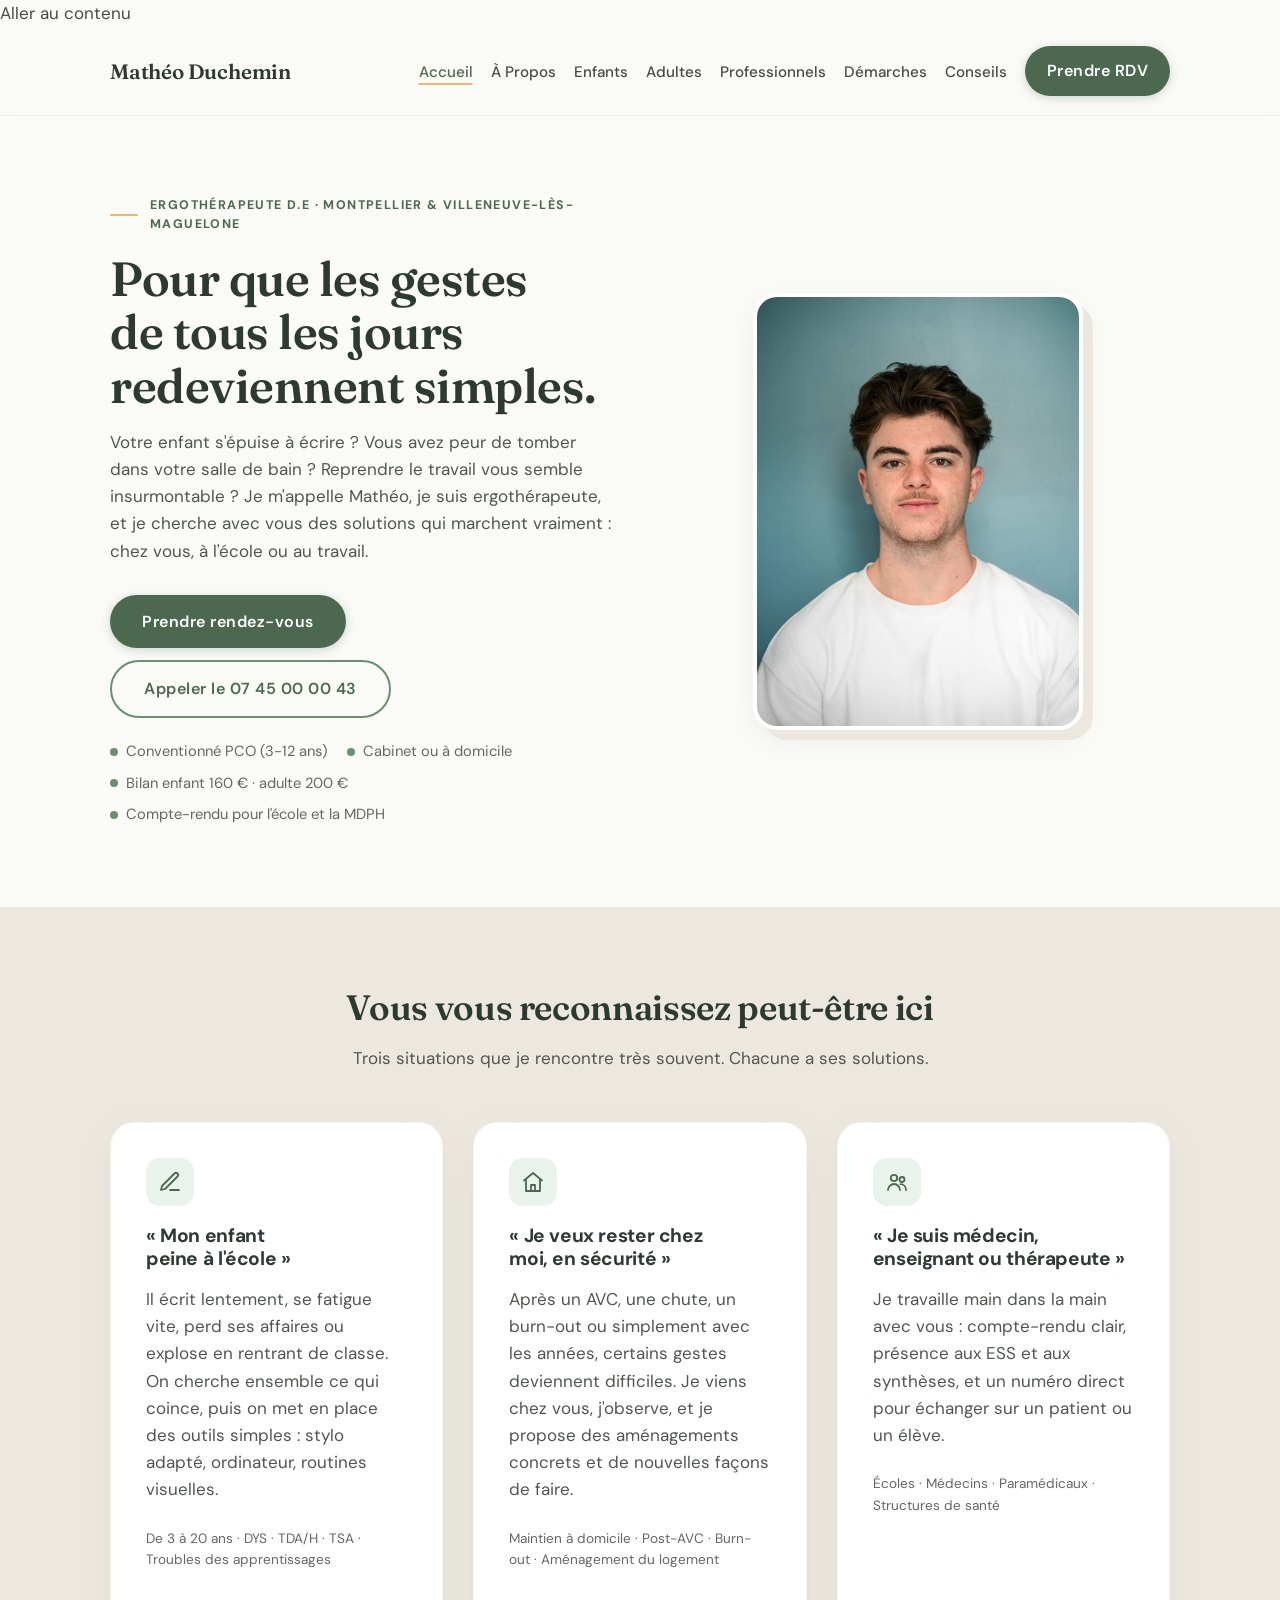
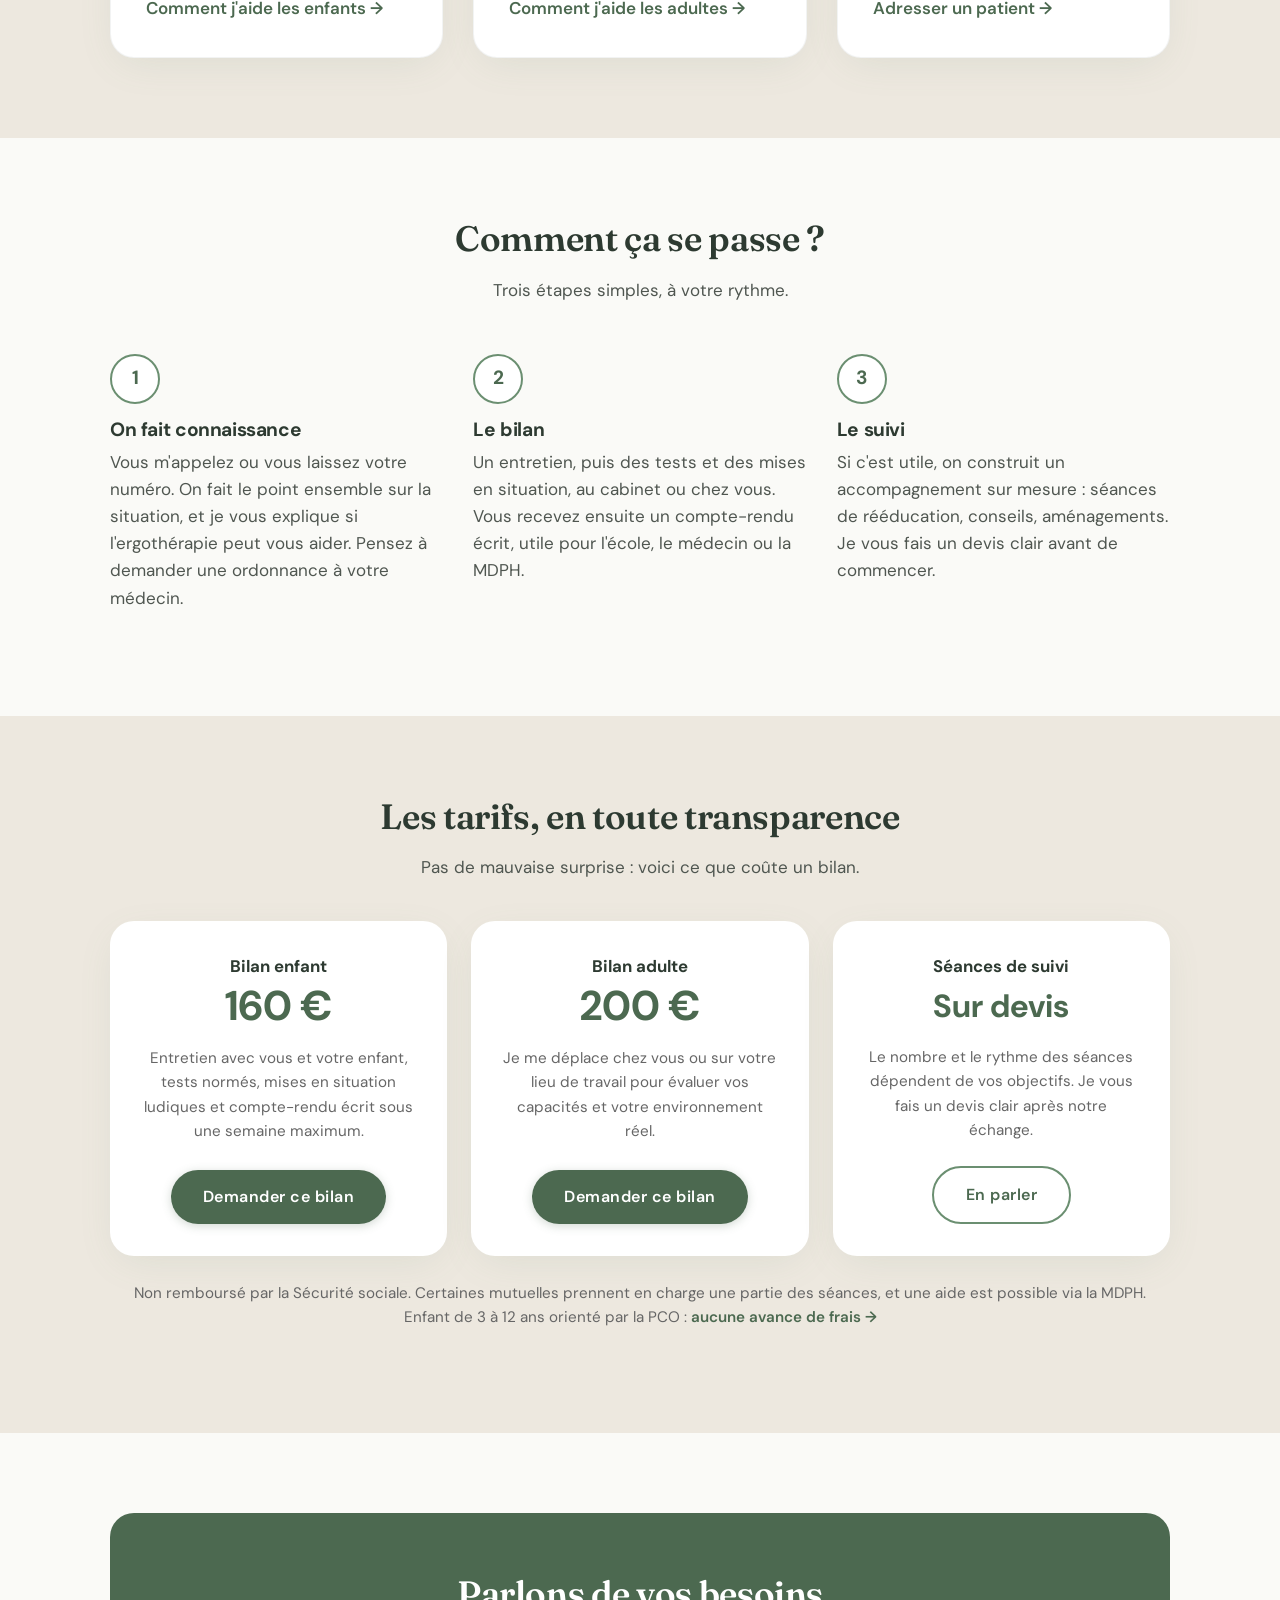
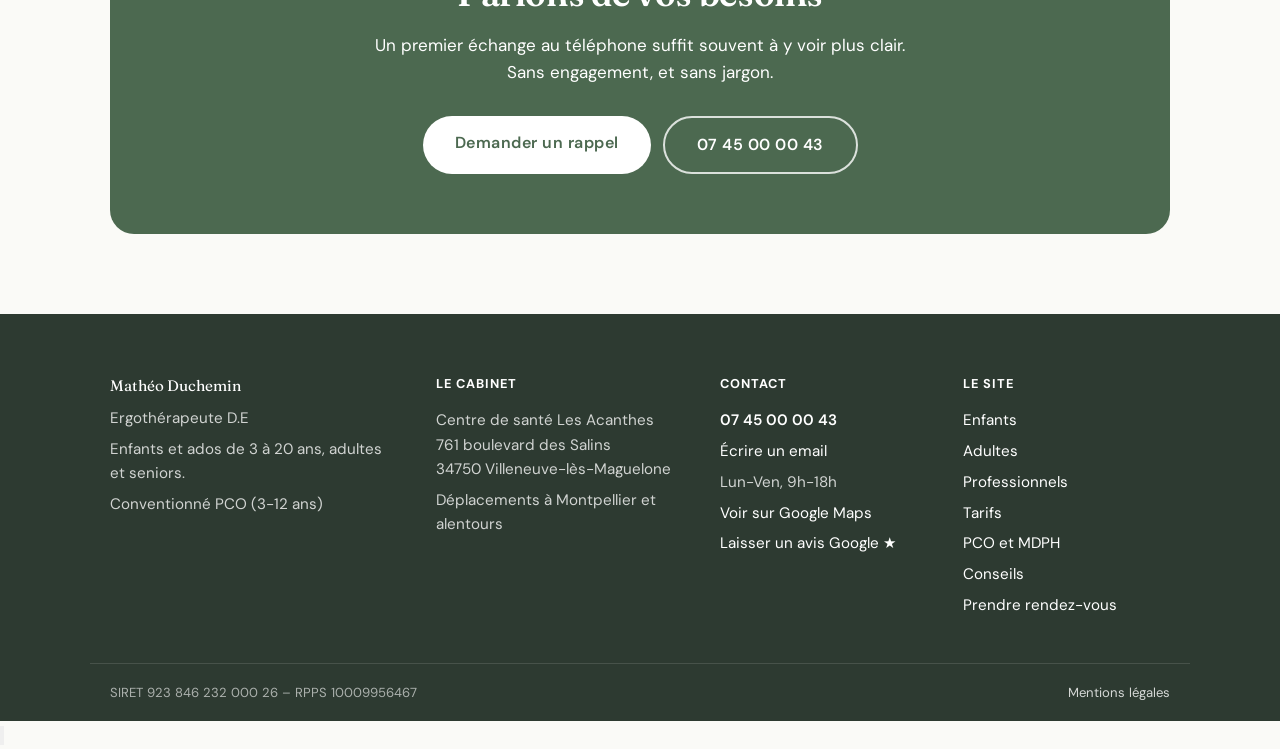
<file: index.html>
<!DOCTYPE html>
<html lang="fr">
<head>
    <meta charset="UTF-8">
    <meta name="viewport" content="width=device-width, initial-scale=1.0">
    <title>Mathéo Duchemin | Ergothérapeute à Montpellier</title>
    <meta name="description" content="Ergothérapeute à Montpellier et Villeneuve-lès-Maguelone, au cabinet et à domicile. Bilans enfants (160 €) et adultes (200 €) : DYS, TDA/H, TSA, AVC, maintien à domicile.">
    <link rel="canonical" href="https://www.ergotherapie-montpellier.fr/">
    <meta property="og:type" content="website">
    <meta property="og:locale" content="fr_FR">
    <meta property="og:site_name" content="Mathéo Duchemin, ergothérapeute">
    <meta property="og:title" content="Mathéo Duchemin | Ergothérapeute à Montpellier">
    <meta property="og:description" content="Ergothérapeute à Montpellier et Villeneuve-lès-Maguelone, au cabinet et à domicile. Bilans enfants (160 €) et adultes (200 €) : DYS, TDA/H, TSA, AVC, maintien à domicile.">
    <meta property="og:url" content="https://www.ergotherapie-montpellier.fr/">
    <meta property="og:image" content="https://www.ergotherapie-montpellier.fr/matheo-portrait.jpg">
    <meta property="og:image:width" content="900">
    <meta property="og:image:height" content="1200">
    <meta property="og:image:alt" content="Portrait de Mathéo Duchemin, ergothérapeute">
    <meta name="twitter:card" content="summary">
    <meta name="robots" content="index, follow">
    
    
    <link rel="icon" href="favicon.ico" sizes="48x48">
    <link rel="icon" type="image/png" sizes="192x192" href="icon-192.png">
    <link rel="apple-touch-icon" href="apple-touch-icon.png">
    <link href="https://fonts.googleapis.com/css2?family=DM+Sans:wght@400;500;700&family=Fraunces:opsz,wght@9..144,600&display=swap" rel="stylesheet">
    <link rel="stylesheet" href="style.css">
    <script type="application/ld+json">{"@context": "https://schema.org", "@type": "MedicalBusiness", "name": "Mathéo Duchemin - Ergothérapeute", "description": "Ergothérapeute D.E à Villeneuve-lès-Maguelone : enfants et ados de 3 à 20 ans, adultes et seniors. Au cabinet, à domicile et à l'école, à Montpellier et alentours. Conventionné PCO (3-12 ans).", "url": "https://www.ergotherapie-montpellier.fr/", "logo": "https://www.ergotherapie-montpellier.fr/favicon.png", "image": "https://www.ergotherapie-montpellier.fr/matheo-portrait.jpg", "telephone": "+33745000043", "email": "matheoduchemin.ergo@gmail.com", "address": {"@type": "PostalAddress", "streetAddress": "Centre de santé Les Acanthes, 761 boulevard des Salins", "postalCode": "34750", "addressLocality": "Villeneuve-lès-Maguelone", "addressCountry": "FR"}, "geo": {"@type": "GeoCoordinates", "latitude": 43.5267649, "longitude": 3.8552357}, "openingHoursSpecification": [{"@type": "OpeningHoursSpecification", "dayOfWeek": ["Monday", "Tuesday", "Wednesday", "Thursday", "Friday"], "opens": "09:00", "closes": "18:00"}], "areaServed": ["Montpellier", "Villeneuve-lès-Maguelone", "Lattes", "Saint-Jean-de-Védas", "Juvignac", "Lavérune", "Saint-Georges-d'Orques", "Grabels"], "sameAs": ["https://maps.google.com/?cid=7769833148488688692"]}</script>
</head>
<body>
    <a href="#contenu" class="skip-link">Aller au contenu</a>

    <nav class="navbar">
        <div class="container nav-container">
            <div class="brand"><a href="index.html">Mathéo Duchemin</a></div>
            <ul class="nav-menu">
                <li><a href="index.html" class="nav-link active">Accueil</a></li>
                <li><a href="a-propos.html" class="nav-link">À Propos</a></li>
                <li><a href="enfants.html" class="nav-link">Enfants</a></li>
                <li><a href="adultes.html" class="nav-link">Adultes</a></li>
                <li><a href="pros.html" class="nav-link">Professionnels</a></li>
                <li><a href="demarches.html" class="nav-link">Démarches</a></li>
                <li><a href="conseils.html" class="nav-link">Conseils</a></li>
                <li><a href="contact.html" class="btn btn-primary">Prendre RDV</a></li>
            </ul>
        </div>
    </nav>

    <main id="contenu" tabindex="-1">

    <!-- HERO -->
    <section class="section-padding">
        <div class="container grid-2">
            <div class="hero-content">
                <span class="hero-tag"><span>Ergothérapeute D.E<span class="tag-extra"> · Montpellier & Villeneuve-lès-Maguelone</span></span></span>
                <h1>Pour que les gestes de tous les jours redeviennent simples.</h1>
                <p>Votre enfant s'épuise à écrire ? Vous avez peur de tomber dans votre salle de bain ? Reprendre le travail vous semble insurmontable ? Je m'appelle Mathéo, je suis ergothérapeute, et je cherche avec vous des solutions qui marchent vraiment : chez vous, à l'école ou au travail.</p>
                <div class="hero-actions">
                    <a href="contact.html" class="btn btn-primary">Prendre rendez-vous</a>
                    <a href="tel:+33745000043" class="btn btn-outline">Appeler le 07 45 00 00 43</a>
                </div>
                <ul class="hero-reassurance">
                    <li>Conventionné PCO (3-12 ans)</li>
                    <li>Cabinet ou à domicile</li>
                    <li>Bilan enfant 160 € · adulte 200 €</li>
                    <li>Compte-rendu pour l'école et la MDPH</li>
                </ul>
            </div>
            <div class="hero-image">
                <img src="matheo-portrait.jpg" alt="Portrait de Mathéo Duchemin, ergothérapeute à Montpellier" width="900" height="1200" style="width: 100%; max-height: 450px; object-fit: cover; object-position: center 25%;">
            </div>
        </div>
    </section>

    <!-- SITUATIONS -->
    <section class="section-padding bg-beige">
        <div class="container">
            <div class="text-center" style="max-width: 700px; margin: 0 auto 50px auto;">
                <h2 style="margin-bottom: 1rem;">Vous vous reconnaissez peut-être ici</h2>
                <p>Trois situations que je rencontre très souvent. Chacune a ses solutions.</p>
            </div>
            
            <div class="grid-3">
                <div class="card">
                    <div class="card-icon" aria-hidden="true">
                        <svg viewBox="0 0 24 24"><path d="M12 20h9"/><path d="M16.5 3.5a2.1 2.1 0 0 1 3 3L7 19l-4 1 1-4Z"/></svg>
                    </div>
                    <h3>« Mon enfant peine à l'école »</h3>
                    <p>Il écrit lentement, se fatigue vite, perd ses affaires ou explose en rentrant de classe. On cherche ensemble ce qui coince, puis on met en place des outils simples : stylo adapté, ordinateur, routines visuelles.</p>
                    <p class="text-muted" style="font-size: 0.85rem;">De 3 à 20 ans · DYS · TDA/H · TSA · Troubles des apprentissages</p>
                    <a href="enfants.html" class="card-link">Comment j'aide les enfants →</a>
                </div>

                <div class="card">
                    <div class="card-icon" aria-hidden="true">
                        <svg viewBox="0 0 24 24"><path d="M3 10.5 12 3l9 7.5"/><path d="M5 9.5V21h14V9.5"/><path d="M10 21v-6h4v6"/></svg>
                    </div>
                    <h3>« Je veux rester chez moi, en sécurité »</h3>
                    <p>Après un AVC, une chute, un burn-out ou simplement avec les années, certains gestes deviennent difficiles. Je viens chez vous, j'observe, et je propose des aménagements concrets et de nouvelles façons de faire.</p>
                    <p class="text-muted" style="font-size: 0.85rem;">Maintien à domicile · Post-AVC · Burn-out · Aménagement du logement</p>
                    <a href="adultes.html" class="card-link">Comment j'aide les adultes →</a>
                </div>

                <div class="card">
                    <div class="card-icon" aria-hidden="true">
                        <svg viewBox="0 0 24 24"><circle cx="9" cy="8" r="3.2"/><circle cx="17" cy="9.5" r="2.5"/><path d="M3 20c0-3.3 2.7-6 6-6s6 2.7 6 6"/><path d="M15.5 14.2c3 .1 5.5 2.4 5.5 5.8"/></svg>
                    </div>
                    <h3>« Je suis médecin, enseignant ou thérapeute »</h3>
                    <p>Je travaille main dans la main avec vous : compte-rendu clair, présence aux ESS et aux synthèses, et un numéro direct pour échanger sur un patient ou un élève.</p>
                    <p class="text-muted" style="font-size: 0.85rem;">Écoles · Médecins · Paramédicaux · Structures de santé</p>
                    <a href="pros.html" class="card-link">Adresser un patient →</a>
                </div>
            </div>
        </div>
    </section>

    <!-- DÉROULEMENT -->
    <section class="section-padding">
        <div class="container">
            <div class="text-center" style="max-width: 700px; margin: 0 auto 50px auto;">
                <h2 style="margin-bottom: 1rem;">Comment ça se passe ?</h2>
                <p>Trois étapes simples, à votre rythme.</p>
            </div>
            <div class="steps">
                <div class="step">
                    <h3>On fait connaissance</h3>
                    <p>Vous m'appelez ou vous laissez votre numéro. On fait le point ensemble sur la situation, et je vous explique si l'ergothérapie peut vous aider. Pensez à demander une ordonnance à votre médecin.</p>
                </div>
                <div class="step">
                    <h3>Le bilan</h3>
                    <p>Un entretien, puis des tests et des mises en situation, au cabinet ou chez vous. Vous recevez ensuite un compte-rendu écrit, utile pour l'école, le médecin ou la MDPH.</p>
                </div>
                <div class="step">
                    <h3>Le suivi</h3>
                    <p>Si c'est utile, on construit un accompagnement sur mesure : séances de rééducation, conseils, aménagements. Je vous fais un devis clair avant de commencer.</p>
                </div>
            </div>
        </div>
    </section>

    <!-- TARIFS -->
    <section class="section-padding bg-beige" id="tarifs">
        <div class="container">
            <div class="text-center" style="max-width: 640px; margin: 0 auto 40px auto;">
                <h2 style="margin-bottom: 1rem;">Les tarifs, en toute transparence</h2>
                <p>Pas de mauvaise surprise : voici ce que coûte un bilan.</p>
            </div>
            <div class="price-grid">
                <div class="price-card">
                    <p class="price-label">Bilan enfant</p>
                    <p class="price-amount">160 €</p>
                    <p class="price-detail">Entretien avec vous et votre enfant, tests normés, mises en situation ludiques et compte-rendu écrit sous une semaine maximum.</p>
                    <a href="contact.html?objet=enfant#rdv-form" class="btn btn-primary">Demander ce bilan</a>
                </div>
                <div class="price-card">
                    <p class="price-label">Bilan adulte</p>
                    <p class="price-amount">200 €</p>
                    <p class="price-detail">Je me déplace chez vous ou sur votre lieu de travail pour évaluer vos capacités et votre environnement réel.</p>
                    <a href="contact.html?objet=adulte#rdv-form" class="btn btn-primary">Demander ce bilan</a>
                </div>
                <div class="price-card">
                    <p class="price-label">Séances de suivi</p>
                    <p class="price-amount price-amount-text">Sur devis</p>
                    <p class="price-detail">Le nombre et le rythme des séances dépendent de vos objectifs. Je vous fais un devis clair après notre échange.</p>
                    <a href="contact.html?objet=suivi#rdv-form" class="btn btn-outline">En parler</a>
                </div>
            </div>
            <p class="text-center text-muted" style="margin-top: 25px;">Non remboursé par la Sécurité sociale. Certaines mutuelles prennent en charge une partie des séances, et une aide est possible via la MDPH. Enfant de 3 à 12 ans orienté par la PCO : <a href="demarches.html#pco" class="card-link">aucune avance de frais →</a></p>
        </div>
    </section>

    <!-- CTA FINAL -->
    <section class="section-padding">
        <div class="container">
            <div class="cta-final">
                <h2>Parlons de vos besoins</h2>
                <p>Un premier échange au téléphone suffit souvent à y voir plus clair. Sans engagement, et sans jargon.</p>
                <div class="hero-actions">
                    <a href="contact.html" class="btn btn-light">Demander un rappel</a>
                    <a href="tel:+33745000043" class="btn btn-ghost">07 45 00 00 43</a>
                </div>
            </div>
        </div>
    </section>

    </main>

    <footer class="site-footer">
        <div class="container footer-grid">
            <div>
                <p class="footer-brand">Mathéo Duchemin</p>
                <p>Ergothérapeute D.E</p>
                <p>Enfants et ados de 3 à 20 ans, adultes et seniors.</p>
                <p>Conventionné PCO (3-12 ans)</p>
            </div>
            <div>
                <p class="footer-title">Le cabinet</p>
                <p>Centre de santé Les Acanthes<br>761 boulevard des Salins<br>34750 Villeneuve-lès-Maguelone</p>
                <p>Déplacements à Montpellier et alentours</p>
            </div>
            <div>
                <p class="footer-title">Contact</p>
                <p><a href="tel:+33745000043">07 45 00 00 43</a></p>
                <p><a href="mailto:matheoduchemin.ergo@gmail.com">Écrire un email</a></p>
                <p>Lun-Ven, 9h-18h</p>
                <p><a href="https://maps.google.com/?cid=7769833148488688692" target="_blank" rel="noopener">Voir sur Google Maps</a></p>
                <p><a href="https://maps.google.com/?cid=7769833148488688692" target="_blank" rel="noopener">Laisser un avis Google ★</a></p>
            </div>
            <div>
                <p class="footer-title">Le site</p>
                <ul class="footer-links">
                    <li><a href="enfants.html">Enfants</a></li>
                    <li><a href="adultes.html">Adultes</a></li>
                    <li><a href="pros.html">Professionnels</a></li>
                    <li><a href="contact.html#tarifs">Tarifs</a></li>
                    <li><a href="demarches.html">PCO et MDPH</a></li>
                    <li><a href="conseils.html">Conseils</a></li>
                    <li><a href="contact.html">Prendre rendez-vous</a></li>
                </ul>
            </div>
        </div>
        <div class="container footer-bottom">
            <span>SIRET 923 846 232 000 26 – RPPS 10009956467</span>
            <a href="mentions.html">Mentions légales</a>
        </div>
    </footer>

    <div class="mobile-cta">
        <a href="tel:+33745000043" class="btn btn-primary">Appeler</a>
        <a href="contact.html" class="btn btn-outline">Être rappelé(e)</a>
    </div>

    <script src="site.js" defer></script>
</body>

</html>
</file>
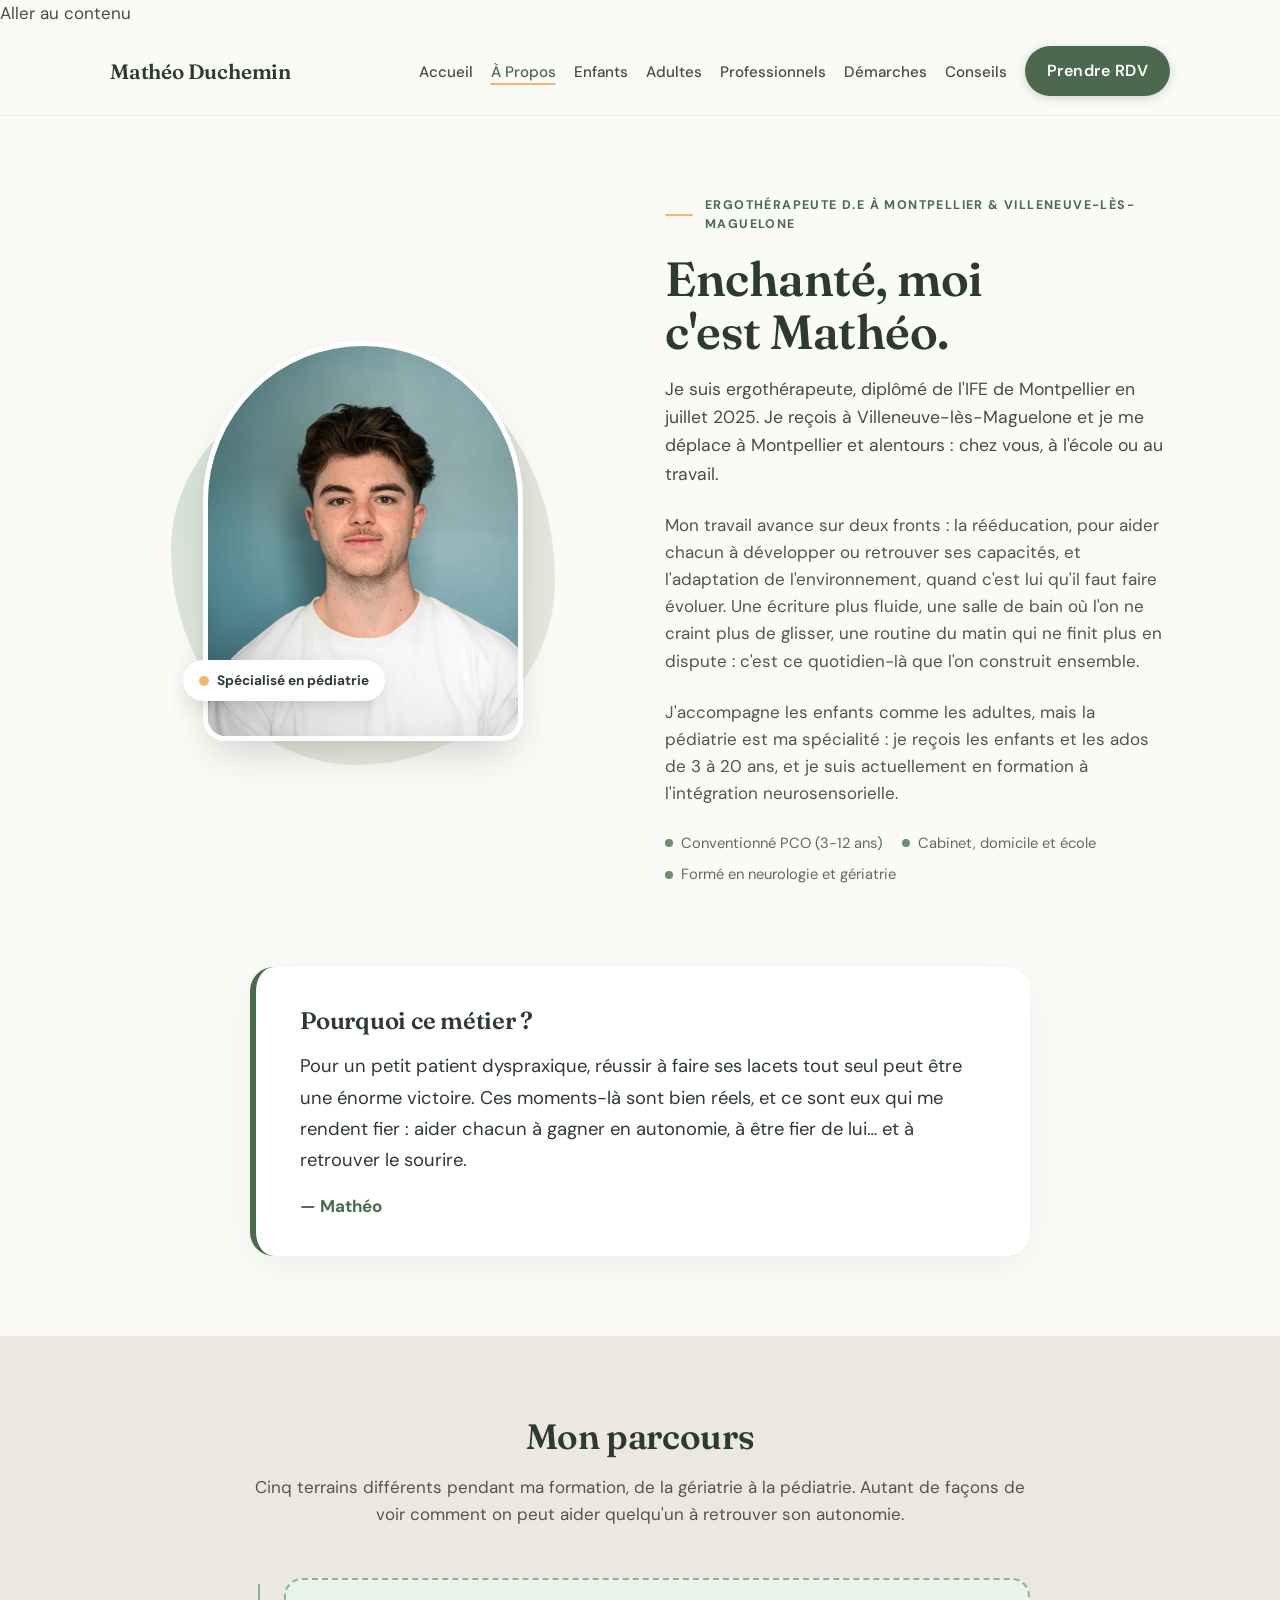
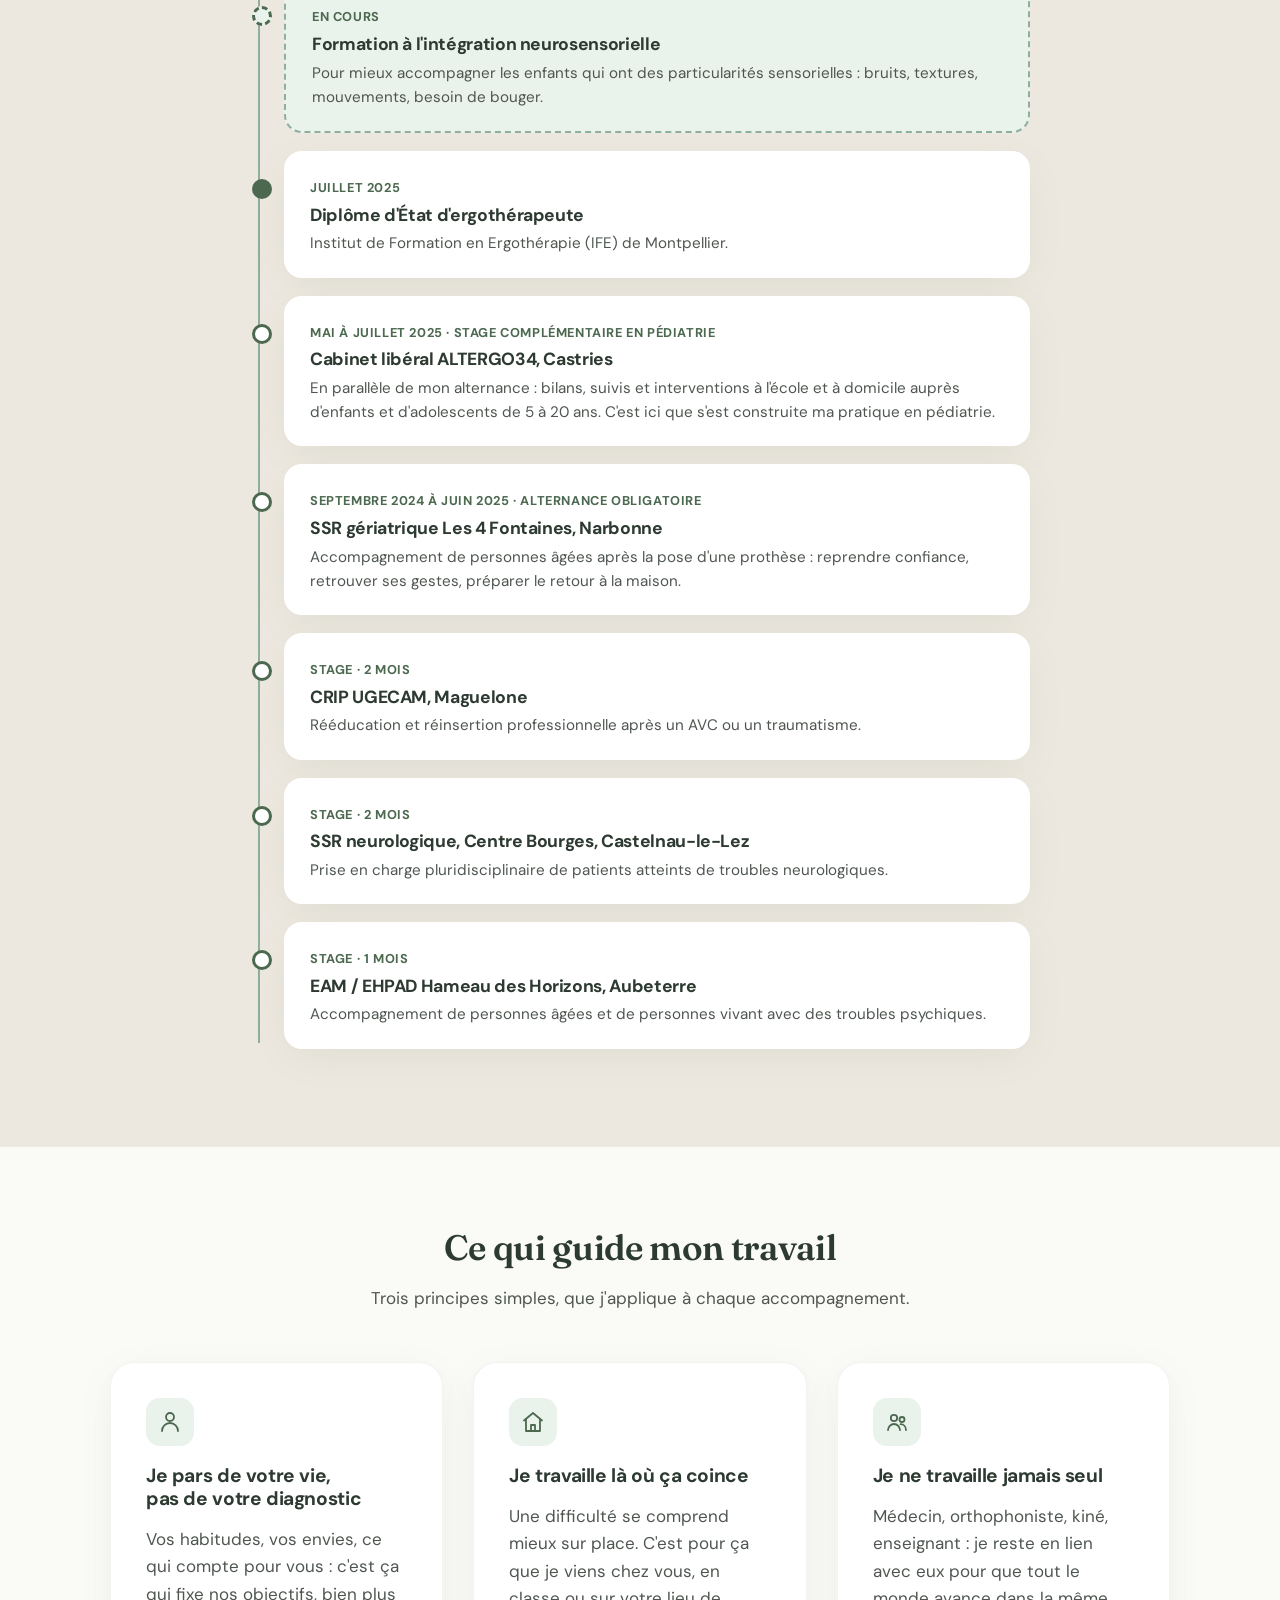
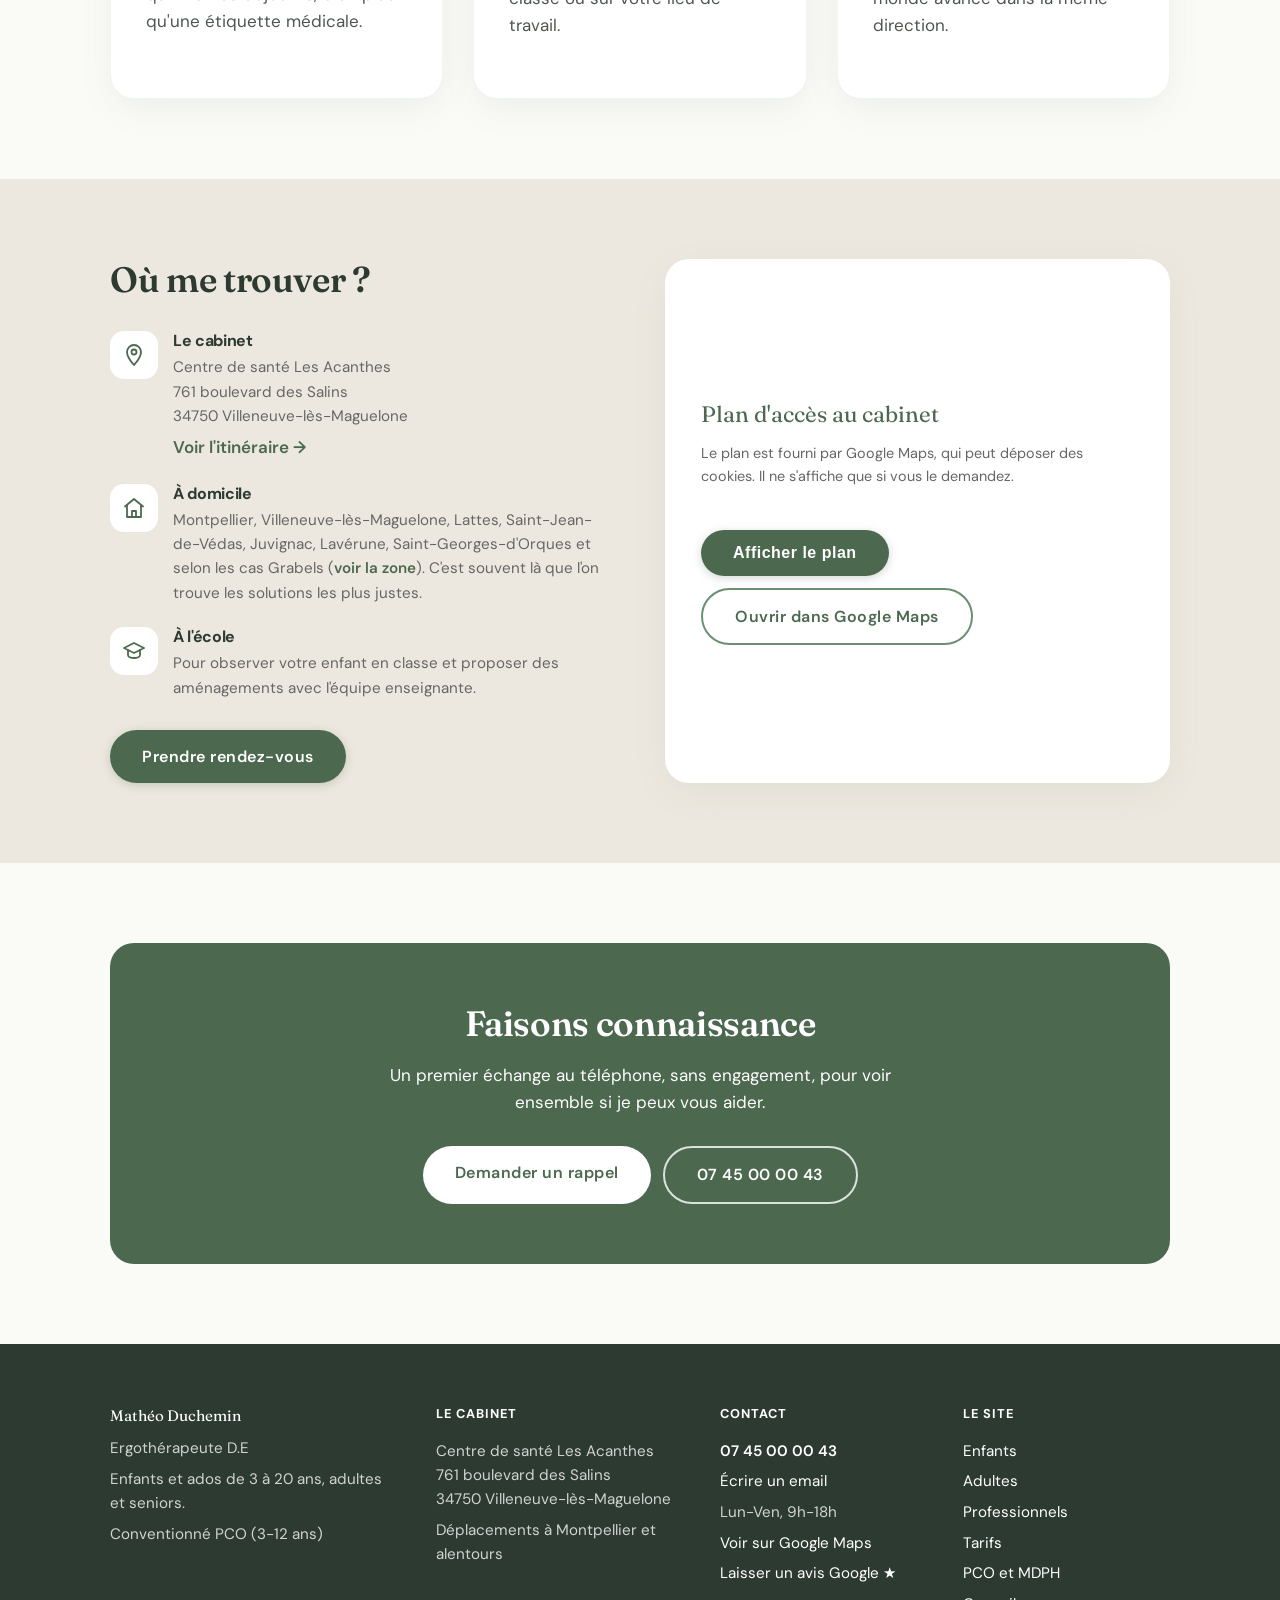
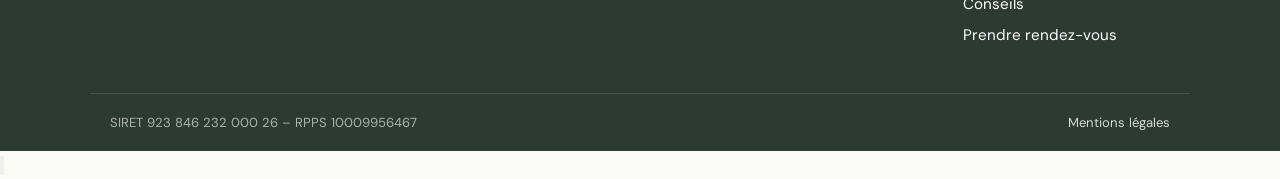
<file: a-propos.html>
<!DOCTYPE html>
<html lang="fr">
<head>
    <meta charset="UTF-8">
    <meta name="viewport" content="width=device-width, initial-scale=1.0">
    <title>À propos | Mathéo Duchemin, ergothérapeute à Montpellier</title>
    <meta name="description" content="Mathéo Duchemin, ergothérapeute D.E diplômé de l'IFE de Montpellier, spécialisé en pédiatrie. Cabinet à Villeneuve-lès-Maguelone, interventions à domicile et à l'école.">
    <link rel="canonical" href="https://www.ergotherapie-montpellier.fr/a-propos.html">
    <meta property="og:type" content="website">
    <meta property="og:locale" content="fr_FR">
    <meta property="og:site_name" content="Mathéo Duchemin, ergothérapeute">
    <meta property="og:title" content="À propos | Mathéo Duchemin, ergothérapeute à Montpellier">
    <meta property="og:description" content="Mathéo Duchemin, ergothérapeute D.E diplômé de l'IFE de Montpellier, spécialisé en pédiatrie. Cabinet à Villeneuve-lès-Maguelone, interventions à domicile et à l'école.">
    <meta property="og:url" content="https://www.ergotherapie-montpellier.fr/a-propos.html">
    <meta property="og:image" content="https://www.ergotherapie-montpellier.fr/matheo-portrait.jpg">
    <meta property="og:image:width" content="900">
    <meta property="og:image:height" content="1200">
    <meta property="og:image:alt" content="Portrait de Mathéo Duchemin, ergothérapeute">
    <meta name="twitter:card" content="summary">
    <meta name="robots" content="index, follow">
    <link rel="icon" href="favicon.ico" sizes="48x48">
    <link rel="icon" type="image/png" sizes="192x192" href="icon-192.png">
    <link rel="apple-touch-icon" href="apple-touch-icon.png">
    <link href="https://fonts.googleapis.com/css2?family=DM+Sans:wght@400;500;700&family=Fraunces:opsz,wght@9..144,600&display=swap" rel="stylesheet">
    <link rel="stylesheet" href="style.css">
    <style>
        .map-frame { width: 100%; height: 100%; min-height: 400px; border: none; border-radius: var(--radius-card); box-shadow: var(--shadow-soft); }
        .map-consent { min-height: 400px; height: 100%; display: flex; flex-direction: column; justify-content: center; gap: 4px; padding: 36px; background: white; border-radius: var(--radius-card); box-shadow: var(--shadow-soft); }
        .map-consent-title { font-family: var(--font-title); font-size: 1.4rem; color: var(--color-primary-dark); margin-bottom: .3rem; }
        .map-consent-note { font-size: .9rem; color: var(--color-text-muted); }
        .map-consent-actions { display: flex; flex-wrap: wrap; gap: 12px; margin-top: 14px; }
    </style>
    <script type="application/ld+json">{"@context": "https://schema.org", "@type": "Person", "@id": "https://www.ergotherapie-montpellier.fr/a-propos.html#matheo", "name": "Mathéo Duchemin", "jobTitle": "Ergothérapeute D.E", "url": "https://www.ergotherapie-montpellier.fr/a-propos.html", "image": "https://www.ergotherapie-montpellier.fr/matheo-portrait.jpg", "telephone": "+33745000043", "email": "matheoduchemin.ergo@gmail.com", "alumniOf": {"@type": "EducationalOrganization", "name": "Institut de Formation en Ergothérapie de Montpellier"}, "hasCredential": {"@type": "EducationalOccupationalCredential", "credentialCategory": "Diplôme d'État d'ergothérapeute"}, "identifier": {"@type": "PropertyValue", "propertyID": "RPPS", "value": "10009956467"}, "worksFor": {"@type": "MedicalBusiness", "name": "Mathéo Duchemin - Ergothérapeute", "url": "https://www.ergotherapie-montpellier.fr/"}, "workLocation": {"@type": "Place", "name": "Centre de santé Les Acanthes", "address": {"@type": "PostalAddress", "streetAddress": "761 boulevard des Salins", "postalCode": "34750", "addressLocality": "Villeneuve-lès-Maguelone", "addressCountry": "FR"}}, "knowsLanguage": "fr"}</script>
</head>
<body>
    <a href="#contenu" class="skip-link">Aller au contenu</a>

    <nav class="navbar">
        <div class="container nav-container">
            <div class="brand"><a href="index.html">Mathéo Duchemin</a></div>
            <ul class="nav-menu">
                <li><a href="index.html" class="nav-link">Accueil</a></li>
                <li><a href="a-propos.html" class="nav-link active">À Propos</a></li>
                <li><a href="enfants.html" class="nav-link">Enfants</a></li>
                <li><a href="adultes.html" class="nav-link">Adultes</a></li>
                <li><a href="pros.html" class="nav-link">Professionnels</a></li>
                <li><a href="demarches.html" class="nav-link">Démarches</a></li>
                <li><a href="conseils.html" class="nav-link">Conseils</a></li>
                <li><a href="contact.html" class="btn btn-primary">Prendre RDV</a></li>
            </ul>
        </div>
    </nav>

    <main id="contenu" tabindex="-1">

    <section class="section-padding">
        <div class="container grid-2">
            <div>
                <div class="portrait-round">
                    <img src="matheo-portrait.jpg" alt="Portrait de Mathéo Duchemin, ergothérapeute" width="900" height="1200">
                    <span class="portrait-badge">Spécialisé en pédiatrie</span>
                </div>
            </div>
            <div>
                <span class="hero-tag">Ergothérapeute D.E à Montpellier & Villeneuve-lès-Maguelone</span>
                <h1>Enchanté, moi c'est Mathéo.</h1>
                <p style="font-size: 1.1rem; color: var(--color-text-main);">Je suis ergothérapeute, diplômé de l'IFE de Montpellier en juillet 2025. Je reçois à Villeneuve-lès-Maguelone et je me déplace à Montpellier et alentours : chez vous, à l'école ou au travail.</p>
                <p>Mon travail avance sur deux fronts : la rééducation, pour aider chacun à développer ou retrouver ses capacités, et l'adaptation de l'environnement, quand c'est lui qu'il faut faire évoluer. Une écriture plus fluide, une salle de bain où l'on ne craint plus de glisser, une routine du matin qui ne finit plus en dispute : c'est ce quotidien-là que l'on construit ensemble.</p>
                <p>J'accompagne les enfants comme les adultes, mais la pédiatrie est ma spécialité : je reçois les enfants et les ados de 3 à 20 ans, et je suis actuellement en formation à l'intégration neurosensorielle.</p>
                <ul class="hero-reassurance">
                    <li>Conventionné PCO (3-12 ans)</li>
                    <li>Cabinet, domicile et école</li>
                    <li>Formé en neurologie et gériatrie</li>
                </ul>
            </div>
        </div>
    </section>

    <section class="section-padding" style="padding-top: 0;">
        <div class="container" style="max-width: 820px;">
            <blockquote class="why-quote">
                <h2>Pourquoi ce métier ?</h2>
                <p>Pour un petit patient dyspraxique, réussir à faire ses lacets tout seul peut être une énorme victoire. Ces moments-là sont bien réels, et ce sont eux qui me rendent fier : aider chacun à gagner en autonomie, à être fier de lui… et à retrouver le sourire.</p>
                <cite>Mathéo</cite>
            </blockquote>
        </div>
    </section>

    <section class="section-padding bg-beige">
        <div class="container" style="max-width: 820px;">
            <div class="text-center" style="margin: 0 auto 50px auto;">
                <h2 style="margin-bottom: 1rem;">Mon parcours</h2>
                <p>Cinq terrains différents pendant ma formation, de la gériatrie à la pédiatrie. Autant de façons de voir comment on peut aider quelqu'un à retrouver son autonomie.</p>
            </div>
            <ol class="timeline">
                <li class="timeline-next">
                    <span class="timeline-date">En cours</span>
                    <h3>Formation à l'intégration neurosensorielle</h3>
                    <p>Pour mieux accompagner les enfants qui ont des particularités sensorielles : bruits, textures, mouvements, besoin de bouger.</p>
                </li>
                <li>
                    <span class="timeline-date">Juillet 2025</span>
                    <h3>Diplôme d'État d'ergothérapeute</h3>
                    <p>Institut de Formation en Ergothérapie (IFE) de Montpellier.</p>
                </li>
                <li>
                    <span class="timeline-date">Mai à juillet 2025 · Stage complémentaire en pédiatrie</span>
                    <h3>Cabinet libéral ALTERGO34, Castries</h3>
                    <p>En parallèle de mon alternance : bilans, suivis et interventions à l'école et à domicile auprès d'enfants et d'adolescents de 5 à 20 ans. C'est ici que s'est construite ma pratique en pédiatrie.</p>
                </li>
                <li>
                    <span class="timeline-date">Septembre 2024 à juin 2025 · Alternance obligatoire</span>
                    <h3>SSR gériatrique Les 4 Fontaines, Narbonne</h3>
                    <p>Accompagnement de personnes âgées après la pose d'une prothèse : reprendre confiance, retrouver ses gestes, préparer le retour à la maison.</p>
                </li>
                <li>
                    <span class="timeline-date">Stage · 2 mois</span>
                    <h3>CRIP UGECAM, Maguelone</h3>
                    <p>Rééducation et réinsertion professionnelle après un AVC ou un traumatisme.</p>
                </li>
                <li>
                    <span class="timeline-date">Stage · 2 mois</span>
                    <h3>SSR neurologique, Centre Bourges, Castelnau-le-Lez</h3>
                    <p>Prise en charge pluridisciplinaire de patients atteints de troubles neurologiques.</p>
                </li>
                <li>
                    <span class="timeline-date">Stage · 1 mois</span>
                    <h3>EAM / EHPAD Hameau des Horizons, Aubeterre</h3>
                    <p>Accompagnement de personnes âgées et de personnes vivant avec des troubles psychiques.</p>
                </li>
            </ol>
        </div>
    </section>

    <section class="section-padding">
        <div class="container">
            <div class="text-center" style="max-width: 700px; margin: 0 auto 50px auto;">
                <h2 style="margin-bottom: 1rem;">Ce qui guide mon travail</h2>
                <p>Trois principes simples, que j'applique à chaque accompagnement.</p>
            </div>
            <div class="grid-3">
                <div class="card">
                    <div class="card-icon" aria-hidden="true"><svg viewBox="0 0 24 24"><circle cx="12" cy="7" r="4"/><path d="M4 21c0-4.4 3.6-8 8-8s8 3.6 8 8"/></svg></div>
                    <h3>Je pars de votre vie, pas de votre diagnostic</h3>
                    <p>Vos habitudes, vos envies, ce qui compte pour vous : c'est ça qui fixe nos objectifs, bien plus qu'une étiquette médicale.</p>
                </div>
                <div class="card">
                    <div class="card-icon" aria-hidden="true"><svg viewBox="0 0 24 24"><path d="M3 10.5 12 3l9 7.5"/><path d="M5 9.5V21h14V9.5"/><path d="M10 21v-6h4v6"/></svg></div>
                    <h3>Je travaille là où ça coince</h3>
                    <p>Une difficulté se comprend mieux sur place. C'est pour ça que je viens chez vous, en classe ou sur votre lieu de travail.</p>
                </div>
                <div class="card">
                    <div class="card-icon" aria-hidden="true"><svg viewBox="0 0 24 24"><circle cx="9" cy="8" r="3.2"/><circle cx="17" cy="9.5" r="2.5"/><path d="M3 20c0-3.3 2.7-6 6-6s6 2.7 6 6"/><path d="M15.5 14.2c3 .1 5.5 2.4 5.5 5.8"/></svg></div>
                    <h3>Je ne travaille jamais seul</h3>
                    <p>Médecin, orthophoniste, kiné, enseignant : je reste en lien avec eux pour que tout le monde avance dans la même direction.</p>
                </div>
            </div>
        </div>
    </section>

    <section class="section-padding bg-beige">
        <div class="container">
            <div class="grid-2" style="align-items: stretch;">
                <div>
                    <h2 style="margin-bottom: 30px;">Où me trouver ?</h2>
                    <div class="location-item">
                        <div class="card-icon" aria-hidden="true"><svg viewBox="0 0 24 24"><path d="M12 22s7-7.75 7-13a7 7 0 0 0-14 0c0 5.25 7 13 7 13Z"/><circle cx="12" cy="9" r="2.5"/></svg></div>
                        <div>
                            <h3 style="margin-bottom: 5px; font-size: 1rem;">Le cabinet</h3>
                            <p style="margin: 0;" class="text-muted">Centre de santé Les Acanthes<br>761 boulevard des Salins<br>34750 Villeneuve-lès-Maguelone</p>
                            <p style="margin: 6px 0 0;"><a class="card-link" href="https://www.google.com/maps/search/?api=1&query=Centre+de+sant%C3%A9+Les+Acanthes,+761+boulevard+des+Salins,+34750+Villeneuve-l%C3%A8s-Maguelone" target="_blank" rel="noopener">Voir l'itinéraire →</a></p>
                        </div>
                    </div>
                    <div class="location-item">
                        <div class="card-icon" aria-hidden="true"><svg viewBox="0 0 24 24"><path d="M3 10.5 12 3l9 7.5"/><path d="M5 9.5V21h14V9.5"/><path d="M10 21v-6h4v6"/></svg></div>
                        <div>
                            <h3 style="margin-bottom: 5px; font-size: 1rem;">À domicile</h3>
                            <p style="margin: 0;" class="text-muted">Montpellier, Villeneuve-lès-Maguelone, Lattes, Saint-Jean-de-Védas, Juvignac, Lavérune, Saint-Georges-d'Orques et selon les cas Grabels (<a class="card-link" href="contact.html#zone">voir la zone</a>). C'est souvent là que l'on trouve les solutions les plus justes.</p>
                        </div>
                    </div>
                    <div class="location-item">
                        <div class="card-icon" aria-hidden="true"><svg viewBox="0 0 24 24"><path d="M2 9l10-5 10 5-10 5Z"/><path d="M6 11v5c0 1.7 2.7 3 6 3s6-1.3 6-3v-5"/></svg></div>
                        <div>
                            <h3 style="margin-bottom: 5px; font-size: 1rem;">À l'école</h3>
                            <p style="margin: 0;" class="text-muted">Pour observer votre enfant en classe et proposer des aménagements avec l'équipe enseignante.</p>
                        </div>
                    </div>
                    <div class="hero-actions">
                        <a href="contact.html" class="btn btn-primary">Prendre rendez-vous</a>
                    </div>
                </div>
                <div style="min-height: 400px;">
                    <div class="map-consent" data-map-src="https://www.google.com/maps?q=Centre+de+sant%C3%A9+Les+Acanthes,+761+boulevard+des+Salins,+34750+Villeneuve-l%C3%A8s-Maguelone&output=embed" data-map-title="Plan d'accès au cabinet, Centre de santé Les Acanthes">
                        <p class="map-consent-title">Plan d'accès au cabinet</p>
                        <p class="map-consent-note">Le plan est fourni par Google Maps, qui peut déposer des cookies. Il ne s'affiche que si vous le demandez.</p>
                        <div class="map-consent-actions">
                            <button type="button" class="btn btn-primary" data-map-load>Afficher le plan</button>
                            <a href="https://maps.google.com/?cid=7769833148488688692" class="btn btn-outline" target="_blank" rel="noopener">Ouvrir dans Google Maps</a>
                        </div>
                    </div>
                </div>
            </div>
        </div>
    </section>

    <section class="section-padding">
        <div class="container">
            <div class="cta-final">
                <h2>Faisons connaissance</h2>
                <p>Un premier échange au téléphone, sans engagement, pour voir ensemble si je peux vous aider.</p>
                <div class="hero-actions">
                    <a href="contact.html" class="btn btn-light">Demander un rappel</a>
                    <a href="tel:+33745000043" class="btn btn-ghost">07 45 00 00 43</a>
                </div>
            </div>
        </div>
    </section>

    </main>

    <footer class="site-footer">
        <div class="container footer-grid">
            <div>
                <p class="footer-brand">Mathéo Duchemin</p>
                <p>Ergothérapeute D.E</p>
                <p>Enfants et ados de 3 à 20 ans, adultes et seniors.</p>
                <p>Conventionné PCO (3-12 ans)</p>
            </div>
            <div>
                <p class="footer-title">Le cabinet</p>
                <p>Centre de santé Les Acanthes<br>761 boulevard des Salins<br>34750 Villeneuve-lès-Maguelone</p>
                <p>Déplacements à Montpellier et alentours</p>
            </div>
            <div>
                <p class="footer-title">Contact</p>
                <p><a href="tel:+33745000043">07 45 00 00 43</a></p>
                <p><a href="mailto:matheoduchemin.ergo@gmail.com">Écrire un email</a></p>
                <p>Lun-Ven, 9h-18h</p>
                <p><a href="https://maps.google.com/?cid=7769833148488688692" target="_blank" rel="noopener">Voir sur Google Maps</a></p>
                <p><a href="https://maps.google.com/?cid=7769833148488688692" target="_blank" rel="noopener">Laisser un avis Google ★</a></p>
            </div>
            <div>
                <p class="footer-title">Le site</p>
                <ul class="footer-links">
                    <li><a href="enfants.html">Enfants</a></li>
                    <li><a href="adultes.html">Adultes</a></li>
                    <li><a href="pros.html">Professionnels</a></li>
                    <li><a href="contact.html#tarifs">Tarifs</a></li>
                    <li><a href="demarches.html">PCO et MDPH</a></li>
                    <li><a href="conseils.html">Conseils</a></li>
                    <li><a href="contact.html">Prendre rendez-vous</a></li>
                </ul>
            </div>
        </div>
        <div class="container footer-bottom">
            <span>SIRET 923 846 232 000 26 – RPPS 10009956467</span>
            <a href="mentions.html">Mentions légales</a>
        </div>
    </footer>

    <div class="mobile-cta">
        <a href="tel:+33745000043" class="btn btn-primary">Appeler</a>
        <a href="contact.html" class="btn btn-outline">Être rappelé(e)</a>
    </div>

    <script src="site.js" defer></script>
</body>

</html>
</file>
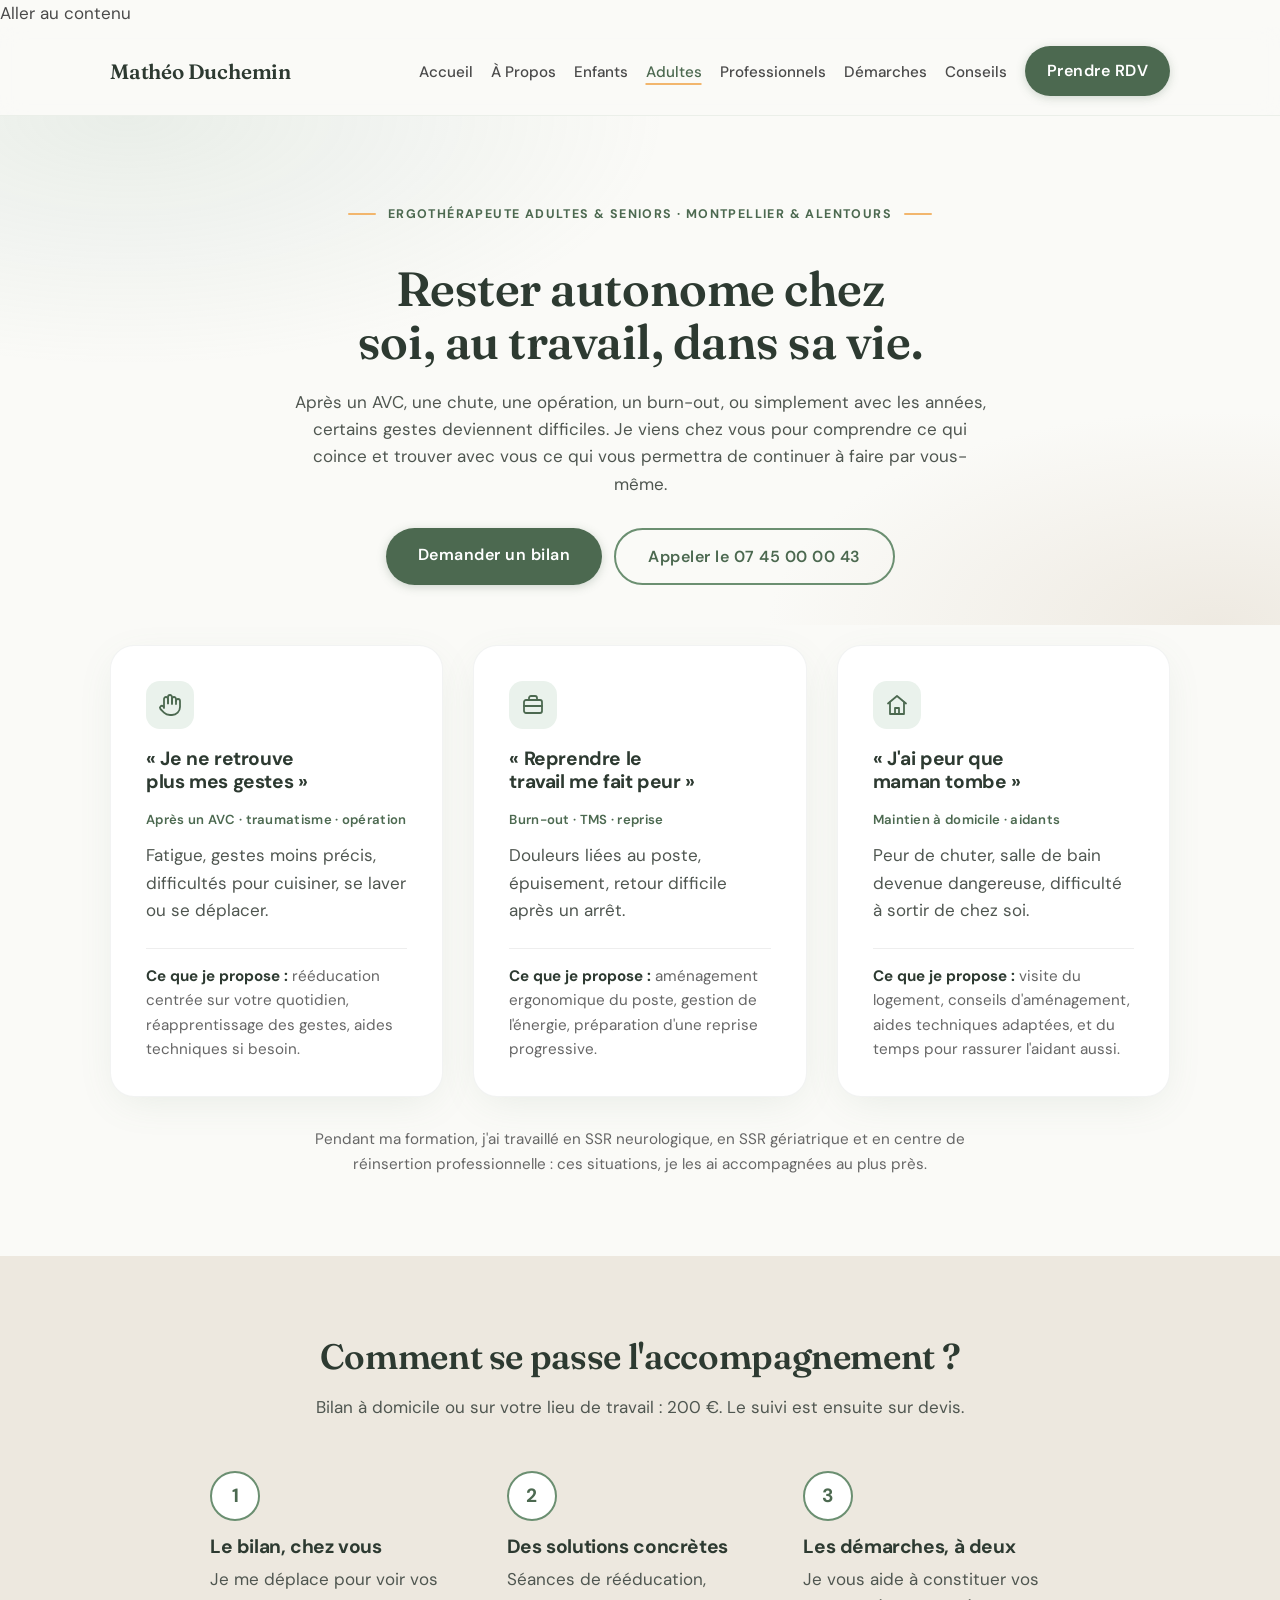
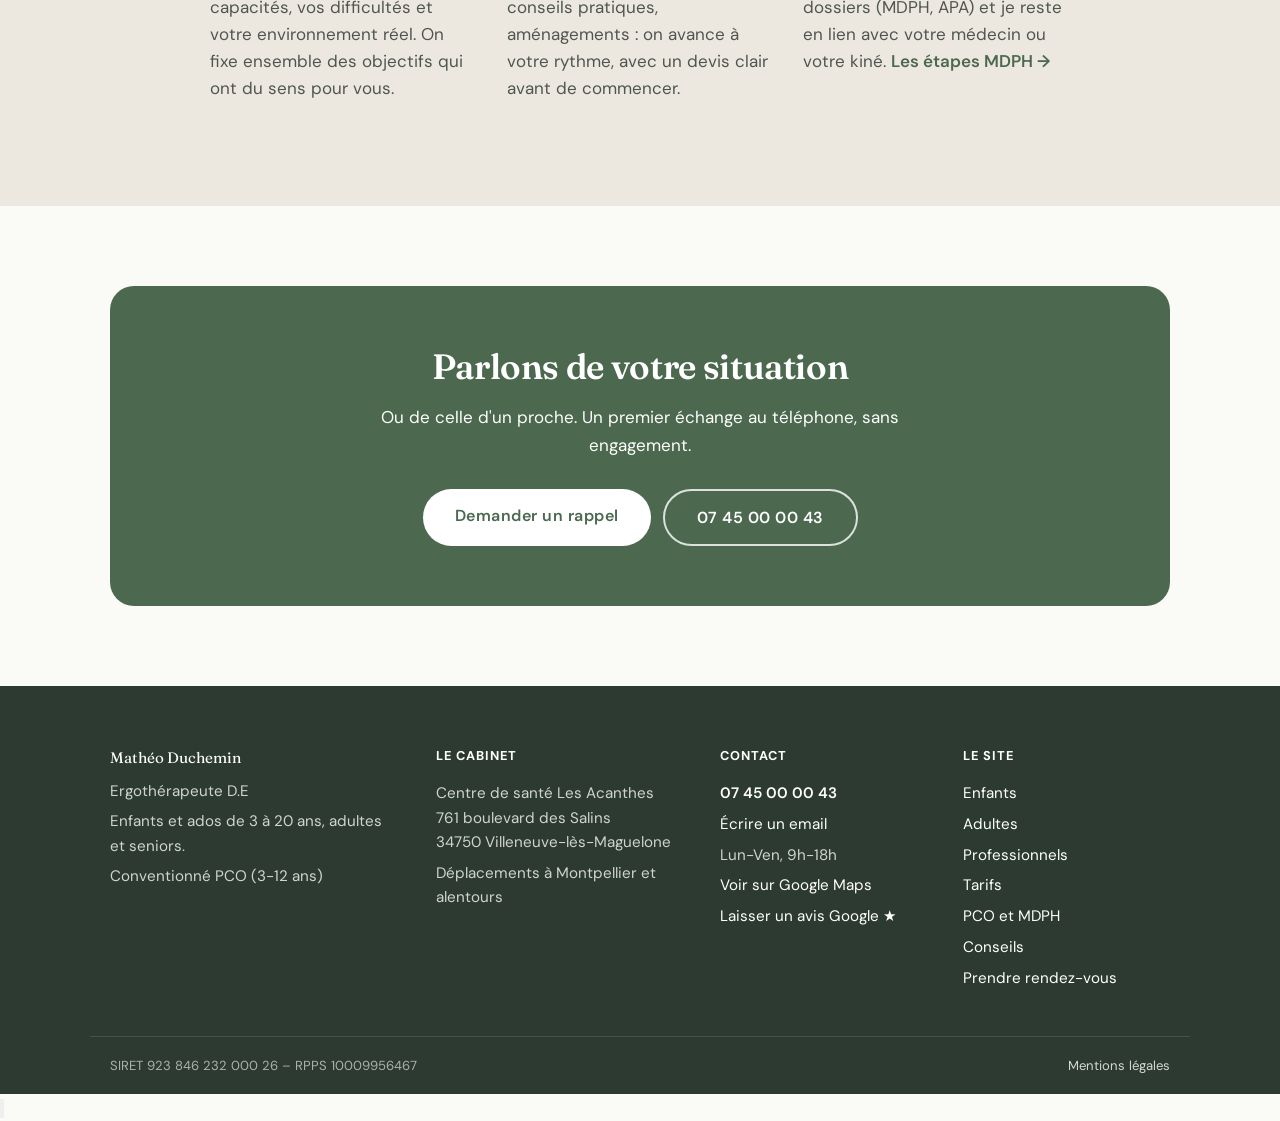
<file: adultes.html>
<!DOCTYPE html>
<html lang="fr">
<head>
    <meta charset="UTF-8">
    <meta name="viewport" content="width=device-width, initial-scale=1.0">
    <title>Ergothérapeute adulte et senior à Montpellier | Mathéo Duchemin</title>
    <meta name="description" content="Ergothérapie pour adultes et seniors à Montpellier : après un AVC, maintien à domicile, prévention des chutes, retour au travail. Bilan à domicile 200 €.">
    <link rel="canonical" href="https://www.ergotherapie-montpellier.fr/adultes.html">
    <meta property="og:type" content="website">
    <meta property="og:locale" content="fr_FR">
    <meta property="og:site_name" content="Mathéo Duchemin, ergothérapeute">
    <meta property="og:title" content="Ergothérapeute adulte et senior à Montpellier | Mathéo Duchemin">
    <meta property="og:description" content="Ergothérapie pour adultes et seniors à Montpellier : après un AVC, maintien à domicile, prévention des chutes, retour au travail. Bilan à domicile 200 €.">
    <meta property="og:url" content="https://www.ergotherapie-montpellier.fr/adultes.html">
    <meta property="og:image" content="https://www.ergotherapie-montpellier.fr/matheo-portrait.jpg">
    <meta property="og:image:width" content="900">
    <meta property="og:image:height" content="1200">
    <meta property="og:image:alt" content="Portrait de Mathéo Duchemin, ergothérapeute">
    <meta name="twitter:card" content="summary">
    <meta name="robots" content="index, follow">
    <link rel="icon" href="favicon.ico" sizes="48x48">
    <link rel="icon" type="image/png" sizes="192x192" href="icon-192.png">
    <link rel="apple-touch-icon" href="apple-touch-icon.png">
    <link href="https://fonts.googleapis.com/css2?family=DM+Sans:wght@400;500;700&family=Fraunces:opsz,wght@9..144,600&display=swap" rel="stylesheet">
    <link rel="stylesheet" href="style.css">
</head>
<body>
    <a href="#contenu" class="skip-link">Aller au contenu</a>

    <nav class="navbar">
        <div class="container nav-container">
            <div class="brand"><a href="index.html">Mathéo Duchemin</a></div>
            <ul class="nav-menu">
                <li><a href="index.html" class="nav-link">Accueil</a></li>
                <li><a href="a-propos.html" class="nav-link">À Propos</a></li>
                <li><a href="enfants.html" class="nav-link">Enfants</a></li>
                <li><a href="adultes.html" class="nav-link active">Adultes</a></li>
                <li><a href="pros.html" class="nav-link">Professionnels</a></li>
                <li><a href="demarches.html" class="nav-link">Démarches</a></li>
                <li><a href="conseils.html" class="nav-link">Conseils</a></li>
                <li><a href="contact.html" class="btn btn-primary">Prendre RDV</a></li>
            </ul>
        </div>
    </nav>

    <main id="contenu" tabindex="-1">

    <header class="section-padding text-center" style="padding-bottom: 40px;">
        <div class="container">
            <span class="hero-tag">Ergothérapeute adultes & seniors · Montpellier & alentours</span>
            <h1 style="max-width: 820px; margin: 20px auto;">Rester autonome chez soi, au travail, dans sa vie.</h1>
            <p style="max-width: 700px; margin: 0 auto;">Après un AVC, une chute, une opération, un burn-out, ou simplement avec les années, certains gestes deviennent difficiles. Je viens chez vous pour comprendre ce qui coince et trouver avec vous ce qui vous permettra de continuer à faire par vous-même.</p>
            <div class="hero-actions" style="justify-content: center;">
                <a href="contact.html?objet=adulte#rdv-form" class="btn btn-primary">Demander un bilan</a>
                <a href="tel:+33745000043" class="btn btn-outline">Appeler le 07 45 00 00 43</a>
            </div>
        </div>
    </header>

    <section class="section-padding" style="padding-top: 20px;">
        <h2 class="sr-only">Les situations que je rencontre souvent chez les adultes</h2>
        <div class="container grid-3">
                <div class="card">
                    <div class="card-icon" aria-hidden="true"><svg viewBox="0 0 24 24"><path d="M18 11V6a2 2 0 0 0-4 0v5"/><path d="M14 10V4a2 2 0 0 0-4 0v6"/><path d="M10 10.5V6a2 2 0 0 0-4 0v8"/><path d="M18 8a2 2 0 1 1 4 0v6a8 8 0 0 1-8 8h-2c-2.8 0-4.5-.9-6-2.4l-3.6-3.6a2 2 0 0 1 2.8-2.8L6 15"/></svg></div>
                    <h3>« Je ne retrouve plus mes gestes »</h3>
                    <p class="card-tags">Après un AVC · traumatisme · opération</p>
                    <p>Fatigue, gestes moins précis, difficultés pour cuisiner, se laver ou se déplacer.</p>
                    <div class="card-offer"><strong>Ce que je propose :</strong> rééducation centrée sur votre quotidien, réapprentissage des gestes, aides techniques si besoin.</div>
                </div>
                <div class="card">
                    <div class="card-icon" aria-hidden="true"><svg viewBox="0 0 24 24"><rect x="3" y="7" width="18" height="13" rx="2"/><path d="M8 7V5a2 2 0 0 1 2-2h4a2 2 0 0 1 2 2v2"/><path d="M3 13h18"/></svg></div>
                    <h3>« Reprendre le travail me fait peur »</h3>
                    <p class="card-tags">Burn-out · TMS · reprise</p>
                    <p>Douleurs liées au poste, épuisement, retour difficile après un arrêt.</p>
                    <div class="card-offer"><strong>Ce que je propose :</strong> aménagement ergonomique du poste, gestion de l'énergie, préparation d'une reprise progressive.</div>
                </div>
                <div class="card">
                    <div class="card-icon" aria-hidden="true"><svg viewBox="0 0 24 24"><path d="M3 10.5 12 3l9 7.5"/><path d="M5 9.5V21h14V9.5"/><path d="M10 21v-6h4v6"/></svg></div>
                    <h3>« J'ai peur que maman tombe »</h3>
                    <p class="card-tags">Maintien à domicile · aidants</p>
                    <p>Peur de chuter, salle de bain devenue dangereuse, difficulté à sortir de chez soi.</p>
                    <div class="card-offer"><strong>Ce que je propose :</strong> visite du logement, conseils d'aménagement, aides techniques adaptées, et du temps pour rassurer l'aidant aussi.</div>
                </div>
        </div>
        <p class="container text-center text-muted" style="margin-top: 30px; max-width: 760px;">Pendant ma formation, j'ai travaillé en SSR neurologique, en SSR gériatrique et en centre de réinsertion professionnelle : ces situations, je les ai accompagnées au plus près.</p>
    </section>

    <section class="section-padding bg-beige">
        <div class="container" style="max-width: 900px;">
            <div class="text-center" style="max-width: 700px; margin: 0 auto 50px auto;">
                <h2 style="margin-bottom: 1rem;">Comment se passe l'accompagnement ?</h2>
                <p>Bilan à domicile ou sur votre lieu de travail : 200 €. Le suivi est ensuite sur devis.</p>
            </div>
            <div class="steps">
                <div class="step">
                    <h3>Le bilan, chez vous</h3>
                    <p>Je me déplace pour voir vos capacités, vos difficultés et votre environnement réel. On fixe ensemble des objectifs qui ont du sens pour vous.</p>
                </div>
                <div class="step">
                    <h3>Des solutions concrètes</h3>
                    <p>Séances de rééducation, conseils pratiques, aménagements : on avance à votre rythme, avec un devis clair avant de commencer.</p>
                </div>
                <div class="step">
                    <h3>Les démarches, à deux</h3>
                    <p>Je vous aide à constituer vos dossiers (MDPH, APA) et je reste en lien avec votre médecin ou votre kiné. <a href="demarches.html#mdph" class="card-link">Les étapes MDPH →</a></p>
                </div>
            </div>
        </div>
    </section>

    <section class="section-padding">
        <div class="container">
            <div class="cta-final">
                <h2>Parlons de votre situation</h2>
                <p>Ou de celle d'un proche. Un premier échange au téléphone, sans engagement.</p>
                <div class="hero-actions">
                    <a href="contact.html?objet=adulte#rdv-form" class="btn btn-light">Demander un rappel</a>
                    <a href="tel:+33745000043" class="btn btn-ghost">07 45 00 00 43</a>
                </div>
            </div>
        </div>
    </section>

    </main>

    <footer class="site-footer">
        <div class="container footer-grid">
            <div>
                <p class="footer-brand">Mathéo Duchemin</p>
                <p>Ergothérapeute D.E</p>
                <p>Enfants et ados de 3 à 20 ans, adultes et seniors.</p>
                <p>Conventionné PCO (3-12 ans)</p>
            </div>
            <div>
                <p class="footer-title">Le cabinet</p>
                <p>Centre de santé Les Acanthes<br>761 boulevard des Salins<br>34750 Villeneuve-lès-Maguelone</p>
                <p>Déplacements à Montpellier et alentours</p>
            </div>
            <div>
                <p class="footer-title">Contact</p>
                <p><a href="tel:+33745000043">07 45 00 00 43</a></p>
                <p><a href="mailto:matheoduchemin.ergo@gmail.com">Écrire un email</a></p>
                <p>Lun-Ven, 9h-18h</p>
                <p><a href="https://maps.google.com/?cid=7769833148488688692" target="_blank" rel="noopener">Voir sur Google Maps</a></p>
                <p><a href="https://maps.google.com/?cid=7769833148488688692" target="_blank" rel="noopener">Laisser un avis Google ★</a></p>
            </div>
            <div>
                <p class="footer-title">Le site</p>
                <ul class="footer-links">
                    <li><a href="enfants.html">Enfants</a></li>
                    <li><a href="adultes.html">Adultes</a></li>
                    <li><a href="pros.html">Professionnels</a></li>
                    <li><a href="contact.html#tarifs">Tarifs</a></li>
                    <li><a href="demarches.html">PCO et MDPH</a></li>
                    <li><a href="conseils.html">Conseils</a></li>
                    <li><a href="contact.html">Prendre rendez-vous</a></li>
                </ul>
            </div>
        </div>
        <div class="container footer-bottom">
            <span>SIRET 923 846 232 000 26 – RPPS 10009956467</span>
            <a href="mentions.html">Mentions légales</a>
        </div>
    </footer>

    <div class="mobile-cta">
        <a href="tel:+33745000043" class="btn btn-primary">Appeler</a>
        <a href="contact.html" class="btn btn-outline">Être rappelé(e)</a>
    </div>

    <script src="site.js" defer></script>
</body>

</html>
</file>
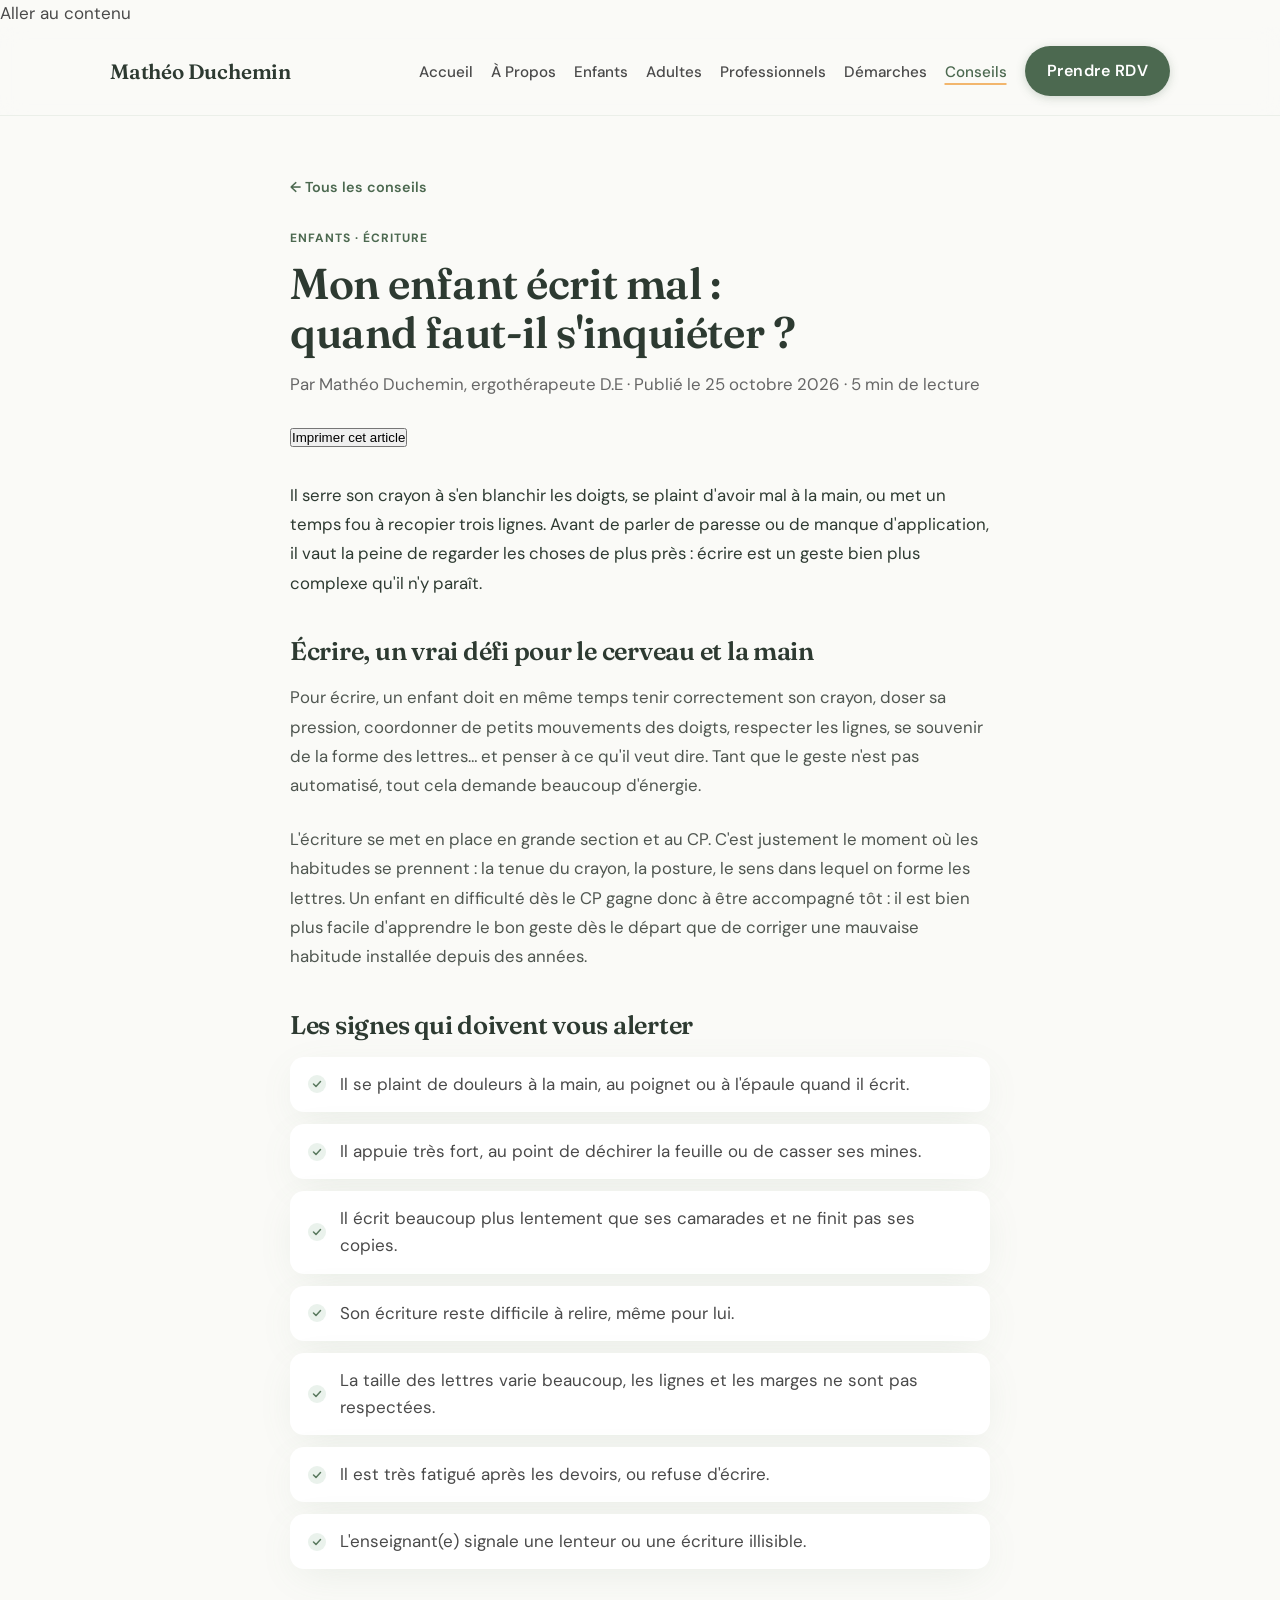
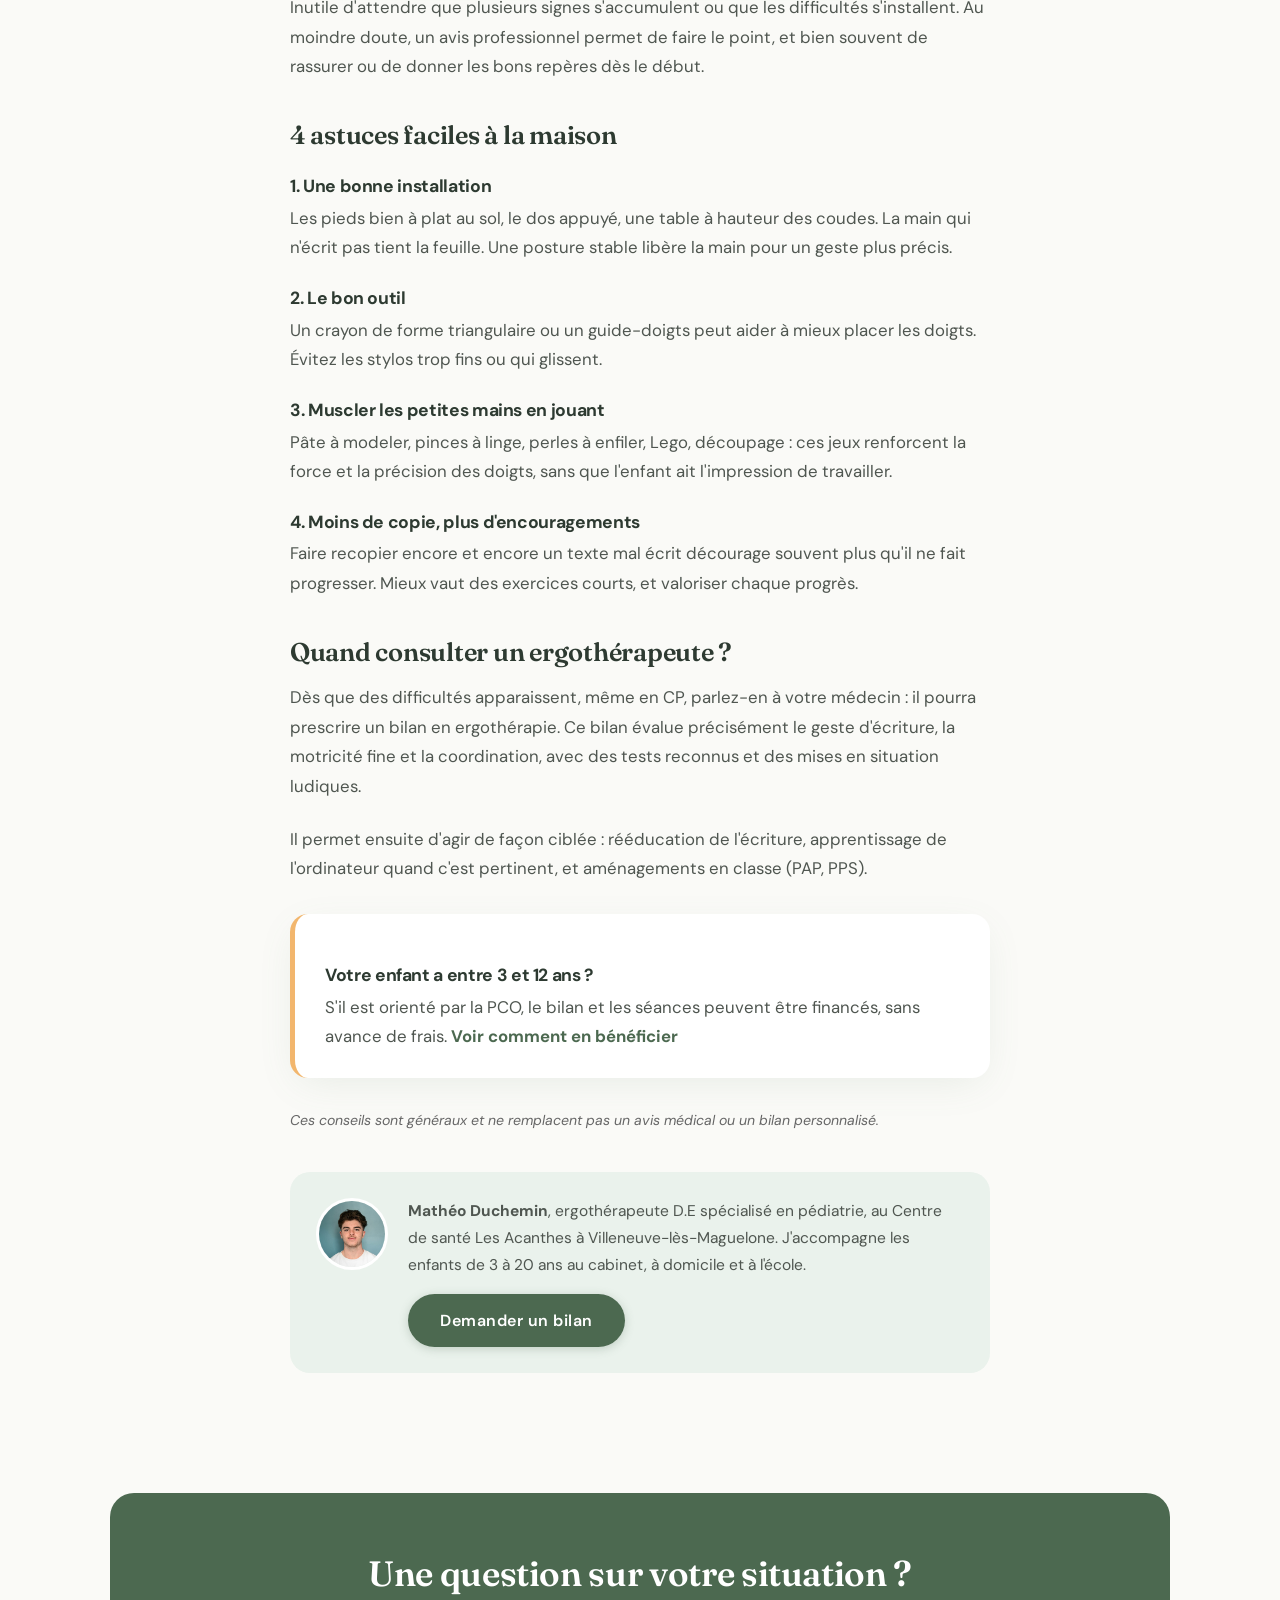
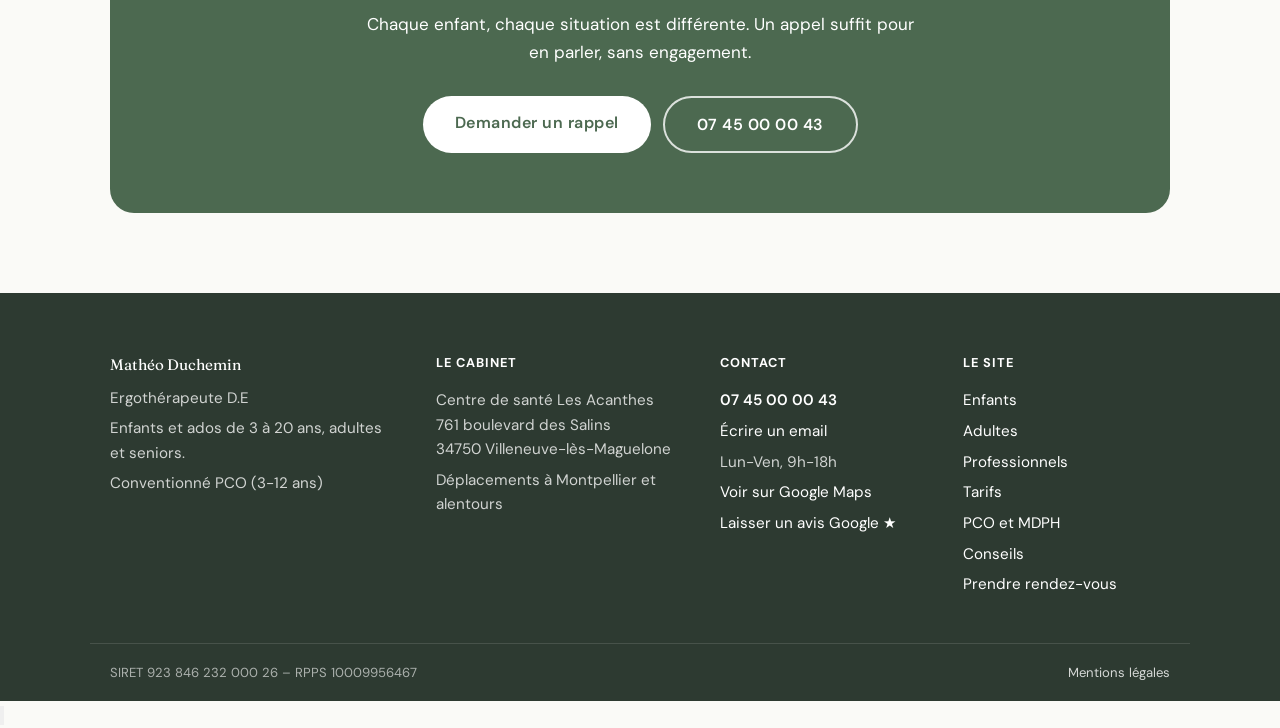
<file: conseil-ecriture-enfant.html>
<!DOCTYPE html>
<html lang="fr">
<head>
    <meta charset="UTF-8">
    <meta name="viewport" content="width=device-width, initial-scale=1.0">
    <title>Mon enfant écrit mal : quand faut-il s'inquiéter ? | Conseils d'ergothérapeute</title>
    <meta name="description" content="Écriture lente, douloureuse ou illisible : les signes d'alerte, ce qui est normal selon l'âge, des astuces à la maison et quand consulter un ergothérapeute. Par Mathéo Duchemin.">
    <link rel="canonical" href="https://www.ergotherapie-montpellier.fr/conseil-ecriture-enfant.html">
    <meta property="og:type" content="article">
    <meta property="og:locale" content="fr_FR">
    <meta property="og:site_name" content="Mathéo Duchemin, ergothérapeute">
    <meta property="og:title" content="Mon enfant écrit mal : quand faut-il s'inquiéter ? | Conseils d'ergothérapeute">
    <meta property="og:description" content="Écriture lente, douloureuse ou illisible : les signes d'alerte, ce qui est normal selon l'âge, des astuces à la maison et quand consulter un ergothérapeute. Par Mathéo Duchemin.">
    <meta property="og:url" content="https://www.ergotherapie-montpellier.fr/conseil-ecriture-enfant.html">
    <meta property="og:image" content="https://www.ergotherapie-montpellier.fr/matheo-portrait.jpg">
    <meta property="og:image:width" content="900">
    <meta property="og:image:height" content="1200">
    <meta property="og:image:alt" content="Portrait de Mathéo Duchemin, ergothérapeute">
    <meta name="twitter:card" content="summary">
    <meta name="robots" content="index, follow">
    <link rel="icon" href="favicon.ico" sizes="48x48">
    <link rel="icon" type="image/png" sizes="192x192" href="icon-192.png">
    <link rel="apple-touch-icon" href="apple-touch-icon.png">
    <link href="https://fonts.googleapis.com/css2?family=DM+Sans:wght@400;500;700&family=Fraunces:opsz,wght@9..144,600&display=swap" rel="stylesheet">
    <link rel="stylesheet" href="style.css">
    <script type="application/ld+json">{"@context": "https://schema.org", "@type": "Article", "headline": "Mon enfant écrit mal : quand faut-il s'inquiéter ?", "datePublished": "2026-10-25", "inLanguage": "fr", "author": {"@type": "Person", "@id": "https://www.ergotherapie-montpellier.fr/a-propos.html#matheo", "name": "Mathéo Duchemin", "jobTitle": "Ergothérapeute D.E", "url": "https://www.ergotherapie-montpellier.fr/a-propos.html"}, "mainEntityOfPage": "https://www.ergotherapie-montpellier.fr/conseil-ecriture-enfant.html", "image": "https://www.ergotherapie-montpellier.fr/matheo-portrait.jpg"}</script>
    <script type="application/ld+json">{"@context": "https://schema.org", "@type": "BreadcrumbList", "itemListElement": [{"@type": "ListItem", "position": 1, "name": "Accueil", "item": "https://www.ergotherapie-montpellier.fr/"}, {"@type": "ListItem", "position": 2, "name": "Conseils", "item": "https://www.ergotherapie-montpellier.fr/conseils.html"}, {"@type": "ListItem", "position": 3, "name": "Mon enfant écrit mal : quand faut-il s'inquiéter ?", "item": "https://www.ergotherapie-montpellier.fr/conseil-ecriture-enfant.html"}]}</script>
</head>
<body>
    <a href="#contenu" class="skip-link">Aller au contenu</a>

    <nav class="navbar">
        <div class="container nav-container">
            <div class="brand"><a href="index.html">Mathéo Duchemin</a></div>
            <ul class="nav-menu">
                <li><a href="index.html" class="nav-link">Accueil</a></li>
                <li><a href="a-propos.html" class="nav-link">À Propos</a></li>
                <li><a href="enfants.html" class="nav-link">Enfants</a></li>
                <li><a href="adultes.html" class="nav-link">Adultes</a></li>
                <li><a href="pros.html" class="nav-link">Professionnels</a></li>
                <li><a href="demarches.html" class="nav-link">Démarches</a></li>
                <li><a href="conseils.html" class="nav-link active">Conseils</a></li>
                <li><a href="contact.html" class="btn btn-primary">Prendre RDV</a></li>
            </ul>
        </div>
    </nav>

    <main id="contenu" tabindex="-1">
    <article class="article">
        <header class="article-header">
            <a href="conseils.html" class="article-back">← Tous les conseils</a>
            <span class="article-cat">Enfants · Écriture</span>
            <h1>Mon enfant écrit mal : quand faut-il s'inquiéter ?</h1>
            <p class="article-meta">Par Mathéo Duchemin, ergothérapeute D.E · Publié le <time datetime="2026-10-25">25 octobre 2026</time> · 5 min de lecture</p>
            <button type="button" class="print-btn" data-print>Imprimer cet article</button>
        </header>

        <p class="article-lead">Il serre son crayon à s'en blanchir les doigts, se plaint d'avoir mal à la main, ou met un temps fou à recopier trois lignes. Avant de parler de paresse ou de manque d'application, il vaut la peine de regarder les choses de plus près : écrire est un geste bien plus complexe qu'il n'y paraît.</p>

        <h2>Écrire, un vrai défi pour le cerveau et la main</h2>
        <p>Pour écrire, un enfant doit en même temps tenir correctement son crayon, doser sa pression, coordonner de petits mouvements des doigts, respecter les lignes, se souvenir de la forme des lettres… et penser à ce qu'il veut dire. Tant que le geste n'est pas automatisé, tout cela demande beaucoup d'énergie.</p>
        <p>L'écriture se met en place en grande section et au CP. C'est justement le moment où les habitudes se prennent : la tenue du crayon, la posture, le sens dans lequel on forme les lettres. Un enfant en difficulté dès le CP gagne donc à être accompagné tôt : il est bien plus facile d'apprendre le bon geste dès le départ que de corriger une mauvaise habitude installée depuis des années.</p>

        <h2>Les signes qui doivent vous alerter</h2>
        <ul class="check-list">
            <li>Il se plaint de douleurs à la main, au poignet ou à l'épaule quand il écrit.</li>
            <li>Il appuie très fort, au point de déchirer la feuille ou de casser ses mines.</li>
            <li>Il écrit beaucoup plus lentement que ses camarades et ne finit pas ses copies.</li>
            <li>Son écriture reste difficile à relire, même pour lui.</li>
            <li>La taille des lettres varie beaucoup, les lignes et les marges ne sont pas respectées.</li>
            <li>Il est très fatigué après les devoirs, ou refuse d'écrire.</li>
            <li>L'enseignant(e) signale une lenteur ou une écriture illisible.</li>
        </ul>
        <p>Inutile d'attendre que plusieurs signes s'accumulent ou que les difficultés s'installent. Au moindre doute, un avis professionnel permet de faire le point, et bien souvent de rassurer ou de donner les bons repères dès le début.</p>

        <h2>4 astuces faciles à la maison</h2>
        <h3>1. Une bonne installation</h3>
        <p>Les pieds bien à plat au sol, le dos appuyé, une table à hauteur des coudes. La main qui n'écrit pas tient la feuille. Une posture stable libère la main pour un geste plus précis.</p>
        <h3>2. Le bon outil</h3>
        <p>Un crayon de forme triangulaire ou un guide-doigts peut aider à mieux placer les doigts. Évitez les stylos trop fins ou qui glissent.</p>
        <h3>3. Muscler les petites mains en jouant</h3>
        <p>Pâte à modeler, pinces à linge, perles à enfiler, Lego, découpage : ces jeux renforcent la force et la précision des doigts, sans que l'enfant ait l'impression de travailler.</p>
        <h3>4. Moins de copie, plus d'encouragements</h3>
        <p>Faire recopier encore et encore un texte mal écrit décourage souvent plus qu'il ne fait progresser. Mieux vaut des exercices courts, et valoriser chaque progrès.</p>

        <h2>Quand consulter un ergothérapeute ?</h2>
        <p>Dès que des difficultés apparaissent, même en CP, parlez-en à votre médecin : il pourra prescrire un bilan en ergothérapie. Ce bilan évalue précisément le geste d'écriture, la motricité fine et la coordination, avec des tests reconnus et des mises en situation ludiques.</p>
        <p>Il permet ensuite d'agir de façon ciblée : rééducation de l'écriture, apprentissage de l'ordinateur quand c'est pertinent, et aménagements en classe (PAP, PPS).</p>

        <div class="info-box" style="margin: 30px 0;">
            <h3>Votre enfant a entre 3 et 12 ans ?</h3>
            <p style="margin-bottom: 0;">S'il est orienté par la PCO, le bilan et les séances peuvent être financés, sans avance de frais. <a href="demarches.html#pco" class="link-strong">Voir comment en bénéficier</a></p>
        </div>

        <p class="article-note">Ces conseils sont généraux et ne remplacent pas un avis médical ou un bilan personnalisé.</p>

        <aside class="article-author">
            <img src="matheo-portrait.jpg" alt="Mathéo Duchemin" width="72" height="72" loading="lazy">
            <div>
                <p><strong>Mathéo Duchemin</strong>, ergothérapeute D.E spécialisé en pédiatrie, au Centre de santé Les Acanthes à Villeneuve-lès-Maguelone. J'accompagne les enfants de 3 à 20 ans au cabinet, à domicile et à l'école.</p>
                <a href="contact.html?objet=enfant#rdv-form" class="btn btn-primary">Demander un bilan</a>
            </div>
        </aside>
    </article>

    <section class="section-padding">
        <div class="container">
            <div class="cta-final">
                <h2>Une question sur votre situation ?</h2>
                <p>Chaque enfant, chaque situation est différente. Un appel suffit pour en parler, sans engagement.</p>
                <div class="hero-actions">
                    <a href="contact.html" class="btn btn-light">Demander un rappel</a>
                    <a href="tel:+33745000043" class="btn btn-ghost">07 45 00 00 43</a>
                </div>
            </div>
        </div>
    </section>

    </main>

    <footer class="site-footer">
        <div class="container footer-grid">
            <div>
                <p class="footer-brand">Mathéo Duchemin</p>
                <p>Ergothérapeute D.E</p>
                <p>Enfants et ados de 3 à 20 ans, adultes et seniors.</p>
                <p>Conventionné PCO (3-12 ans)</p>
            </div>
            <div>
                <p class="footer-title">Le cabinet</p>
                <p>Centre de santé Les Acanthes<br>761 boulevard des Salins<br>34750 Villeneuve-lès-Maguelone</p>
                <p>Déplacements à Montpellier et alentours</p>
            </div>
            <div>
                <p class="footer-title">Contact</p>
                <p><a href="tel:+33745000043">07 45 00 00 43</a></p>
                <p><a href="mailto:matheoduchemin.ergo@gmail.com">Écrire un email</a></p>
                <p>Lun-Ven, 9h-18h</p>
                <p><a href="https://maps.google.com/?cid=7769833148488688692" target="_blank" rel="noopener">Voir sur Google Maps</a></p>
                <p><a href="https://maps.google.com/?cid=7769833148488688692" target="_blank" rel="noopener">Laisser un avis Google ★</a></p>
            </div>
            <div>
                <p class="footer-title">Le site</p>
                <ul class="footer-links">
                    <li><a href="enfants.html">Enfants</a></li>
                    <li><a href="adultes.html">Adultes</a></li>
                    <li><a href="pros.html">Professionnels</a></li>
                    <li><a href="contact.html#tarifs">Tarifs</a></li>
                    <li><a href="demarches.html">PCO et MDPH</a></li>
                    <li><a href="conseils.html">Conseils</a></li>
                    <li><a href="contact.html">Prendre rendez-vous</a></li>
                </ul>
            </div>
        </div>
        <div class="container footer-bottom">
            <span>SIRET 923 846 232 000 26 – RPPS 10009956467</span>
            <a href="mentions.html">Mentions légales</a>
        </div>
    </footer>

    <div class="mobile-cta">
        <a href="tel:+33745000043" class="btn btn-primary">Appeler</a>
        <a href="contact.html" class="btn btn-outline">Être rappelé(e)</a>
    </div>

    <script src="site.js" defer></script>
</body>

</html>
</file>
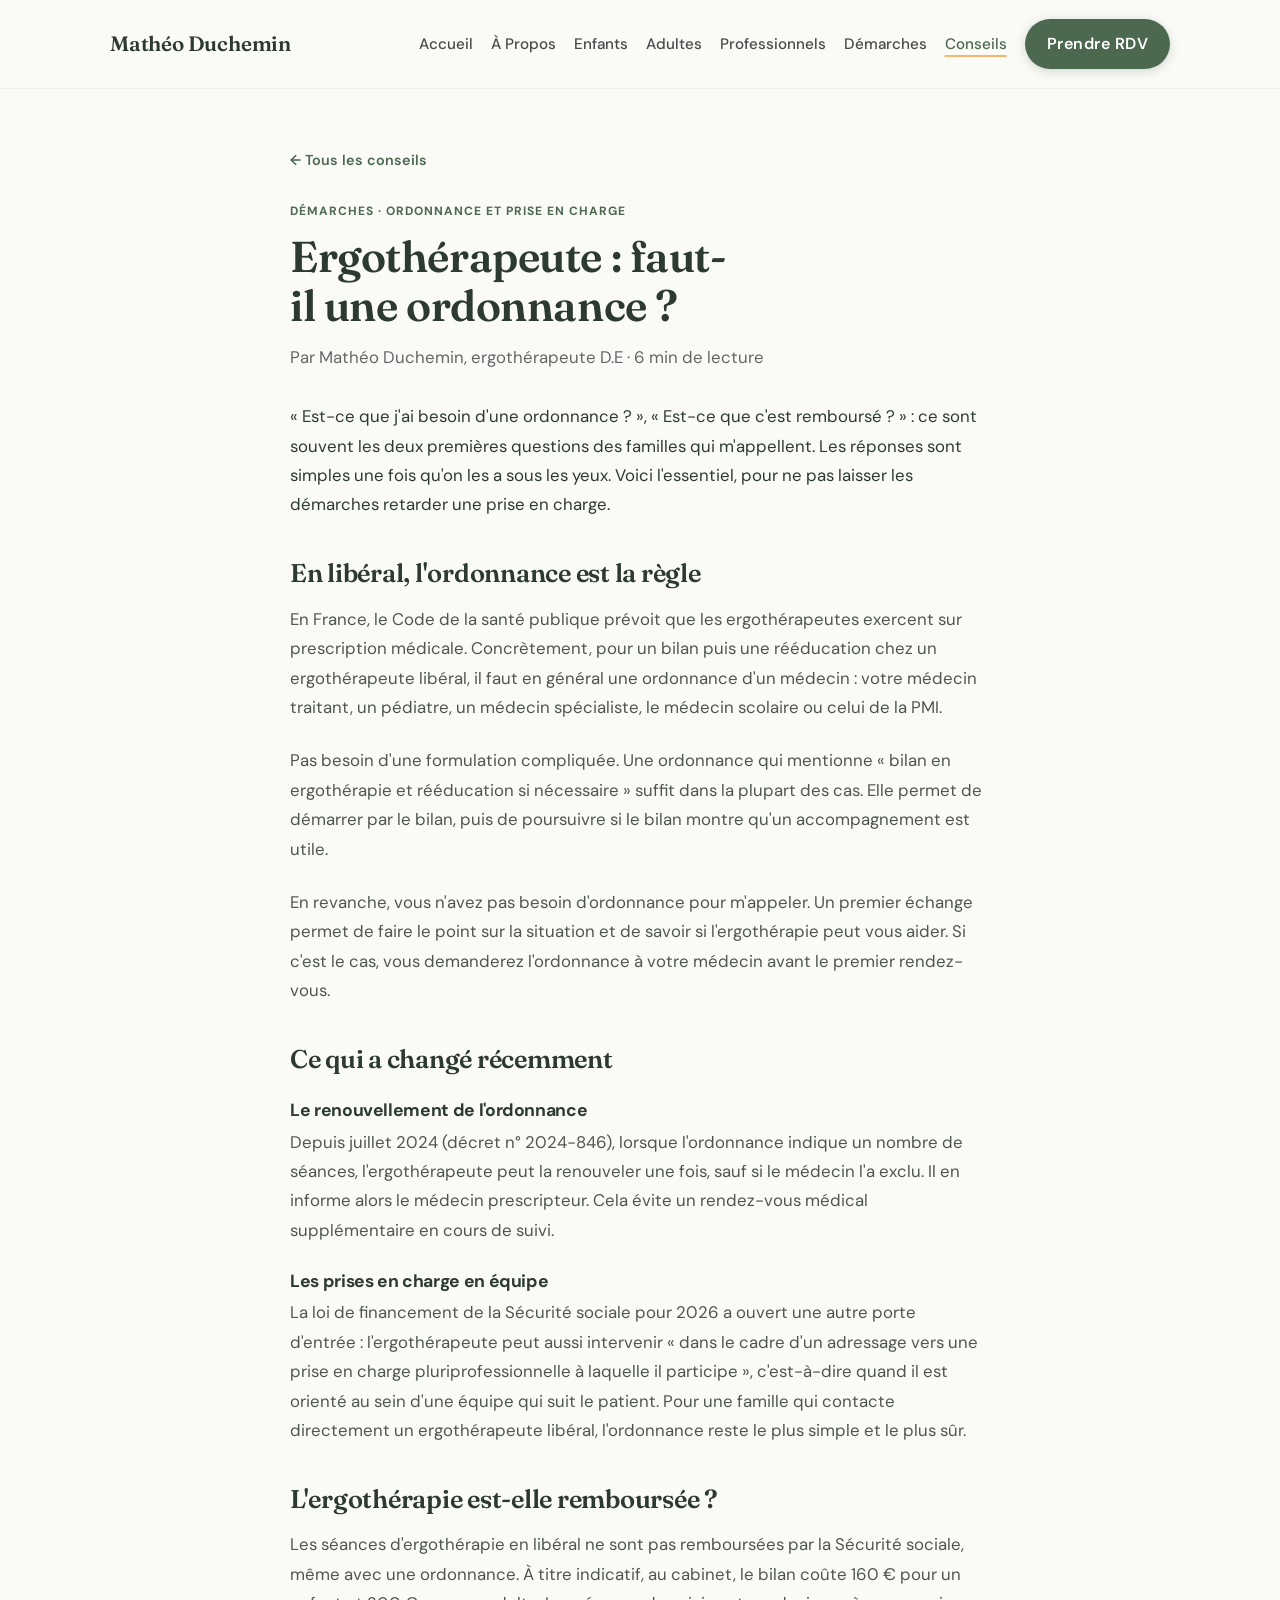
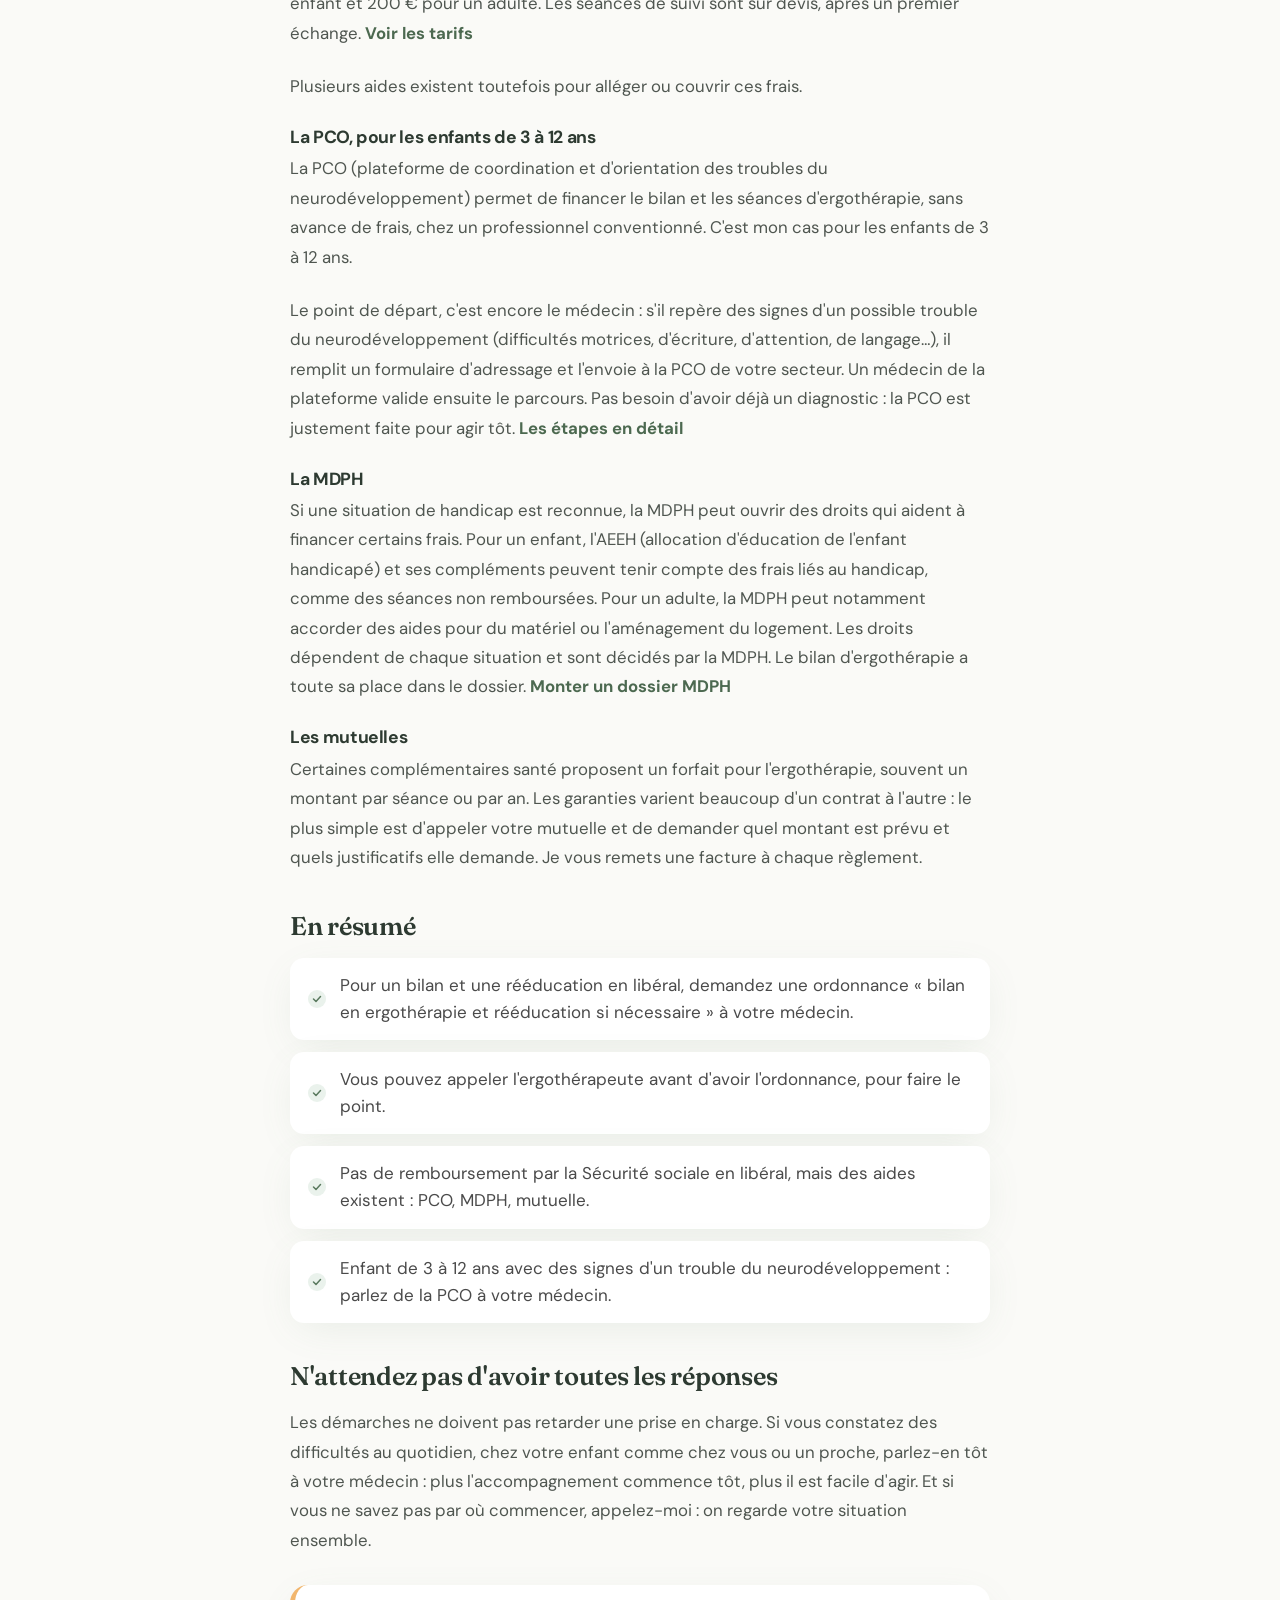
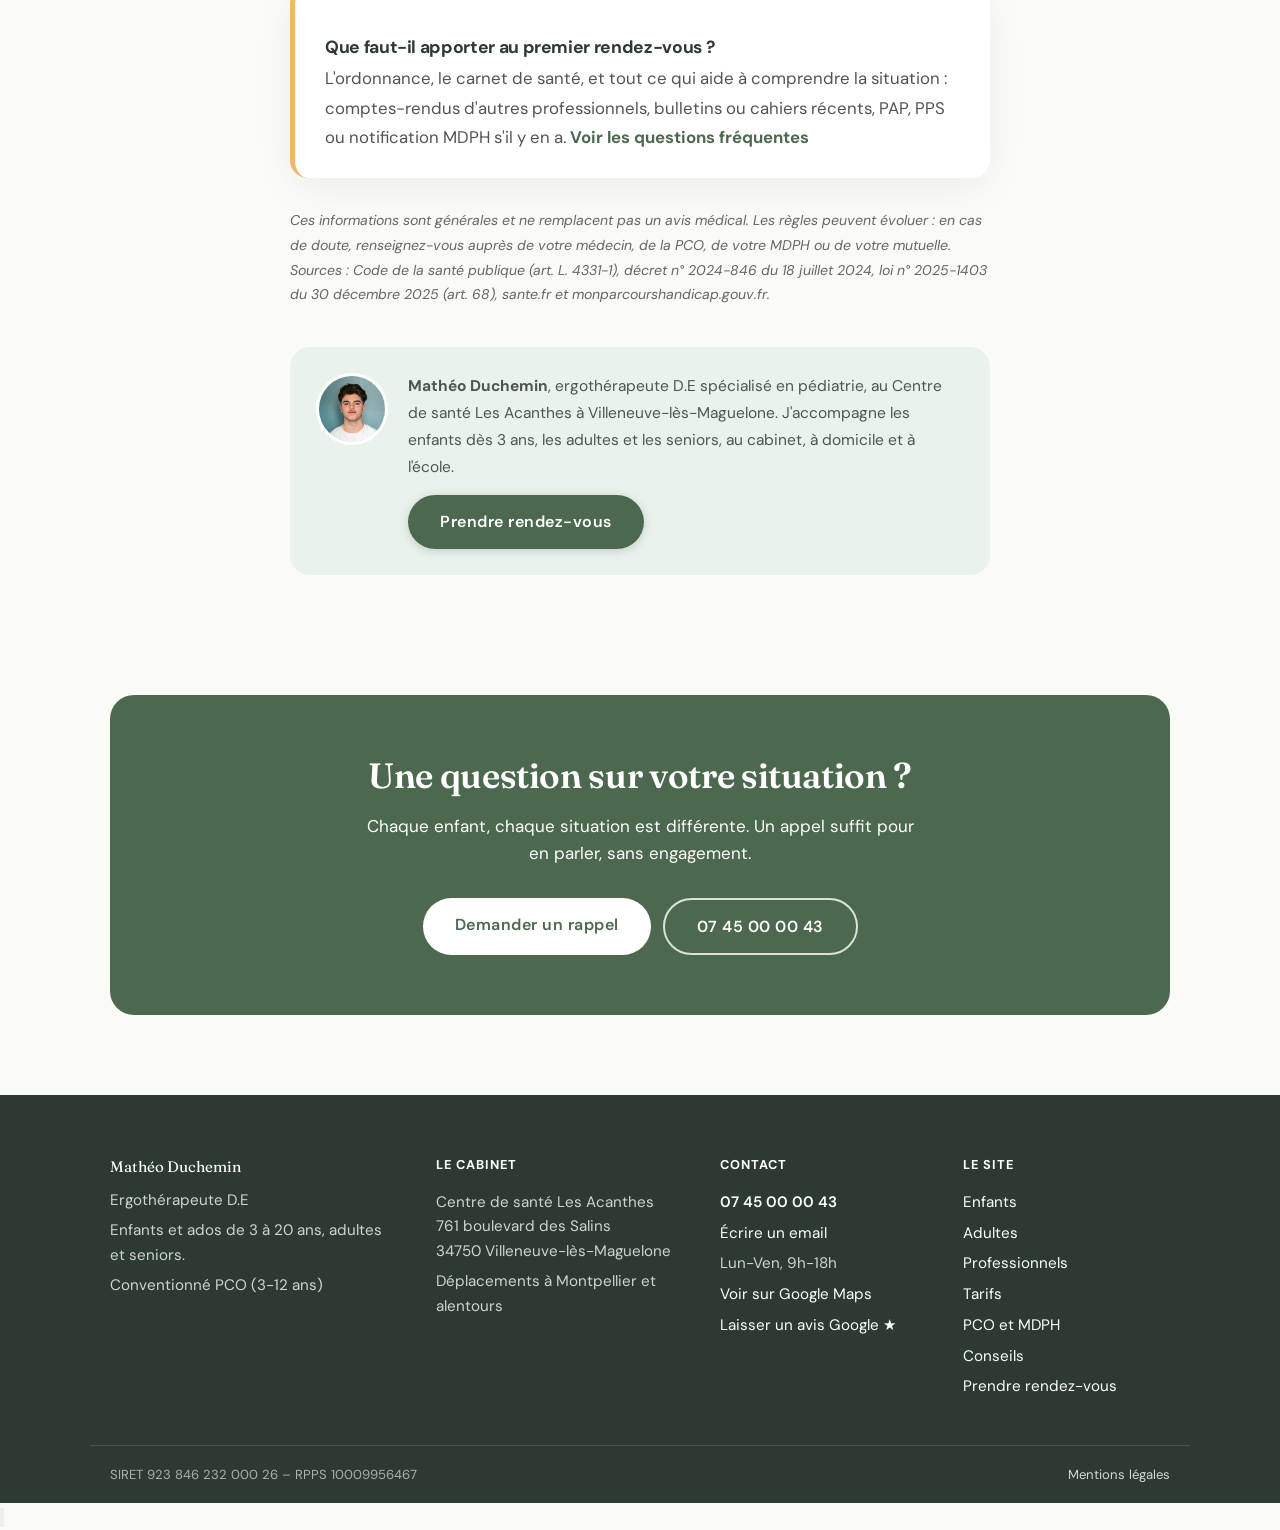
<file: conseil-ordonnance-ergotherapie.html>
<!DOCTYPE html>
<html lang="fr">
<head>
    <meta charset="UTF-8">
    <meta name="viewport" content="width=device-width, initial-scale=1.0">
    <title>Ergothérapeute : faut-il une ordonnance ? | Conseils d'ergothérapeute</title>
    <meta name="description" content="Ordonnance, remboursement, PCO, MDPH, mutuelles : ce qu'il faut savoir avant de consulter un ergothérapeute en libéral, simplement expliqué par Mathéo Duchemin, ergothérapeute à Montpellier.">
    <link rel="canonical" href="https://www.ergotherapie-montpellier.fr/conseil-ordonnance-ergotherapie.html">
    <meta property="og:type" content="article">
    <meta property="og:locale" content="fr_FR">
    <meta property="og:site_name" content="Mathéo Duchemin, ergothérapeute">
    <meta property="og:title" content="Ergothérapeute : faut-il une ordonnance ? | Conseils d'ergothérapeute">
    <meta property="og:description" content="Ordonnance, remboursement, PCO, MDPH, mutuelles : ce qu'il faut savoir avant de consulter un ergothérapeute en libéral, simplement expliqué par Mathéo Duchemin, ergothérapeute à Montpellier.">
    <meta property="og:url" content="https://www.ergotherapie-montpellier.fr/conseil-ordonnance-ergotherapie.html">
    <meta property="og:image" content="https://www.ergotherapie-montpellier.fr/matheo-portrait.jpg">
    <meta property="og:image:width" content="900">
    <meta property="og:image:height" content="1200">
    <meta property="og:image:alt" content="Portrait de Mathéo Duchemin, ergothérapeute">
    <meta name="twitter:card" content="summary">
    <meta name="robots" content="index, follow">
    <link rel="icon" href="favicon.ico" sizes="48x48">
    <link rel="icon" type="image/png" sizes="192x192" href="icon-192.png">
    <link rel="apple-touch-icon" href="apple-touch-icon.png">
    <link href="https://fonts.googleapis.com/css2?family=DM+Sans:wght@400;500;700&family=Fraunces:opsz,wght@9..144,600&display=swap" rel="stylesheet">
    <link rel="stylesheet" href="style.css">
    <script type="application/ld+json">{"@context": "https://schema.org", "@type": "Article", "headline": "Ergothérapeute : faut-il une ordonnance ?", "datePublished": "2026-11-16", "inLanguage": "fr", "author": {"@type": "Person", "@id": "https://www.ergotherapie-montpellier.fr/a-propos.html#matheo", "name": "Mathéo Duchemin", "jobTitle": "Ergothérapeute D.E", "url": "https://www.ergotherapie-montpellier.fr/a-propos.html"}, "mainEntityOfPage": "https://www.ergotherapie-montpellier.fr/conseil-ordonnance-ergotherapie.html", "image": "https://www.ergotherapie-montpellier.fr/matheo-portrait.jpg"}</script>
    <script type="application/ld+json">{"@context": "https://schema.org", "@type": "BreadcrumbList", "itemListElement": [{"@type": "ListItem", "position": 1, "name": "Accueil", "item": "https://www.ergotherapie-montpellier.fr/"}, {"@type": "ListItem", "position": 2, "name": "Conseils", "item": "https://www.ergotherapie-montpellier.fr/conseils.html"}, {"@type": "ListItem", "position": 3, "name": "Ergothérapeute : faut-il une ordonnance ?", "item": "https://www.ergotherapie-montpellier.fr/conseil-ordonnance-ergotherapie.html"}]}</script>
</head>
<body>

    <nav class="navbar">
        <div class="container nav-container">
            <div class="brand"><a href="index.html">Mathéo Duchemin</a></div>
            <ul class="nav-menu">
                <li><a href="index.html" class="nav-link">Accueil</a></li>
                <li><a href="a-propos.html" class="nav-link">À Propos</a></li>
                <li><a href="enfants.html" class="nav-link">Enfants</a></li>
                <li><a href="adultes.html" class="nav-link">Adultes</a></li>
                <li><a href="pros.html" class="nav-link">Professionnels</a></li>
                <li><a href="demarches.html" class="nav-link">Démarches</a></li>
                <li><a href="conseils.html" class="nav-link active">Conseils</a></li>
                <li><a href="contact.html" class="btn btn-primary">Prendre RDV</a></li>
            </ul>
        </div>
    </nav>

    <main id="contenu">
    <article class="article">
        <header class="article-header">
            <a href="conseils.html" class="article-back">← Tous les conseils</a>
            <span class="article-cat">Démarches · Ordonnance et prise en charge</span>
            <h1>Ergothérapeute : faut-il une ordonnance ?</h1>
            <p class="article-meta">Par Mathéo Duchemin, ergothérapeute D.E · 6 min de lecture</p>
        </header>

        <p class="article-lead">« Est-ce que j'ai besoin d'une ordonnance ? », « Est-ce que c'est remboursé ? » : ce sont souvent les deux premières questions des familles qui m'appellent. Les réponses sont simples une fois qu'on les a sous les yeux. Voici l'essentiel, pour ne pas laisser les démarches retarder une prise en charge.</p>

        <h2>En libéral, l'ordonnance est la règle</h2>
        <p>En France, le Code de la santé publique prévoit que les ergothérapeutes exercent sur prescription médicale. Concrètement, pour un bilan puis une rééducation chez un ergothérapeute libéral, il faut en général une ordonnance d'un médecin : votre médecin traitant, un pédiatre, un médecin spécialiste, le médecin scolaire ou celui de la PMI.</p>
        <p>Pas besoin d'une formulation compliquée. Une ordonnance qui mentionne « bilan en ergothérapie et rééducation si nécessaire » suffit dans la plupart des cas. Elle permet de démarrer par le bilan, puis de poursuivre si le bilan montre qu'un accompagnement est utile.</p>
        <p>En revanche, vous n'avez pas besoin d'ordonnance pour m'appeler. Un premier échange permet de faire le point sur la situation et de savoir si l'ergothérapie peut vous aider. Si c'est le cas, vous demanderez l'ordonnance à votre médecin avant le premier rendez-vous.</p>

        <h2>Ce qui a changé récemment</h2>
        <h3>Le renouvellement de l'ordonnance</h3>
        <p>Depuis juillet 2024 (décret n°&nbsp;2024-846), lorsque l'ordonnance indique un nombre de séances, l'ergothérapeute peut la renouveler une fois, sauf si le médecin l'a exclu. Il en informe alors le médecin prescripteur. Cela évite un rendez-vous médical supplémentaire en cours de suivi.</p>
        <h3>Les prises en charge en équipe</h3>
        <p>La loi de financement de la Sécurité sociale pour 2026 a ouvert une autre porte d'entrée : l'ergothérapeute peut aussi intervenir « dans le cadre d'un adressage vers une prise en charge pluriprofessionnelle à laquelle il participe », c'est-à-dire quand il est orienté au sein d'une équipe qui suit le patient. Pour une famille qui contacte directement un ergothérapeute libéral, l'ordonnance reste le plus simple et le plus sûr.</p>

        <h2>L'ergothérapie est-elle remboursée ?</h2>
        <p>Les séances d'ergothérapie en libéral ne sont pas remboursées par la Sécurité sociale, même avec une ordonnance. À titre indicatif, au cabinet, le bilan coûte 160 € pour un enfant et 200 € pour un adulte. Les séances de suivi sont sur devis, après un premier échange. <a href="contact.html#tarifs" class="link-strong">Voir les tarifs</a></p>
        <p>Plusieurs aides existent toutefois pour alléger ou couvrir ces frais.</p>

        <h3>La PCO, pour les enfants de 3 à 12 ans</h3>
        <p>La PCO (plateforme de coordination et d'orientation des troubles du neurodéveloppement) permet de financer le bilan et les séances d'ergothérapie, sans avance de frais, chez un professionnel conventionné. C'est mon cas pour les enfants de 3 à 12 ans.</p>
        <p>Le point de départ, c'est encore le médecin : s'il repère des signes d'un possible trouble du neurodéveloppement (difficultés motrices, d'écriture, d'attention, de langage…), il remplit un formulaire d'adressage et l'envoie à la PCO de votre secteur. Un médecin de la plateforme valide ensuite le parcours. Pas besoin d'avoir déjà un diagnostic : la PCO est justement faite pour agir tôt. <a href="demarches.html#pco" class="link-strong">Les étapes en détail</a></p>

        <h3>La MDPH</h3>
        <p>Si une situation de handicap est reconnue, la MDPH peut ouvrir des droits qui aident à financer certains frais. Pour un enfant, l'AEEH (allocation d'éducation de l'enfant handicapé) et ses compléments peuvent tenir compte des frais liés au handicap, comme des séances non remboursées. Pour un adulte, la MDPH peut notamment accorder des aides pour du matériel ou l'aménagement du logement. Les droits dépendent de chaque situation et sont décidés par la MDPH. Le bilan d'ergothérapie a toute sa place dans le dossier. <a href="demarches.html#mdph" class="link-strong">Monter un dossier MDPH</a></p>

        <h3>Les mutuelles</h3>
        <p>Certaines complémentaires santé proposent un forfait pour l'ergothérapie, souvent un montant par séance ou par an. Les garanties varient beaucoup d'un contrat à l'autre : le plus simple est d'appeler votre mutuelle et de demander quel montant est prévu et quels justificatifs elle demande. Je vous remets une facture à chaque règlement.</p>

        <h2>En résumé</h2>
        <ul class="check-list">
            <li>Pour un bilan et une rééducation en libéral, demandez une ordonnance « bilan en ergothérapie et rééducation si nécessaire » à votre médecin.</li>
            <li>Vous pouvez appeler l'ergothérapeute avant d'avoir l'ordonnance, pour faire le point.</li>
            <li>Pas de remboursement par la Sécurité sociale en libéral, mais des aides existent : PCO, MDPH, mutuelle.</li>
            <li>Enfant de 3 à 12 ans avec des signes d'un trouble du neurodéveloppement : parlez de la PCO à votre médecin.</li>
        </ul>

        <h2>N'attendez pas d'avoir toutes les réponses</h2>
        <p>Les démarches ne doivent pas retarder une prise en charge. Si vous constatez des difficultés au quotidien, chez votre enfant comme chez vous ou un proche, parlez-en tôt à votre médecin : plus l'accompagnement commence tôt, plus il est facile d'agir. Et si vous ne savez pas par où commencer, appelez-moi : on regarde votre situation ensemble.</p>

        <div class="info-box" style="margin: 30px 0;">
            <h3>Que faut-il apporter au premier rendez-vous ?</h3>
            <p style="margin-bottom: 0;">L'ordonnance, le carnet de santé, et tout ce qui aide à comprendre la situation : comptes-rendus d'autres professionnels, bulletins ou cahiers récents, PAP, PPS ou notification MDPH s'il y en a. <a href="contact.html#faq" class="link-strong">Voir les questions fréquentes</a></p>
        </div>

        <p class="article-note">Ces informations sont générales et ne remplacent pas un avis médical. Les règles peuvent évoluer : en cas de doute, renseignez-vous auprès de votre médecin, de la PCO, de votre MDPH ou de votre mutuelle. Sources : Code de la santé publique (art. L.&nbsp;4331-1), décret n°&nbsp;2024-846 du 18 juillet 2024, loi n°&nbsp;2025-1403 du 30 décembre 2025 (art. 68), sante.fr et monparcourshandicap.gouv.fr.</p>

        <aside class="article-author">
            <img src="matheo-portrait.jpg" alt="Mathéo Duchemin" width="72" height="72" loading="lazy">
            <div>
                <p><strong>Mathéo Duchemin</strong>, ergothérapeute D.E spécialisé en pédiatrie, au Centre de santé Les Acanthes à Villeneuve-lès-Maguelone. J'accompagne les enfants dès 3 ans, les adultes et les seniors, au cabinet, à domicile et à l'école.</p>
                <a href="contact.html#rdv-form" class="btn btn-primary">Prendre rendez-vous</a>
            </div>
        </aside>
    </article>

    <section class="section-padding">
        <div class="container">
            <div class="cta-final">
                <h2>Une question sur votre situation ?</h2>
                <p>Chaque enfant, chaque situation est différente. Un appel suffit pour en parler, sans engagement.</p>
                <div class="hero-actions">
                    <a href="contact.html" class="btn btn-light">Demander un rappel</a>
                    <a href="tel:+33745000043" class="btn btn-ghost">07 45 00 00 43</a>
                </div>
            </div>
        </div>
    </section>

    </main>

    <footer class="site-footer">
        <div class="container footer-grid">
            <div>
                <p class="footer-brand">Mathéo Duchemin</p>
                <p>Ergothérapeute D.E</p>
                <p>Enfants et ados de 3 à 20 ans, adultes et seniors.</p>
                <p>Conventionné PCO (3-12 ans)</p>
            </div>
            <div>
                <p class="footer-title">Le cabinet</p>
                <p>Centre de santé Les Acanthes<br>761 boulevard des Salins<br>34750 Villeneuve-lès-Maguelone</p>
                <p>Déplacements à Montpellier et alentours</p>
            </div>
            <div>
                <p class="footer-title">Contact</p>
                <p><a href="tel:+33745000043">07 45 00 00 43</a></p>
                <p><a href="mailto:matheoduchemin.ergo@gmail.com">Écrire un email</a></p>
                <p>Lun-Ven, 9h-18h</p>
                <p><a href="https://maps.google.com/?cid=7769833148488688692" target="_blank" rel="noopener">Voir sur Google Maps</a></p>
                <p><a href="https://maps.google.com/?cid=7769833148488688692" target="_blank" rel="noopener">Laisser un avis Google ★</a></p>
            </div>
            <div>
                <p class="footer-title">Le site</p>
                <ul class="footer-links">
                    <li><a href="enfants.html">Enfants</a></li>
                    <li><a href="adultes.html">Adultes</a></li>
                    <li><a href="pros.html">Professionnels</a></li>
                    <li><a href="contact.html#tarifs">Tarifs</a></li>
                    <li><a href="demarches.html">PCO et MDPH</a></li>
                    <li><a href="conseils.html">Conseils</a></li>
                    <li><a href="contact.html">Prendre rendez-vous</a></li>
                </ul>
            </div>
        </div>
        <div class="container footer-bottom">
            <span>SIRET 923 846 232 000 26 – RPPS 10009956467</span>
            <a href="mentions.html">Mentions légales</a>
        </div>
    </footer>

    <div class="mobile-cta">
        <a href="tel:+33745000043" class="btn btn-primary">Appeler</a>
        <a href="contact.html" class="btn btn-outline">Être rappelé(e)</a>
    </div>

    <script src="site.js" defer></script>
</body>

</html>
</file>
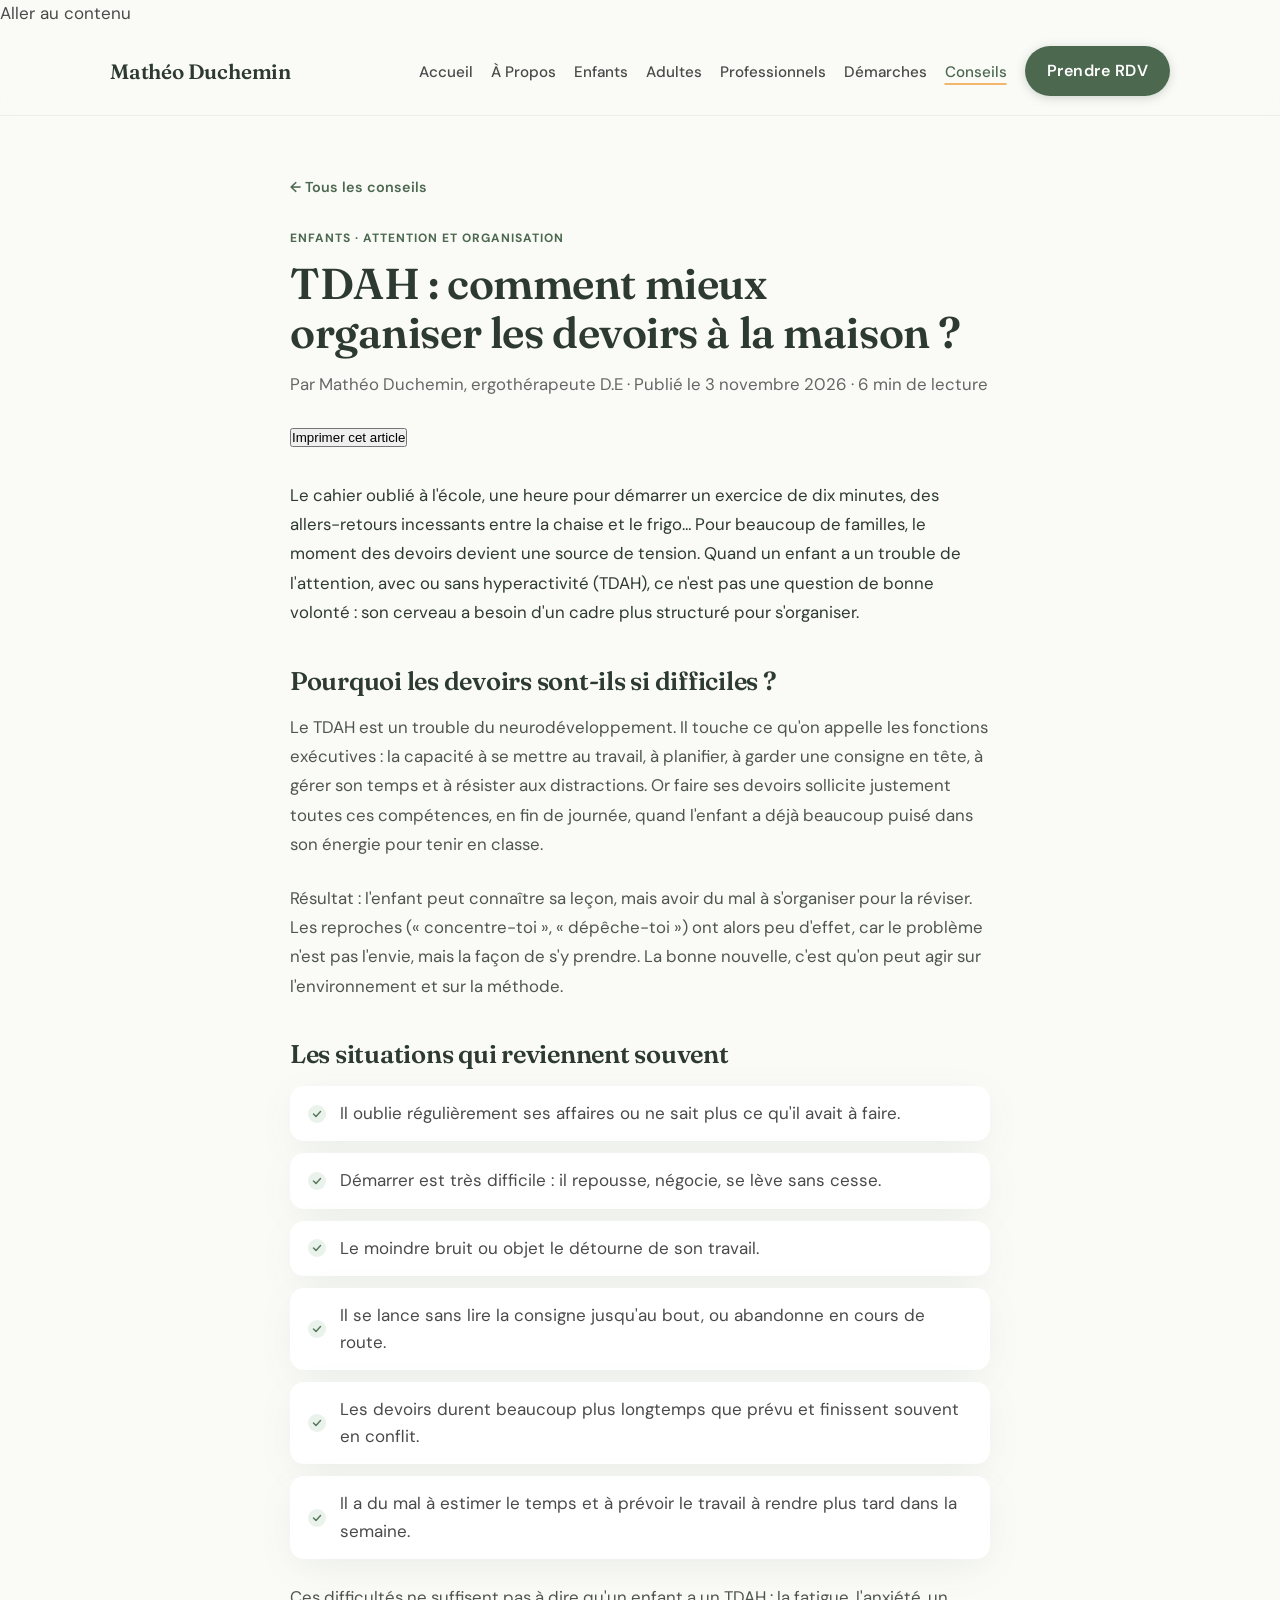
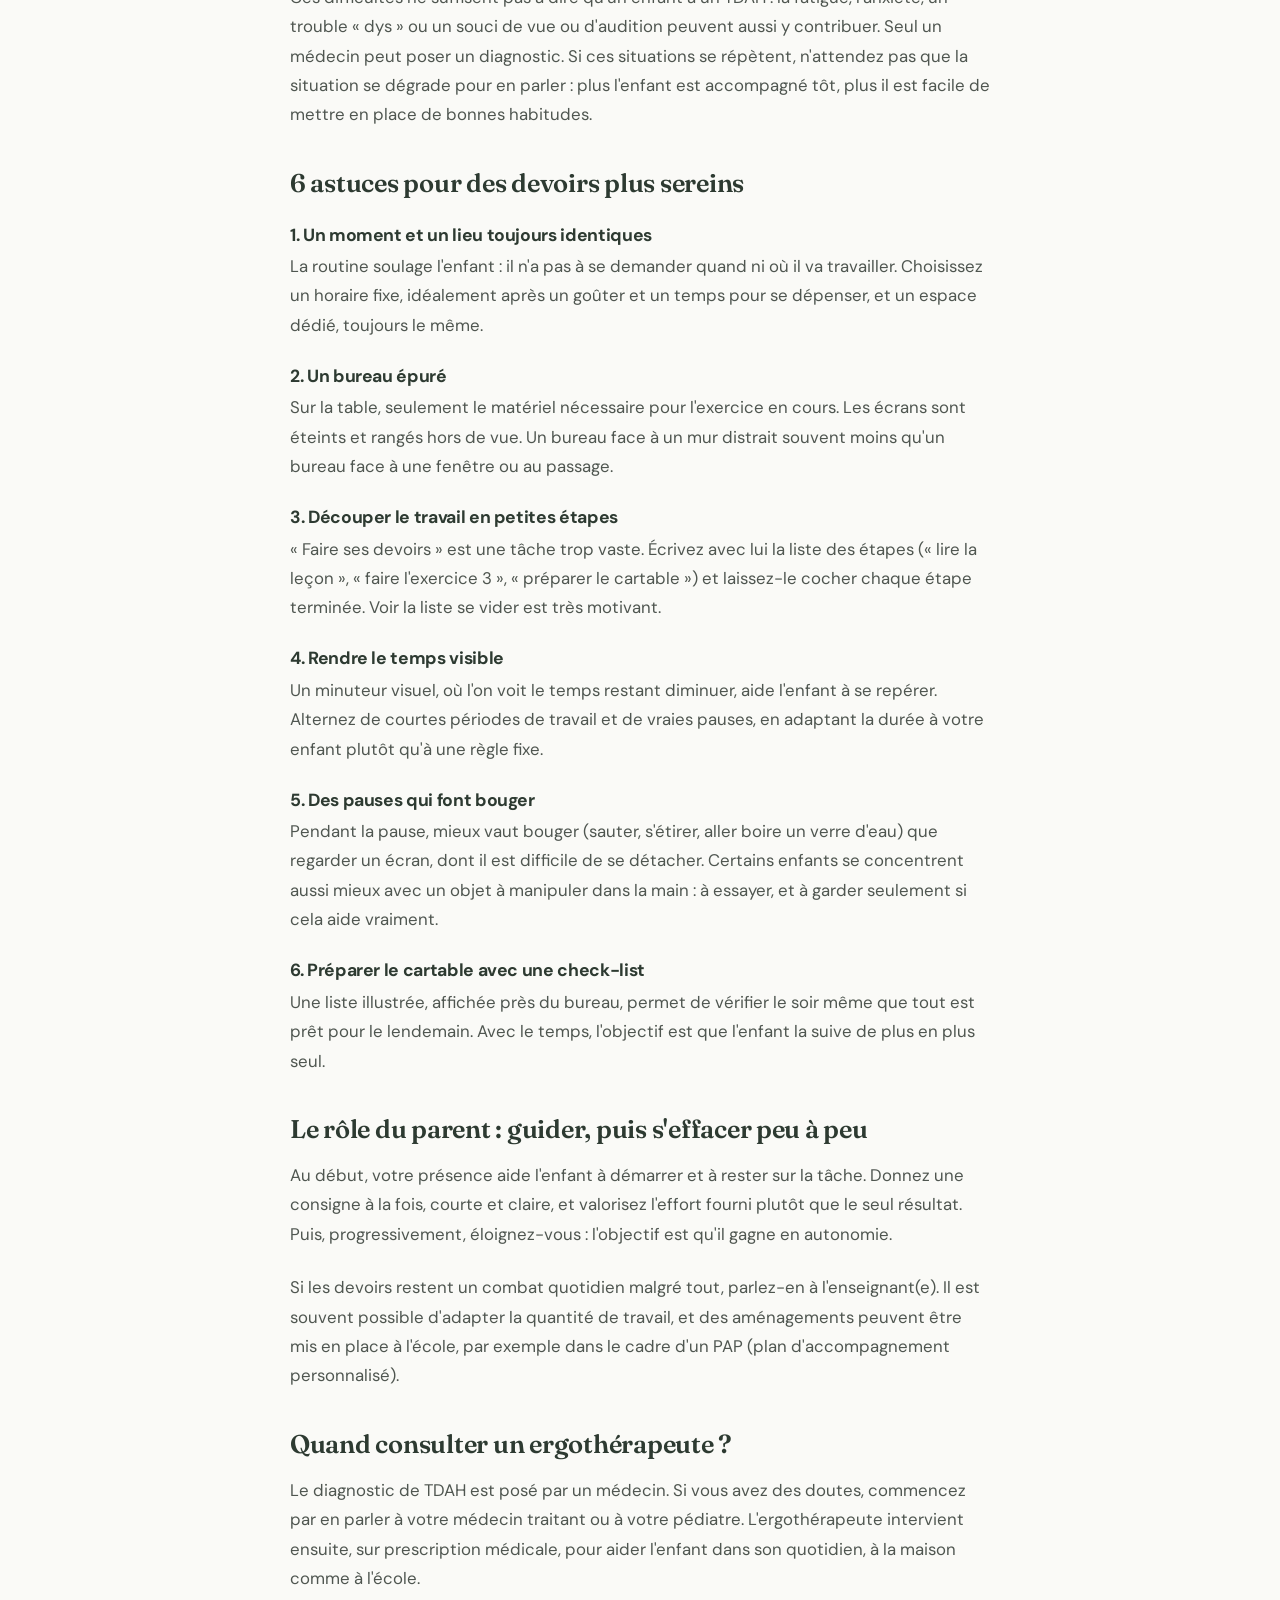
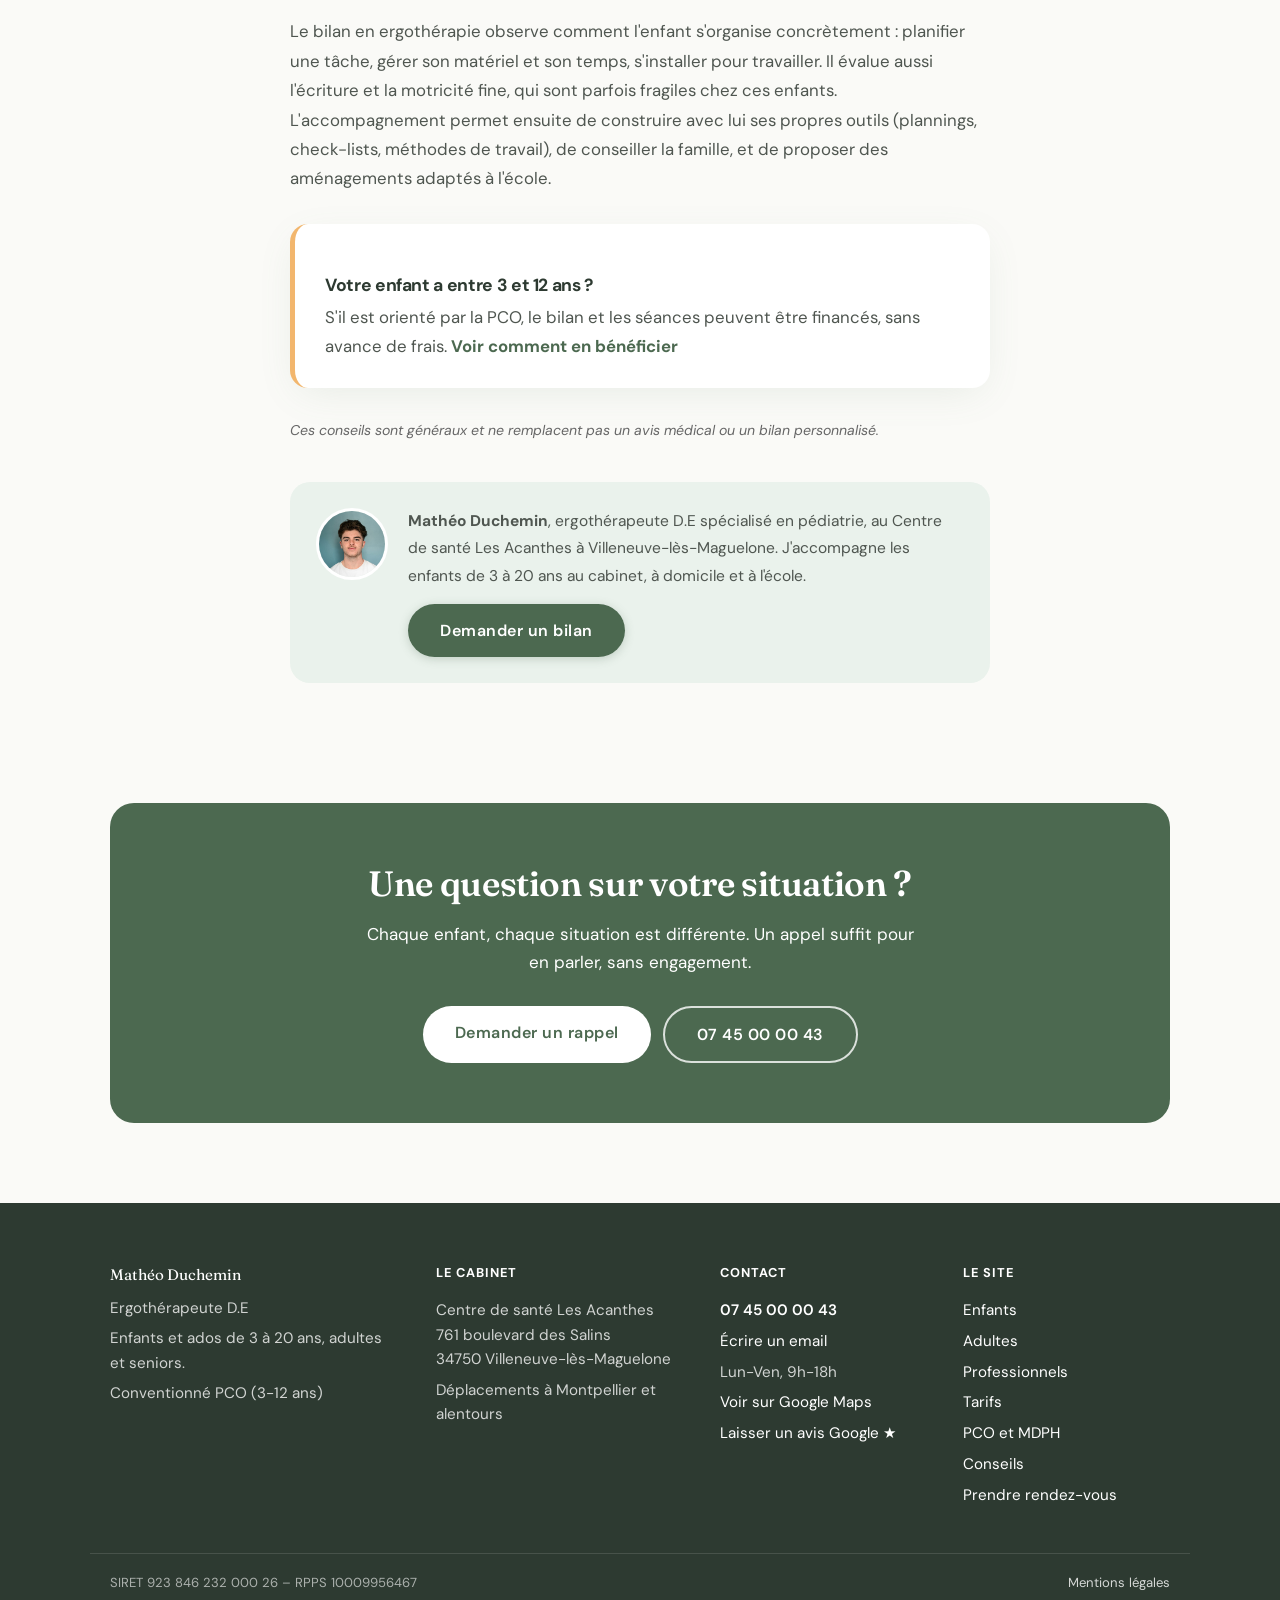
<file: conseil-tdah-devoirs.html>
<!DOCTYPE html>
<html lang="fr">
<head>
    <meta charset="UTF-8">
    <meta name="viewport" content="width=device-width, initial-scale=1.0">
    <title>TDAH : comment mieux organiser les devoirs à la maison ? | Conseils d'ergothérapeute</title>
    <meta name="description" content="Devoirs interminables, oublis, difficulté à démarrer : pourquoi l'organisation est difficile avec un TDAH, 6 astuces concrètes à la maison et quand consulter un ergothérapeute. Par Mathéo Duchemin.">
    <link rel="canonical" href="https://www.ergotherapie-montpellier.fr/conseil-tdah-devoirs.html">
    <meta property="og:type" content="article">
    <meta property="og:locale" content="fr_FR">
    <meta property="og:site_name" content="Mathéo Duchemin, ergothérapeute">
    <meta property="og:title" content="TDAH : comment mieux organiser les devoirs à la maison ? | Conseils d'ergothérapeute">
    <meta property="og:description" content="Devoirs interminables, oublis, difficulté à démarrer : pourquoi l'organisation est difficile avec un TDAH, 6 astuces concrètes à la maison et quand consulter un ergothérapeute. Par Mathéo Duchemin.">
    <meta property="og:url" content="https://www.ergotherapie-montpellier.fr/conseil-tdah-devoirs.html">
    <meta property="og:image" content="https://www.ergotherapie-montpellier.fr/matheo-portrait.jpg">
    <meta property="og:image:width" content="900">
    <meta property="og:image:height" content="1200">
    <meta property="og:image:alt" content="Portrait de Mathéo Duchemin, ergothérapeute">
    <meta name="twitter:card" content="summary">
    <meta name="robots" content="index, follow">
    <link rel="icon" href="favicon.ico" sizes="48x48">
    <link rel="icon" type="image/png" sizes="192x192" href="icon-192.png">
    <link rel="apple-touch-icon" href="apple-touch-icon.png">
    <link href="https://fonts.googleapis.com/css2?family=DM+Sans:wght@400;500;700&family=Fraunces:opsz,wght@9..144,600&display=swap" rel="stylesheet">
    <link rel="stylesheet" href="style.css">
    <script type="application/ld+json">{"@context": "https://schema.org", "@type": "Article", "headline": "TDAH : comment mieux organiser les devoirs à la maison ?", "datePublished": "2026-11-03", "inLanguage": "fr", "author": {"@type": "Person", "@id": "https://www.ergotherapie-montpellier.fr/a-propos.html#matheo", "name": "Mathéo Duchemin", "jobTitle": "Ergothérapeute D.E", "url": "https://www.ergotherapie-montpellier.fr/a-propos.html"}, "mainEntityOfPage": "https://www.ergotherapie-montpellier.fr/conseil-tdah-devoirs.html", "image": "https://www.ergotherapie-montpellier.fr/matheo-portrait.jpg"}</script>
    <script type="application/ld+json">{"@context": "https://schema.org", "@type": "BreadcrumbList", "itemListElement": [{"@type": "ListItem", "position": 1, "name": "Accueil", "item": "https://www.ergotherapie-montpellier.fr/"}, {"@type": "ListItem", "position": 2, "name": "Conseils", "item": "https://www.ergotherapie-montpellier.fr/conseils.html"}, {"@type": "ListItem", "position": 3, "name": "TDAH : comment mieux organiser les devoirs à la maison ?", "item": "https://www.ergotherapie-montpellier.fr/conseil-tdah-devoirs.html"}]}</script>
</head>
<body>
    <a href="#contenu" class="skip-link">Aller au contenu</a>

    <nav class="navbar">
        <div class="container nav-container">
            <div class="brand"><a href="index.html">Mathéo Duchemin</a></div>
            <ul class="nav-menu">
                <li><a href="index.html" class="nav-link">Accueil</a></li>
                <li><a href="a-propos.html" class="nav-link">À Propos</a></li>
                <li><a href="enfants.html" class="nav-link">Enfants</a></li>
                <li><a href="adultes.html" class="nav-link">Adultes</a></li>
                <li><a href="pros.html" class="nav-link">Professionnels</a></li>
                <li><a href="demarches.html" class="nav-link">Démarches</a></li>
                <li><a href="conseils.html" class="nav-link active">Conseils</a></li>
                <li><a href="contact.html" class="btn btn-primary">Prendre RDV</a></li>
            </ul>
        </div>
    </nav>

    <main id="contenu" tabindex="-1">
    <article class="article">
        <header class="article-header">
            <a href="conseils.html" class="article-back">← Tous les conseils</a>
            <span class="article-cat">Enfants · Attention et organisation</span>
            <h1>TDAH : comment mieux organiser les devoirs à la maison ?</h1>
            <p class="article-meta">Par Mathéo Duchemin, ergothérapeute D.E · Publié le <time datetime="2026-11-03">3 novembre 2026</time> · 6 min de lecture</p>
            <button type="button" class="print-btn" data-print>Imprimer cet article</button>
        </header>

        <p class="article-lead">Le cahier oublié à l'école, une heure pour démarrer un exercice de dix minutes, des allers-retours incessants entre la chaise et le frigo… Pour beaucoup de familles, le moment des devoirs devient une source de tension. Quand un enfant a un trouble de l'attention, avec ou sans hyperactivité (TDAH), ce n'est pas une question de bonne volonté : son cerveau a besoin d'un cadre plus structuré pour s'organiser.</p>

        <h2>Pourquoi les devoirs sont-ils si difficiles ?</h2>
        <p>Le TDAH est un trouble du neurodéveloppement. Il touche ce qu'on appelle les fonctions exécutives : la capacité à se mettre au travail, à planifier, à garder une consigne en tête, à gérer son temps et à résister aux distractions. Or faire ses devoirs sollicite justement toutes ces compétences, en fin de journée, quand l'enfant a déjà beaucoup puisé dans son énergie pour tenir en classe.</p>
        <p>Résultat : l'enfant peut connaître sa leçon, mais avoir du mal à s'organiser pour la réviser. Les reproches (« concentre-toi », « dépêche-toi ») ont alors peu d'effet, car le problème n'est pas l'envie, mais la façon de s'y prendre. La bonne nouvelle, c'est qu'on peut agir sur l'environnement et sur la méthode.</p>

        <h2>Les situations qui reviennent souvent</h2>
        <ul class="check-list">
            <li>Il oublie régulièrement ses affaires ou ne sait plus ce qu'il avait à faire.</li>
            <li>Démarrer est très difficile : il repousse, négocie, se lève sans cesse.</li>
            <li>Le moindre bruit ou objet le détourne de son travail.</li>
            <li>Il se lance sans lire la consigne jusqu'au bout, ou abandonne en cours de route.</li>
            <li>Les devoirs durent beaucoup plus longtemps que prévu et finissent souvent en conflit.</li>
            <li>Il a du mal à estimer le temps et à prévoir le travail à rendre plus tard dans la semaine.</li>
        </ul>
        <p>Ces difficultés ne suffisent pas à dire qu'un enfant a un TDAH : la fatigue, l'anxiété, un trouble « dys » ou un souci de vue ou d'audition peuvent aussi y contribuer. Seul un médecin peut poser un diagnostic. Si ces situations se répètent, n'attendez pas que la situation se dégrade pour en parler : plus l'enfant est accompagné tôt, plus il est facile de mettre en place de bonnes habitudes.</p>

        <h2>6 astuces pour des devoirs plus sereins</h2>
        <h3>1. Un moment et un lieu toujours identiques</h3>
        <p>La routine soulage l'enfant : il n'a pas à se demander quand ni où il va travailler. Choisissez un horaire fixe, idéalement après un goûter et un temps pour se dépenser, et un espace dédié, toujours le même.</p>
        <h3>2. Un bureau épuré</h3>
        <p>Sur la table, seulement le matériel nécessaire pour l'exercice en cours. Les écrans sont éteints et rangés hors de vue. Un bureau face à un mur distrait souvent moins qu'un bureau face à une fenêtre ou au passage.</p>
        <h3>3. Découper le travail en petites étapes</h3>
        <p>« Faire ses devoirs » est une tâche trop vaste. Écrivez avec lui la liste des étapes (« lire la leçon », « faire l'exercice 3 », « préparer le cartable ») et laissez-le cocher chaque étape terminée. Voir la liste se vider est très motivant.</p>
        <h3>4. Rendre le temps visible</h3>
        <p>Un minuteur visuel, où l'on voit le temps restant diminuer, aide l'enfant à se repérer. Alternez de courtes périodes de travail et de vraies pauses, en adaptant la durée à votre enfant plutôt qu'à une règle fixe.</p>
        <h3>5. Des pauses qui font bouger</h3>
        <p>Pendant la pause, mieux vaut bouger (sauter, s'étirer, aller boire un verre d'eau) que regarder un écran, dont il est difficile de se détacher. Certains enfants se concentrent aussi mieux avec un objet à manipuler dans la main : à essayer, et à garder seulement si cela aide vraiment.</p>
        <h3>6. Préparer le cartable avec une check-list</h3>
        <p>Une liste illustrée, affichée près du bureau, permet de vérifier le soir même que tout est prêt pour le lendemain. Avec le temps, l'objectif est que l'enfant la suive de plus en plus seul.</p>

        <h2>Le rôle du parent : guider, puis s'effacer peu à peu</h2>
        <p>Au début, votre présence aide l'enfant à démarrer et à rester sur la tâche. Donnez une consigne à la fois, courte et claire, et valorisez l'effort fourni plutôt que le seul résultat. Puis, progressivement, éloignez-vous : l'objectif est qu'il gagne en autonomie.</p>
        <p>Si les devoirs restent un combat quotidien malgré tout, parlez-en à l'enseignant(e). Il est souvent possible d'adapter la quantité de travail, et des aménagements peuvent être mis en place à l'école, par exemple dans le cadre d'un PAP (plan d'accompagnement personnalisé).</p>

        <h2>Quand consulter un ergothérapeute ?</h2>
        <p>Le diagnostic de TDAH est posé par un médecin. Si vous avez des doutes, commencez par en parler à votre médecin traitant ou à votre pédiatre. L'ergothérapeute intervient ensuite, sur prescription médicale, pour aider l'enfant dans son quotidien, à la maison comme à l'école.</p>
        <p>Le bilan en ergothérapie observe comment l'enfant s'organise concrètement : planifier une tâche, gérer son matériel et son temps, s'installer pour travailler. Il évalue aussi l'écriture et la motricité fine, qui sont parfois fragiles chez ces enfants. L'accompagnement permet ensuite de construire avec lui ses propres outils (plannings, check-lists, méthodes de travail), de conseiller la famille, et de proposer des aménagements adaptés à l'école.</p>

        <div class="info-box" style="margin: 30px 0;">
            <h3>Votre enfant a entre 3 et 12 ans ?</h3>
            <p style="margin-bottom: 0;">S'il est orienté par la PCO, le bilan et les séances peuvent être financés, sans avance de frais. <a href="demarches.html#pco" class="link-strong">Voir comment en bénéficier</a></p>
        </div>

        <p class="article-note">Ces conseils sont généraux et ne remplacent pas un avis médical ou un bilan personnalisé.</p>

        <aside class="article-author">
            <img src="matheo-portrait.jpg" alt="Mathéo Duchemin" width="72" height="72" loading="lazy">
            <div>
                <p><strong>Mathéo Duchemin</strong>, ergothérapeute D.E spécialisé en pédiatrie, au Centre de santé Les Acanthes à Villeneuve-lès-Maguelone. J'accompagne les enfants de 3 à 20 ans au cabinet, à domicile et à l'école.</p>
                <a href="contact.html?objet=enfant#rdv-form" class="btn btn-primary">Demander un bilan</a>
            </div>
        </aside>
    </article>

    <section class="section-padding">
        <div class="container">
            <div class="cta-final">
                <h2>Une question sur votre situation ?</h2>
                <p>Chaque enfant, chaque situation est différente. Un appel suffit pour en parler, sans engagement.</p>
                <div class="hero-actions">
                    <a href="contact.html" class="btn btn-light">Demander un rappel</a>
                    <a href="tel:+33745000043" class="btn btn-ghost">07 45 00 00 43</a>
                </div>
            </div>
        </div>
    </section>

    </main>

    <footer class="site-footer">
        <div class="container footer-grid">
            <div>
                <p class="footer-brand">Mathéo Duchemin</p>
                <p>Ergothérapeute D.E</p>
                <p>Enfants et ados de 3 à 20 ans, adultes et seniors.</p>
                <p>Conventionné PCO (3-12 ans)</p>
            </div>
            <div>
                <p class="footer-title">Le cabinet</p>
                <p>Centre de santé Les Acanthes<br>761 boulevard des Salins<br>34750 Villeneuve-lès-Maguelone</p>
                <p>Déplacements à Montpellier et alentours</p>
            </div>
            <div>
                <p class="footer-title">Contact</p>
                <p><a href="tel:+33745000043">07 45 00 00 43</a></p>
                <p><a href="mailto:matheoduchemin.ergo@gmail.com">Écrire un email</a></p>
                <p>Lun-Ven, 9h-18h</p>
                <p><a href="https://maps.google.com/?cid=7769833148488688692" target="_blank" rel="noopener">Voir sur Google Maps</a></p>
                <p><a href="https://maps.google.com/?cid=7769833148488688692" target="_blank" rel="noopener">Laisser un avis Google ★</a></p>
            </div>
            <div>
                <p class="footer-title">Le site</p>
                <ul class="footer-links">
                    <li><a href="enfants.html">Enfants</a></li>
                    <li><a href="adultes.html">Adultes</a></li>
                    <li><a href="pros.html">Professionnels</a></li>
                    <li><a href="contact.html#tarifs">Tarifs</a></li>
                    <li><a href="demarches.html">PCO et MDPH</a></li>
                    <li><a href="conseils.html">Conseils</a></li>
                    <li><a href="contact.html">Prendre rendez-vous</a></li>
                </ul>
            </div>
        </div>
        <div class="container footer-bottom">
            <span>SIRET 923 846 232 000 26 – RPPS 10009956467</span>
            <a href="mentions.html">Mentions légales</a>
        </div>
    </footer>

    <div class="mobile-cta">
        <a href="tel:+33745000043" class="btn btn-primary">Appeler</a>
        <a href="contact.html" class="btn btn-outline">Être rappelé(e)</a>
    </div>

    <script src="site.js" defer></script>
</body>

</html>
</file>
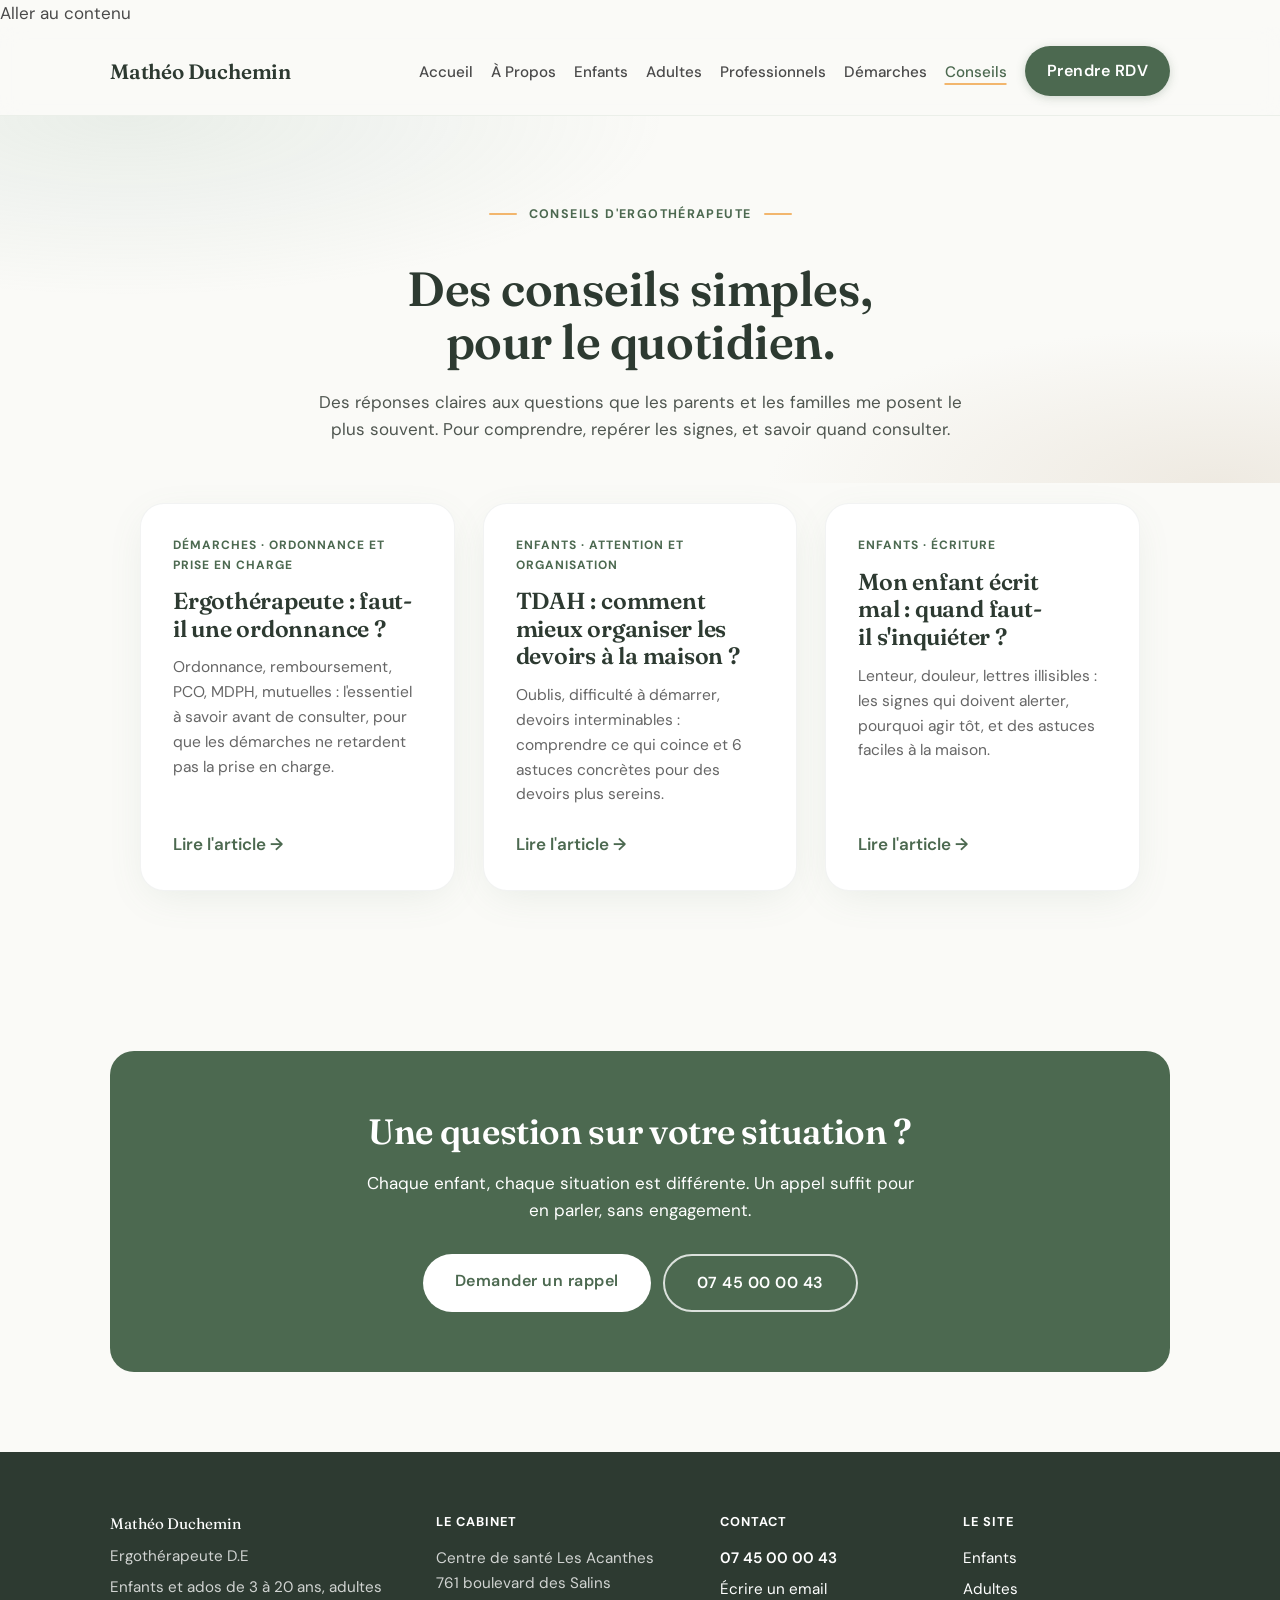
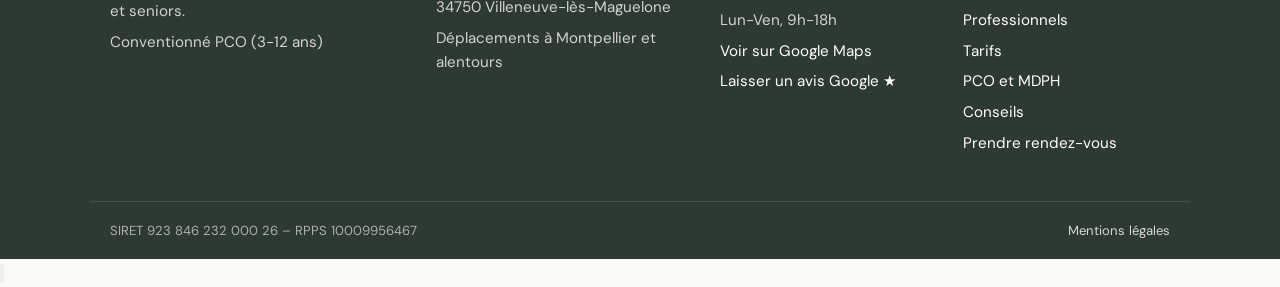
<file: conseils.html>
<!DOCTYPE html>
<html lang="fr">
<head>
    <meta charset="UTF-8">
    <meta name="viewport" content="width=device-width, initial-scale=1.0">
    <title>Conseils d'ergothérapeute | Mathéo Duchemin, Montpellier</title>
    <meta name="description" content="Conseils pratiques d'un ergothérapeute pour les parents et les familles : écriture, organisation, autonomie, maintien à domicile.">
    <link rel="canonical" href="https://www.ergotherapie-montpellier.fr/conseils.html">
    <meta property="og:type" content="website">
    <meta property="og:locale" content="fr_FR">
    <meta property="og:site_name" content="Mathéo Duchemin, ergothérapeute">
    <meta property="og:title" content="Conseils d'ergothérapeute | Mathéo Duchemin, Montpellier">
    <meta property="og:description" content="Conseils pratiques d'un ergothérapeute pour les parents et les familles : écriture, organisation, autonomie, maintien à domicile.">
    <meta property="og:url" content="https://www.ergotherapie-montpellier.fr/conseils.html">
    <meta property="og:image" content="https://www.ergotherapie-montpellier.fr/matheo-portrait.jpg">
    <meta property="og:image:width" content="900">
    <meta property="og:image:height" content="1200">
    <meta property="og:image:alt" content="Portrait de Mathéo Duchemin, ergothérapeute">
    <meta name="twitter:card" content="summary">
    <meta name="robots" content="index, follow">
    <link rel="icon" href="favicon.ico" sizes="48x48">
    <link rel="icon" type="image/png" sizes="192x192" href="icon-192.png">
    <link rel="apple-touch-icon" href="apple-touch-icon.png">
    <link href="https://fonts.googleapis.com/css2?family=DM+Sans:wght@400;500;700&family=Fraunces:opsz,wght@9..144,600&display=swap" rel="stylesheet">
    <link rel="stylesheet" href="style.css">
</head>
<body>
    <a href="#contenu" class="skip-link">Aller au contenu</a>

    <nav class="navbar">
        <div class="container nav-container">
            <div class="brand"><a href="index.html">Mathéo Duchemin</a></div>
            <ul class="nav-menu">
                <li><a href="index.html" class="nav-link">Accueil</a></li>
                <li><a href="a-propos.html" class="nav-link">À Propos</a></li>
                <li><a href="enfants.html" class="nav-link">Enfants</a></li>
                <li><a href="adultes.html" class="nav-link">Adultes</a></li>
                <li><a href="pros.html" class="nav-link">Professionnels</a></li>
                <li><a href="demarches.html" class="nav-link">Démarches</a></li>
                <li><a href="conseils.html" class="nav-link active">Conseils</a></li>
                <li><a href="contact.html" class="btn btn-primary">Prendre RDV</a></li>
            </ul>
        </div>
    </nav>

    <main id="contenu" tabindex="-1">
    <header class="section-padding text-center" style="padding-bottom: 40px;">
        <div class="container">
            <span class="hero-tag">Conseils d'ergothérapeute</span>
            <h1 style="max-width: 820px; margin: 20px auto;">Des conseils simples, pour le quotidien.</h1>
            <p style="max-width: 680px; margin: 0 auto;">Des réponses claires aux questions que les parents et les familles me posent le plus souvent. Pour comprendre, repérer les signes, et savoir quand consulter.</p>
        </div>
    </header>

    <section class="section-padding" style="padding-top: 20px;">
        <div class="container">
            <div class="article-list">
                <a class="article-card" href="conseil-ordonnance-ergotherapie.html">
                    <span class="article-cat">Démarches · Ordonnance et prise en charge</span>
                    <h2>Ergothérapeute : faut-il une ordonnance ?</h2>
                    <p>Ordonnance, remboursement, PCO, MDPH, mutuelles : l'essentiel à savoir avant de consulter, pour que les démarches ne retardent pas la prise en charge.</p>
                    <span class="card-link">Lire l'article →</span>
                </a>
                <a class="article-card" href="conseil-tdah-devoirs.html">
                    <span class="article-cat">Enfants · Attention et organisation</span>
                    <h2>TDAH : comment mieux organiser les devoirs à la maison ?</h2>
                    <p>Oublis, difficulté à démarrer, devoirs interminables : comprendre ce qui coince et 6 astuces concrètes pour des devoirs plus sereins.</p>
                    <span class="card-link">Lire l'article →</span>
                </a>
                <a class="article-card" href="conseil-ecriture-enfant.html">
                    <span class="article-cat">Enfants · Écriture</span>
                    <h2>Mon enfant écrit mal : quand faut-il s'inquiéter ?</h2>
                    <p>Lenteur, douleur, lettres illisibles : les signes qui doivent alerter, pourquoi agir tôt, et des astuces faciles à la maison.</p>
                    <span class="card-link">Lire l'article →</span>
                </a>
            </div>
        </div>
    </section>

    <section class="section-padding">
        <div class="container">
            <div class="cta-final">
                <h2>Une question sur votre situation ?</h2>
                <p>Chaque enfant, chaque situation est différente. Un appel suffit pour en parler, sans engagement.</p>
                <div class="hero-actions">
                    <a href="contact.html" class="btn btn-light">Demander un rappel</a>
                    <a href="tel:+33745000043" class="btn btn-ghost">07 45 00 00 43</a>
                </div>
            </div>
        </div>
    </section>

    </main>

    <footer class="site-footer">
        <div class="container footer-grid">
            <div>
                <p class="footer-brand">Mathéo Duchemin</p>
                <p>Ergothérapeute D.E</p>
                <p>Enfants et ados de 3 à 20 ans, adultes et seniors.</p>
                <p>Conventionné PCO (3-12 ans)</p>
            </div>
            <div>
                <p class="footer-title">Le cabinet</p>
                <p>Centre de santé Les Acanthes<br>761 boulevard des Salins<br>34750 Villeneuve-lès-Maguelone</p>
                <p>Déplacements à Montpellier et alentours</p>
            </div>
            <div>
                <p class="footer-title">Contact</p>
                <p><a href="tel:+33745000043">07 45 00 00 43</a></p>
                <p><a href="mailto:matheoduchemin.ergo@gmail.com">Écrire un email</a></p>
                <p>Lun-Ven, 9h-18h</p>
                <p><a href="https://maps.google.com/?cid=7769833148488688692" target="_blank" rel="noopener">Voir sur Google Maps</a></p>
                <p><a href="https://maps.google.com/?cid=7769833148488688692" target="_blank" rel="noopener">Laisser un avis Google ★</a></p>
            </div>
            <div>
                <p class="footer-title">Le site</p>
                <ul class="footer-links">
                    <li><a href="enfants.html">Enfants</a></li>
                    <li><a href="adultes.html">Adultes</a></li>
                    <li><a href="pros.html">Professionnels</a></li>
                    <li><a href="contact.html#tarifs">Tarifs</a></li>
                    <li><a href="demarches.html">PCO et MDPH</a></li>
                    <li><a href="conseils.html">Conseils</a></li>
                    <li><a href="contact.html">Prendre rendez-vous</a></li>
                </ul>
            </div>
        </div>
        <div class="container footer-bottom">
            <span>SIRET 923 846 232 000 26 – RPPS 10009956467</span>
            <a href="mentions.html">Mentions légales</a>
        </div>
    </footer>

    <div class="mobile-cta">
        <a href="tel:+33745000043" class="btn btn-primary">Appeler</a>
        <a href="contact.html" class="btn btn-outline">Être rappelé(e)</a>
    </div>

    <script src="site.js" defer></script>
</body>

</html>
</file>
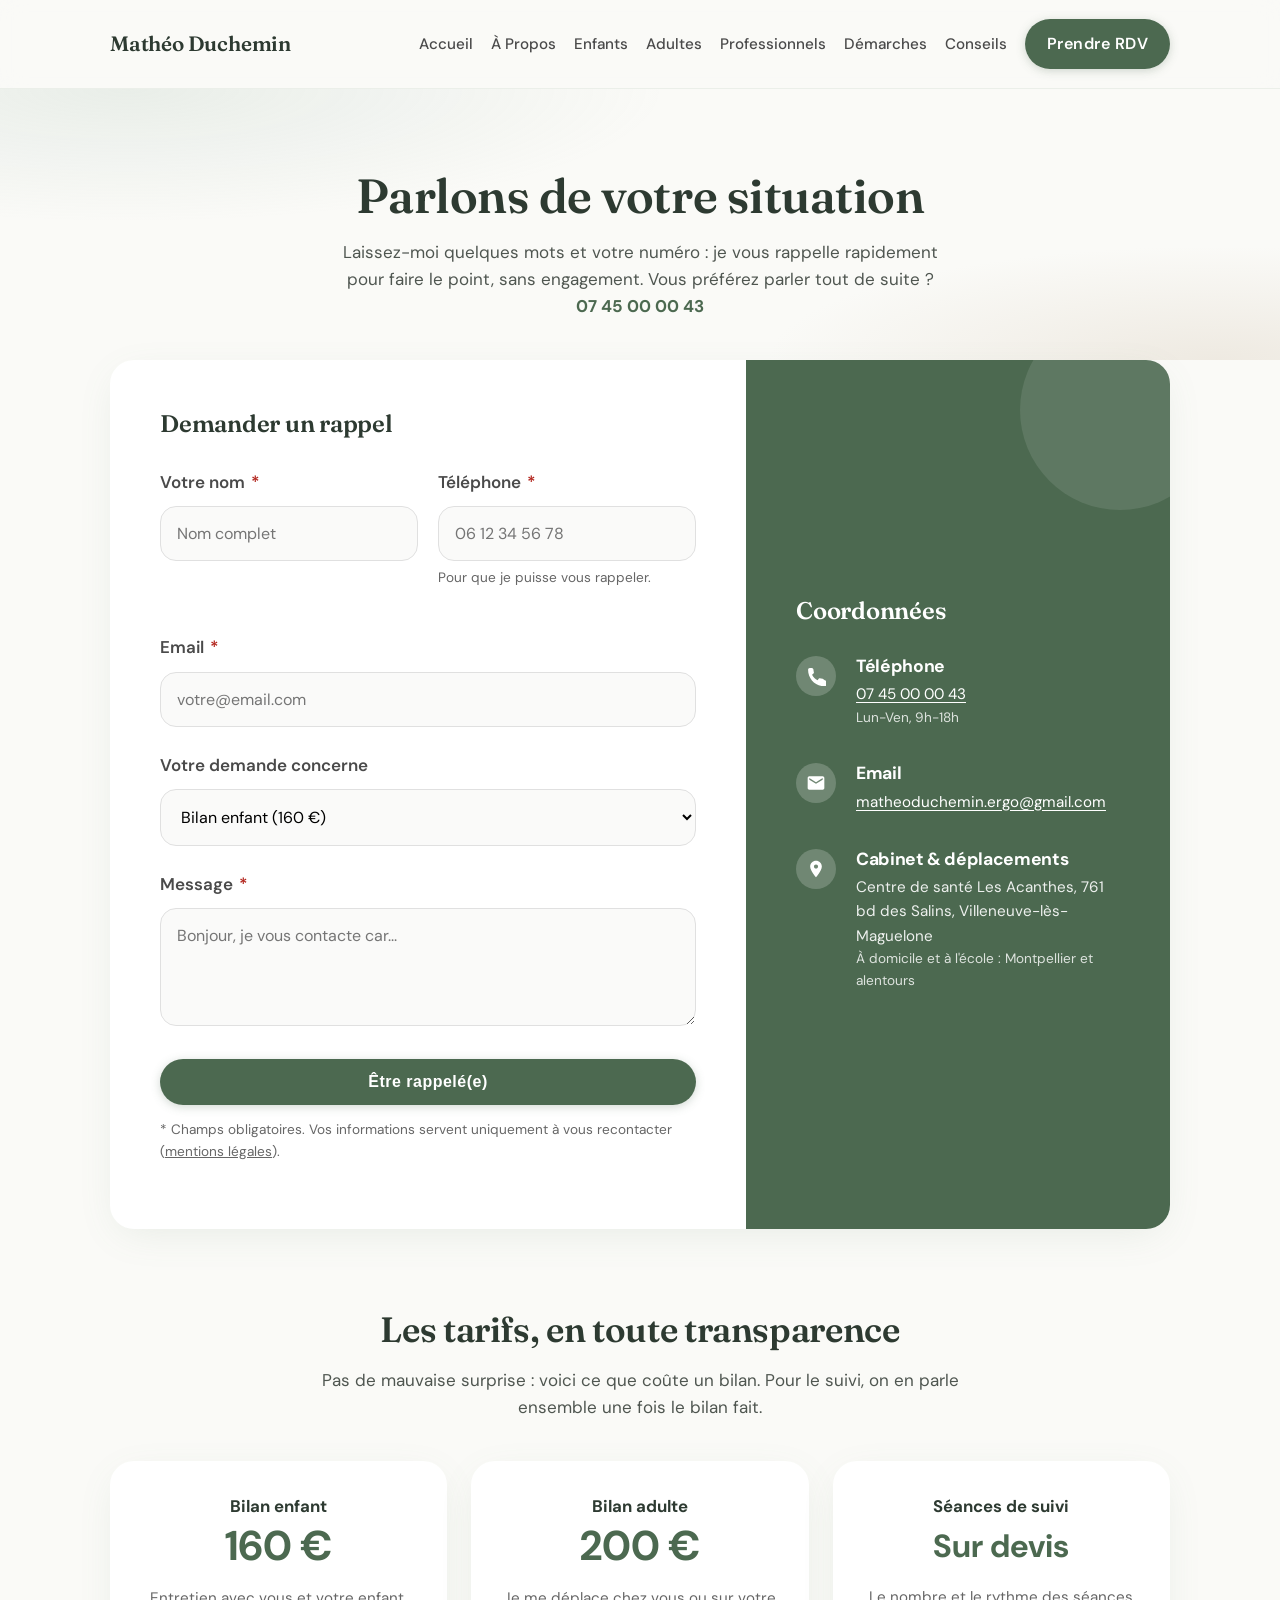
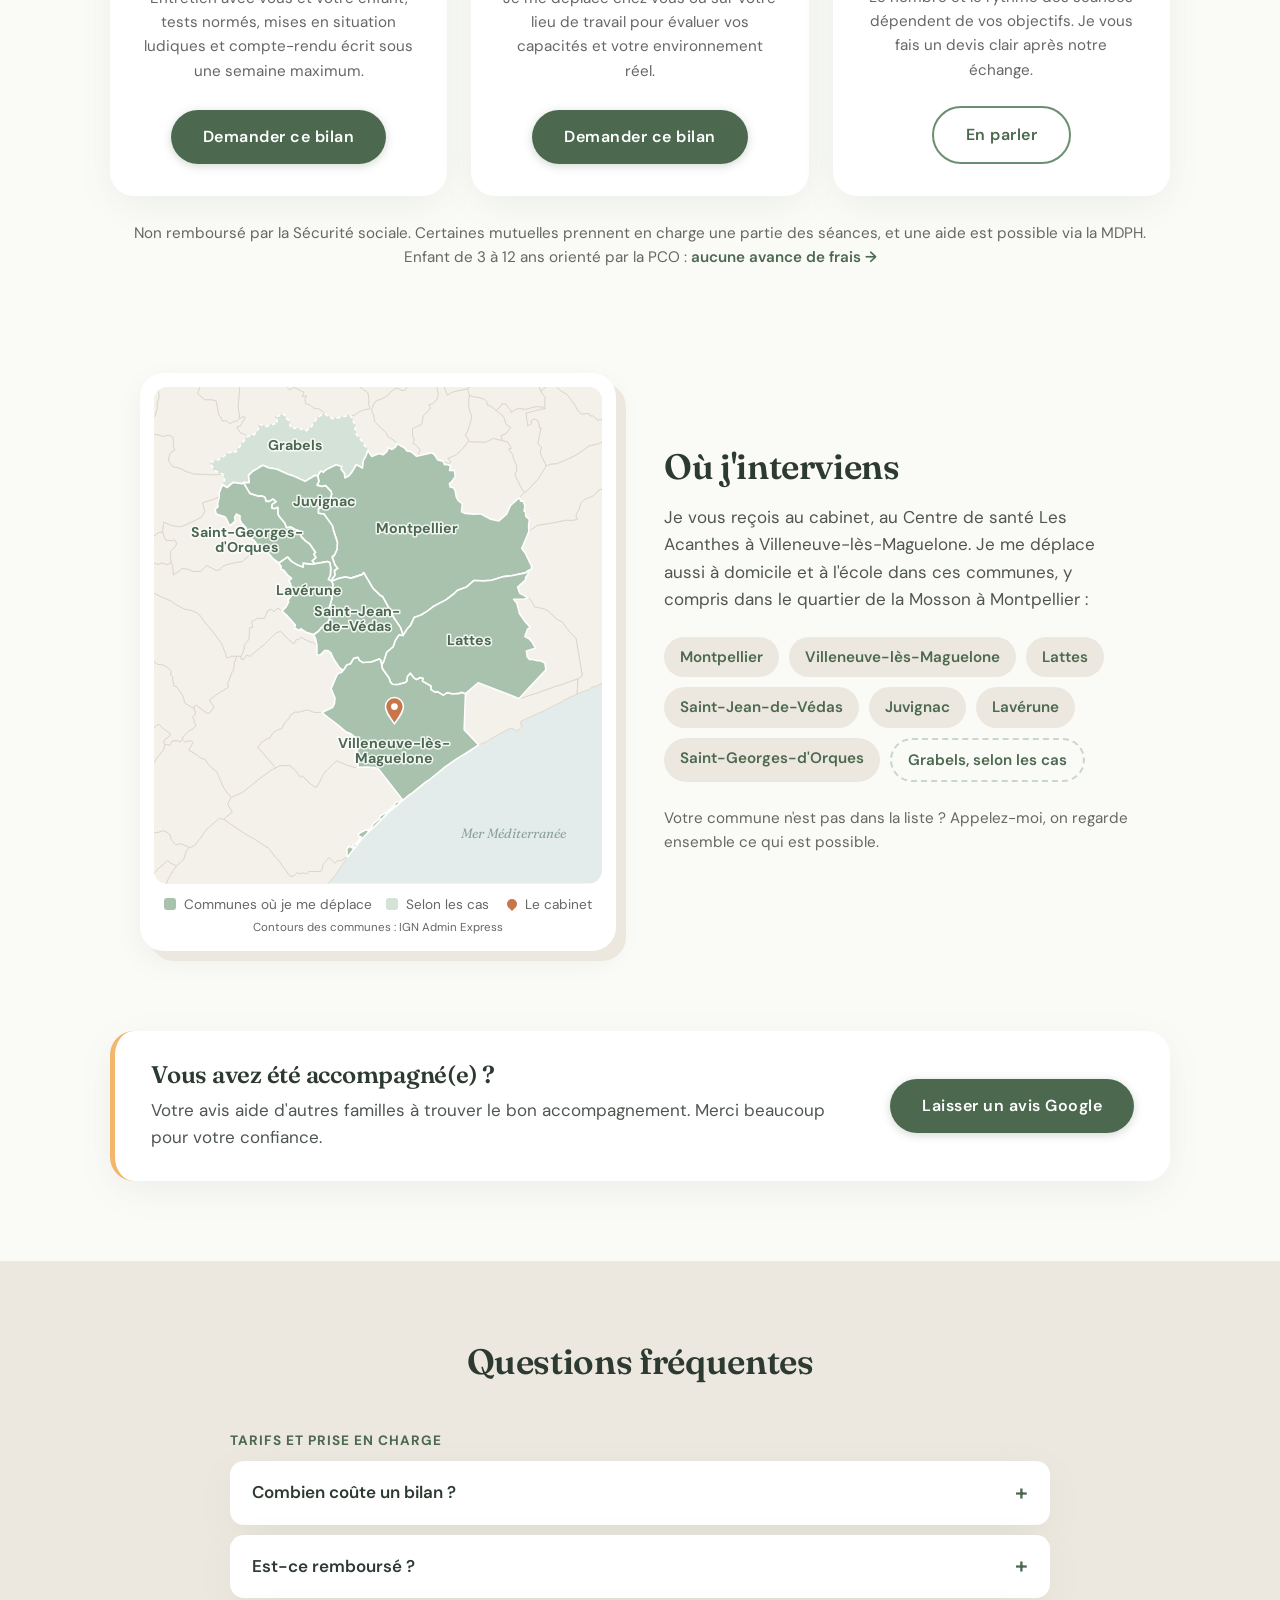
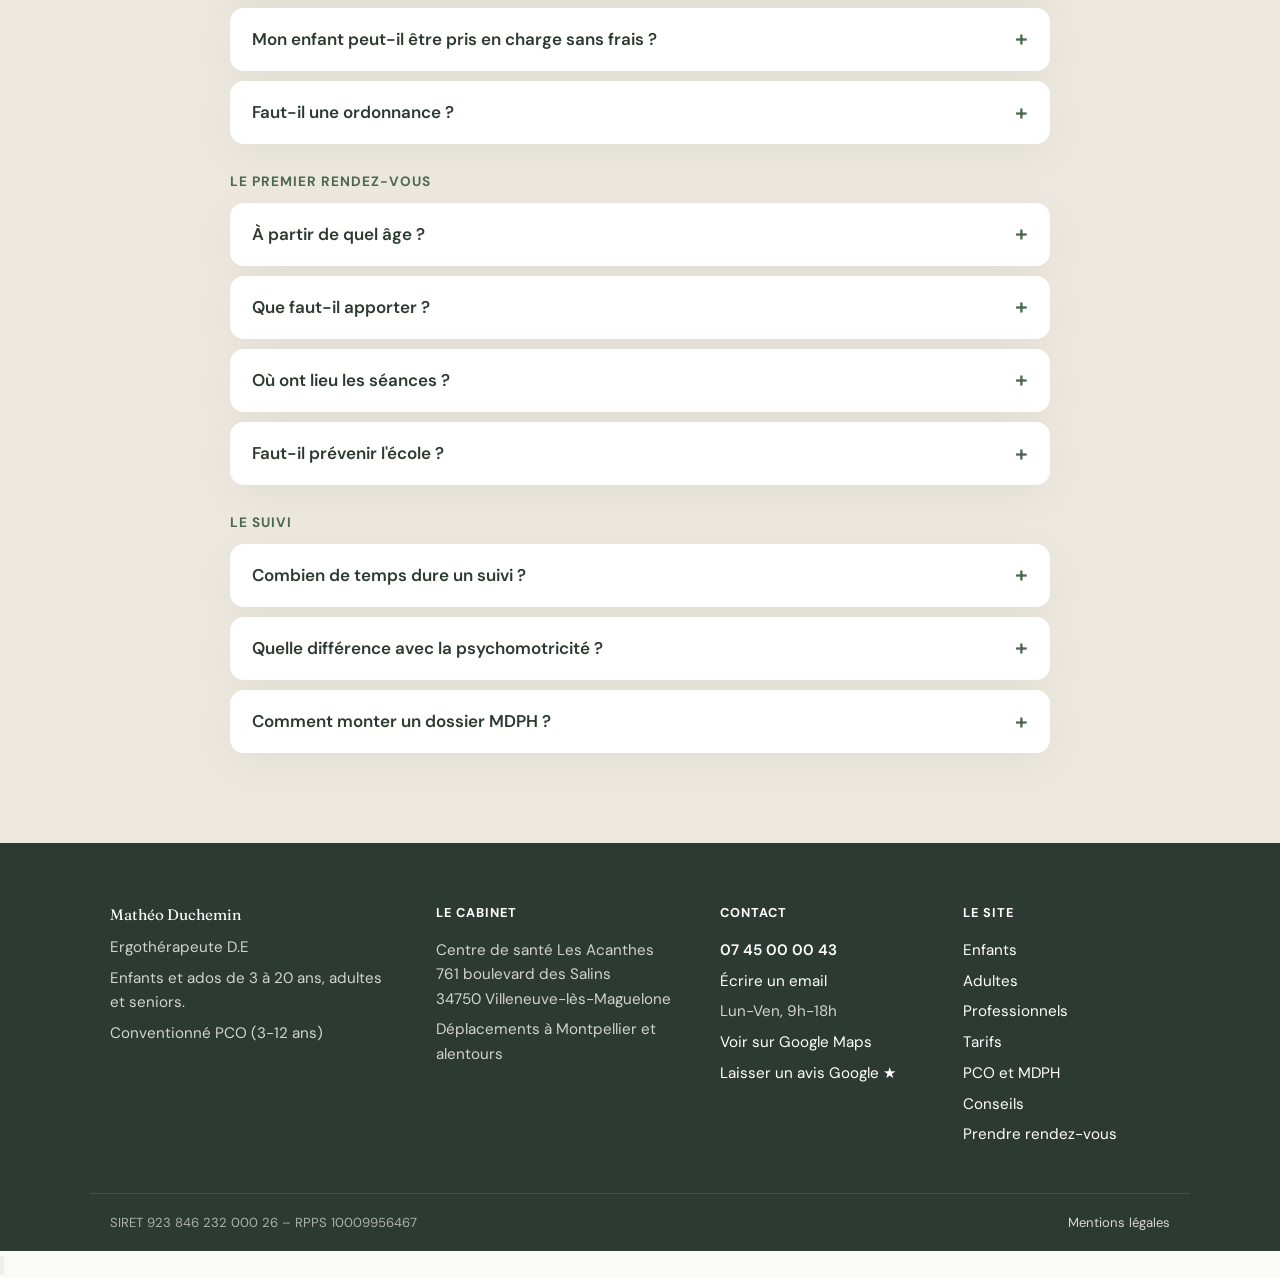
<file: contact.html>
<!DOCTYPE html>
<html lang="fr">
<head>
    <meta charset="UTF-8">
    <meta name="viewport" content="width=device-width, initial-scale=1.0">
    <title>Contact & tarifs | Mathéo Duchemin, ergothérapeute à Montpellier</title>
    <meta name="description" content="Prendre rendez-vous avec Mathéo Duchemin, ergothérapeute à Montpellier et Villeneuve-lès-Maguelone. Bilan enfant 160 €, bilan adulte 200 €.">
    <link rel="canonical" href="https://www.ergotherapie-montpellier.fr/contact.html">
    <meta property="og:type" content="website">
    <meta property="og:locale" content="fr_FR">
    <meta property="og:site_name" content="Mathéo Duchemin, ergothérapeute">
    <meta property="og:title" content="Contact & tarifs | Mathéo Duchemin, ergothérapeute à Montpellier">
    <meta property="og:description" content="Prendre rendez-vous avec Mathéo Duchemin, ergothérapeute à Montpellier et Villeneuve-lès-Maguelone. Bilan enfant 160 €, bilan adulte 200 €.">
    <meta property="og:url" content="https://www.ergotherapie-montpellier.fr/contact.html">
    <meta property="og:image" content="https://www.ergotherapie-montpellier.fr/matheo-portrait.jpg">
    <meta property="og:image:width" content="900">
    <meta property="og:image:height" content="1200">
    <meta property="og:image:alt" content="Portrait de Mathéo Duchemin, ergothérapeute">
    <meta name="twitter:card" content="summary">
    <meta name="robots" content="index, follow">
    <link rel="icon" href="favicon.ico" sizes="48x48">
    <link rel="icon" type="image/png" sizes="192x192" href="icon-192.png">
    <link rel="apple-touch-icon" href="apple-touch-icon.png">
    <link href="https://fonts.googleapis.com/css2?family=DM+Sans:wght@400;500;700&family=Fraunces:opsz,wght@9..144,600&display=swap" rel="stylesheet">
    <link rel="stylesheet" href="style.css">
    <style>
        /* CSS SPÉCIFIQUE : LA CARTE CONTACT UNIFIÉE */
        
        /* Le conteneur global qui lie les deux parties */
        .contact-wrapper {
            background: white;
            border-radius: var(--radius-card);
            box-shadow: var(--shadow-soft);
            display: grid;
            grid-template-columns: 1.2fr 0.8fr; /* Formulaire un peu plus large */
            overflow: hidden; /* Important pour garder les coins arrondis avec le fond vert */
            min-height: 550px;
        }

        /* Partie GAUCHE : Le Formulaire (Fond Blanc) */
        .contact-form-side {
            padding: 50px;
        }

        /* Partie DROITE : Les Infos (Fond Vert Sauge) */
        .contact-info-side {
            background-color: var(--color-primary-dark);
            color: white;
            padding: 50px;
            display: flex;
            flex-direction: column;
            justify-content: center;
            position: relative;
        }

        /* Décoration subtile sur le fond vert */
        .contact-info-side::before {
            content: '';
            position: absolute;
            top: -50px; right: -50px;
            width: 200px; height: 200px;
            background: rgba(255,255,255,0.1);
            border-radius: 50%;
        }

        /* Design des items info (sur fond vert) */
        .info-item {
            display: flex;
            align-items: flex-start;
            gap: 20px;
            margin-bottom: 35px;
        }
        
        .info-item:last-child { margin-bottom: 0; }

        .info-icon {
            width: 40px; height: 40px;
            background: rgba(255,255,255,0.2);
            border-radius: 50%;
            display: flex;
            align-items: center;
            justify-content: center;
            flex-shrink: 0;
        }

        .info-icon svg {
            width: 20px; height: 20px;
            fill: white;
        }

        .info-content h3, .info-content h4 {
            color: white; /* Force le blanc pour les titres sur fond vert */
            margin-bottom: 5px;
            font-size: 1.1rem;
        }
        
        .info-content p {
            color: rgba(255,255,255,0.9);
            margin: 0;
            font-size: 0.95rem;
        }

        /* Responsive Mobile */
        @media (max-width: 900px) {
            .contact-wrapper { grid-template-columns: 1fr; }
            .contact-form-side, .contact-info-side { padding: 30px; }
            .contact-info-side { min-height: auto; }
        }
    </style>
</head>
<body>

    <nav class="navbar">
        <div class="container nav-container">
            <div class="brand"><a href="index.html">Mathéo Duchemin</a></div>
            <ul class="nav-menu">
                <li><a href="index.html" class="nav-link">Accueil</a></li>
                <li><a href="a-propos.html" class="nav-link">À Propos</a></li>
                <li><a href="enfants.html" class="nav-link">Enfants</a></li>
                <li><a href="adultes.html" class="nav-link">Adultes</a></li>
                <li><a href="pros.html" class="nav-link">Professionnels</a></li>
                <li><a href="demarches.html" class="nav-link">Démarches</a></li>
                <li><a href="conseils.html" class="nav-link">Conseils</a></li>
                <li><a href="contact.html" class="btn btn-primary active">Prendre RDV</a></li>
            </ul>
        </div>
    </nav>

    <main id="contenu">

    <header class="section-padding text-center" style="padding-bottom: 40px;">
        <div class="container">
            <h1>Parlons de votre situation</h1>
            <p style="max-width: 620px; margin: 0 auto;">Laissez-moi quelques mots et votre numéro : je vous rappelle rapidement pour faire le point, sans engagement. Vous préférez parler tout de suite ? <a href="tel:+33745000043" class="link-strong">07 45 00 00 43</a></p>
        </div>
    </header>

    <section class="section-padding" style="padding-top: 0;">
        <div class="container">
            
            <div class="contact-wrapper">
                
                <div class="contact-form-side">
                    <h2 style="margin-bottom: 30px; font-size: 1.5rem;">Demander un rappel</h2>

                    <form id="rdv-form" action="https://formspree.io/f/xnnebnqv" method="POST" novalidate>
                        <!-- Piège anti-spam : invisible pour les visiteurs, rempli par les robots -->
                        <input type="text" name="_gotcha" tabindex="-1" autocomplete="off" aria-hidden="true" style="position:absolute; left:-9999px; width:1px; height:1px; opacity:0;">

                        <div class="form-row">
                            <div class="form-group">
                                <label class="form-label" for="nom">Votre nom <span class="req" aria-hidden="true">*</span></label>
                                <input type="text" id="nom" name="nom" class="form-input" placeholder="Nom complet" autocomplete="name" required>
                            </div>
                            <div class="form-group">
                                <label class="form-label" for="telephone">Téléphone <span class="req" aria-hidden="true">*</span></label>
                                <input type="tel" id="telephone" name="telephone" class="form-input"
                                       placeholder="06 12 34 56 78" autocomplete="tel" inputmode="tel"
                                       pattern="^(?:(?:\+|00)33\s?|0)[1-9](?:[\s.\-]?\d{2}){4}$"
                                       aria-describedby="telephone-aide telephone-erreur" required>
                                <small id="telephone-aide" class="form-hint">Pour que je puisse vous rappeler.</small>
                                <small id="telephone-erreur" class="form-error" aria-live="polite"></small>
                            </div>
                        </div>

                        <div class="form-group">
                            <label class="form-label" for="email">Email <span class="req" aria-hidden="true">*</span></label>
                            <input type="email" id="email" name="email" class="form-input" placeholder="votre@email.com" autocomplete="email" required>
                        </div>

                        <div class="form-group">
                            <label class="form-label" for="objet">Votre demande concerne</label>
                            <select id="objet" name="objet" class="form-input">
                                <option value="Demande de bilan (Enfant)">Bilan enfant (160 €)</option>
                                <option value="Demande de bilan (Adulte)">Bilan adulte (200 €)</option>
                                <option value="Suivi / rééducation (devis)">Suivi / rééducation (sur devis)</option>
                                <option value="Collaboration professionnelle">Je suis professionnel(le)</option>
                                <option value="Autre question">Une autre question</option>
                            </select>
                        </div>

                        <div class="form-group">
                            <label class="form-label" for="message">Message <span class="req" aria-hidden="true">*</span></label>
                            <textarea id="message" name="message" class="form-input" rows="4" placeholder="Bonjour, je vous contacte car..." required></textarea>
                        </div>

                        <button type="submit" class="btn btn-primary" style="width: 100%;">Être rappelé(e)</button>
                        <p class="form-note">* Champs obligatoires. Vos informations servent uniquement à vous recontacter (<a href="mentions.html">mentions légales</a>).</p>
                        <p id="form-statut" class="form-status" role="status" aria-live="polite"></p>
                    </form>
                    </div>

                <div class="contact-info-side">
                    <h2 style="color: white; margin-bottom: 30px; font-size: 1.5rem;">Coordonnées</h2>
                    
                    <div class="info-item">
                        <div class="info-icon">
                            <svg xmlns="http://www.w3.org/2000/svg" viewBox="0 0 24 24"><path d="M20.01 15.38c-1.23 0-2.42-.2-3.53-.56a.977.977 0 0 0-1.01.24l-1.57 1.97c-2.83-1.49-5.15-3.8-6.62-6.62l1.97-1.57c.23-.24.31-.56.24-1.01a17.67 17.67 0 0 1-.56-3.53c-.05-.52-.5-1.92-1.92-1.92H4.5c-1.1 0-2 .9-2 2 0 11.03 8.97 20 20 20 1.1 0 2-.9 2-2v-3.51c.06-1.42-1.34-1.48-1.49-1.48z"/></svg>
                        </div>
                        <div class="info-content">
                            <h3>Téléphone</h3>
                            <p><a href="tel:+33745000043">07 45 00 00 43</a></p>
                            <p style="opacity: 0.7; font-size: 0.85rem;">Lun-Ven, 9h-18h</p>
                        </div>
                    </div>

                    <div class="info-item">
                        <div class="info-icon">
                            <svg xmlns="http://www.w3.org/2000/svg" viewBox="0 0 24 24"><path d="M20 4H4c-1.1 0-1.99.9-1.99 2L2 18c0 1.1.9 2 2 2h16c1.1 0 2-.9 2-2V6c0-1.1-.9-2-2-2zm0 4l-8 5-8-5V6l8 5 8-5v2z"/></svg>
                        </div>
                        <div class="info-content">
                            <h3>Email</h3>
                            <p><a href="mailto:matheoduchemin.ergo@gmail.com">matheoduchemin.ergo@gmail.com</a></p>
                        </div>
                    </div>

                    <div class="info-item">
                        <div class="info-icon">
                            <svg xmlns="http://www.w3.org/2000/svg" viewBox="0 0 24 24"><path d="M12 2C8.13 2 5 5.13 5 9c0 5.25 7 13 7 13s7-7.75 7-13c0-3.87-3.13-7-7-7zm0 9.5c-1.38 0-2.5-1.12-2.5-2.5s1.12-2.5 2.5-2.5 2.5 1.12 2.5 2.5-1.12 2.5-2.5 2.5z"/></svg>
                        </div>
                        <div class="info-content">
                            <h3>Cabinet & déplacements</h3>
                            <p>Centre de santé Les Acanthes, 761 bd des Salins, Villeneuve-lès-Maguelone</p>
                            <p style="opacity: 0.7; font-size: 0.85rem;">À domicile et à l'école : Montpellier et alentours</p>
                        </div>
                    </div>

                </div>
            </div>

        </div>
    </section>

    <section class="section-padding" id="tarifs" style="padding-top: 0;">
        <div class="container">
            <div class="text-center" style="max-width: 640px; margin: 0 auto 40px auto;">
                <h2 style="margin-bottom: 1rem;">Les tarifs, en toute transparence</h2>
                <p>Pas de mauvaise surprise : voici ce que coûte un bilan. Pour le suivi, on en parle ensemble une fois le bilan fait.</p>
            </div>
            <div class="price-grid">
                <div class="price-card">
                    <p class="price-label">Bilan enfant</p>
                    <p class="price-amount">160 €</p>
                    <p class="price-detail">Entretien avec vous et votre enfant, tests normés, mises en situation ludiques et compte-rendu écrit sous une semaine maximum.</p>
                    <a href="contact.html?objet=enfant#rdv-form" class="btn btn-primary" data-objet="enfant">Demander ce bilan</a>
                </div>
                <div class="price-card">
                    <p class="price-label">Bilan adulte</p>
                    <p class="price-amount">200 €</p>
                    <p class="price-detail">Je me déplace chez vous ou sur votre lieu de travail pour évaluer vos capacités et votre environnement réel.</p>
                    <a href="contact.html?objet=adulte#rdv-form" class="btn btn-primary" data-objet="adulte">Demander ce bilan</a>
                </div>
                <div class="price-card">
                    <p class="price-label">Séances de suivi</p>
                    <p class="price-amount price-amount-text">Sur devis</p>
                    <p class="price-detail">Le nombre et le rythme des séances dépendent de vos objectifs. Je vous fais un devis clair après notre échange.</p>
                    <a href="contact.html?objet=suivi#rdv-form" class="btn btn-outline" data-objet="suivi">En parler</a>
                </div>
            </div>
            <p class="text-center text-muted" style="margin-top: 25px;">Non remboursé par la Sécurité sociale. Certaines mutuelles prennent en charge une partie des séances, et une aide est possible via la MDPH. Enfant de 3 à 12 ans orienté par la PCO : <a href="demarches.html#pco" class="card-link">aucune avance de frais →</a></p>
        </div>
    </section>

    <section class="section-padding" style="padding-top: 0;" id="zone">
        <div class="container zone-grid">
            <figure class="zone-map-wrap">
                <svg class="zone-map" viewBox="0 0 600 665" role="img" aria-labelledby="zone-map-titre" xmlns="http://www.w3.org/2000/svg"><title id="zone-map-titre">Carte des communes où Mathéo Duchemin intervient : Montpellier, Villeneuve-lès-Maguelone, Lattes, Saint-Jean-de-Védas, Juvignac, Lavérune et Saint-Georges-d&#39;Orques, et selon les cas Grabels</title><rect width="600" height="665" class="zm-sea"/><g class="zm-other"><path d="M272.4,509.3 268.6,509.6 259,507 247,501.5 243.8,501.3 231,513.7 227.3,518.6 218,535.9 214.8,535.4 206.4,529 199,521 196.6,523.1 189.8,514.3 182,507.1 168.2,507.4 163,510.3 141.9,485.7 138.6,483.3 143.6,476.3 151.5,471 154.9,470.1 159.5,463 164.6,459.7 171.4,457 174.6,450.1 180.4,444 182.8,439.3 189.6,435 193.7,435.6 205.6,432.1 214.2,435.7 225,435.8 229.3,439.7 247.7,453.8 257.5,462.2 263.7,464.5 269.1,468.8 270.6,473 276.6,477.6 268.9,492.6 269,500.5 273.4,506.2 272.4,509.3Z"/><path d="M30.3,641.4 26.7,646.2 18.9,659.5 13.1,674.6 12,681.8 8,692.2 -1.1,697.8 -0.1,702.4 3.8,708.7 -4.3,716 -11.9,716.1 -11.7,718.1 -70.7,737.4 -70.4,721.1 -87.8,688.6 -83.3,681.1 -81.8,676 -59.8,663.5 -51.8,667.5 -48.6,667.2 -46.3,660.5 -43.6,658.8 -38.6,666.7 -31.6,654.5 -16.8,654.4 -21.6,650.3 -19.4,647.1 -8.5,647.5 -10.2,653.1 -2.9,654.7 5.1,645.7 18.1,634.3 23.2,638 30.3,641.4Z"/><path d="M30.3,641.4 23.2,638 18.1,634.3 5.1,645.7 -2.9,654.7 -10.2,653.1 -8.5,647.5 -19.4,647.1 -21.6,650.3 -16.8,654.4 -31.6,654.5 -38.6,666.7 -43.6,658.8 -46.3,660.5 -48.6,667.2 -51.8,667.5 -59.8,663.5 -81.8,676 -81.1,671.7 -84.2,668.7 -82.9,665.7 -83.8,656.8 -81.1,652.4 -66.5,640.8 -66.4,638.2 -60,634.7 -53.9,635 -41,624.8 -38.4,620.7 -33,617.3 -28.6,605.4 -20.6,600 -18.8,595.3 -14.7,591.3 2.8,597.2 13,594.1 19.2,597.3 22.7,601.9 22.5,605.4 29,613 36.2,611.6 48.6,616.8 45.9,617.8 43.1,622.4 40,632.6 30.3,641.4Z"/><path d="M-70.7,737.4 -11.7,718.1 -11.9,716.1 -4.3,716 3.8,708.7 -0.1,702.4 -1.1,697.8 8,692.2 12,681.8 13.1,674.6 18.9,659.5 26.7,646.2 30.3,641.4 40,632.6 43.1,622.4 45.9,617.8 48.6,616.8 54.9,613.5 61.1,605.7 70.3,592.5 87.8,577.5 93.4,579 122.3,598.7 134.6,605.4 150.1,615.7 152.5,616.3 162.8,629.8 166,632.7 182.3,655.3 188.3,654.3 191.7,650.4 196.8,652.3 198.5,650.3 204.4,651.8 207.6,648.8 221.1,649 224.7,647.5 226.5,638.7 234.6,630.1 242.2,637.6 245.8,634.2 251.1,634.4 258.5,628.6 259.4,629.5 242.9,653.7 230.8,667.7 223.7,674.8 218.7,681.9 209.6,692.1 196,704.8 175.9,718 156.4,729.2 152.9,733.4 148.6,733.3 130.5,739.5 125.8,741.8 109.9,746.5 98.5,751.1 95.3,756.3 91.6,754.5 52.5,773.7 42.1,779.5 36.3,760 33.5,760.6 -10.1,755.2 -70.7,737.4Z"/><path d="M-14.7,591.3 -14.9,584.3 -18.4,579.5 -20.5,571.9 -23.5,569.5 -23.9,562.1 -20,554.5 -17.3,553.8 -16.6,545.4 -14.6,543.4 -13.7,540.2 -8.8,536.3 -8.7,530.1 -5.7,526.8 -4,518.2 -5.5,511.1 -1.1,508.9 -1.7,505.9 3.3,497.5 12.9,485.8 14.5,478.5 21.4,479.7 24.4,473.9 32.2,473.8 35.2,475.4 37.9,472.1 42.1,475.6 43.9,473.9 49.7,474 52.6,476.2 46.5,486.3 58.1,492.9 62,496.6 68.5,499.1 73.6,506.4 84.2,515.7 92.9,535.5 96.2,541 103.4,549.4 98.7,559.1 105.1,569.2 93.4,579 87.8,577.5 70.3,592.5 61.1,605.7 54.9,613.5 48.6,616.8 36.2,611.6 29,613 22.5,605.4 22.7,601.9 19.2,597.3 13,594.1 2.8,597.2 -14.7,591.3Z"/><path d="M-145.4,499.6 -148.1,496.9 -158.3,482.9 -160.8,478.2 -163,470.7 -164.3,461.6 -176.6,447.6 -160.1,437.2 -151.4,426.1 -140.5,417.8 -135.9,412.9 -133.8,404 -143.9,375.6 -139.3,371.6 -134.3,371 -129.2,372.9 -126.4,371.4 -124.1,363 -123.8,351 -110.6,332 -106.5,325.2 -104,325.6 -71,345.7 -53.4,360.3 -57,368.1 -62.2,383.5 -65.4,388.6 -69.8,388.9 -64.7,394.6 -58.5,409.5 -51.7,418.9 -37.1,430 -23.5,441.6 -24.1,444.3 -11.7,456.6 -8.1,459.5 -1.2,457.9 3.8,453.1 7.2,452 12.3,457.4 21.1,463.7 21.7,467.1 15.1,471.7 13,476 14.5,478.5 12.9,485.8 3.3,497.5 -1.7,505.9 -1.1,508.9 -5.5,511.1 -4,518.2 -5.7,526.8 -8.7,530.1 -8.8,536.3 -13.7,540.2 -14.6,543.4 -18.1,543.5 -33.5,535.5 -32.7,533.7 -40,530.2 -43,521.4 -41.7,512.6 -46.9,508 -45.1,505.1 -60.4,497.9 -64.7,492.5 -69.1,490.6 -74.6,485 -79.3,474.3 -86.6,466.3 -112.4,441.8 -133,423 -137.9,419.8 -152.1,430.2 -156.4,437.5 -157.5,447.6 -155.8,461.1 -158.2,470.8 -157.6,474.2 -149.4,487 -146,495.1 -145.4,499.6Z"/><path d="M93.4,579 105.1,569.2 98.7,559.1 103.4,549.4 118.1,543.2 145.5,521.4 157.3,512.9 163,510.3 168.2,507.4 182,507.1 189.8,514.3 196.6,523.1 199,521 206.4,529 214.8,535.4 218,535.9 227.3,518.6 231,513.7 243.8,501.3 247,501.5 259,507 268.6,509.6 272.4,509.3 287.1,509 295.6,509.8 300.3,511.4 332.8,552.7 330.2,555.1 324,555.6 321,561.3 313.5,568.1 302.1,575 302.6,577.8 293.4,585.1 290.9,590.1 286.7,594.2 283.6,593.1 274.3,597.9 273.7,601.3 277.4,602.6 270.9,611.3 266.7,613.8 268.7,617.3 267.6,618.6 261.8,614.9 258.2,618.7 258.5,628.6 251.1,634.4 245.8,634.2 242.2,637.6 234.6,630.1 226.5,638.7 224.7,647.5 221.1,649 207.6,648.8 204.4,651.8 198.5,650.3 196.8,652.3 191.7,650.4 188.3,654.3 182.3,655.3 166,632.7 162.8,629.8 152.5,616.3 150.1,615.7 134.6,605.4 122.3,598.7 93.4,579Z"/><path d="M-81.8,3.7 -66.6,7.4 -62.8,10.7 -57.8,17.3 -54.2,8.9 -53.2,-2.2 -50,-6.2 -30.8,-7.1 -19.8,-9.3 -19.2,-11.5 -11.2,-16.1 -5.5,-13.6 1.1,-19.3 4.5,-18.1 3.6,-10 4.4,3.5 6.7,8.5 6.9,14.6 4.4,21.5 4.5,28.8 1.6,38.9 -7.7,43.2 -11.3,51.9 -16.1,56.5 -16.8,59.5 -6.4,60.6 -5.2,62 6.7,64.3 11.8,66.2 20,64.3 25.3,67.2 26.5,74.9 25.8,80.1 28.2,83.9 22.7,87.7 20.6,92 19.7,99.3 24.7,106.2 39,110.3 40.1,112.1 52.8,116.4 79.5,117.6 92.1,116.9 94.3,118.5 94.3,126.4 92.7,131.3 90.3,133.8 87.2,142.4 87.3,147.5 78.4,150.9 65.1,155.1 68.1,166.7 63.1,174.9 39.6,186.1 33.3,187.3 23.3,185.6 13.3,181.1 11.5,194.3 5.6,195.2 2.1,198.5 -4.1,201.3 -15.3,203.1 -14.1,191.6 -11.3,175.1 -17.5,170.8 -21.4,164.4 -34.7,150.7 -40.5,146.6 -43.7,140.7 -47.6,137.8 -57.7,133 -73.3,133.6 -78.1,127 -76.2,122.7 -76.9,113.2 -67.5,105 -61.7,103 -63.2,95.2 -67.8,84.5 -68.3,79.9 -70.9,73.9 -76.2,68.9 -89.7,63.6 -93.7,58.3 -93.1,47.1 -94.6,38.4 -94.5,25.8 -88.5,15.2 -87.5,11.2 -81.8,3.7Z"/><path d="M-73.3,133.6 -57.7,133 -47.6,137.8 -43.7,140.7 -40.5,146.6 -34.7,150.7 -21.4,164.4 -17.5,170.8 -11.3,175.1 -14.1,191.6 -15.3,203.1 -4.1,201.3 2.1,198.5 5.6,195.2 11.5,194.3 15.6,205.1 25,205.8 27.6,204.4 30.6,209.9 28.2,214.3 22.3,219.9 22,229.3 23.2,235.3 18.1,238.1 9.9,235.7 6.6,237.6 2.6,236.9 -14.7,230.1 -11.6,222.1 -14.7,217.4 -20.1,217.2 -16.7,213.1 -17.7,204.6 -20.1,201.9 -33,204.7 -39.2,210.9 -41,220.5 -48.3,226.6 -52.5,232.3 -61.7,234.5 -72.5,241.1 -75.9,245.3 -76.8,242.1 -88.7,234.3 -94,231.8 -96.2,226.1 -99.8,221.4 -106.4,220.7 -110.2,209.6 -116.6,188.1 -120.2,158.3 -112.1,159.2 -103.4,156.3 -90,156.2 -91.6,152.7 -87.7,147.1 -88.1,141.1 -83.9,138.6 -75,139 -70.4,137.9 -73.3,133.6Z"/><path d="M373.3,-62 373.4,-72.1 377,-78.4 379.4,-77.3 388.1,-81.5 387.8,-86 381.1,-90.7 381,-97.4 382.4,-102.9 380,-111.2 378.3,-113.3 380.8,-124.7 377.1,-125 371.5,-128.7 370,-132.4 365,-132.4 363.6,-137.6 363.9,-150.8 363.4,-155.2 360.5,-158.9 359.6,-162.6 362.6,-165.4 365,-172.4 383.2,-177.2 397.9,-186.4 396.1,-190.4 387.8,-199.3 380.6,-214.7 385.6,-219 394.9,-207.3 413.2,-198.1 411.8,-196.7 424.2,-180.1 424.9,-157.6 426.3,-143 433.9,-133.4 433.2,-127.7 434.9,-119.7 438.9,-116.1 445.9,-107 458.1,-99.2 471.5,-87.9 479.3,-86.4 482.5,-87 492.5,-82.6 492.5,-74.1 482.4,-60.9 476.7,-59 461.3,-43.2 448.2,-41.1 441.1,-41.3 440.8,-36.9 435.8,-35.3 434.8,-24.5 437.6,-19.1 432.8,-8.6 426.4,-2.4 419.8,2.5 400.6,6.7 392.8,10.9 384.8,-10.7 381.8,-24.6 382.1,-31 376.6,-45.3 379.2,-52.3 373.3,-62Z"/><path d="M489.1,148.3 477.5,158.6 472.2,170.2 461.8,179.3 451.2,177.1 437.4,169.7 429.1,170.2 417,169.3 411.9,167.2 413,156.1 407.5,152.2 404.7,146.9 403.3,138.2 400.8,134.7 396.7,133.9 395.7,129.3 398.5,127.2 403.6,119.7 402.2,111.7 395.9,111.6 397.2,105.9 393.7,103.8 389.1,103.9 387.3,99.5 395.3,102.9 397.1,99.5 393.4,95.7 404.8,90.8 413.4,82.5 421.4,72.4 423,73.2 444,73.9 454.7,68.8 466.7,71.8 473.9,73.8 478.9,82.5 475,83 480.5,90.5 481.6,96.2 485.7,104.8 485.9,113.6 483.3,115.8 485.1,121.1 492.1,135.5 496.5,141.2 489.1,148.3Z"/><path d="M114.2,42.7 114.2,36.8 112.5,26.1 116.4,-17.7 129.4,-20.9 130.8,-26.5 134.4,-24.3 139.6,-24.6 145.5,-22.1 150.6,-21.5 158,-34.9 161.3,-37.9 167.8,-32.4 164,-27.2 167.8,-22.5 159.6,-14.9 162.5,-12.3 166.7,-11.8 168.9,-7.6 177.5,-0.7 181.9,3.9 187.6,0.3 201,7.1 198.5,12.9 204.4,11.7 202.3,16.6 202.9,22 209.7,24.5 214.1,28.2 221.3,29.4 229.2,35.5 222.9,38.3 216.8,43.7 208.7,55.9 202.7,59.1 200.7,57.1 194.2,55.7 182.6,54.6 182,47.8 179.4,43.5 175.6,41.7 175,36.5 162.8,39.8 165.9,47.8 149.7,53.1 141.4,49.8 138,60.9 131.8,65.2 124.9,66.3 120.5,62.9 116,62 110.7,53.7 115.7,52 122.2,40.7 119.7,39.6 114.2,42.7Z"/><path d="M37.9,472.1 38.8,468.4 45.7,461.4 52.7,457.3 56.5,452.7 52.9,449 54.7,446.7 51,442.6 55.4,437.9 53.9,429.6 51.7,429.6 56.4,425.9 70.9,437.1 74.9,436.1 80.3,428.5 74.2,419.3 82.6,412.5 99.5,402.1 98.6,397.2 104.4,382.4 106.5,379.9 107.4,369.9 110.9,360.5 116.7,360.6 116.9,364.6 120.5,364.5 124.2,358.7 128.5,360.8 142.5,348.8 146.2,346.3 163.7,329.3 169.5,327 180.4,338.3 187.3,344 190.4,338.4 193.6,338.2 196.7,335.1 209.7,341.8 212.3,341.6 218.2,346.1 218.1,358.9 222.5,359 228.7,352.9 232.7,352.9 236.7,355.8 240.8,364.7 247.8,375.4 252,378.7 254.7,377.9 251,382.3 246.6,383.5 244,388 237.2,404.1 242.4,416.5 241.6,424.2 239.4,428.9 225,435.8 214.2,435.7 205.6,432.1 193.7,435.6 189.6,435 182.8,439.3 180.4,444 174.6,450.1 171.4,457 164.6,459.7 159.5,463 154.9,470.1 151.5,471 143.6,476.3 138.6,483.3 141.9,485.7 163,510.3 157.3,512.9 145.5,521.4 118.1,543.2 103.4,549.4 96.2,541 92.9,535.5 84.2,515.7 73.6,506.4 68.5,499.1 62,496.6 58.1,492.9 46.5,486.3 52.6,476.2 49.7,474 43.9,473.9 42.1,475.6 37.9,472.1Z"/><path d="M458.4,31.5 466.7,38 469.5,42.1 471.4,50.1 478.1,54.3 470.4,63.2 464.8,65.1 466.7,71.8 454.7,68.8 444,73.9 423,73.2 421.4,72.4 419.2,67 416.5,65.1 420.6,57.6 424.5,44.5 425.2,39.1 421.7,28 421.3,17.8 422.5,10.5 426.7,12.8 435,14 442.7,16.5 446.7,20.5 445.6,23.4 451.2,25.9 458.4,31.5Z"/><path d="M417.2,410.8 433.3,396.2 464.6,407.7 489.2,417.4 511,410.5 538.8,400.5 545.9,398.6 567.9,390.6 566.6,411.2 550.8,418.5 545.3,422.3 533.7,427.6 524.7,432.5 491.4,447.6 491.1,452.7 493.8,454.3 486.4,460.6 478.9,457.1 476.7,457.4 463.1,464.3 449.4,472.1 447,474.4 434.8,479.4 415.4,458.9 417.2,410.8Z"/><path d="M325.5,75.9 323.3,80.5 318.9,83.6 314.1,81.2 311.8,86.4 306.9,90.8 301.4,89.1 291.7,93.1 286.5,84.8 276.7,70.2 270.5,63 268.7,49.5 263.2,38.2 268.6,37.6 274.5,33.4 282.2,30.3 289.4,29 287.4,23.9 287.7,17.1 286.5,7.8 275.2,-0.1 276.1,-7.6 274.3,-10.2 265.9,-15.7 264,-21.7 262.6,-41.3 260.9,-47.6 257.4,-54.5 257,-58.5 262.8,-74 266.2,-84.9 272.7,-99.1 277.1,-99.4 287.4,-107.6 292,-108.4 297.6,-114.4 304.4,-111.1 308.5,-109.2 314.7,-104.2 320.6,-103.1 325.2,-92.4 325.5,-86.5 327.7,-84.8 326,-73.3 323.8,-66.9 321.5,-53.8 319.5,-51.7 319.8,-42.9 322.4,-39.8 321.6,-32.5 326.5,-26.8 327.1,-19.9 333.9,-16 333.3,-11.6 337,-9.1 340.6,-4.8 338.6,1.2 335.7,4.7 331.1,4.4 326.8,1.7 323.6,2 316.3,7.1 314.4,10.4 306.7,15.3 297.7,18.6 294.5,22.7 291.2,30.9 294.6,38.3 295.4,45.9 300.6,51.7 310.4,60.7 313.8,67 321.2,71.2 325.5,75.9Z"/><path d="M213.7,331.4 216.3,337.2 218.2,346.1 212.3,341.6 209.7,341.8 196.7,335.1 193.6,338.2 190.4,338.4 187.3,344 180.4,338.3 169.5,327 163.7,329.3 146.2,346.3 142.5,348.8 128.5,360.8 124.2,358.7 120.5,364.5 116.9,364.6 116.7,360.6 119.7,354.3 121.2,345.7 126.6,338.4 127.5,335.2 127.9,322.6 132.1,321.8 130.5,314.1 139,309.8 148.1,309.8 152.3,299.3 157.1,297.6 160,300.8 166,296 171.3,300.1 178.6,306.6 189.3,318.9 188,322.7 195.1,326.4 196.4,323.8 203.7,328.4 213.7,331.4Z"/><path d="M517.9,5.5 523.9,14.1 523.1,23 524,28.8 519.3,26.8 511.7,26.4 497.5,30.1 489.3,29 485.2,29.6 478.5,34.4 477.6,31.2 470.9,22.9 465.8,22.7 464.9,25.3 458.4,31.5 451.2,25.9 445.6,23.4 446.7,20.5 442.7,16.5 435,14 426.7,12.8 422.5,10.5 419.8,2.5 426.4,-2.4 432.8,-8.6 437.6,-19.1 434.8,-24.5 435.8,-35.3 440.8,-36.9 441.1,-41.3 448.2,-41.1 461.3,-43.2 476.7,-59 482.4,-60.9 492.5,-74.1 492.5,-82.6 501,-86.8 504.8,-85.1 506.6,-81.8 516.1,-70.3 521.9,-65.3 523.2,-60.9 519.8,-58 526.7,-49.5 513.5,-46.9 505.1,-44.1 507.9,-34.2 512.6,-22.8 514.7,-4.5 517.9,5.5Z"/><path d="M602.6,73.1 595.5,76 582.2,79.2 572.1,86.9 563.9,92 552.6,97.4 539.3,103 531.7,103.3 527.2,105.4 524.7,104 517.9,91 517.2,87.3 519,80.6 513.9,76.4 518.3,55.1 516.3,55.1 514.7,45.9 509.6,42.7 504.7,45.5 505.8,49.3 500.4,52.1 498.1,35 517.3,29.9 524,28.8 523.1,23 523.9,14.1 517.9,5.5 528.5,-3.3 533.4,-6.2 543.9,4.4 553.5,10.2 563.9,24.6 567.2,30.6 572.3,36.4 582.2,35.3 584.2,38.9 587.1,38.3 594.1,44.2 598.4,43.4 603.8,46.5 606.8,56 611.9,51.3 615.7,56.2 611.6,59.8 616.3,64.6 618.7,69.3 619.7,75.5 615.7,75.9 602.6,73.1Z"/><path d="M523.1,-113.1 539.2,-101.8 554.1,-101.8 573.3,-82.4 583.5,-82.4 589.1,-77.3 595.6,-68 598.9,-68.9 603,-66.6 609.6,-65.6 618.8,-62.2 623,-62.8 637,-55.3 658.2,-46.1 670.5,-41.1 677.4,-29 678.7,-29.4 699.4,2.2 679.2,10.4 681.2,22.2 675.4,16 672.9,17.3 666.6,15.5 638.4,27.9 618.4,36.1 614.3,40.6 615,44.8 611.9,51.3 606.8,56 603.8,46.5 598.4,43.4 594.1,44.2 587.1,38.3 584.2,38.9 582.2,35.3 572.3,36.4 567.2,30.6 563.9,24.6 553.5,10.2 543.9,4.4 533.4,-6.2 528.5,-3.3 517.9,5.5 514.7,-4.5 512.6,-22.8 507.9,-34.2 505.1,-44.1 513.5,-46.9 526.7,-49.5 519.8,-58 523.2,-60.9 521.9,-65.3 516.1,-70.3 506.6,-81.8 504.8,-85.1 501,-86.8 504.8,-97.3 504.3,-105.7 505.1,-112.3 510.3,-123.4 523.1,-113.1Z"/><path d="M381.8,-24.6 384.8,-10.7 392.8,10.9 400.6,6.7 419.8,2.5 422.5,10.5 421.3,17.8 421.7,28 425.2,39.1 424.5,44.5 420.6,57.6 416.5,65.1 419.2,67 421.4,72.4 413.4,82.5 404.8,90.8 393.4,95.7 397.1,99.5 395.3,102.9 387.3,99.5 380.1,97.6 375.8,90.7 372.3,88.1 356.1,91.7 353.9,88.7 356.5,85.4 352,78.5 347.1,76 348.6,69.3 346.6,67.5 346,55.7 358.5,50 360.6,38.3 367.2,32.3 370.2,27.8 368,23.8 373.5,22.1 379.6,15.9 380.6,8.8 377.7,-3.5 380.5,-9.2 379.9,-15.8 381.8,-24.6Z"/><path d="M-53.4,360.3 -39.7,354.4 -32.5,347.8 -27.2,350.7 -20.9,352.3 -17.1,350.6 -15.3,356.8 -11.9,360.8 -0.7,367.3 5.1,371.6 11.5,372 17.4,375 23.3,380.7 22.3,385.9 24.6,387.1 26.8,400.8 29.8,400.9 37.5,411.6 39.9,416.8 41,422.9 51.7,429.6 53.9,429.6 55.4,437.9 51,442.6 54.7,446.7 52.9,449 56.5,452.7 52.7,457.3 45.7,461.4 38.8,468.4 37.9,472.1 35.2,475.4 32.2,473.8 24.4,473.9 21.4,479.7 14.5,478.5 13,476 15.1,471.7 21.7,467.1 21.1,463.7 12.3,457.4 7.2,452 3.8,453.1 -1.2,457.9 -8.1,459.5 -11.7,456.6 -24.1,444.3 -23.5,441.6 -37.1,430 -51.7,418.9 -58.5,409.5 -64.7,394.6 -69.8,388.9 -65.4,388.6 -62.2,383.5 -57,368.1 -53.4,360.3Z"/><path d="M51.7,429.6 41,422.9 39.9,416.8 37.5,411.6 29.8,400.9 26.8,400.8 24.6,387.1 22.3,385.9 23.3,380.7 17.4,375 11.5,372 5.1,371.6 -0.7,367.3 -11.9,360.8 -15.3,356.8 -17.1,350.6 -20.9,352.3 -27.2,350.7 -32.5,347.8 -39.7,354.4 -53.4,360.3 -71,345.7 -104,325.6 -99.4,319.3 -93.4,313.9 -92.2,310.8 -92.7,302.9 -90.8,300.4 -82.5,294 -75.4,287.3 -74.5,283.9 -74.1,267.1 -74.8,260.5 -78.5,251.6 -75.9,245.3 -72.5,241.1 -61.7,234.5 -52.5,232.3 -48.3,226.6 -41,220.5 -39.2,210.9 -33,204.7 -20.1,201.9 -17.7,204.6 -16.7,213.1 -20.1,217.2 -22.5,219.6 -28.8,220.5 -31.5,223 -22.4,228.6 -21.4,238.2 -16.6,244.5 -6.1,255.5 -5.1,268.6 -1.8,275.3 11.9,282.1 22.1,286.1 27.2,290.2 41.1,297.5 50.5,299.2 57.7,302.4 61.3,305.4 68.7,315.9 76.8,325.1 90.2,343 96.3,357.7 96.5,362 100.2,362.7 102.9,360.5 110.9,360.5 107.4,369.9 106.5,379.9 104.4,382.4 98.6,397.2 99.5,402.1 82.6,412.5 74.2,419.3 80.3,428.5 74.9,436.1 70.9,437.1 56.4,425.9 51.7,429.6Z"/><path d="M496.5,141.2 492.1,135.5 485.1,121.1 483.3,115.8 485.9,113.6 485.7,104.8 481.6,96.2 480.5,90.5 475,83 478.9,82.5 473.9,73.8 466.7,71.8 464.8,65.1 470.4,63.2 478.1,54.3 471.4,50.1 469.5,42.1 466.7,38 458.4,31.5 464.9,25.3 465.8,22.7 470.9,22.9 477.6,31.2 478.5,34.4 485.2,29.6 489.3,29 497.5,30.1 511.7,26.4 519.3,26.8 524,28.8 517.3,29.9 498.1,35 500.4,52.1 505.8,49.3 504.7,45.5 509.6,42.7 514.7,45.9 516.3,55.1 518.3,55.1 513.9,76.4 519,80.6 517.2,87.3 517.9,91 524.7,104 524.7,107.3 518.2,116.7 514.7,123.3 500.5,138.3 496.5,141.2Z"/><path d="M501.7,245.8 504.9,244.4 506,240.7 497.5,222.8 492.6,216.3 502.2,193.2 513.1,185.3 534.9,181.8 552.2,178.3 560.2,178.5 567.5,177.3 565.1,173.5 565.7,169.5 569.4,163.9 571,156.4 576.3,150.9 589.3,145.2 594.9,138.6 606.2,133.6 615.6,125.7 630.6,117.6 647.9,106.1 655.3,115.9 661.2,118.1 668.3,121.1 680.7,129.8 684.3,129.4 690,136.3 690.7,141.5 693.8,151.7 696.7,151.3 701.2,155.1 708.4,171.3 725.2,166.3 734.3,165.7 733.7,173.2 738.2,178.6 742,192.1 741.4,199 743.7,209.4 742.5,216 759.1,238.6 770.9,231 785.5,229 790.4,225 796.2,216.8 804.9,213.2 805,207.9 810,205.6 812.7,201.5 815.6,201.7 821.8,206.4 821.2,211 825.7,209.9 832.2,212.4 832.8,216.7 829.9,218 830.2,224.4 826.2,230.2 816.5,241.4 821.7,241.4 816.9,253.2 811.6,254.2 809.7,257 795.9,265.2 792.5,268.1 757,308.4 744.8,322.8 737.2,322.3 727.4,328.3 724,328 718,332.2 717.4,335.9 712.7,342.1 706.2,343.6 713.1,363.6 693.5,367.1 656.3,375 647.4,377.4 622.6,386.7 621.4,387.8 602.1,395.5 593.4,400.1 585.4,402.5 582,405.8 577.6,406.8 566.6,411.2 567.9,390.6 573.6,386.7 565.2,336.8 556.4,327.6 546.8,315 539.2,310.8 527.8,300 523,297.6 513,294.9 510.4,295.4 504.4,284.9 500.7,282.1 489.7,275.9 487,267.9 497.5,258.6 497.8,255.1 500.9,250.3 501.7,245.8Z"/><path d="M325.5,75.9 321.2,71.2 313.8,67 310.4,60.7 300.6,51.7 295.4,45.9 294.6,38.3 291.2,30.9 294.5,22.7 297.7,18.6 306.7,15.3 314.4,10.4 316.3,7.1 323.6,2 326.8,1.7 331.1,4.4 335.7,4.7 338.6,1.2 340.6,-4.8 337,-9.1 354.5,-17.1 375.7,-25.1 381.8,-24.6 379.9,-15.8 380.5,-9.2 377.7,-3.5 380.6,8.8 379.6,15.9 373.5,22.1 368,23.8 370.2,27.8 367.2,32.3 360.6,38.3 358.5,50 346,55.7 346.6,67.5 348.6,69.3 347.1,76 352,78.5 356.5,85.4 353.9,88.7 356.1,91.7 351.7,92.8 344.6,86.5 338.9,85.6 334.8,80.9 325.5,75.9Z"/><path d="M114.2,42.7 111.2,45.6 106,46.5 102,49.3 96.5,45.2 91.4,45.7 89,39.7 86.6,37.5 83.1,18.4 75.9,17.2 68.3,17.4 58.3,8.9 61,0.9 59.8,-6.2 59.9,-12.9 58,-27.3 54.8,-33.4 48.7,-27.5 34.3,-32.8 33.9,-35 35.8,-39.5 29.6,-47.5 32.6,-50.1 38.2,-51.8 44.7,-49.4 46.4,-55.2 49.3,-59.3 49.5,-64.1 54.4,-67.6 57.9,-74.5 48.6,-79.8 45.6,-83.4 50.5,-91.8 57.4,-90.6 62.7,-95.3 68.7,-99.1 74.4,-94.8 83.9,-105.1 81,-117.4 74.9,-125.8 95.9,-142.2 101.2,-137.8 112.7,-140.3 121.2,-141 124,-143.7 128.3,-141.6 137.7,-153.4 146.1,-164.2 153.3,-166 152.8,-169.7 161.8,-172.9 162.5,-177.8 168.8,-179.4 172.3,-176.7 183.4,-163.7 176.1,-163.4 172.8,-158.8 174.7,-157.2 169.6,-148 177.1,-143.4 174.8,-139.7 172.7,-129.5 173.4,-125.2 168.3,-120.9 166.5,-117 171.5,-114.1 172.9,-106.6 172,-98.7 175.4,-90.3 171,-88.1 170.1,-83.5 170.1,-70.6 168.2,-61.6 167.7,-43.9 161.3,-37.9 158,-34.9 150.6,-21.5 145.5,-22.1 139.6,-24.6 134.4,-24.3 130.8,-26.5 129.4,-20.9 116.4,-17.7 112.5,26.1 114.2,36.8 114.2,42.7Z"/><path d="M11.5,194.3 13.3,181.1 23.3,185.6 33.3,187.3 39.6,186.1 63.1,174.9 68.1,166.7 65.1,155.1 78.4,150.9 87.3,147.5 85,156.5 85.8,160.3 81.8,163.9 83.4,170.3 94.8,173.9 97,176.4 100.3,184.2 102.3,185.2 108.8,179.5 108,174.7 110.3,170.1 115.3,172.7 115,177.7 117.3,182.4 122.9,188 125.7,194.5 131.2,203.6 134.5,206.1 139.6,213 133,215.7 132.1,221 118.4,233.9 110.4,235 96.8,238.2 91.5,240.5 88,245.1 83.2,245.7 70.7,239.2 62,247 52.9,247.2 45.1,244.1 37.4,243.3 34,246.6 25.9,251.9 24.7,238.9 23.2,235.3 22,229.3 22.3,219.9 28.2,214.3 30.6,209.9 27.6,204.4 25,205.8 15.6,205.1 11.5,194.3Z"/><path d="M489.2,417.4 496,409.5 524.9,378.6 523.5,369.5 516.9,366.3 513.6,366.6 506.3,364.6 503,364.9 500,361.4 498.8,353.6 511,350 506.6,341.7 502.6,337.3 496.7,334.1 500.3,324.4 504.1,322.2 496.8,313.9 489.7,303.7 486,289.7 481.7,284.2 496.2,284 500.7,282.1 504.4,284.9 510.4,295.4 513,294.9 523,297.6 527.8,300 539.2,310.8 546.8,315 556.4,327.6 565.2,336.8 573.6,386.7 567.9,390.6 545.9,398.6 538.8,400.5 511,410.5 489.2,417.4Z"/><path d="M23.2,235.3 24.7,238.9 25.9,251.9 34,246.6 37.4,243.3 45.1,244.1 52.9,247.2 62,247 70.7,239.2 83.2,245.7 88,245.1 91.5,240.5 96.8,238.2 110.4,235 118.4,233.9 132.1,221 133,215.7 139.6,213 141.5,215.7 154.9,224.2 159.5,230 167,235.7 170.4,240.4 169.5,243.5 174.2,245.7 179.3,252.3 184.4,256.4 180.5,259.4 182.8,263.3 184.7,272.1 184.3,279.2 179.1,285.4 180.4,287.4 177.1,294.1 171.3,300.1 166,296 160,300.8 157.1,297.6 152.3,299.3 148.1,309.8 139,309.8 130.5,314.1 132.1,321.8 127.9,322.6 127.5,335.2 126.6,338.4 121.2,345.7 119.7,354.3 116.7,360.6 110.9,360.5 102.9,360.5 100.2,362.7 96.5,362 96.3,357.7 90.2,343 76.8,325.1 68.7,315.9 61.3,305.4 57.7,302.4 50.5,299.2 41.1,297.5 27.2,290.2 22.1,286.1 11.9,282.1 -1.8,275.3 -5.1,268.6 -6.1,255.5 -16.6,244.5 -21.4,238.2 -22.4,228.6 -31.5,223 -28.8,220.5 -22.5,219.6 -20.1,217.2 -14.7,217.4 -11.6,222.1 -14.7,230.1 2.6,236.9 6.6,237.6 9.9,235.7 18.1,238.1 23.2,235.3Z"/><path d="M602.6,73.1 606.1,79.9 613.9,83.2 618.4,87.4 623.5,86.5 631.5,90.2 636.6,91.5 643.8,102.7 647.9,106.1 630.6,117.6 615.6,125.7 606.2,133.6 594.9,138.6 589.3,145.2 576.3,150.9 571,156.4 569.4,163.9 565.7,169.5 565.1,173.5 567.5,177.3 560.2,178.5 552.2,178.3 534.9,181.8 513.1,185.3 502.2,193.2 501.7,185.7 502.9,177.1 498.2,173.6 497.6,167.6 495.7,166.3 496.9,159.5 494.4,152.6 491.4,152.8 489.1,148.3 496.5,141.2 500.5,138.3 514.7,123.3 518.2,116.7 524.7,107.3 524.7,104 527.2,105.4 531.7,103.3 539.3,103 552.6,97.4 563.9,92 572.1,86.9 582.2,79.2 595.5,76 602.6,73.1Z"/><path d="M175.4,-90.3 183.9,-89.6 195.1,-84.1 203.8,-81.1 214.4,-86.2 215.6,-88.4 230.2,-83.9 235,-99.2 239.1,-96.5 241.6,-92.3 250.7,-91.7 256.7,-103.2 259.7,-103.4 272.7,-99.1 266.2,-84.9 262.8,-74 257,-58.5 257.4,-54.5 260.9,-47.6 262.6,-41.3 264,-21.7 265.9,-15.7 274.3,-10.2 276.1,-7.6 275.2,-0.1 286.5,7.8 287.7,17.1 287.4,23.9 289.4,29 282.2,30.3 274.5,33.4 268.6,37.6 263.2,38.2 262.4,37.3 249.4,40.9 239,42.2 231.4,38.1 229.2,35.5 221.3,29.4 214.1,28.2 209.7,24.5 202.9,22 202.3,16.6 204.4,11.7 198.5,12.9 201,7.1 187.6,0.3 181.9,3.9 177.5,-0.7 168.9,-7.6 166.7,-11.8 162.5,-12.3 159.6,-14.9 167.8,-22.5 164,-27.2 167.8,-32.4 161.3,-37.9 167.7,-43.9 168.2,-61.6 170.1,-70.6 170.1,-83.5 171,-88.1 175.4,-90.3Z"/><path d="M1.1,-19.3 -5.6,-25.3 -4.9,-32.8 -2.6,-34.8 2.5,-31.6 18.5,-34.2 23.8,-33.2 29.3,-35.1 33.9,-35 34.3,-32.8 48.7,-27.5 54.8,-33.4 58,-27.3 59.9,-12.9 59.8,-6.2 61,0.9 58.3,8.9 68.3,17.4 75.9,17.2 83.1,18.4 86.6,37.5 89,39.7 91.4,45.7 96.5,45.2 102,49.3 106,46.5 111.2,45.6 114.2,42.7 119.7,39.6 122.2,40.7 115.7,52 110.7,53.7 116,62 120.5,62.9 124.9,66.3 109.6,86.8 103.7,88.6 101.2,87.1 87,97.1 75.1,101 80.9,111.8 92.1,116.9 79.5,117.6 52.8,116.4 40.1,112.1 39,110.3 24.7,106.2 19.7,99.3 20.6,92 22.7,87.7 28.2,83.9 25.8,80.1 26.5,74.9 25.3,67.2 20,64.3 11.8,66.2 6.7,64.3 -5.2,62 -6.4,60.6 -16.8,59.5 -16.1,56.5 -11.3,51.9 -7.7,43.2 1.6,38.9 4.5,28.8 4.4,21.5 6.9,14.6 6.7,8.5 4.4,3.5 3.6,-10 4.5,-18.1 1.1,-19.3Z"/></g><g class="zm-occ"><path d="M119.8,128 118.1,129.5 106,127.8 97.8,134.6 92.7,131.3 94.3,126.4 94.3,118.5 92.1,116.9 80.9,111.8 75.1,101 87,97.1 101.2,87.1 103.7,88.6 109.6,86.8 124.9,66.3 131.8,65.2 138,60.9 141.4,49.8 149.7,53.1 165.9,47.8 162.8,39.8 175,36.5 175.6,41.7 179.4,43.5 182,47.8 182.6,54.6 194.2,55.7 200.7,57.1 202.7,59.1 208.7,55.9 216.8,43.7 222.9,38.3 229.2,35.5 231.4,38.1 239,42.2 249.4,40.9 262.4,37.3 263.2,38.2 268.7,49.5 270.5,63 276.7,70.2 286.5,84.8 283.6,93 280.3,98.7 279.1,108.6 271,103.9 264.7,114.6 260.8,119.1 255.8,121.7 254.9,115.6 250.6,110 251.2,106.5 244,104 230.2,110.8 226.8,114.3 223.7,112.3 219.2,118.8 215.2,118.5 202.4,126.4 187.9,119.6 179.7,116.8 163.9,109.8 154.4,108.5 145.6,104.9 132.2,112.8 126.6,118.3 127.5,128 119.8,128Z"/></g><g class="zm-served"><path d="M238,260.3 237.8,258.2 242.2,252 241.6,245.7 246,242.7 242.5,238.8 238.5,227.5 241.5,225.3 245,217.6 245.6,208.1 240.4,192.3 239,186 227.6,170.2 220.1,169.1 220.2,163.1 226.4,159.9 227.1,157.4 236.4,148.9 237.9,143 237.1,139.8 229.8,132.1 224.6,133.2 218.3,131.4 220.8,126.4 219.2,118.8 223.7,112.3 226.8,114.3 230.2,110.8 244,104 251.2,106.5 250.6,110 254.9,115.6 255.8,121.7 260.8,119.1 264.7,114.6 271,103.9 279.1,108.6 280.3,98.7 283.6,93 286.5,84.8 291.7,93.1 301.4,89.1 306.9,90.8 311.8,86.4 314.1,81.2 318.9,83.6 323.3,80.5 325.5,75.9 334.8,80.9 338.9,85.6 344.6,86.5 351.7,92.8 356.1,91.7 372.3,88.1 375.8,90.7 380.1,97.6 387.3,99.5 389.1,103.9 393.7,103.8 397.2,105.9 395.9,111.6 402.2,111.7 403.6,119.7 398.5,127.2 395.7,129.3 396.7,133.9 400.8,134.7 403.3,138.2 404.7,146.9 407.5,152.2 413,156.1 411.9,167.2 417,169.3 429.1,170.2 437.4,169.7 451.2,177.1 461.8,179.3 472.2,170.2 477.5,158.6 489.1,148.3 491.4,152.8 494.4,152.6 496.9,159.5 495.7,166.3 497.6,167.6 498.2,173.6 502.9,177.1 501.7,185.7 502.2,193.2 492.6,216.3 497.5,222.8 506,240.7 504.9,244.4 501.7,245.8 497.4,249 478.7,252.8 468.4,253.9 452.1,258.8 441.8,259.6 428.7,259.1 418.7,267.8 406.8,272.1 401.7,276.9 391,285.1 374,294.1 366.1,300.2 357.7,305.4 348.5,308.7 343.4,319.7 339.2,323.8 333.7,332.7 330.2,322.3 321.1,309.1 316.4,299.3 305.9,280.5 303,279.1 293.3,269.6 280.8,248.7 278.6,251.3 264,256 256.2,254.5 248.8,255.9 238,260.3Z"/><path d="M272.4,509.3 273.4,506.2 269,500.5 268.9,492.6 276.6,477.6 270.6,473 269.1,468.8 263.7,464.5 257.5,462.2 247.7,453.8 229.3,439.7 225,435.8 239.4,428.9 241.6,424.2 242.4,416.5 237.2,404.1 244,388 246.6,383.5 251,382.3 254.7,377.9 257.7,372.4 263,370.6 267.4,363.4 273,361.9 275.3,366.1 279.8,368.9 291.6,367.9 301.8,364.1 304,366 305.1,372 306.1,377.4 315.4,390.4 316.2,394.3 319.5,398.1 326.2,398.5 336.4,395.6 338.5,393.8 339.3,387.8 343.3,383.2 348.3,389.7 352.1,391.6 356.4,389 360.4,390.1 359.7,393.9 371.1,400.5 371.1,405.3 376.6,408.7 380,408 387.4,412.7 392.6,409.3 399.6,410.9 408.5,410.4 411.6,408.9 417.2,410.8 415.4,458.9 434.8,479.4 418.3,490.2 405.2,498 387.9,510.3 368.3,526.4 363.2,529.7 345.6,543.9 342.3,545.9 329.6,556.8 313,570.4 301.4,582.8 286.9,596.3 276.4,607.4 268.7,617.3 266.7,613.8 270.9,611.3 277.4,602.6 273.7,601.3 274.3,597.9 283.6,593.1 286.7,594.2 290.9,590.1 293.4,585.1 302.6,577.8 302.1,575 313.5,568.1 321,561.3 324,555.6 330.2,555.1 332.8,552.7 300.3,511.4 295.6,509.8 287.1,509 272.4,509.3ZM258.5,628.6 258.2,618.7 261.8,614.9 267.6,618.6 259.4,629.5 258.5,628.6Z"/><path d="M417.2,410.8 411.6,408.9 408.5,410.4 399.6,410.9 392.6,409.3 387.4,412.7 380,408 376.6,408.7 371.1,405.3 371.1,400.5 359.7,393.9 360.4,390.1 356.4,389 352.1,391.6 348.3,389.7 343.3,383.2 339.3,387.8 338.5,393.8 336.4,395.6 326.2,398.5 319.5,398.1 316.2,394.3 315.4,390.4 306.1,377.4 305.1,372 307.9,366.8 311.6,355 320.1,348.1 323.1,339.6 328,332 333.7,332.7 339.2,323.8 343.4,319.7 348.5,308.7 357.7,305.4 366.1,300.2 374,294.1 391,285.1 401.7,276.9 406.8,272.1 418.7,267.8 428.7,259.1 441.8,259.6 452.1,258.8 468.4,253.9 478.7,252.8 497.4,249 501.7,245.8 500.9,250.3 497.8,255.1 497.5,258.6 487,267.9 489.7,275.9 500.7,282.1 496.2,284 481.7,284.2 486,289.7 489.7,303.7 496.8,313.9 504.1,322.2 500.3,324.4 496.7,334.1 502.6,337.3 506.6,341.7 511,350 498.8,353.6 500,361.4 503,364.9 506.3,364.6 513.6,366.6 516.9,366.3 523.5,369.5 524.9,378.6 496,409.5 489.2,417.4 464.6,407.7 434.1,396.2 417.2,410.8Z"/><path d="M213.7,331.4 220.1,327.1 223.9,322.4 228.8,319 234.6,312.4 235.9,303.3 234.4,296.2 238.3,283.2 237.2,276.4 238.7,274.6 239.7,264.6 238,260.3 248.8,255.9 256.2,254.5 264,256 278.6,251.3 280.8,248.7 293.3,269.6 303,279.1 305.9,280.5 316.4,299.3 321.1,309.1 330.2,322.3 333.7,332.7 328,332 323.1,339.6 320.1,348.1 311.6,355 307.9,366.8 305.1,372 304,366 301.8,364.1 291.6,367.9 279.8,368.9 275.3,366.1 273,361.9 267.4,363.4 263,370.6 257.7,372.4 254.7,377.9 252,378.7 247.8,375.4 240.8,364.7 236.7,355.8 232.7,352.9 228.7,352.9 222.5,359 218.1,358.9 218.2,346.1 216.3,337.2 213.7,331.4Z"/><path d="M119.8,128 127.5,128 126.6,118.3 132.2,112.8 145.6,104.9 154.4,108.5 163.9,109.8 179.7,116.8 187.9,119.6 202.4,126.4 215.2,118.5 219.2,118.8 220.8,126.4 218.3,131.4 224.6,133.2 229.8,132.1 237.1,139.8 237.9,143 236.4,148.9 227.1,157.4 226.4,159.9 220.2,163.1 220.1,169.1 227.6,170.2 239,186 240.4,192.3 245.6,208.1 245,217.6 241.5,225.3 238.5,227.5 242.5,238.8 246,242.7 241.6,245.7 242.2,252 237.8,258.2 238,260.3 233.4,257.8 236.2,252 236.7,243.3 235.6,235.3 232.1,233.8 215.5,236.7 211.7,232.8 216.7,228.4 214,223.9 216.2,221.7 208.5,210.2 203.4,206.8 197.1,200.3 195,192.8 190.5,191.7 183,187.6 177.5,188.6 174.9,182.2 167.9,173.9 165.8,169.8 165.8,161.3 161.2,163.1 157.6,162 158.1,157.2 163.4,153.6 159.2,150.3 154.7,153.2 150.2,153.2 148.6,148 144.6,145.8 138.8,146.1 128.3,142.5 119.8,128Z"/><path d="M213.7,331.4 203.7,328.4 196.4,323.8 195.1,326.4 188,322.7 189.3,318.9 178.6,306.6 171.3,300.1 177.1,294.1 180.4,287.4 179.1,285.4 184.3,279.2 184.7,272.1 182.8,263.3 180.5,259.4 184.4,256.4 179.3,252.3 174.2,245.7 169.5,243.5 170.4,240.4 167,235.7 178.9,227.5 184.7,233.9 191.1,237.6 199.8,241.1 199.7,235.8 210.5,237.3 215.5,236.7 232.1,233.8 235.6,235.3 236.7,243.3 236.2,252 233.4,257.8 238,260.3 239.7,264.6 238.7,274.6 237.2,276.4 238.3,283.2 234.4,296.2 235.9,303.3 234.6,312.4 228.8,319 223.9,322.4 220.1,327.1 213.7,331.4Z"/><path d="M167,235.7 159.5,230 154.9,224.2 141.5,215.7 139.6,213 134.5,206.1 131.2,203.6 125.7,194.5 122.9,188 117.3,182.4 115,177.7 115.3,172.7 110.3,170.1 108,174.7 108.8,179.5 102.3,185.2 100.3,184.2 97,176.4 94.8,173.9 83.4,170.3 81.8,163.9 85.8,160.3 85,156.5 87.3,147.5 87.2,142.4 90.3,133.8 92.7,131.3 97.8,134.6 106,127.8 118.1,129.5 119.8,128 128.3,142.5 138.8,146.1 144.6,145.8 148.6,148 150.2,153.2 154.7,153.2 159.2,150.3 163.4,153.6 158.1,157.2 157.6,162 161.2,163.1 165.8,161.3 165.8,169.8 167.9,173.9 174.9,182.2 177.5,188.6 183,187.6 190.5,191.7 195,192.8 197.1,200.3 203.4,206.8 208.5,210.2 216.2,221.7 214,223.9 216.7,228.4 211.7,232.8 215.5,236.7 210.5,237.3 199.7,235.8 199.8,241.1 191.1,237.6 184.7,233.9 178.9,227.5 167,235.7Z"/></g><g class="zm-labels"><text x="352" y="195"><tspan x="352" dy="0">Montpellier</tspan></text><text x="322" y="484"><tspan x="322" dy="0">Villeneuve-lès-</tspan><tspan x="322" dy="20">Maguelone</tspan></text><text x="422" y="346"><tspan x="422" dy="0">Lattes</tspan></text><text x="272" y="307"><tspan x="272" dy="0">Saint-Jean-</tspan><tspan x="272" dy="20">de-Védas</tspan></text><text x="228" y="159"><tspan x="228" dy="0">Juvignac</tspan></text><text x="207" y="279"><tspan x="207" dy="0">Lavérune</tspan></text><text x="125" y="201"><tspan x="125" dy="0">Saint-Georges-</tspan><tspan x="125" dy="20">d'Orques</tspan></text><text x="190" y="85"><tspan x="190" dy="0">Grabels</tspan></text></g><text class="zm-sea-label" x="482" y="604">Mer Méditerranée</text><g class="zm-pin" transform="translate(322,451)"><path d="M0,0 C-9,-12 -12,-17 -12,-23 a12,12 0 1 1 24,0 C12,-17 9,-12 0,0Z"/><circle cy="-23" r="4.5"/></g></svg>
                <figcaption><span class="zm-key zm-key-served"></span> Communes où je me déplace <span class="zm-key zm-key-occ"></span> Selon les cas <span class="zm-key-pin" aria-hidden="true"></span> Le cabinet<br><small>Contours des communes : IGN Admin Express</small></figcaption>
            </figure>
            <div class="zone-text">
                <h2 style="margin-bottom: 1rem;">Où j'interviens</h2>
                <p>Je vous reçois au cabinet, au Centre de santé Les Acanthes à Villeneuve-lès-Maguelone. Je me déplace aussi à domicile et à l'école dans ces communes, y compris dans le quartier de la Mosson à Montpellier&nbsp;:</p>
                <ul class="zone-list">
                    <li>Montpellier</li>
                    <li>Villeneuve-lès-Maguelone</li>
                    <li>Lattes</li>
                    <li>Saint-Jean-de-Védas</li>
                    <li>Juvignac</li>
                    <li>Lavérune</li>
                    <li>Saint-Georges-d'Orques</li>
                    <li class="zone-occ">Grabels, selon les cas</li>
                </ul>
                <p class="text-muted">Votre commune n'est pas dans la liste&nbsp;? Appelez-moi, on regarde ensemble ce qui est possible.</p>
            </div>
        </div>
    </section>

    <section class="section-padding" style="padding-top: 0;">
        <div class="container">
            <div class="review-band">
                <div>
                    <h2>Vous avez été accompagné(e) ?</h2>
                    <p>Votre avis aide d'autres familles à trouver le bon accompagnement. Merci beaucoup pour votre confiance.</p>
                </div>
                <a href="https://maps.google.com/?cid=7769833148488688692" class="btn btn-primary" target="_blank" rel="noopener">Laisser un avis Google</a>
            </div>
        </div>
    </section>

    <section class="section-padding bg-beige">
        <div class="container">
            <h2 class="text-center" style="margin-bottom: 50px;" id="faq">Questions fréquentes</h2>
            <div class="faq">
                <h3 class="faq-group">Tarifs et prise en charge</h3>
                <details><summary>Combien coûte un bilan ?</summary><p>160 € pour un enfant, 200 € pour un adulte. Les séances de suivi sont sur devis, après un premier échange.</p></details>
                <details><summary>Est-ce remboursé ?</summary><p>Pas par la Sécurité sociale. Certaines mutuelles proposent un forfait : renseignez-vous auprès de la vôtre. Une aide est aussi possible via la MDPH.</p></details>
                <details><summary>Mon enfant peut-il être pris en charge sans frais ?</summary><p>Oui, s'il a entre 3 et 12 ans et qu'il est orienté par la PCO : je suis conventionné, donc vous n'avez aucune avance de frais. <a href="demarches.html#pco" class="link-strong">Voir comment l'obtenir</a></p></details>
                <details><summary>Faut-il une ordonnance ?</summary><p>Oui, l'ergothérapie se fait sur prescription médicale (médecin généraliste ou spécialiste). Une mention « bilan en ergothérapie et rééducation si nécessaire » suffit.</p></details>

                <h3 class="faq-group">Le premier rendez-vous</h3>
                <details><summary>À partir de quel âge ?</summary><p>Je reçois les enfants dès 3 ans et jusqu'à 20 ans, ainsi que les adultes et les seniors, sans limite d'âge.</p></details>
                <details><summary>Que faut-il apporter ?</summary><p>L'ordonnance, le carnet de santé, et tout ce qui aide à comprendre la situation : cahiers récents, bulletins scolaires, comptes-rendus d'autres professionnels (orthophoniste, psychomotricien, neuropsychologue…), et le PAP, le PPS ou la notification MDPH s'il y en a.</p></details>
                <details><summary>Où ont lieu les séances ?</summary><p>Au cabinet (Centre de santé Les Acanthes, à Villeneuve-lès-Maguelone), à domicile à Montpellier et alentours, ou à l'école quand c'est utile.</p></details>
                <details><summary>Faut-il prévenir l'école ?</summary><p>Ce n'est pas obligatoire. Mais avec votre accord, échanger avec l'enseignant(e) aide beaucoup à mettre en place des aménagements qui tiennent dans la durée.</p></details>

                <h3 class="faq-group">Le suivi</h3>
                <details><summary>Combien de temps dure un suivi ?</summary><p>Chaque enfant est différent. La durée du suivi est définie à la suite du bilan, puis elle s'ajuste en fonction de son évolution, de vos demandes en tant que parents et de l'atteinte des objectifs. Pour un adulte, c'est le même principe.</p></details>
                <details><summary>Quelle différence avec la psychomotricité ?</summary><p>Les deux métiers sont complémentaires. La psychomotricité travaille surtout sur le corps et ses mouvements (tonus, équilibre, coordination globale). L'ergothérapie se concentre sur les activités concrètes du quotidien (écrire, s'habiller, manger, utiliser un ordinateur) et sur l'adaptation de l'environnement.</p></details>
                <details><summary>Comment monter un dossier MDPH ?</summary><p>Je vous fournis le bilan d'ergothérapie et les préconisations, et je vous aide à remplir la partie « vie quotidienne ». <a href="demarches.html#mdph" class="link-strong">Voir les étapes</a></p></details>
            </div>
        </div>
    </section>

    </main>

    <footer class="site-footer">
        <div class="container footer-grid">
            <div>
                <p class="footer-brand">Mathéo Duchemin</p>
                <p>Ergothérapeute D.E</p>
                <p>Enfants et ados de 3 à 20 ans, adultes et seniors.</p>
                <p>Conventionné PCO (3-12 ans)</p>
            </div>
            <div>
                <p class="footer-title">Le cabinet</p>
                <p>Centre de santé Les Acanthes<br>761 boulevard des Salins<br>34750 Villeneuve-lès-Maguelone</p>
                <p>Déplacements à Montpellier et alentours</p>
            </div>
            <div>
                <p class="footer-title">Contact</p>
                <p><a href="tel:+33745000043">07 45 00 00 43</a></p>
                <p><a href="mailto:matheoduchemin.ergo@gmail.com">Écrire un email</a></p>
                <p>Lun-Ven, 9h-18h</p>
                <p><a href="https://maps.google.com/?cid=7769833148488688692" target="_blank" rel="noopener">Voir sur Google Maps</a></p>
                <p><a href="https://maps.google.com/?cid=7769833148488688692" target="_blank" rel="noopener">Laisser un avis Google ★</a></p>
            </div>
            <div>
                <p class="footer-title">Le site</p>
                <ul class="footer-links">
                    <li><a href="enfants.html">Enfants</a></li>
                    <li><a href="adultes.html">Adultes</a></li>
                    <li><a href="pros.html">Professionnels</a></li>
                    <li><a href="contact.html#tarifs">Tarifs</a></li>
                    <li><a href="demarches.html">PCO et MDPH</a></li>
                    <li><a href="conseils.html">Conseils</a></li>
                    <li><a href="contact.html">Prendre rendez-vous</a></li>
                </ul>
            </div>
        </div>
        <div class="container footer-bottom">
            <span>SIRET 923 846 232 000 26 – RPPS 10009956467</span>
            <a href="mentions.html">Mentions légales</a>
        </div>
    </footer>

    <div class="mobile-cta">
        <a href="tel:+33745000043" class="btn btn-primary">Appeler</a>
        <a href="#rdv-form" class="btn btn-outline">Être rappelé(e)</a>
    </div>

    <script>
    (function () {
        var form = document.getElementById('rdv-form');
        if (!form) return;
        var tel = document.getElementById('telephone');
        var telErreur = document.getElementById('telephone-erreur');
        var statut = document.getElementById('form-statut');
        var bouton = form.querySelector('button[type="submit"]');
        var objet = document.getElementById('objet');

        // Pré-sélectionne l'objet depuis le lien (?objet=enfant | adulte | suivi | pro)
        var choix = { enfant: 0, adulte: 1, suivi: 2, pro: 3 };
        var param = new URLSearchParams(window.location.search).get('objet');
        if (param && choix[param] !== undefined) objet.selectedIndex = choix[param];
        document.querySelectorAll('[data-objet]').forEach(function (lien) {
            lien.addEventListener('click', function (e) {
                e.preventDefault();
                objet.selectedIndex = choix[lien.getAttribute('data-objet')];
                form.scrollIntoView({ behavior: 'smooth', block: 'start' });
                document.getElementById('nom').focus({ preventScroll: true });
            });
        });

        // Numéro français : 06 12 34 56 78, 0612345678, 06.12.34.56.78, +33 6 12 34 56 78, 0033...
        var TEL_FR = /^(?:(?:\+|00)33\s?|0)[1-9](?:[\s.\-]?\d{2}){4}$/;

        function verifierTel() {
            var v = tel.value.trim();
            var msg = '';
            if (!v) msg = 'Merci d’indiquer votre numéro de téléphone.';
            else if (!TEL_FR.test(v)) msg = 'Format attendu : 06 12 34 56 78 ou +33 6 12 34 56 78.';
            tel.setCustomValidity(msg);
            telErreur.textContent = msg;
            tel.classList.toggle('is-invalid', !!msg);
            tel.setAttribute('aria-invalid', msg ? 'true' : 'false');
            return !msg;
        }

        tel.addEventListener('blur', function () {
            var chiffres = tel.value.replace(/[^\d+]/g, '');
            if (/^0[1-9]\d{8}$/.test(chiffres)) tel.value = chiffres.replace(/(\d{2})(?=\d)/g, '$1 ');
            if (tel.value.trim()) verifierTel();
        });
        tel.addEventListener('input', function () {
            if (tel.classList.contains('is-invalid')) verifierTel();
        });

        form.addEventListener('submit', function (e) {
            e.preventDefault();
            verifierTel();
            if (!form.checkValidity()) {
                form.reportValidity();
                var premier = form.querySelector(':invalid');
                if (premier) premier.focus();
                return;
            }
            bouton.disabled = true;
            bouton.textContent = 'Envoi en cours…';
            statut.className = 'form-status';
            statut.textContent = '';
            fetch(form.action, {
                method: 'POST',
                body: new FormData(form),
                headers: { 'Accept': 'application/json' }
            }).then(function (rep) {
                if (!rep.ok) throw new Error('envoi');
                form.reset();
                statut.textContent = 'Merci ! Votre demande est bien envoyée. Je vous rappelle très vite.';
                statut.classList.add('is-success');
            }).catch(function () {
                statut.textContent = 'Oups, l’envoi n’a pas fonctionné. Appelez-moi directement au 07 45 00 00 43.';
                statut.classList.add('is-error');
            }).then(function () {
                bouton.disabled = false;
                bouton.textContent = 'Être rappelé(e)';
            });
        });
    })();
    </script>
    <script src="site.js" defer></script>
</body>

</html>
</file>
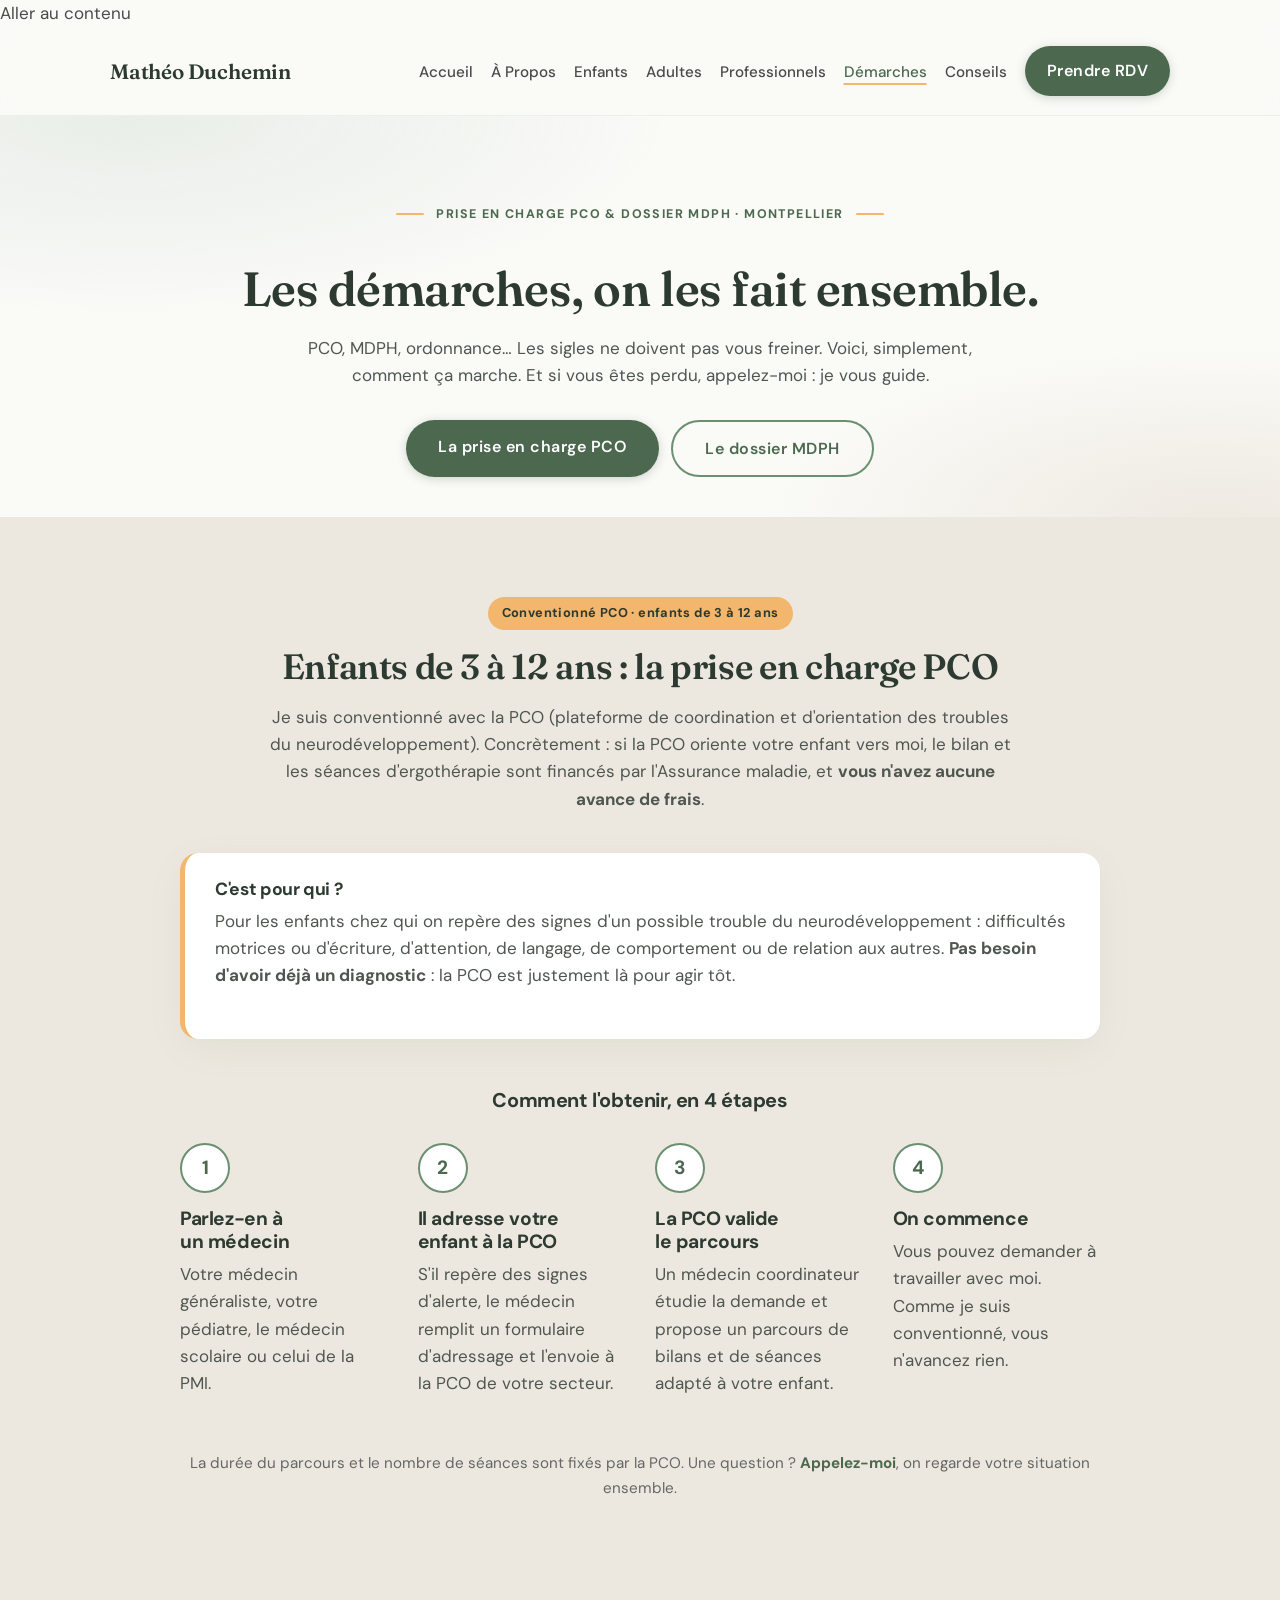
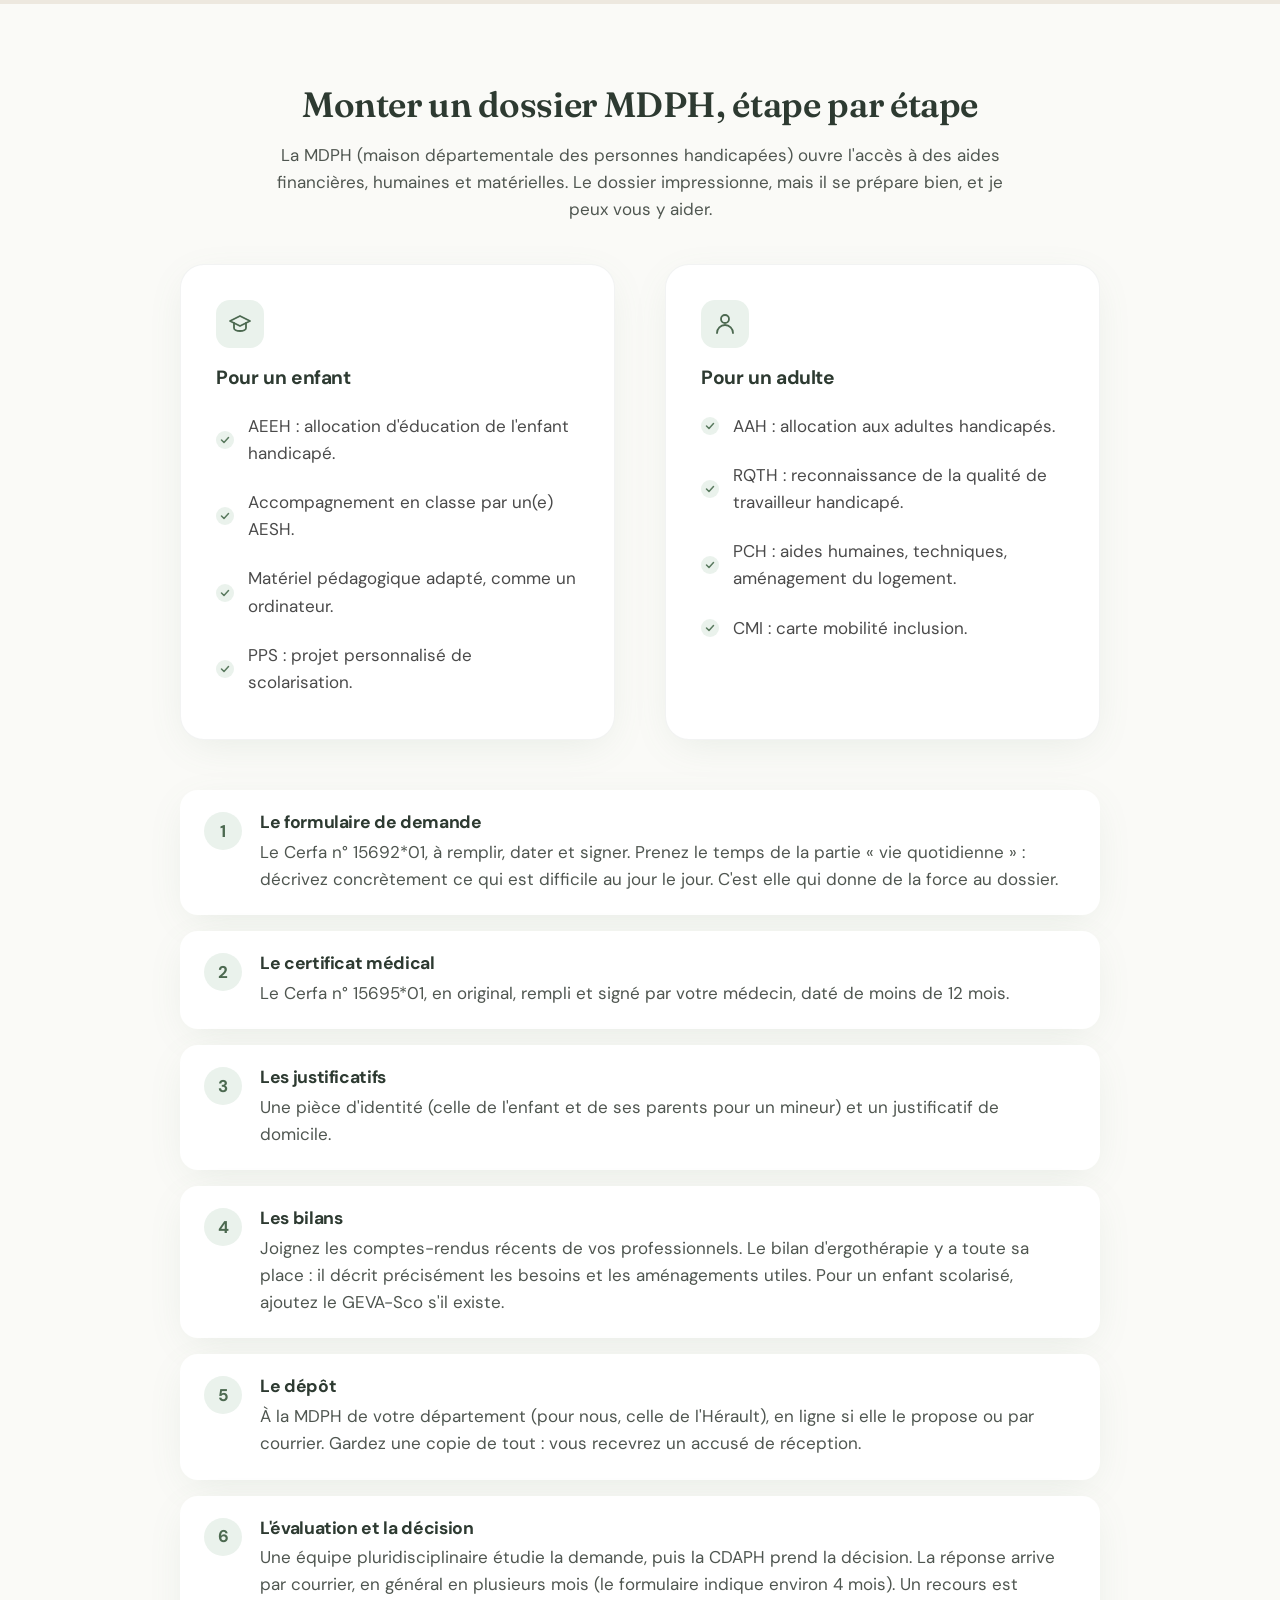
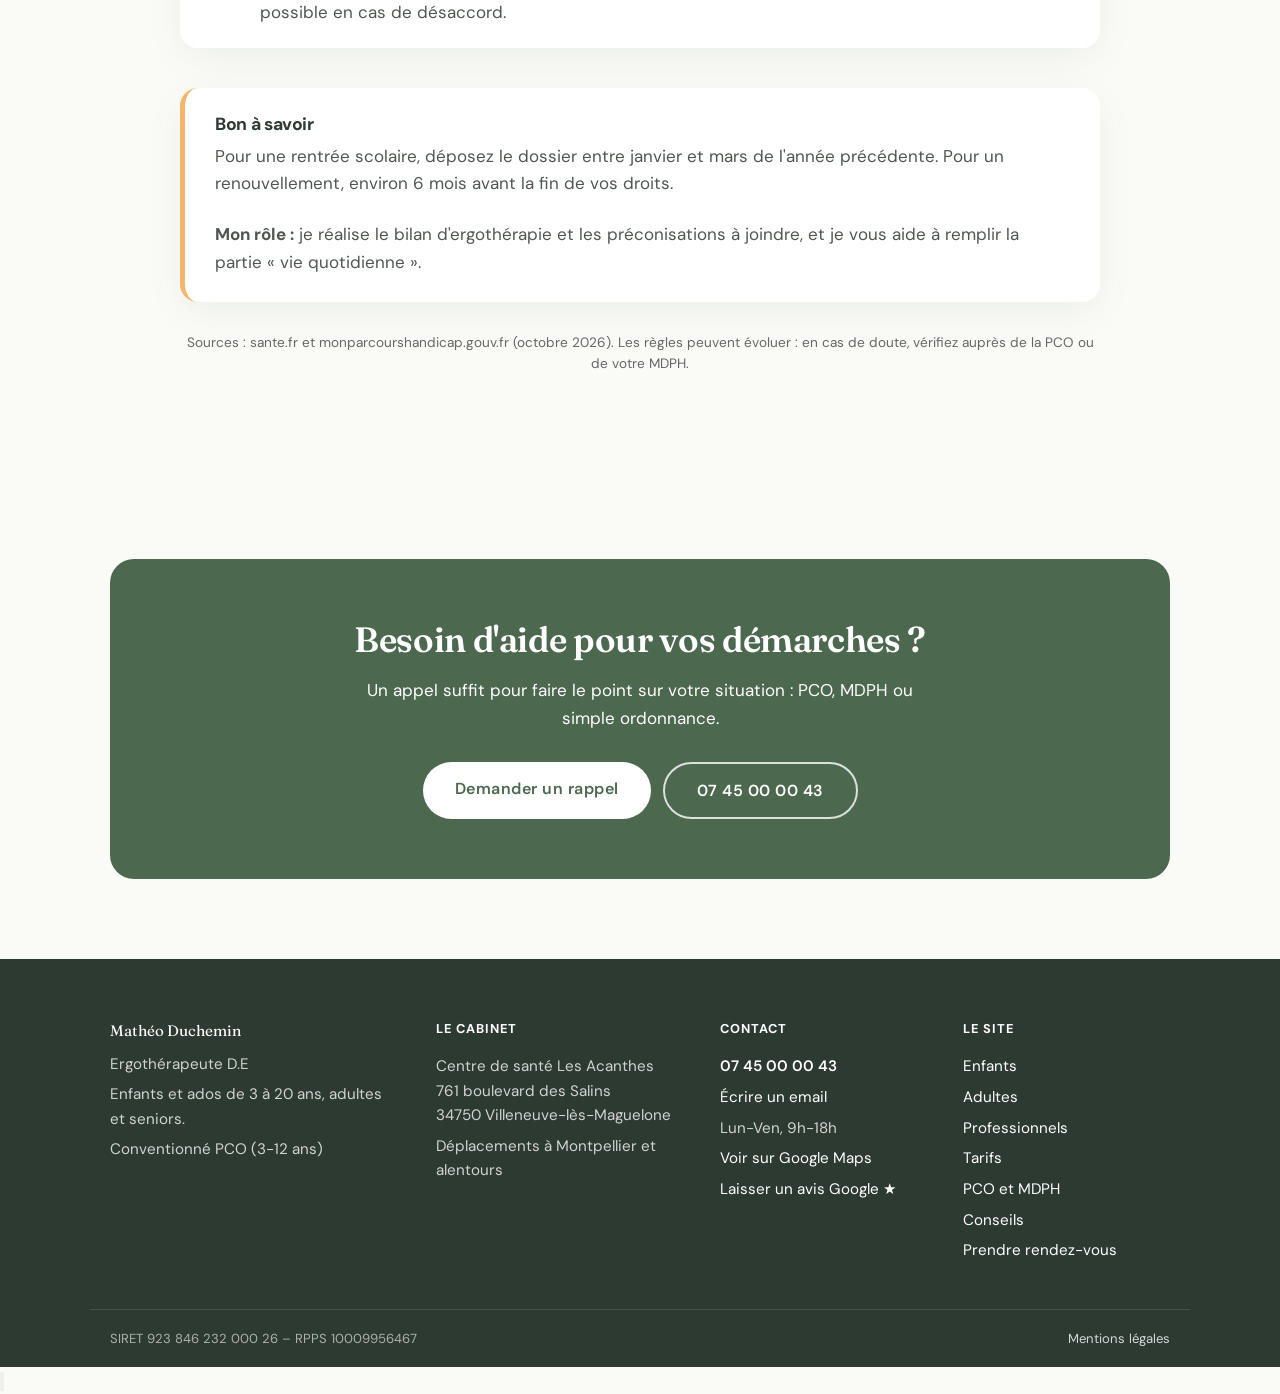
<file: demarches.html>
<!DOCTYPE html>
<html lang="fr">
<head>
    <meta charset="UTF-8">
    <meta name="viewport" content="width=device-width, initial-scale=1.0">
    <title>PCO et dossier MDPH : les démarches | Mathéo Duchemin, ergothérapeute</title>
    <meta name="description" content="Ergothérapeute conventionné PCO pour les enfants de 3 à 12 ans à Montpellier : comment obtenir la prise en charge, et les étapes pour monter un dossier MDPH enfant ou adulte.">
    <link rel="canonical" href="https://www.ergotherapie-montpellier.fr/demarches.html">
    <meta property="og:type" content="website">
    <meta property="og:locale" content="fr_FR">
    <meta property="og:site_name" content="Mathéo Duchemin, ergothérapeute">
    <meta property="og:title" content="PCO et dossier MDPH : les démarches | Mathéo Duchemin, ergothérapeute">
    <meta property="og:description" content="Ergothérapeute conventionné PCO pour les enfants de 3 à 12 ans à Montpellier : comment obtenir la prise en charge, et les étapes pour monter un dossier MDPH enfant ou adulte.">
    <meta property="og:url" content="https://www.ergotherapie-montpellier.fr/demarches.html">
    <meta property="og:image" content="https://www.ergotherapie-montpellier.fr/matheo-portrait.jpg">
    <meta property="og:image:width" content="900">
    <meta property="og:image:height" content="1200">
    <meta property="og:image:alt" content="Portrait de Mathéo Duchemin, ergothérapeute">
    <meta name="twitter:card" content="summary">
    <meta name="robots" content="index, follow">
    <link rel="icon" href="favicon.ico" sizes="48x48">
    <link rel="icon" type="image/png" sizes="192x192" href="icon-192.png">
    <link rel="apple-touch-icon" href="apple-touch-icon.png">
    <link href="https://fonts.googleapis.com/css2?family=DM+Sans:wght@400;500;700&family=Fraunces:opsz,wght@9..144,600&display=swap" rel="stylesheet">
    <link rel="stylesheet" href="style.css">
</head>
<body>
    <a href="#contenu" class="skip-link">Aller au contenu</a>

    <nav class="navbar">
        <div class="container nav-container">
            <div class="brand"><a href="index.html">Mathéo Duchemin</a></div>
            <ul class="nav-menu">
                <li><a href="index.html" class="nav-link">Accueil</a></li>
                <li><a href="a-propos.html" class="nav-link">À Propos</a></li>
                <li><a href="enfants.html" class="nav-link">Enfants</a></li>
                <li><a href="adultes.html" class="nav-link">Adultes</a></li>
                <li><a href="pros.html" class="nav-link">Professionnels</a></li>
                <li><a href="demarches.html" class="nav-link active">Démarches</a></li>
                <li><a href="conseils.html" class="nav-link">Conseils</a></li>
                <li><a href="contact.html" class="btn btn-primary">Prendre RDV</a></li>
            </ul>
        </div>
    </nav>

    <main id="contenu" tabindex="-1">
    <header class="section-padding text-center" style="padding-bottom: 40px;">
        <div class="container">
            <span class="hero-tag">Prise en charge PCO & dossier MDPH · Montpellier</span>
            <h1 style="max-width: 820px; margin: 20px auto;">Les démarches, on les fait ensemble.</h1>
            <p style="max-width: 680px; margin: 0 auto;">PCO, MDPH, ordonnance… Les sigles ne doivent pas vous freiner. Voici, simplement, comment ça marche. Et si vous êtes perdu, appelez-moi : je vous guide.</p>
            <div class="hero-actions" style="justify-content: center;">
                <a href="#pco" class="btn btn-primary">La prise en charge PCO</a>
                <a href="#mdph" class="btn btn-outline">Le dossier MDPH</a>
            </div>
        </div>
    </header>

    <section class="section-padding bg-beige" id="pco">
        <div class="container" style="max-width: 960px;">
            <div class="text-center" style="max-width: 760px; margin: 0 auto 40px auto;">
                <span class="badge-pco">Conventionné PCO · enfants de 3 à 12 ans</span>
                <h2 style="margin: 1rem 0;">Enfants de 3 à 12 ans : la prise en charge PCO</h2>
                <p>Je suis conventionné avec la PCO (plateforme de coordination et d'orientation des troubles du neurodéveloppement). Concrètement : si la PCO oriente votre enfant vers moi, le bilan et les séances d'ergothérapie sont financés par l'Assurance maladie, et <strong>vous n'avez aucune avance de frais</strong>.</p>
            </div>

            <div class="info-box">
                <h3>C'est pour qui ?</h3>
                <p>Pour les enfants chez qui on repère des signes d'un possible trouble du neurodéveloppement : difficultés motrices ou d'écriture, d'attention, de langage, de comportement ou de relation aux autres. <strong>Pas besoin d'avoir déjà un diagnostic</strong> : la PCO est justement là pour agir tôt.</p>
            </div>

            <h3 class="text-center" style="margin: 50px 0 30px;">Comment l'obtenir, en 4 étapes</h3>
            <div class="steps steps-4">
                <div class="step">
                    <h3>Parlez-en à un médecin</h3>
                    <p>Votre médecin généraliste, votre pédiatre, le médecin scolaire ou celui de la PMI.</p>
                </div>
                <div class="step">
                    <h3>Il adresse votre enfant à la PCO</h3>
                    <p>S'il repère des signes d'alerte, le médecin remplit un formulaire d'adressage et l'envoie à la PCO de votre secteur.</p>
                </div>
                <div class="step">
                    <h3>La PCO valide le parcours</h3>
                    <p>Un médecin coordinateur étudie la demande et propose un parcours de bilans et de séances adapté à votre enfant.</p>
                </div>
                <div class="step">
                    <h3>On commence</h3>
                    <p>Vous pouvez demander à travailler avec moi. Comme je suis conventionné, vous n'avancez rien.</p>
                </div>
            </div>
            <p class="text-center text-muted" style="margin-top: 30px;">La durée du parcours et le nombre de séances sont fixés par la PCO. Une question ? <a href="tel:+33745000043" class="link-strong">Appelez-moi</a>, on regarde votre situation ensemble.</p>
        </div>
    </section>

    <section class="section-padding" id="mdph">
        <div class="container" style="max-width: 960px;">
            <div class="text-center" style="max-width: 760px; margin: 0 auto 40px auto;">
                <h2 style="margin-bottom: 1rem;">Monter un dossier MDPH, étape par étape</h2>
                <p>La MDPH (maison départementale des personnes handicapées) ouvre l'accès à des aides financières, humaines et matérielles. Le dossier impressionne, mais il se prépare bien, et je peux vous y aider.</p>
            </div>

            <div class="grid-2" style="align-items: stretch; margin-bottom: 50px;">
                <div class="card">
                    <div class="card-icon" aria-hidden="true"><svg viewBox="0 0 24 24"><path d="M2 9l10-5 10 5-10 5Z"/><path d="M6 11v5c0 1.7 2.7 3 6 3s6-1.3 6-3v-5"/></svg></div>
                    <h3>Pour un enfant</h3>
                    <ul class="check-list compact">
                        <li>AEEH : allocation d'éducation de l'enfant handicapé.</li>
                        <li>Accompagnement en classe par un(e) AESH.</li>
                        <li>Matériel pédagogique adapté, comme un ordinateur.</li>
                        <li>PPS : projet personnalisé de scolarisation.</li>
                    </ul>
                </div>
                <div class="card">
                    <div class="card-icon" aria-hidden="true"><svg viewBox="0 0 24 24"><circle cx="12" cy="7" r="4"/><path d="M4 21c0-4.4 3.6-8 8-8s8 3.6 8 8"/></svg></div>
                    <h3>Pour un adulte</h3>
                    <ul class="check-list compact">
                        <li>AAH : allocation aux adultes handicapés.</li>
                        <li>RQTH : reconnaissance de la qualité de travailleur handicapé.</li>
                        <li>PCH : aides humaines, techniques, aménagement du logement.</li>
                        <li>CMI : carte mobilité inclusion.</li>
                    </ul>
                </div>
            </div>

            <ol class="mdph-steps">
                <li>
                    <h3>Le formulaire de demande</h3>
                    <p>Le Cerfa n° 15692*01, à remplir, dater et signer. Prenez le temps de la partie « vie quotidienne » : décrivez concrètement ce qui est difficile au jour le jour. C'est elle qui donne de la force au dossier.</p>
                </li>
                <li>
                    <h3>Le certificat médical</h3>
                    <p>Le Cerfa n° 15695*01, en original, rempli et signé par votre médecin, daté de moins de 12 mois.</p>
                </li>
                <li>
                    <h3>Les justificatifs</h3>
                    <p>Une pièce d'identité (celle de l'enfant et de ses parents pour un mineur) et un justificatif de domicile.</p>
                </li>
                <li>
                    <h3>Les bilans</h3>
                    <p>Joignez les comptes-rendus récents de vos professionnels. Le bilan d'ergothérapie y a toute sa place : il décrit précisément les besoins et les aménagements utiles. Pour un enfant scolarisé, ajoutez le GEVA-Sco s'il existe.</p>
                </li>
                <li>
                    <h3>Le dépôt</h3>
                    <p>À la MDPH de votre département (pour nous, celle de l'Hérault), en ligne si elle le propose ou par courrier. Gardez une copie de tout : vous recevrez un accusé de réception.</p>
                </li>
                <li>
                    <h3>L'évaluation et la décision</h3>
                    <p>Une équipe pluridisciplinaire étudie la demande, puis la CDAPH prend la décision. La réponse arrive par courrier, en général en plusieurs mois (le formulaire indique environ 4 mois). Un recours est possible en cas de désaccord.</p>
                </li>
            </ol>

            <div class="info-box" style="margin-top: 40px;">
                <h3>Bon à savoir</h3>
                <p>Pour une rentrée scolaire, déposez le dossier entre janvier et mars de l'année précédente. Pour un renouvellement, environ 6 mois avant la fin de vos droits.</p>
                <p style="margin-bottom: 0;"><strong>Mon rôle :</strong> je réalise le bilan d'ergothérapie et les préconisations à joindre, et je vous aide à remplir la partie « vie quotidienne ».</p>
            </div>

            <p class="text-center text-muted" style="margin-top: 30px; font-size: .85rem;">Sources : <a href="https://www.sante.fr/reperage-et-prise-en-soins-des-troubles-du-neuro-developpement-grace-aux-plateformes-de-coordination" rel="noopener">sante.fr</a> et <a href="https://www.monparcourshandicap.gouv.fr/aides/le-depot-du-dossier-et-le-traitement-de-la-demande-par-la-maison-departementale-des-personnes" rel="noopener">monparcourshandicap.gouv.fr</a> (octobre 2026). Les règles peuvent évoluer : en cas de doute, vérifiez auprès de la PCO ou de votre MDPH.</p>
        </div>
    </section>

    <section class="section-padding">
        <div class="container">
            <div class="cta-final">
                <h2>Besoin d'aide pour vos démarches ?</h2>
                <p>Un appel suffit pour faire le point sur votre situation : PCO, MDPH ou simple ordonnance.</p>
                <div class="hero-actions">
                    <a href="contact.html" class="btn btn-light">Demander un rappel</a>
                    <a href="tel:+33745000043" class="btn btn-ghost">07 45 00 00 43</a>
                </div>
            </div>
        </div>
    </section>

    </main>

    <footer class="site-footer">
        <div class="container footer-grid">
            <div>
                <p class="footer-brand">Mathéo Duchemin</p>
                <p>Ergothérapeute D.E</p>
                <p>Enfants et ados de 3 à 20 ans, adultes et seniors.</p>
                <p>Conventionné PCO (3-12 ans)</p>
            </div>
            <div>
                <p class="footer-title">Le cabinet</p>
                <p>Centre de santé Les Acanthes<br>761 boulevard des Salins<br>34750 Villeneuve-lès-Maguelone</p>
                <p>Déplacements à Montpellier et alentours</p>
            </div>
            <div>
                <p class="footer-title">Contact</p>
                <p><a href="tel:+33745000043">07 45 00 00 43</a></p>
                <p><a href="mailto:matheoduchemin.ergo@gmail.com">Écrire un email</a></p>
                <p>Lun-Ven, 9h-18h</p>
                <p><a href="https://maps.google.com/?cid=7769833148488688692" target="_blank" rel="noopener">Voir sur Google Maps</a></p>
                <p><a href="https://maps.google.com/?cid=7769833148488688692" target="_blank" rel="noopener">Laisser un avis Google ★</a></p>
            </div>
            <div>
                <p class="footer-title">Le site</p>
                <ul class="footer-links">
                    <li><a href="enfants.html">Enfants</a></li>
                    <li><a href="adultes.html">Adultes</a></li>
                    <li><a href="pros.html">Professionnels</a></li>
                    <li><a href="contact.html#tarifs">Tarifs</a></li>
                    <li><a href="demarches.html">PCO et MDPH</a></li>
                    <li><a href="conseils.html">Conseils</a></li>
                    <li><a href="contact.html">Prendre rendez-vous</a></li>
                </ul>
            </div>
        </div>
        <div class="container footer-bottom">
            <span>SIRET 923 846 232 000 26 – RPPS 10009956467</span>
            <a href="mentions.html">Mentions légales</a>
        </div>
    </footer>

    <div class="mobile-cta">
        <a href="tel:+33745000043" class="btn btn-primary">Appeler</a>
        <a href="contact.html" class="btn btn-outline">Être rappelé(e)</a>
    </div>

    <script src="site.js" defer></script>
</body>

</html>
</file>
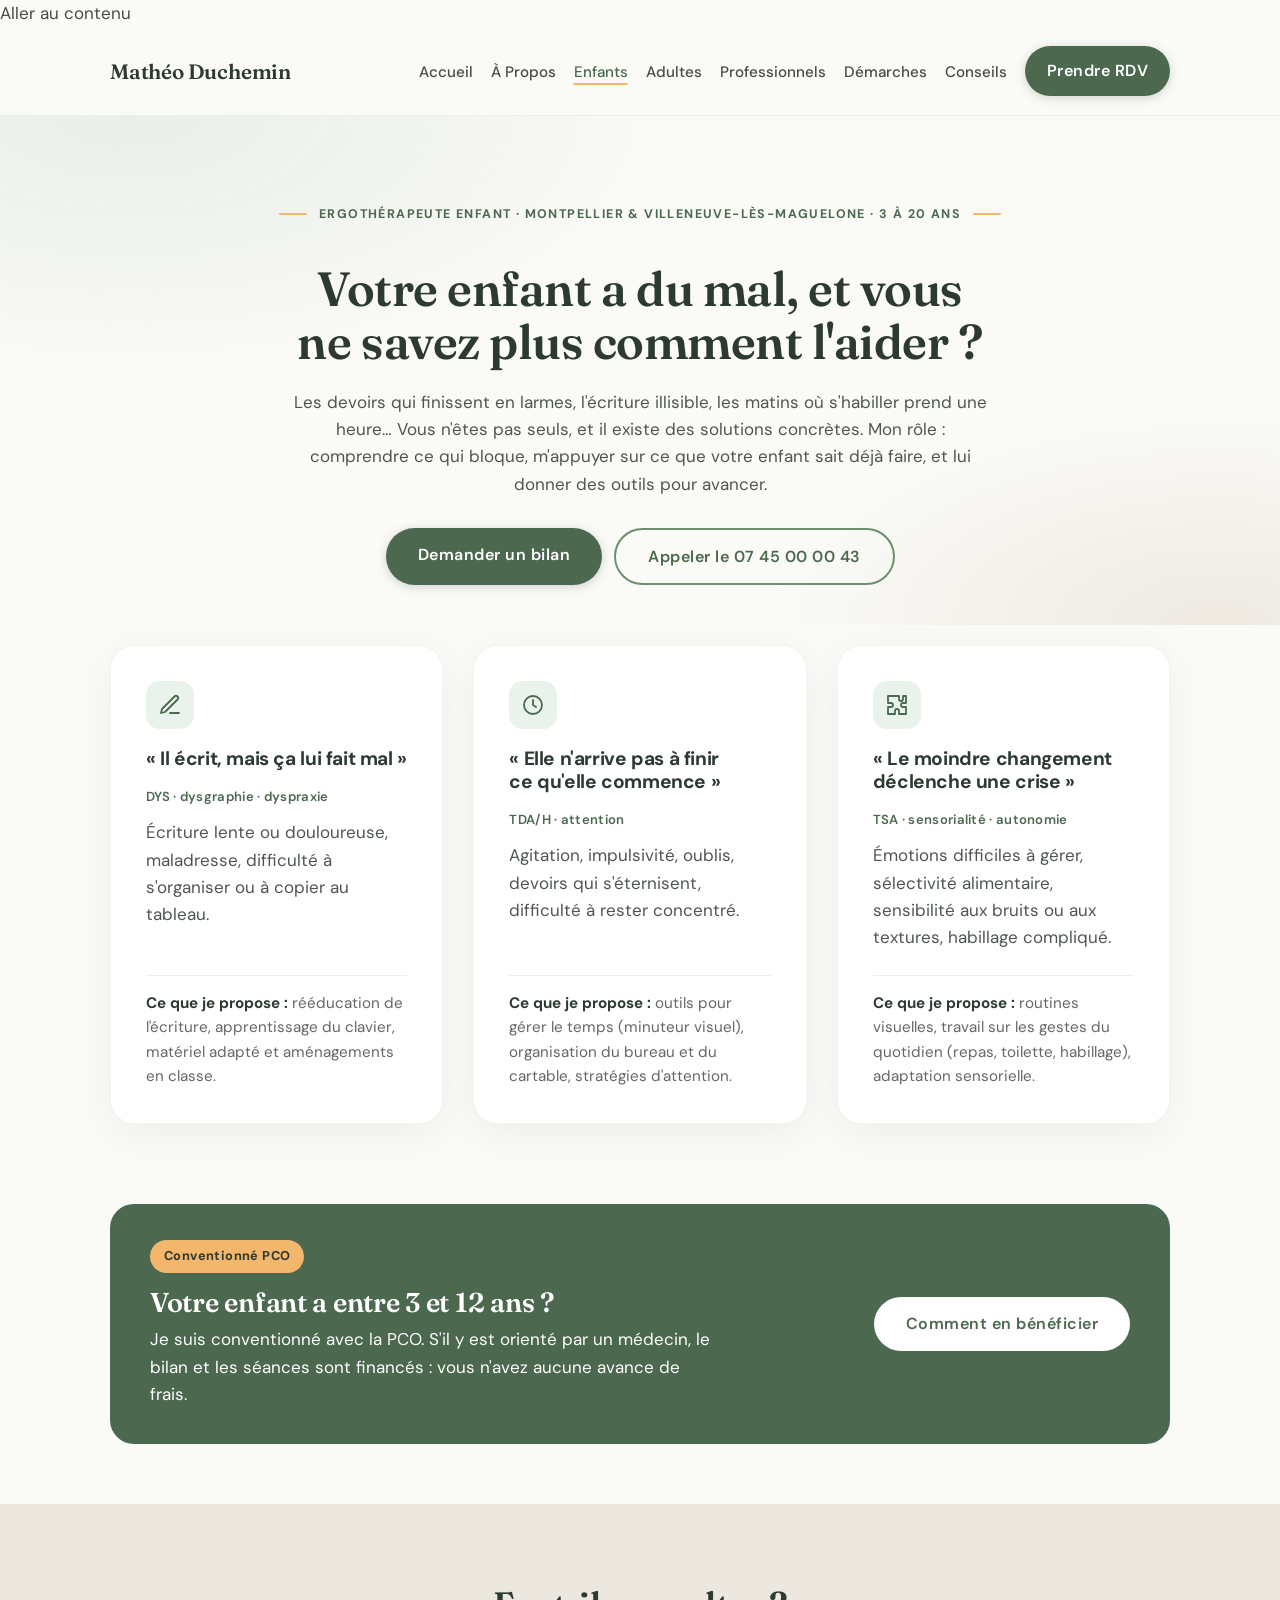
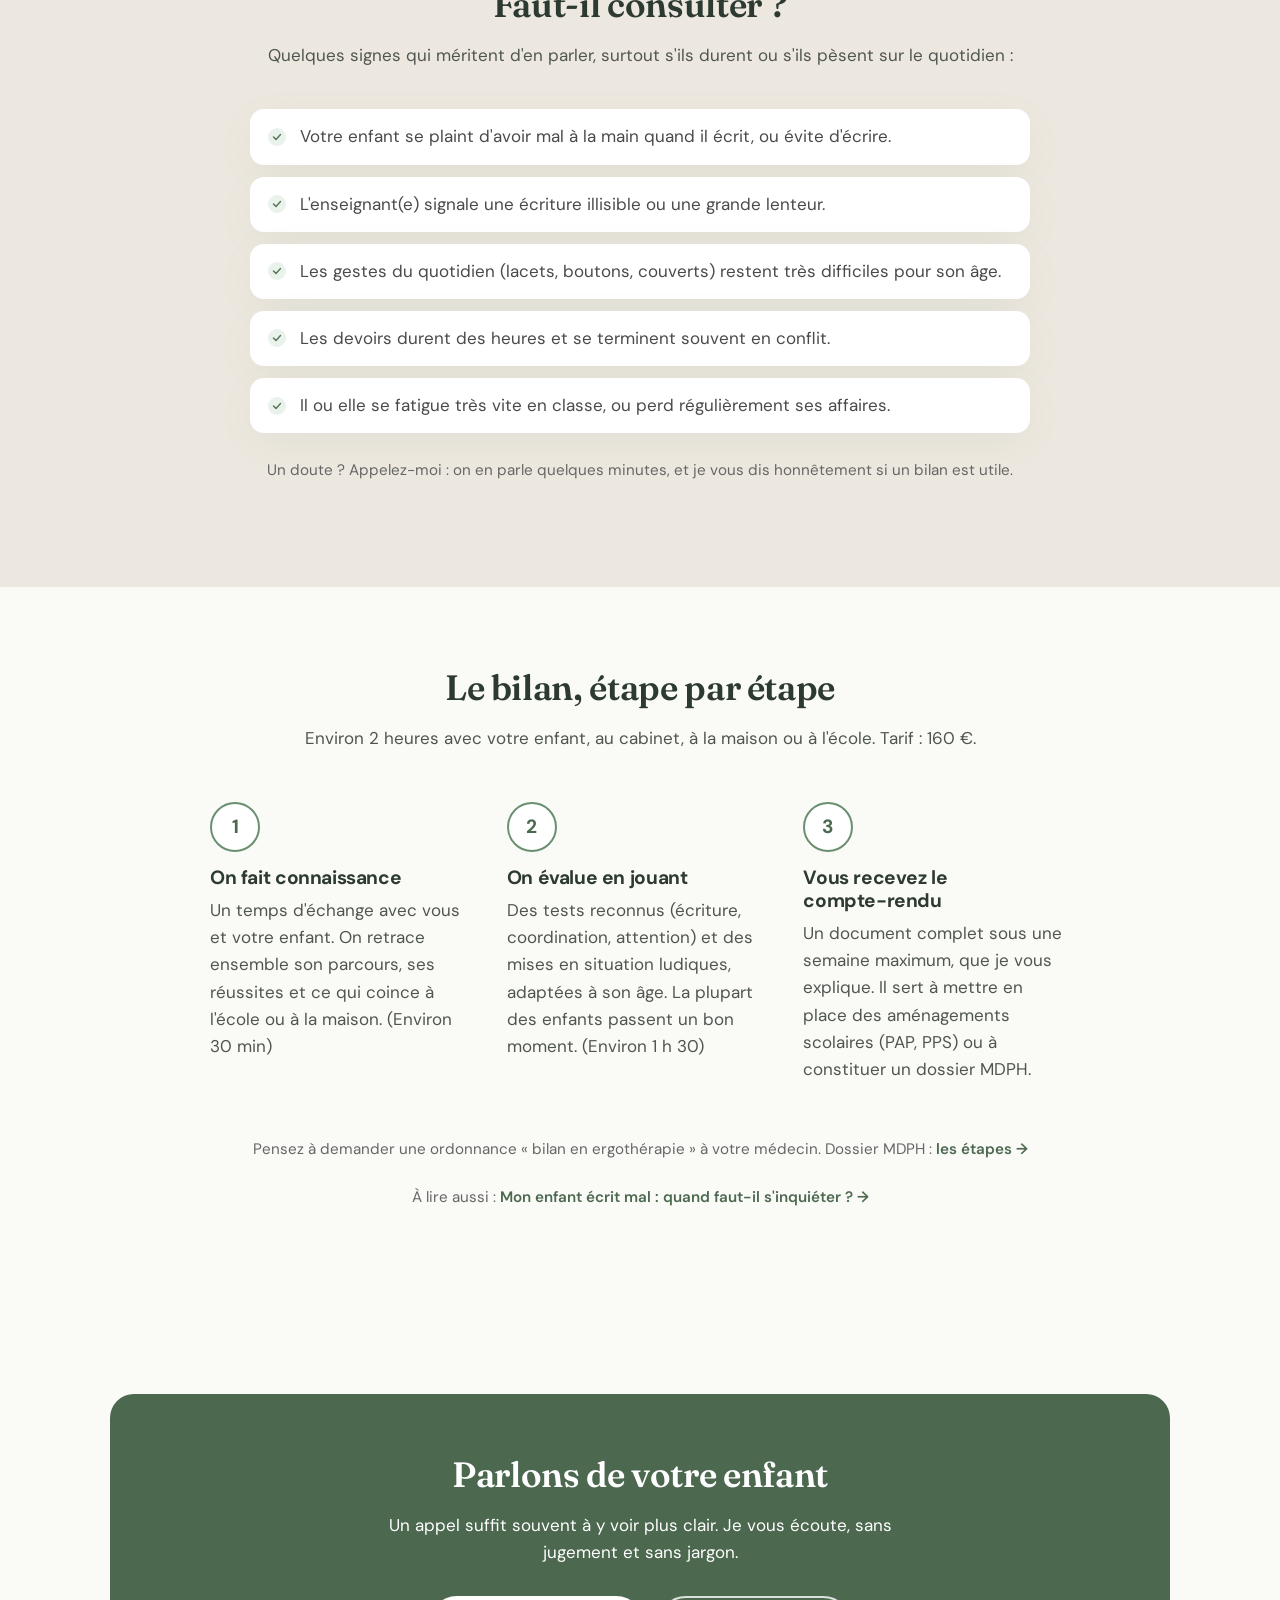
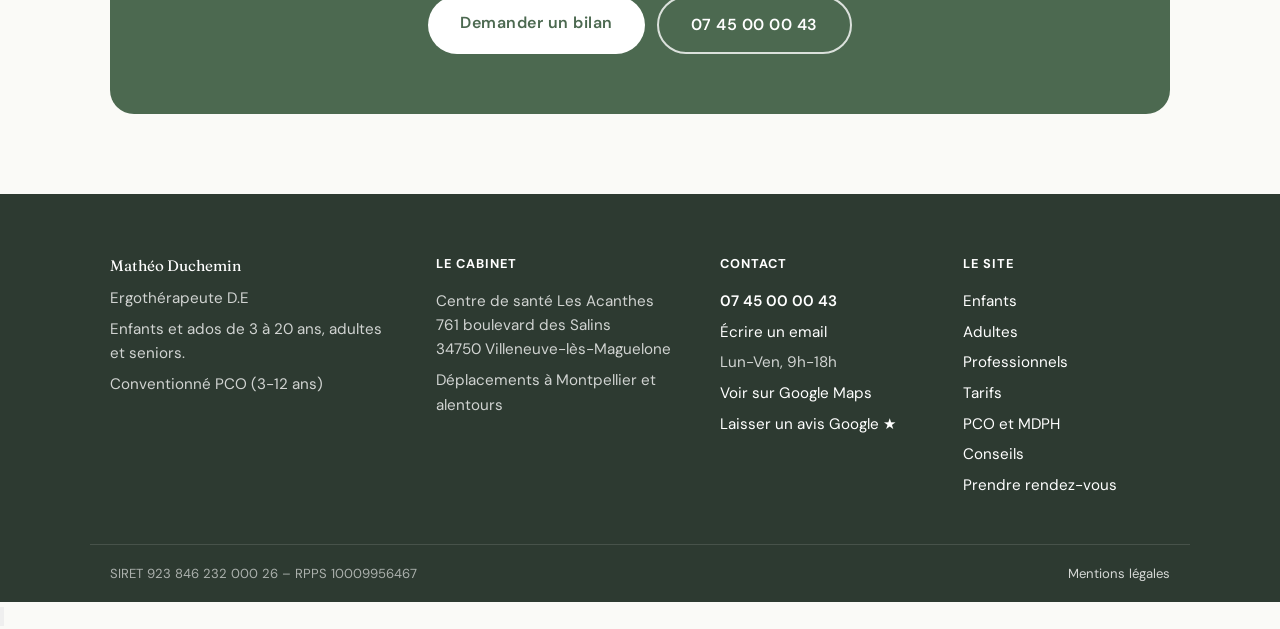
<file: enfants.html>
<!DOCTYPE html>
<html lang="fr">
<head>
    <meta charset="UTF-8">
    <meta name="viewport" content="width=device-width, initial-scale=1.0">
    <title>Ergothérapeute enfant à Montpellier | Mathéo Duchemin</title>
    <meta name="description" content="Ergothérapie pédiatrique à Montpellier et Villeneuve-lès-Maguelone : écriture, DYS, TDA/H, TSA, autonomie. Bilan enfant 160 €, au cabinet, à domicile ou à l'école.">
    <link rel="canonical" href="https://www.ergotherapie-montpellier.fr/enfants.html">
    <meta property="og:type" content="website">
    <meta property="og:locale" content="fr_FR">
    <meta property="og:site_name" content="Mathéo Duchemin, ergothérapeute">
    <meta property="og:title" content="Ergothérapeute enfant à Montpellier | Mathéo Duchemin">
    <meta property="og:description" content="Ergothérapie pédiatrique à Montpellier et Villeneuve-lès-Maguelone : écriture, DYS, TDA/H, TSA, autonomie. Bilan enfant 160 €, au cabinet, à domicile ou à l'école.">
    <meta property="og:url" content="https://www.ergotherapie-montpellier.fr/enfants.html">
    <meta property="og:image" content="https://www.ergotherapie-montpellier.fr/matheo-portrait.jpg">
    <meta property="og:image:width" content="900">
    <meta property="og:image:height" content="1200">
    <meta property="og:image:alt" content="Portrait de Mathéo Duchemin, ergothérapeute">
    <meta name="twitter:card" content="summary">
    <meta name="robots" content="index, follow">
    <link rel="icon" href="favicon.ico" sizes="48x48">
    <link rel="icon" type="image/png" sizes="192x192" href="icon-192.png">
    <link rel="apple-touch-icon" href="apple-touch-icon.png">
    <link href="https://fonts.googleapis.com/css2?family=DM+Sans:wght@400;500;700&family=Fraunces:opsz,wght@9..144,600&display=swap" rel="stylesheet">
    <link rel="stylesheet" href="style.css">
</head>
<body>
    <a href="#contenu" class="skip-link">Aller au contenu</a>

    <nav class="navbar">
        <div class="container nav-container">
            <div class="brand"><a href="index.html">Mathéo Duchemin</a></div>
            <ul class="nav-menu">
                <li><a href="index.html" class="nav-link">Accueil</a></li>
                <li><a href="a-propos.html" class="nav-link">À Propos</a></li>
                <li><a href="enfants.html" class="nav-link active">Enfants</a></li>
                <li><a href="adultes.html" class="nav-link">Adultes</a></li>
                <li><a href="pros.html" class="nav-link">Professionnels</a></li>
                <li><a href="demarches.html" class="nav-link">Démarches</a></li>
                <li><a href="conseils.html" class="nav-link">Conseils</a></li>
                <li><a href="contact.html" class="btn btn-primary">Prendre RDV</a></li>
            </ul>
        </div>
    </nav>

    <main id="contenu" tabindex="-1">

    <header class="section-padding text-center" style="padding-bottom: 40px;">
        <div class="container">
            <span class="hero-tag">Ergothérapeute enfant · Montpellier & Villeneuve-lès-Maguelone · 3 à 20 ans</span>
            <h1 style="max-width: 820px; margin: 20px auto;">Votre enfant a du mal, et vous ne savez plus comment l'aider ?</h1>
            <p style="max-width: 700px; margin: 0 auto;">Les devoirs qui finissent en larmes, l'écriture illisible, les matins où s'habiller prend une heure… Vous n'êtes pas seuls, et il existe des solutions concrètes. Mon rôle : comprendre ce qui bloque, m'appuyer sur ce que votre enfant sait déjà faire, et lui donner des outils pour avancer.</p>
            <div class="hero-actions" style="justify-content: center;">
                <a href="contact.html?objet=enfant#rdv-form" class="btn btn-primary">Demander un bilan</a>
                <a href="tel:+33745000043" class="btn btn-outline">Appeler le 07 45 00 00 43</a>
            </div>
        </div>
    </header>

    <section class="section-padding" style="padding-top: 20px;">
        <h2 class="sr-only">Les difficultés que je rencontre souvent chez les enfants</h2>
        <div class="container grid-3">
                <div class="card">
                    <div class="card-icon" aria-hidden="true"><svg viewBox="0 0 24 24"><path d="M12 20h9"/><path d="M16.5 3.5a2.1 2.1 0 0 1 3 3L7 19l-4 1 1-4Z"/></svg></div>
                    <h3>« Il écrit, mais ça lui fait mal »</h3>
                    <p class="card-tags">DYS · dysgraphie · dyspraxie</p>
                    <p>Écriture lente ou douloureuse, maladresse, difficulté à s'organiser ou à copier au tableau.</p>
                    <div class="card-offer"><strong>Ce que je propose :</strong> rééducation de l'écriture, apprentissage du clavier, matériel adapté et aménagements en classe.</div>
                </div>
                <div class="card">
                    <div class="card-icon" aria-hidden="true"><svg viewBox="0 0 24 24"><circle cx="12" cy="12" r="9"/><path d="M12 7v5l3 2"/></svg></div>
                    <h3>« Elle n'arrive pas à finir ce qu'elle commence »</h3>
                    <p class="card-tags">TDA/H · attention</p>
                    <p>Agitation, impulsivité, oublis, devoirs qui s'éternisent, difficulté à rester concentré.</p>
                    <div class="card-offer"><strong>Ce que je propose :</strong> outils pour gérer le temps (minuteur visuel), organisation du bureau et du cartable, stratégies d'attention.</div>
                </div>
                <div class="card">
                    <div class="card-icon" aria-hidden="true"><svg viewBox="0 0 24 24"><path d="M10 3h4v3a2 2 0 1 0 4 0V3h3v7h-3a2 2 0 1 0 0 4h3v7h-7v-3a2 2 0 1 0-4 0v3H3v-7h3a2 2 0 1 0 0-4H3V3h7"/></svg></div>
                    <h3>« Le moindre changement déclenche une crise »</h3>
                    <p class="card-tags">TSA · sensorialité · autonomie</p>
                    <p>Émotions difficiles à gérer, sélectivité alimentaire, sensibilité aux bruits ou aux textures, habillage compliqué.</p>
                    <div class="card-offer"><strong>Ce que je propose :</strong> routines visuelles, travail sur les gestes du quotidien (repas, toilette, habillage), adaptation sensorielle.</div>
                </div>
        </div>
    </section>

    <section class="container" style="padding-bottom: 60px;">
        <div class="pco-banner">
            <div>
                <span class="badge-pco">Conventionné PCO</span>
                <h2>Votre enfant a entre 3 et 12 ans ?</h2>
                <p>Je suis conventionné avec la PCO. S'il y est orienté par un médecin, le bilan et les séances sont financés : vous n'avez aucune avance de frais.</p>
            </div>
            <a href="demarches.html#pco" class="btn btn-light">Comment en bénéficier</a>
        </div>
    </section>

    <section class="section-padding bg-beige">
        <div class="container" style="max-width: 820px;">
            <div class="text-center" style="margin-bottom: 40px;">
                <h2 style="margin-bottom: 1rem;">Faut-il consulter ?</h2>
                <p>Quelques signes qui méritent d'en parler, surtout s'ils durent ou s'ils pèsent sur le quotidien :</p>
            </div>
            <ul class="check-list">
                <li>Votre enfant se plaint d'avoir mal à la main quand il écrit, ou évite d'écrire.</li>
                <li>L'enseignant(e) signale une écriture illisible ou une grande lenteur.</li>
                <li>Les gestes du quotidien (lacets, boutons, couverts) restent très difficiles pour son âge.</li>
                <li>Les devoirs durent des heures et se terminent souvent en conflit.</li>
                <li>Il ou elle se fatigue très vite en classe, ou perd régulièrement ses affaires.</li>
            </ul>
            <p class="text-center text-muted" style="margin-top: 25px;">Un doute ? Appelez-moi : on en parle quelques minutes, et je vous dis honnêtement si un bilan est utile.</p>
        </div>
    </section>

    <section class="section-padding">
        <div class="container" style="max-width: 900px;">
            <div class="text-center" style="max-width: 700px; margin: 0 auto 50px auto;">
                <h2 style="margin-bottom: 1rem;">Le bilan, étape par étape</h2>
                <p>Environ 2 heures avec votre enfant, au cabinet, à la maison ou à l'école. Tarif : 160 €.</p>
            </div>
            <div class="steps">
                <div class="step">
                    <h3>On fait connaissance</h3>
                    <p>Un temps d'échange avec vous et votre enfant. On retrace ensemble son parcours, ses réussites et ce qui coince à l'école ou à la maison. (Environ 30 min)</p>
                </div>
                <div class="step">
                    <h3>On évalue en jouant</h3>
                    <p>Des tests reconnus (écriture, coordination, attention) et des mises en situation ludiques, adaptées à son âge. La plupart des enfants passent un bon moment. (Environ 1 h 30)</p>
                </div>
                <div class="step">
                    <h3>Vous recevez le compte-rendu</h3>
                    <p>Un document complet sous une semaine maximum, que je vous explique. Il sert à mettre en place des aménagements scolaires (PAP, PPS) ou à constituer un dossier MDPH.</p>
                </div>
            </div>
            <p class="text-center text-muted" style="margin-top: 30px;">Pensez à demander une ordonnance « bilan en ergothérapie » à votre médecin. Dossier MDPH : <a href="demarches.html#mdph" class="card-link">les étapes →</a></p>
            <p class="text-center text-muted">À lire aussi : <a href="conseil-ecriture-enfant.html" class="card-link">Mon enfant écrit mal : quand faut-il s'inquiéter ? →</a></p>
        </div>
    </section>

    <section class="section-padding">
        <div class="container">
            <div class="cta-final">
                <h2>Parlons de votre enfant</h2>
                <p>Un appel suffit souvent à y voir plus clair. Je vous écoute, sans jugement et sans jargon.</p>
                <div class="hero-actions">
                    <a href="contact.html?objet=enfant#rdv-form" class="btn btn-light">Demander un bilan</a>
                    <a href="tel:+33745000043" class="btn btn-ghost">07 45 00 00 43</a>
                </div>
            </div>
        </div>
    </section>

    </main>

    <footer class="site-footer">
        <div class="container footer-grid">
            <div>
                <p class="footer-brand">Mathéo Duchemin</p>
                <p>Ergothérapeute D.E</p>
                <p>Enfants et ados de 3 à 20 ans, adultes et seniors.</p>
                <p>Conventionné PCO (3-12 ans)</p>
            </div>
            <div>
                <p class="footer-title">Le cabinet</p>
                <p>Centre de santé Les Acanthes<br>761 boulevard des Salins<br>34750 Villeneuve-lès-Maguelone</p>
                <p>Déplacements à Montpellier et alentours</p>
            </div>
            <div>
                <p class="footer-title">Contact</p>
                <p><a href="tel:+33745000043">07 45 00 00 43</a></p>
                <p><a href="mailto:matheoduchemin.ergo@gmail.com">Écrire un email</a></p>
                <p>Lun-Ven, 9h-18h</p>
                <p><a href="https://maps.google.com/?cid=7769833148488688692" target="_blank" rel="noopener">Voir sur Google Maps</a></p>
                <p><a href="https://maps.google.com/?cid=7769833148488688692" target="_blank" rel="noopener">Laisser un avis Google ★</a></p>
            </div>
            <div>
                <p class="footer-title">Le site</p>
                <ul class="footer-links">
                    <li><a href="enfants.html">Enfants</a></li>
                    <li><a href="adultes.html">Adultes</a></li>
                    <li><a href="pros.html">Professionnels</a></li>
                    <li><a href="contact.html#tarifs">Tarifs</a></li>
                    <li><a href="demarches.html">PCO et MDPH</a></li>
                    <li><a href="conseils.html">Conseils</a></li>
                    <li><a href="contact.html">Prendre rendez-vous</a></li>
                </ul>
            </div>
        </div>
        <div class="container footer-bottom">
            <span>SIRET 923 846 232 000 26 – RPPS 10009956467</span>
            <a href="mentions.html">Mentions légales</a>
        </div>
    </footer>

    <div class="mobile-cta">
        <a href="tel:+33745000043" class="btn btn-primary">Appeler</a>
        <a href="contact.html" class="btn btn-outline">Être rappelé(e)</a>
    </div>

    <script src="site.js" defer></script>
</body>

</html>
</file>
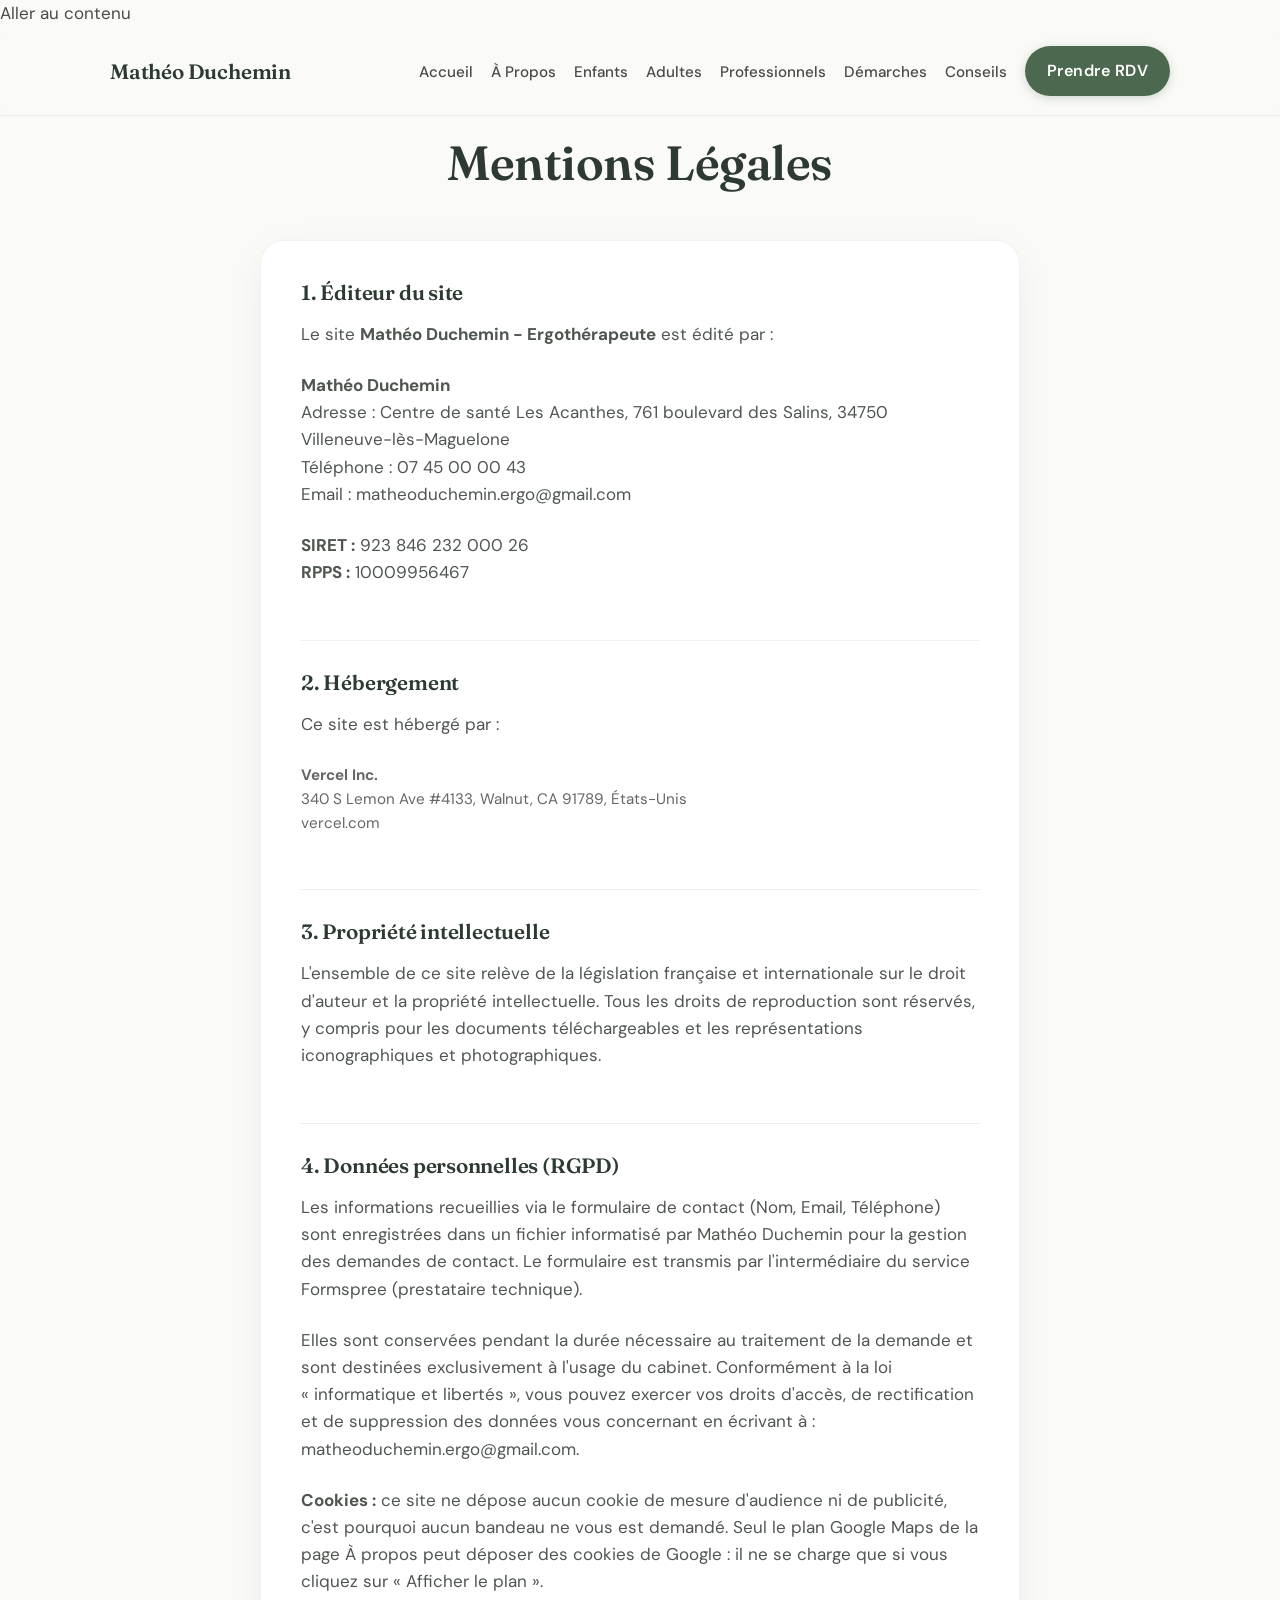
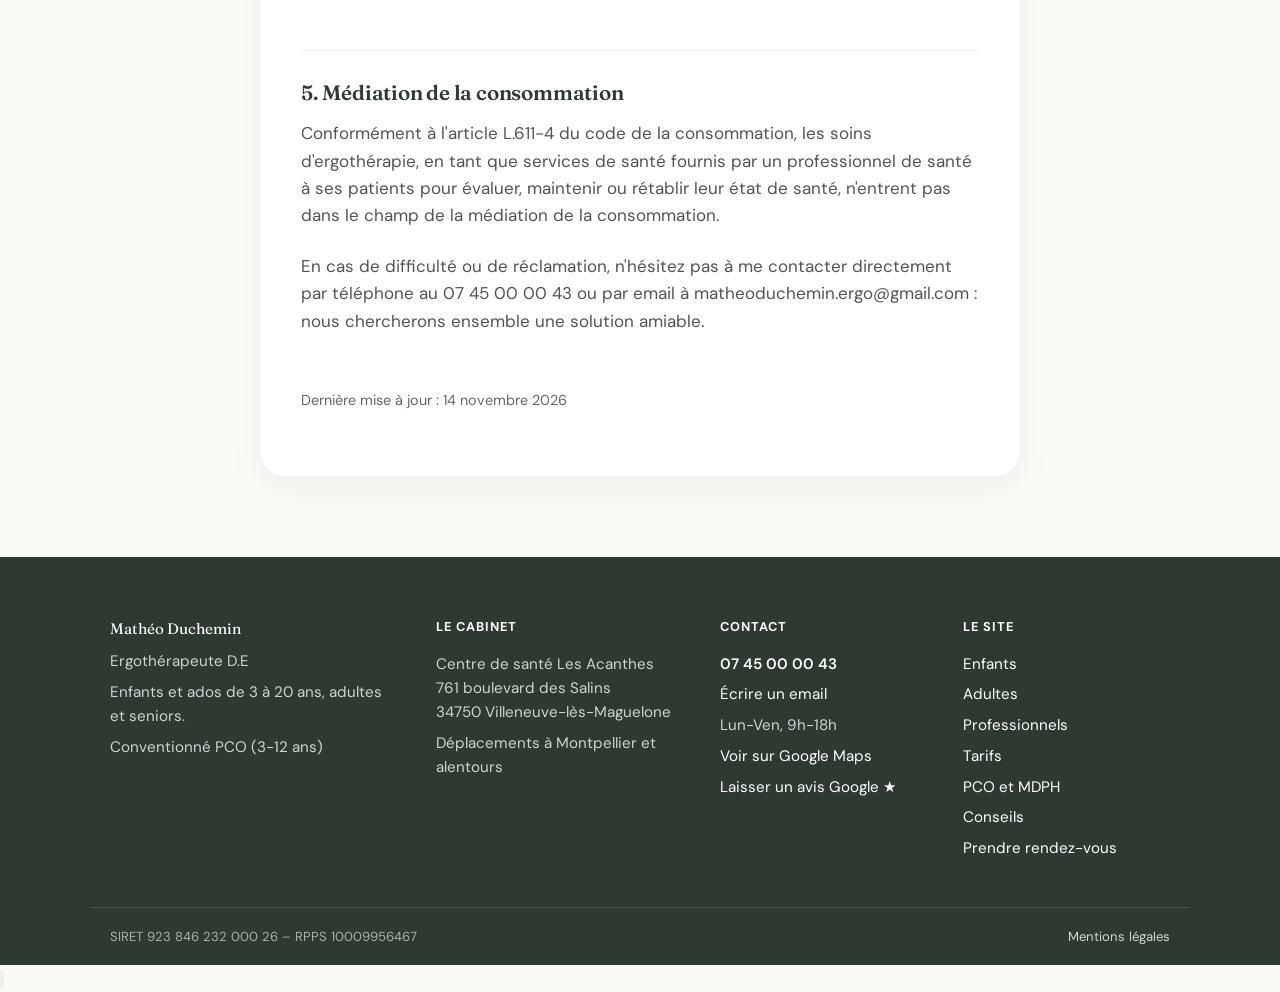
<file: mentions.html>
<!DOCTYPE html>
<html lang="fr">
<head>
    <meta charset="UTF-8">
    <meta name="viewport" content="width=device-width, initial-scale=1.0">
    <title>Mentions légales | Mathéo Duchemin, ergothérapeute</title>
    <meta name="description" content="Mentions légales du site de Mathéo Duchemin, ergothérapeute à Montpellier et Villeneuve-lès-Maguelone.">
    <link rel="canonical" href="https://www.ergotherapie-montpellier.fr/mentions.html">
    <meta property="og:type" content="website">
    <meta property="og:locale" content="fr_FR">
    <meta property="og:site_name" content="Mathéo Duchemin, ergothérapeute">
    <meta property="og:title" content="Mentions légales | Mathéo Duchemin, ergothérapeute">
    <meta property="og:description" content="Mentions légales du site de Mathéo Duchemin, ergothérapeute à Montpellier et Villeneuve-lès-Maguelone.">
    <meta property="og:url" content="https://www.ergotherapie-montpellier.fr/mentions.html">
    <meta property="og:image" content="https://www.ergotherapie-montpellier.fr/matheo-portrait.jpg">
    <meta property="og:image:width" content="900">
    <meta property="og:image:height" content="1200">
    <meta property="og:image:alt" content="Portrait de Mathéo Duchemin, ergothérapeute">
    <meta name="twitter:card" content="summary">
    <meta name="robots" content="noindex, follow">
    <link rel="icon" href="favicon.ico" sizes="48x48">
    <link rel="icon" type="image/png" sizes="192x192" href="icon-192.png">
    <link rel="apple-touch-icon" href="apple-touch-icon.png">
    <link href="https://fonts.googleapis.com/css2?family=DM+Sans:wght@400;500;700&family=Fraunces:opsz,wght@9..144,600&display=swap" rel="stylesheet">
    <link rel="stylesheet" href="style.css">
</head>
<body>
    <a href="#contenu" class="skip-link">Aller au contenu</a>

    <nav class="navbar">
        <div class="container nav-container">
            <div class="brand"><a href="index.html">Mathéo Duchemin</a></div>
            <ul class="nav-menu">
                <li><a href="index.html" class="nav-link">Accueil</a></li>
                <li><a href="a-propos.html" class="nav-link">À Propos</a></li>
                <li><a href="enfants.html" class="nav-link">Enfants</a></li>
                <li><a href="adultes.html" class="nav-link">Adultes</a></li>
                <li><a href="pros.html" class="nav-link">Professionnels</a></li>
                <li><a href="demarches.html" class="nav-link">Démarches</a></li>
                <li><a href="conseils.html" class="nav-link">Conseils</a></li>
                <li><a href="contact.html" class="btn btn-primary">Prendre RDV</a></li>
            </ul>
        </div>
    </nav>

    <main id="contenu" tabindex="-1">

    <section class="section-padding" style="padding-top: 20px;">
        <div class="container" style="max-width: 800px;">
            
            <h1 class="text-center" style="margin-bottom: 50px;">Mentions Légales</h1>
            
            <div class="card" style="padding: 40px;">
                
                <h2 style="margin-bottom: 15px; font-size: 1.3rem;">1. Éditeur du site</h2>
                <p>Le site <strong>Mathéo Duchemin - Ergothérapeute</strong> est édité par :</p>
                <p>
                    <strong>Mathéo Duchemin</strong><br>
                    Adresse : Centre de santé Les Acanthes, 761 boulevard des Salins, 34750 Villeneuve-lès-Maguelone<br>
                    Téléphone : <a href="tel:+33745000043">07 45 00 00 43</a><br>
                    Email : matheoduchemin.ergo@gmail.com
                </p>
                <p>
                    <strong>SIRET :</strong> 923 846 232 000 26<br>
                    <strong>RPPS :</strong> 10009956467
                </p>

                <hr style="border: 0; border-top: 1px solid #eee; margin: 30px 0;">

                <h2 style="margin-bottom: 15px; font-size: 1.3rem;">2. Hébergement</h2>
                <p>Ce site est hébergé par :</p>
                <p class="text-muted">
                    <strong>Vercel Inc.</strong><br>
                    340 S Lemon Ave #4133, Walnut, CA 91789, États-Unis<br>
                    <a href="https://vercel.com" rel="noopener">vercel.com</a>
                </p>

                <hr style="border: 0; border-top: 1px solid #eee; margin: 30px 0;">

                <h2 style="margin-bottom: 15px; font-size: 1.3rem;">3. Propriété intellectuelle</h2>
                <p>L'ensemble de ce site relève de la législation française et internationale sur le droit d'auteur et la propriété intellectuelle. Tous les droits de reproduction sont réservés, y compris pour les documents téléchargeables et les représentations iconographiques et photographiques.</p>

                <hr style="border: 0; border-top: 1px solid #eee; margin: 30px 0;">

                <h2 style="margin-bottom: 15px; font-size: 1.3rem;">4. Données personnelles (RGPD)</h2>
                <p>Les informations recueillies via le formulaire de contact (Nom, Email, Téléphone) sont enregistrées dans un fichier informatisé par Mathéo Duchemin pour la gestion des demandes de contact. Le formulaire est transmis par l'intermédiaire du service Formspree (prestataire technique).</p>
                <p>Elles sont conservées pendant la durée nécessaire au traitement de la demande et sont destinées exclusivement à l'usage du cabinet. Conformément à la loi « informatique et libertés », vous pouvez exercer vos droits d'accès, de rectification et de suppression des données vous concernant en écrivant à : <a href="mailto:matheoduchemin.ergo@gmail.com">matheoduchemin.ergo@gmail.com</a>.</p>

                <p><strong>Cookies :</strong> ce site ne dépose aucun cookie de mesure d'audience ni de publicité, c'est pourquoi aucun bandeau ne vous est demandé. Seul le plan Google Maps de la page À propos peut déposer des cookies de Google : il ne se charge que si vous cliquez sur « Afficher le plan ».</p>

                <hr style="border: 0; border-top: 1px solid #eee; margin: 30px 0;">

                <h2 style="margin-bottom: 15px; font-size: 1.3rem;">5. Médiation de la consommation</h2>
                <p>Conformément à l'article L.611-4 du code de la consommation, les soins d'ergothérapie, en tant que services de santé fournis par un professionnel de santé à ses patients pour évaluer, maintenir ou rétablir leur état de santé, n'entrent pas dans le champ de la médiation de la consommation.</p>
                <p>En cas de difficulté ou de réclamation, n'hésitez pas à me contacter directement par téléphone au <a href="tel:+33745000043">07 45 00 00 43</a> ou par email à <a href="mailto:matheoduchemin.ergo@gmail.com">matheoduchemin.ergo@gmail.com</a> : nous chercherons ensemble une solution amiable.</p>

                <p class="text-muted" style="margin-top: 30px; font-size: .9rem;">Dernière mise à jour : <time datetime="2026-11-14">14 novembre 2026</time></p>

            </div>
        </div>
    </section>

    </main>

    <footer class="site-footer">
        <div class="container footer-grid">
            <div>
                <p class="footer-brand">Mathéo Duchemin</p>
                <p>Ergothérapeute D.E</p>
                <p>Enfants et ados de 3 à 20 ans, adultes et seniors.</p>
                <p>Conventionné PCO (3-12 ans)</p>
            </div>
            <div>
                <p class="footer-title">Le cabinet</p>
                <p>Centre de santé Les Acanthes<br>761 boulevard des Salins<br>34750 Villeneuve-lès-Maguelone</p>
                <p>Déplacements à Montpellier et alentours</p>
            </div>
            <div>
                <p class="footer-title">Contact</p>
                <p><a href="tel:+33745000043">07 45 00 00 43</a></p>
                <p><a href="mailto:matheoduchemin.ergo@gmail.com">Écrire un email</a></p>
                <p>Lun-Ven, 9h-18h</p>
                <p><a href="https://maps.google.com/?cid=7769833148488688692" target="_blank" rel="noopener">Voir sur Google Maps</a></p>
                <p><a href="https://maps.google.com/?cid=7769833148488688692" target="_blank" rel="noopener">Laisser un avis Google ★</a></p>
            </div>
            <div>
                <p class="footer-title">Le site</p>
                <ul class="footer-links">
                    <li><a href="enfants.html">Enfants</a></li>
                    <li><a href="adultes.html">Adultes</a></li>
                    <li><a href="pros.html">Professionnels</a></li>
                    <li><a href="contact.html#tarifs">Tarifs</a></li>
                    <li><a href="demarches.html">PCO et MDPH</a></li>
                    <li><a href="conseils.html">Conseils</a></li>
                    <li><a href="contact.html">Prendre rendez-vous</a></li>
                </ul>
            </div>
        </div>
        <div class="container footer-bottom">
            <span>SIRET 923 846 232 000 26 – RPPS 10009956467</span>
            <a href="mentions.html">Mentions légales</a>
        </div>
    </footer>

    <script src="site.js" defer></script>
</body>

</html>
</file>
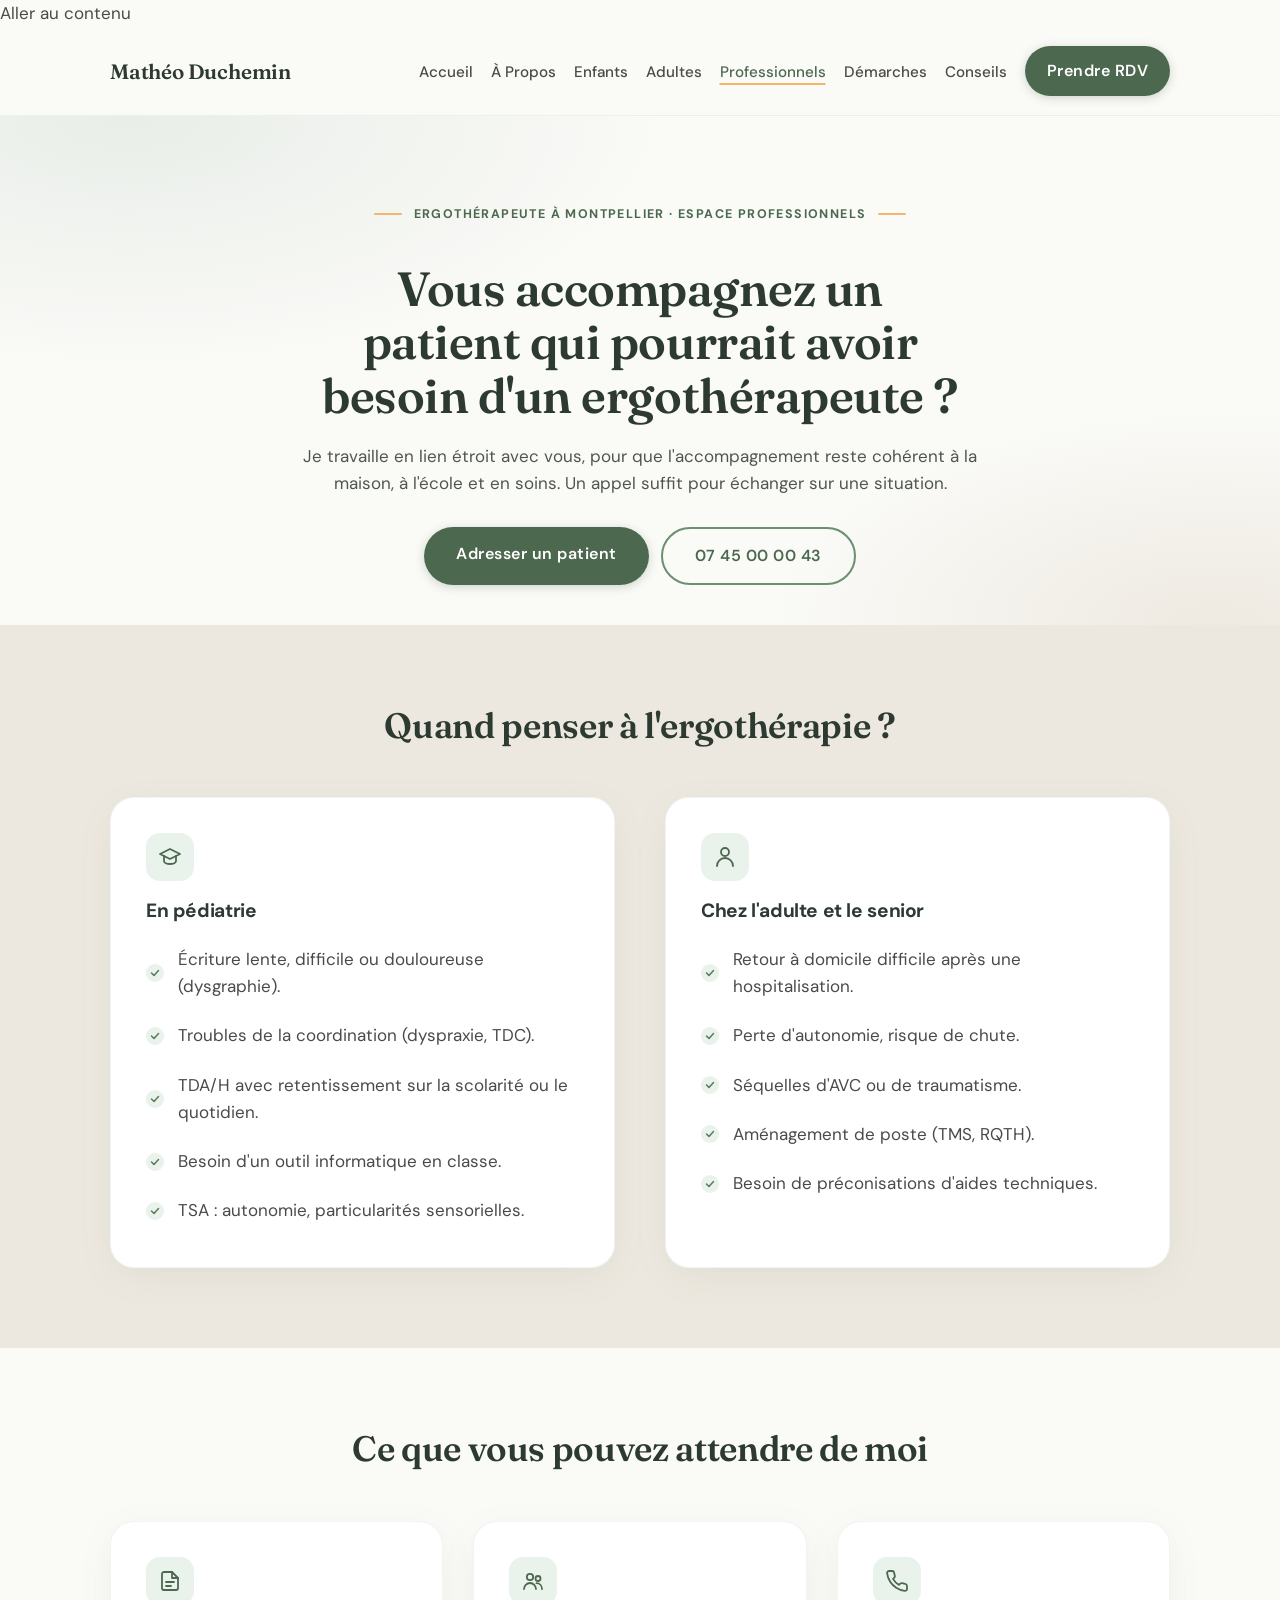
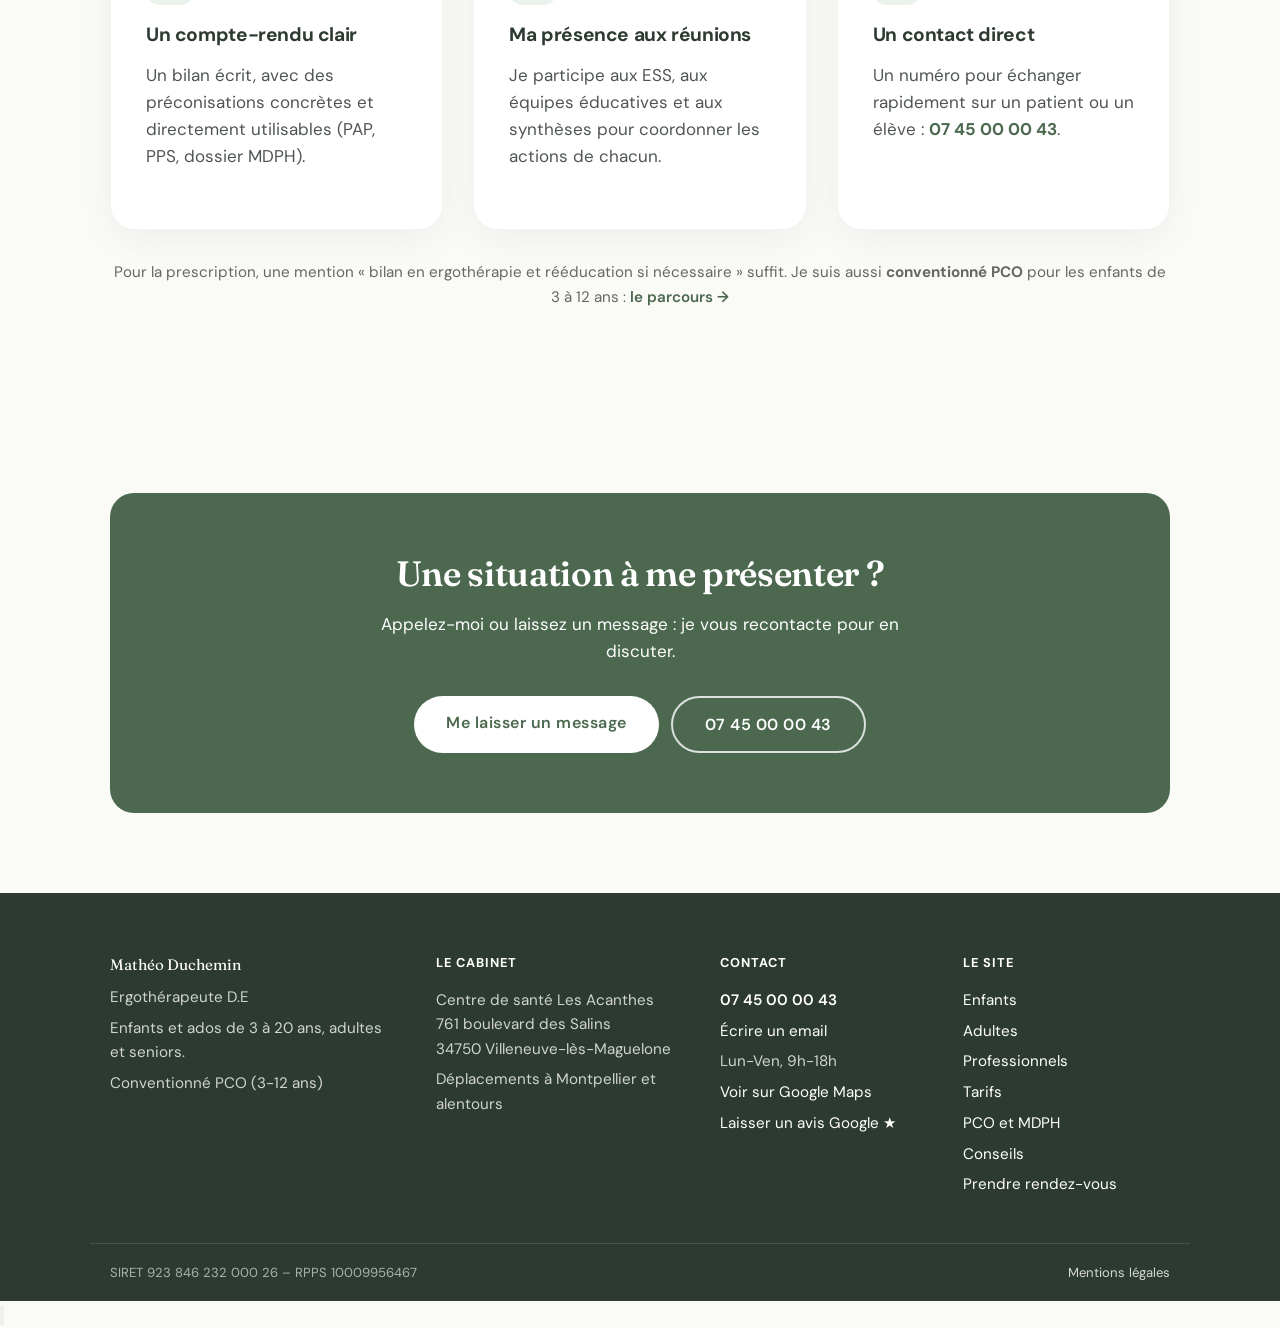
<file: pros.html>
<!DOCTYPE html>
<html lang="fr">
<head>
    <meta charset="UTF-8">
    <meta name="viewport" content="width=device-width, initial-scale=1.0">
    <title>Professionnels de santé et de l'éducation | Mathéo Duchemin, ergothérapeute</title>
    <meta name="description" content="Médecins, enseignants, paramédicaux : adressez un patient à Mathéo Duchemin, ergothérapeute à Montpellier. Compte-rendu écrit, participation aux ESS et synthèses.">
    <link rel="canonical" href="https://www.ergotherapie-montpellier.fr/pros.html">
    <meta property="og:type" content="website">
    <meta property="og:locale" content="fr_FR">
    <meta property="og:site_name" content="Mathéo Duchemin, ergothérapeute">
    <meta property="og:title" content="Professionnels de santé et de l'éducation | Mathéo Duchemin, ergothérapeute">
    <meta property="og:description" content="Médecins, enseignants, paramédicaux : adressez un patient à Mathéo Duchemin, ergothérapeute à Montpellier. Compte-rendu écrit, participation aux ESS et synthèses.">
    <meta property="og:url" content="https://www.ergotherapie-montpellier.fr/pros.html">
    <meta property="og:image" content="https://www.ergotherapie-montpellier.fr/matheo-portrait.jpg">
    <meta property="og:image:width" content="900">
    <meta property="og:image:height" content="1200">
    <meta property="og:image:alt" content="Portrait de Mathéo Duchemin, ergothérapeute">
    <meta name="twitter:card" content="summary">
    <meta name="robots" content="index, follow">
    <link rel="icon" href="favicon.ico" sizes="48x48">
    <link rel="icon" type="image/png" sizes="192x192" href="icon-192.png">
    <link rel="apple-touch-icon" href="apple-touch-icon.png">
    <link href="https://fonts.googleapis.com/css2?family=DM+Sans:wght@400;500;700&family=Fraunces:opsz,wght@9..144,600&display=swap" rel="stylesheet">
    <link rel="stylesheet" href="style.css">
</head>
<body>
    <a href="#contenu" class="skip-link">Aller au contenu</a>

    <nav class="navbar">
        <div class="container nav-container">
            <div class="brand"><a href="index.html">Mathéo Duchemin</a></div>
            <ul class="nav-menu">
                <li><a href="index.html" class="nav-link">Accueil</a></li>
                <li><a href="a-propos.html" class="nav-link">À Propos</a></li>
                <li><a href="enfants.html" class="nav-link">Enfants</a></li>
                <li><a href="adultes.html" class="nav-link">Adultes</a></li>
                <li><a href="pros.html" class="nav-link active">Professionnels</a></li>
                <li><a href="demarches.html" class="nav-link">Démarches</a></li>
                <li><a href="conseils.html" class="nav-link">Conseils</a></li>
                <li><a href="contact.html" class="btn btn-primary">Prendre RDV</a></li>
            </ul>
        </div>
    </nav>

    <main id="contenu" tabindex="-1">

    <header class="section-padding text-center" style="padding-bottom: 40px;">
        <div class="container">
            <span class="hero-tag">Ergothérapeute à Montpellier · Espace professionnels</span>
            <h1 style="max-width: 820px; margin: 20px auto;">Vous accompagnez un patient qui pourrait avoir besoin d'un ergothérapeute ?</h1>
            <p style="max-width: 700px; margin: 0 auto;">Je travaille en lien étroit avec vous, pour que l'accompagnement reste cohérent à la maison, à l'école et en soins. Un appel suffit pour échanger sur une situation.</p>
            <div class="hero-actions" style="justify-content: center;">
                <a href="contact.html?objet=pro#rdv-form" class="btn btn-primary">Adresser un patient</a>
                <a href="tel:+33745000043" class="btn btn-outline">07 45 00 00 43</a>
            </div>
        </div>
    </header>

    <section class="section-padding bg-beige">
        <div class="container">
            <h2 class="text-center" style="margin-bottom: 50px;">Quand penser à l'ergothérapie ?</h2>
            <div class="grid-2" style="align-items: stretch;">
                <div class="card">
                    <div class="card-icon" aria-hidden="true"><svg viewBox="0 0 24 24"><path d="M2 9l10-5 10 5-10 5Z"/><path d="M6 11v5c0 1.7 2.7 3 6 3s6-1.3 6-3v-5"/></svg></div>
                    <h3>En pédiatrie</h3>
                    <ul class="check-list compact">
                        <li>Écriture lente, difficile ou douloureuse (dysgraphie).</li>
                        <li>Troubles de la coordination (dyspraxie, TDC).</li>
                        <li>TDA/H avec retentissement sur la scolarité ou le quotidien.</li>
                        <li>Besoin d'un outil informatique en classe.</li>
                        <li>TSA : autonomie, particularités sensorielles.</li>
                    </ul>
                </div>
                <div class="card">
                    <div class="card-icon" aria-hidden="true"><svg viewBox="0 0 24 24"><circle cx="12" cy="7" r="4"/><path d="M4 21c0-4.4 3.6-8 8-8s8 3.6 8 8"/></svg></div>
                    <h3>Chez l'adulte et le senior</h3>
                    <ul class="check-list compact">
                        <li>Retour à domicile difficile après une hospitalisation.</li>
                        <li>Perte d'autonomie, risque de chute.</li>
                        <li>Séquelles d'AVC ou de traumatisme.</li>
                        <li>Aménagement de poste (TMS, RQTH).</li>
                        <li>Besoin de préconisations d'aides techniques.</li>
                    </ul>
                </div>
            </div>
        </div>
    </section>

    <section class="section-padding">
        <div class="container">
            <div class="text-center" style="max-width: 700px; margin: 0 auto 50px auto;">
                <h2 style="margin-bottom: 1rem;">Ce que vous pouvez attendre de moi</h2>
            </div>
            <div class="grid-3">
                <div class="card">
                    <div class="card-icon" aria-hidden="true"><svg viewBox="0 0 24 24"><path d="M14 3H6a2 2 0 0 0-2 2v14a2 2 0 0 0 2 2h12a2 2 0 0 0 2-2V9Z"/><path d="M14 3v6h6"/><path d="M8 13h8M8 17h5"/></svg></div>
                    <h3>Un compte-rendu clair</h3>
                    <p>Un bilan écrit, avec des préconisations concrètes et directement utilisables (PAP, PPS, dossier MDPH).</p>
                </div>
                <div class="card">
                    <div class="card-icon" aria-hidden="true"><svg viewBox="0 0 24 24"><circle cx="9" cy="8" r="3.2"/><circle cx="17" cy="9.5" r="2.5"/><path d="M3 20c0-3.3 2.7-6 6-6s6 2.7 6 6"/><path d="M15.5 14.2c3 .1 5.5 2.4 5.5 5.8"/></svg></div>
                    <h3>Ma présence aux réunions</h3>
                    <p>Je participe aux ESS, aux équipes éducatives et aux synthèses pour coordonner les actions de chacun.</p>
                </div>
                <div class="card">
                    <div class="card-icon" aria-hidden="true"><svg viewBox="0 0 24 24"><path d="M22 16.9v3a2 2 0 0 1-2.2 2 19.8 19.8 0 0 1-8.6-3.1 19.5 19.5 0 0 1-6-6A19.8 19.8 0 0 1 2.1 4.2 2 2 0 0 1 4.1 2h3a2 2 0 0 1 2 1.7c.1 1 .4 1.9.7 2.8a2 2 0 0 1-.5 2.1L8 9.9a16 16 0 0 0 6 6l1.3-1.3a2 2 0 0 1 2.1-.4c.9.3 1.8.6 2.8.7a2 2 0 0 1 1.7 2Z"/></svg></div>
                    <h3>Un contact direct</h3>
                    <p>Un numéro pour échanger rapidement sur un patient ou un élève : <a href="tel:+33745000043" class="link-strong">07 45 00 00 43</a>.</p>
                </div>
            </div>
            <p class="text-center text-muted" style="margin-top: 30px;">Pour la prescription, une mention « bilan en ergothérapie et rééducation si nécessaire » suffit. Je suis aussi <strong>conventionné PCO</strong> pour les enfants de 3 à 12 ans : <a href="demarches.html#pco" class="card-link">le parcours →</a></p>
        </div>
    </section>

    <section class="section-padding">
        <div class="container">
            <div class="cta-final">
                <h2>Une situation à me présenter ?</h2>
                <p>Appelez-moi ou laissez un message : je vous recontacte pour en discuter.</p>
                <div class="hero-actions">
                    <a href="contact.html?objet=pro#rdv-form" class="btn btn-light">Me laisser un message</a>
                    <a href="tel:+33745000043" class="btn btn-ghost">07 45 00 00 43</a>
                </div>
            </div>
        </div>
    </section>

    </main>

    <footer class="site-footer">
        <div class="container footer-grid">
            <div>
                <p class="footer-brand">Mathéo Duchemin</p>
                <p>Ergothérapeute D.E</p>
                <p>Enfants et ados de 3 à 20 ans, adultes et seniors.</p>
                <p>Conventionné PCO (3-12 ans)</p>
            </div>
            <div>
                <p class="footer-title">Le cabinet</p>
                <p>Centre de santé Les Acanthes<br>761 boulevard des Salins<br>34750 Villeneuve-lès-Maguelone</p>
                <p>Déplacements à Montpellier et alentours</p>
            </div>
            <div>
                <p class="footer-title">Contact</p>
                <p><a href="tel:+33745000043">07 45 00 00 43</a></p>
                <p><a href="mailto:matheoduchemin.ergo@gmail.com">Écrire un email</a></p>
                <p>Lun-Ven, 9h-18h</p>
                <p><a href="https://maps.google.com/?cid=7769833148488688692" target="_blank" rel="noopener">Voir sur Google Maps</a></p>
                <p><a href="https://maps.google.com/?cid=7769833148488688692" target="_blank" rel="noopener">Laisser un avis Google ★</a></p>
            </div>
            <div>
                <p class="footer-title">Le site</p>
                <ul class="footer-links">
                    <li><a href="enfants.html">Enfants</a></li>
                    <li><a href="adultes.html">Adultes</a></li>
                    <li><a href="pros.html">Professionnels</a></li>
                    <li><a href="contact.html#tarifs">Tarifs</a></li>
                    <li><a href="demarches.html">PCO et MDPH</a></li>
                    <li><a href="conseils.html">Conseils</a></li>
                    <li><a href="contact.html">Prendre rendez-vous</a></li>
                </ul>
            </div>
        </div>
        <div class="container footer-bottom">
            <span>SIRET 923 846 232 000 26 – RPPS 10009956467</span>
            <a href="mentions.html">Mentions légales</a>
        </div>
    </footer>

    <div class="mobile-cta">
        <a href="tel:+33745000043" class="btn btn-primary">Appeler</a>
        <a href="contact.html" class="btn btn-outline">Être rappelé(e)</a>
    </div>

    <script src="site.js" defer></script>
</body>

</html>
</file>
<file: style.css>
/* -----------------------------------------------------------
   STYLE.CSS - Version "Chaleur & Humain"
   Design : Organique, Tactile, Accueillant
----------------------------------------------------------- */

:root {
    /* --- PALETTE DE COULEURS --- */
    /* Fond : Un blanc cassé chaud (type papier à lettre) */
    --color-bg: #FAFAF7;
    --color-bg-alt: #EDE8DF; /* Beige sable pour les alternances */
    
    /* Couleur Principale : Vert Sauge (Nature et Apaisement) */
    --color-primary: #6B8F71;
    --color-primary-dark: #4C6950;
    --color-primary-light: #8FAE9E;
    
    /* Texte : Gris chaud (plus doux que le noir) */
    --color-text-main: #4A4A4A;
    --color-text-muted: #666666;
    
    /* --- OMBRES & PROFONDEUR --- */
    /* Ombre teintée de vert pour un effet lumineux */
    --shadow-soft: 0 10px 40px -10px rgba(107, 143, 113, 0.15);
    /* Ombre plus marquée au survol */
    --shadow-hover: 0 20px 40px -10px rgba(107, 143, 113, 0.25);
    
    /* --- FORMES --- */
    --radius-card: 24px;      /* Coins très doux */
    --radius-btn: 50px;       /* Boutons pilules */
    --container-width: 1100px;
    --font-main: 'DM Sans', sans-serif;
}

/* -----------------------------------------------------------
   BASE & ATMOSPHÈRE
----------------------------------------------------------- */
* { margin: 0; padding: 0; box-sizing: border-box; }

body {
    background-color: var(--color-bg);
    color: var(--color-text-main);
    font-family: var(--font-main);
    line-height: 1.6;
    font-size: 17px;
    
    /* Texture subtile "Grain de papier" */
    background-image: radial-gradient(#6B8F71 0.5px, transparent 0.5px), radial-gradient(#6B8F71 0.5px, var(--color-bg) 0.5px);
    background-size: 20px 20px;
    background-position: 0 0, 10px 10px;
    /* Rend la texture très discrète */
    background-blend-mode: multiply;
}

/* Images : Style "Cadre photo" organique */
img {
    max-width: 100%;
    height: auto;
    display: block;
    border-radius: var(--radius-card);
    transition: transform 0.5s ease;
}

/* Ajoute un petit bord blanc et une ombre aux images principales */
header img, .grid-2 img {
    border: 4px solid white;
    box-shadow: 10px 10px 0px var(--color-bg-alt), 0 10px 30px rgba(0,0,0,0.05);
}

/* --- AJUSTEMENT PARFAIT DE LA PHOTO D'ACCUEIL --- */
.grid-2 img {
    width: 100%;
    max-width: 330px;      /* Légèrement réduit pour un alignement parfait avec le texte */
    height: auto;
    margin: 0 auto;
    object-fit: contain;
}

/* Petit mouvement sympa au survol de l'image */
header img:hover, .grid-2 img:hover {
    transform: scale(1.02) rotate(1deg);
}

a { text-decoration: none; color: inherit; transition: all 0.3s ease; }
ul { list-style: none; }

/* -----------------------------------------------------------
   LAYOUT
----------------------------------------------------------- */
.container {
    max-width: var(--container-width);
    margin: 0 auto;
    padding: 0 20px;
}

.section-padding { padding: 80px 0; }
.bg-beige { background-color: var(--color-bg-alt); }
.bg-white { background-color: rgba(255, 255, 255, 0.8); } /* Légère transparence */

.grid-2 { display: grid; grid-template-columns: 1fr 1fr; gap: 50px; align-items: center; }
.grid-3 { display: grid; grid-template-columns: repeat(auto-fit, minmax(300px, 1fr)); gap: 30px; }

/* -----------------------------------------------------------
   TYPOGRAPHIE
----------------------------------------------------------- */
h1, h2, h3, h4 {
    color: #2D3A31; /* Vert très foncé presque noir */
    font-weight: 700;
    line-height: 1.2;
    margin-bottom: 1rem;
    letter-spacing: -0.02em; /* Rapproche les lettres pour moderniser */
}

h1 { font-size: 2.8rem; }
h2 { font-size: 2rem; margin-bottom: 2rem; color: var(--color-primary); }
p { margin-bottom: 1.5rem; color: #555; }

.text-center { text-align: center; }
.text-muted { color: var(--color-text-muted); font-size: 0.95rem; }

/* Tag décoratif (ex: "Ergothérapeute") */
.hero-tag {
    display: inline-block;
    background: white;
    color: var(--color-primary-dark);
    border: 1px solid var(--color-primary-light);
    padding: 8px 18px;
    border-radius: 20px;
    font-size: 0.85rem;
    font-weight: 600;
    margin-bottom: 20px;
    text-transform: uppercase;
    letter-spacing: 1px;
    box-shadow: 0 4px 10px rgba(107, 143, 113, 0.1);
}

/* -----------------------------------------------------------
   NAVIGATION (Glassmorphism)
----------------------------------------------------------- */
.navbar {
    background: rgba(250, 250, 247, 0.85); /* Fond semi-transparent */
    backdrop-filter: blur(12px);          /* Effet de flou derrière */
    -webkit-backdrop-filter: blur(12px);
    padding: 1.2rem 0;
    position: sticky;
    top: 0;
    z-index: 1000;
    border-bottom: 1px solid rgba(107, 143, 113, 0.1);
}

.nav-container {
    display: flex;
    justify-content: space-between;
    align-items: center;
}

.brand a {
    font-size: 1.5rem;
    font-weight: 700;
    color: var(--color-primary);
    letter-spacing: -0.5px;
}

.nav-menu { display: flex; gap: 35px; align-items: center; }
.nav-link { font-weight: 500; color: var(--color-text-main); font-size: 0.95rem; }
.nav-link:hover, .nav-link.active { color: var(--color-primary); }

/* -----------------------------------------------------------
   COMPOSANTS : BOUTONS & CARTES
----------------------------------------------------------- */

/* Boutons avec dégradé subtil */
.btn {
    display: inline-block;
    padding: 14px 32px;
    border-radius: var(--radius-btn);
    font-weight: 600;
    cursor: pointer;
    border: none;
    font-size: 1rem;
    letter-spacing: 0.5px;
    transition: all 0.3s cubic-bezier(0.175, 0.885, 0.32, 1.275);
}

.btn-primary {
    /* Vert plus foncé : texte blanc lisible (contraste conforme WCAG AA) */
    background: linear-gradient(135deg, var(--color-primary-dark) 0%, #4C6950 100%);
    color: white;
    box-shadow: 0 4px 15px rgba(107, 143, 113, 0.3);
}

.btn-primary:hover {
    transform: translateY(-3px);
    box-shadow: 0 8px 25px rgba(107, 143, 113, 0.4);
}

.btn-outline {
    background: transparent;
    border: 2px solid var(--color-primary);
    color: var(--color-primary-dark);
}

.btn-outline:hover {
    background: var(--color-primary);
    color: white;
    transform: translateY(-3px);
}

/* Cartes interactives */
.card {
    background: white;
    padding: 35px;
    border-radius: var(--radius-card);
    box-shadow: var(--shadow-soft);
    border: 1px solid rgba(0,0,0,0.02);
    display: flex;
    flex-direction: column;
    position: relative;
    overflow: hidden;
    transition: all 0.4s ease;
}

/* Barre décorative en haut de la carte */
.card::before {
    content: '';
    position: absolute;
    top: 0; left: 0; width: 100%; height: 4px;
    background: linear-gradient(90deg, var(--color-bg-alt), var(--color-primary));
    opacity: 0.5;
    transition: opacity 0.3s;
}

.card:hover {
    transform: translateY(-8px); /* La carte monte */
    box-shadow: var(--shadow-hover);
    border-color: rgba(107, 143, 113, 0.2);
}

.card:hover::before { opacity: 1; }

/* -----------------------------------------------------------
   SPÉCIFIQUE : ÉTAPES NUMÉROTÉES (Pour Enfants/Adultes)
----------------------------------------------------------- */
/* Transforme les ronds de couleur unis en anneaux élégants */
div[style*="background: var(--color-primary)"] {
    background: white !important;
    color: var(--color-primary) !important;
    border: 2px solid var(--color-primary);
    box-shadow: 0 4px 10px rgba(107, 143, 113, 0.15);
    font-weight: bold;
    font-size: 1.2rem;
}

/* -----------------------------------------------------------
   FORMULAIRE
----------------------------------------------------------- */
.form-group { margin-bottom: 25px; }
.form-label { display: block; margin-bottom: 10px; font-weight: 600; color: var(--color-text-main); }
.form-input {
    width: 100%;
    padding: 16px;
    border: 1px solid #e0e0e0;
    border-radius: 16px;
    background: #FAFAF9; /* Gris très très clair */
    font-family: inherit;
    font-size: 1rem;
    transition: all 0.3s;
}

.form-input:focus {
    outline: none;
    background: white;
    border-color: var(--color-primary);
    box-shadow: 0 0 0 4px rgba(107, 143, 113, 0.1);
}

/* -----------------------------------------------------------
   FOOTER
----------------------------------------------------------- */
footer {
    background: white;
    padding: 60px 0;
    border-top: 1px solid rgba(0,0,0,0.05);
    text-align: center;
    color: var(--color-text-muted);
}

/* -----------------------------------------------------------
   MOBILE RESPONSIVE
----------------------------------------------------------- */
@media (max-width: 768px) {
    .grid-2 { grid-template-columns: 1fr; gap: 30px; }
    
    .nav-container { flex-direction: column; gap: 15px; }
    .nav-menu { 
        gap: 15px; 
        flex-wrap: wrap; 
        justify-content: center;
        background: rgba(255,255,255,0.5);
        padding: 10px;
        border-radius: 15px;
    }
    
    h1 { font-size: 2.2rem; }
    .container { padding: 0 25px; }
}

/* -----------------------------------------------------------
   REFONTE ÉTAPES 1-2 : FORMULAIRE, TARIFS, ACCUEIL, MOBILE
----------------------------------------------------------- */

/* Formulaire */
.form-row { display: grid; grid-template-columns: 1fr 1fr; gap: 20px; }
.req { color: #B3261E; margin-left: 2px; }
.form-hint { display: block; margin-top: 6px; font-size: .85rem; color: var(--color-text-muted); }
.form-error { display: block; min-height: 1.2em; margin-top: 4px; font-size: .85rem; color: #B3261E; }
.form-input.is-invalid { border-color: #B3261E; background: #FFF7F6; }
.form-input.is-invalid:focus { box-shadow: 0 0 0 4px rgba(179, 38, 30, .12); }
.form-note { margin: 14px 0 0; font-size: .85rem; color: var(--color-text-muted); }
.form-note a { text-decoration: underline; }
.form-status { margin: 16px 0 0; border-radius: 12px; font-weight: 600; }
.form-status.is-success { padding: 14px 16px; background: #EAF2EC; color: var(--color-primary-dark); }
.form-status.is-error { padding: 14px 16px; background: #FDECEA; color: #B3261E; }
.btn:disabled { opacity: .6; cursor: wait; transform: none; }
.contact-info-side a { color: white; text-decoration: underline; text-underline-offset: 3px; }
.link-strong { color: var(--color-primary-dark); font-weight: 700; white-space: nowrap; }

/* Tarifs */
.price-grid { display: grid; grid-template-columns: repeat(auto-fit, minmax(260px, 1fr)); gap: 24px; }
.price-card {
    background: white;
    border-radius: var(--radius-card);
    box-shadow: var(--shadow-soft);
    padding: 32px;
    display: flex;
    flex-direction: column;
    text-align: center;
}
.price-label { margin-bottom: .25rem; font-weight: 700; color: #2D3A31; font-size: 1.05rem; }
.price-amount { margin-bottom: 1rem; font-size: 2.6rem; font-weight: 700; color: var(--color-primary-dark); line-height: 1.1; }
.price-amount-text { font-size: 2rem; padding: .3rem 0; }
.price-detail { font-size: .95rem; color: var(--color-text-muted); flex-grow: 1; }
.price-card .btn { align-self: center; }

/* FAQ sur 2 colonnes */
.grid-faq { display: grid; grid-template-columns: repeat(auto-fit, minmax(300px, 1fr)); gap: 30px; }

/* Accueil */
.hero-actions { display: flex; flex-wrap: wrap; gap: 12px; margin-top: 30px; }
.hero-reassurance { display: flex; flex-wrap: wrap; gap: 8px 20px; margin-top: 22px; padding: 0; }
.hero-reassurance li { display: flex; align-items: center; gap: 8px; font-size: .92rem; color: var(--color-text-muted); }
.hero-reassurance li::before { content: ''; width: 8px; height: 8px; border-radius: 50%; background: var(--color-primary); flex-shrink: 0; }
.card-icon {
    width: 48px; height: 48px;
    border-radius: 14px;
    background: #EAF2EC;
    display: flex; align-items: center; justify-content: center;
    margin-bottom: 18px;
}
.card-icon svg { width: 24px; height: 24px; stroke: var(--color-primary-dark); fill: none; stroke-width: 1.8; stroke-linecap: round; stroke-linejoin: round; }
.card-link { margin-top: auto; color: var(--color-primary-dark); font-weight: 600; }
.card-link:hover { color: #2D3A31; }
.steps { display: grid; grid-template-columns: repeat(auto-fit, minmax(240px, 1fr)); gap: 30px; counter-reset: etape; }
.step { position: relative; padding-top: 64px; }
.step::before {
    counter-increment: etape;
    content: counter(etape);
    position: absolute; top: 0; left: 0;
    width: 46px; height: 46px; border-radius: 50%;
    border: 2px solid var(--color-primary);
    color: var(--color-primary-dark);
    background: white;
    display: flex; align-items: center; justify-content: center;
    font-weight: 700; font-size: 1.2rem;
}
.step h3 { font-size: 1.2rem; margin-bottom: .5rem; }
.cta-final {
    background: var(--color-primary-dark);
    border-radius: var(--radius-card);
    padding: 60px 40px;
    text-align: center;
    color: white;
}
.cta-final h2 { color: white; margin-bottom: 1rem; }
.cta-final p { color: #fff; max-width: 560px; margin: 0 auto 28px; }
.cta-final .btn-light { background: white; color: var(--color-primary-dark); }
.cta-final .btn-ghost { border: 2px solid rgba(255,255,255,.8); color: white; background: transparent; }
.cta-final .btn-light:hover, .cta-final .btn-ghost:hover { transform: translateY(-3px); }
.cta-final .hero-actions { justify-content: center; }
footer a[href^="tel:"] { color: var(--color-primary-dark); font-weight: 600; }

/* Barre d'appel fixe sur mobile */
.mobile-cta { display: none; }
@media (max-width: 768px) {
    .form-row { grid-template-columns: 1fr; gap: 0; }
    .form-row .form-group { margin-bottom: 25px; }
    .hero-actions .btn { flex: 1 1 auto; text-align: center; }
    .cta-final { padding: 40px 24px; }
    body { padding-bottom: 84px; }
    .mobile-cta {
        display: flex; gap: 10px;
        position: fixed; left: 0; right: 0; bottom: 0; z-index: 1001;
        padding: 12px 16px calc(12px + env(safe-area-inset-bottom));
        background: rgba(250, 250, 247, .96);
        border-top: 1px solid rgba(107, 143, 113, .2);
        box-shadow: 0 -6px 20px rgba(0,0,0,.06);
    }
    .mobile-cta .btn { flex: 1; text-align: center; padding: 12px 10px; }
    .mobile-cta .btn-outline { background: white; }
}

@media (prefers-reduced-motion: reduce) {
    *, *::before, *::after { transition: none !important; scroll-behavior: auto !important; }
}

/* -----------------------------------------------------------
   REFONTE ÉTAPE 3 : À PROPOS, ENFANTS, ADULTES, PRO
----------------------------------------------------------- */
.card h3 { font-size: 1.2rem; }
.card-tags { font-size: .82rem; font-weight: 600; letter-spacing: .3px; color: var(--color-primary-dark); margin-bottom: .75rem; }
.card-offer {
    margin-top: auto;
    padding-top: 15px;
    border-top: 1px solid #eee;
    font-size: .95rem;
    color: var(--color-text-muted);
}
.card-offer strong { color: #2D3A31; }

/* Portrait rond (À propos) */
.portrait-round { position: relative; width: 340px; max-width: 100%; aspect-ratio: 1; margin: 0 auto; }
.portrait-round::after {
    content: ''; position: absolute; inset: 0;
    transform: translate(18px, 18px);
    border-radius: 50%; border: 2px solid var(--color-primary-light); z-index: 0;
}
.grid-2 .portrait-round img {
    position: relative; z-index: 1;
    width: 100%; height: 100%; max-width: none;
    object-fit: cover; object-position: center 25%;
    border-radius: 50%;
}

/* Frise du parcours */
.timeline { position: relative; padding-left: 34px; list-style: none; }
.timeline::before { content: ''; position: absolute; left: 8px; top: 6px; bottom: 6px; width: 2px; background: var(--color-primary-light); }
.timeline li { position: relative; background: white; border-radius: 18px; padding: 22px 26px; margin-bottom: 18px; box-shadow: var(--shadow-soft); }
.timeline li::before {
    content: ''; position: absolute; left: -32px; top: 28px;
    width: 14px; height: 14px; border-radius: 50%;
    background: white; border: 3px solid var(--color-primary-dark);
}
.timeline li:first-child::before { background: var(--color-primary-dark); }
.timeline h3 { font-size: 1.1rem; margin-bottom: .35rem; }
.timeline p { margin: 0; font-size: .95rem; }
.timeline-date { display: inline-block; font-size: .8rem; font-weight: 700; color: var(--color-primary-dark); text-transform: uppercase; letter-spacing: .6px; margin-bottom: 6px; }

/* Lieux (À propos) */
.location-item { display: flex; align-items: flex-start; gap: 15px; margin-bottom: 22px; }
.location-item .card-icon { margin-bottom: 0; flex-shrink: 0; background: white; }

/* Liste à puces cochées */
.check-list { list-style: none; padding: 0; display: grid; gap: 12px; }
.check-list li { position: relative; padding: 14px 18px 14px 50px; background: white; border-radius: 14px; box-shadow: var(--shadow-soft); }
.check-list li::before {
    content: ''; position: absolute; left: 18px; top: 50%;
    width: 18px; height: 18px; margin-top: -9px; border-radius: 50%;
    background: #EAF2EC url("data:image/svg+xml,%3Csvg xmlns='http://www.w3.org/2000/svg' viewBox='0 0 24 24' fill='none' stroke='%235A7A5F' stroke-width='3' stroke-linecap='round' stroke-linejoin='round'%3E%3Cpath d='M5 12l5 5 9-10'/%3E%3C/svg%3E") center/12px no-repeat;
}
.check-list.compact { gap: 6px; }
.check-list.compact li { box-shadow: none; padding: 8px 0 8px 32px; background: none; }
.check-list.compact li::before { left: 0; }

@media (max-width: 768px) {
    .portrait-round { width: 260px; }
    .timeline li { padding: 18px 20px; }
}

/* Citation « Pourquoi ce métier ? » et étape à venir de la frise */
.why-quote {
    position: relative;
    margin: 0;
    padding: 40px 44px 36px;
    background: white;
    border-radius: var(--radius-card);
    box-shadow: var(--shadow-soft);
    border-left: 6px solid var(--color-primary-dark);
}
.why-quote h2 { font-size: 1.5rem; margin-bottom: 1rem; }
.why-quote p { font-size: 1.15rem; line-height: 1.7; color: #2D3A31; margin-bottom: 1rem; }
.why-quote cite { font-style: normal; font-weight: 700; color: var(--color-primary-dark); }
.why-quote cite::before { content: '— '; }
.timeline li.timeline-next { background: #EAF2EC; box-shadow: none; border: 2px dashed var(--color-primary-light); }
.timeline li.timeline-next::before { background: #EAF2EC; border-style: dashed; }
.timeline li:nth-child(2)::before { background: var(--color-primary-dark); }
.timeline li:first-child.timeline-next::before { background: #EAF2EC; }
@media (max-width: 768px) { .why-quote { padding: 28px 24px; } }


/* ===========================================================
   FINITIONS DESIGN (aspect professionnel)
=========================================================== */
:root {
    --font-title: 'Fraunces', Georgia, serif;
    --color-ink: #2D3A31;
}

/* Fond uni, plus net que la texture à points */
body { background-image: none; background-color: var(--color-bg); }

/* Titres : serif douce et élégante, vert foncé lisible */
h1, h2, .brand a { font-family: var(--font-title); font-weight: 600; letter-spacing: -0.01em; }
h1 { font-size: clamp(2.1rem, 4.2vw, 3rem); line-height: 1.12; color: var(--color-ink); }
h2 { font-size: clamp(1.7rem, 3vw, 2.2rem); color: var(--color-primary-dark); }
h3, h4 { font-family: var(--font-main); }
.brand a { font-size: 1.45rem; color: var(--color-ink); }
p { color: #4F5650; }

/* Liens et focus clavier visibles */
a:focus-visible, button:focus-visible, .btn:focus-visible, select:focus-visible {
    outline: 3px solid var(--color-primary-light); outline-offset: 3px;
}

/* Cartes : plus sobres (sans barre décorative), survol discret */
.card::before { display: none; }
.card { border: 1px solid rgba(45, 58, 49, 0.06); }
.card:hover { transform: translateY(-4px); }
header img:hover, .grid-2 img:hover { transform: none; }

/* Bandeaux de haut de page : halo doux */
header.section-padding {
    background:
        radial-gradient(ellipse 60% 70% at 10% 0%, rgba(143, 174, 158, 0.16), transparent 70%),
        radial-gradient(ellipse 50% 60% at 95% 100%, rgba(237, 232, 223, 0.9), transparent 70%);
}

/* Boutons : ombre plus fine */
.btn-primary { box-shadow: 0 2px 10px rgba(74, 105, 80, 0.25); }
.btn-primary:hover { box-shadow: 0 8px 20px rgba(74, 105, 80, 0.3); }
.btn:hover { transform: translateY(-2px); }

/* Apparition douce au défilement (gérée par site.js) */
.reveal { opacity: 0; transform: translateY(16px); transition: opacity .6s ease, transform .6s ease; }
.reveal.is-visible { opacity: 1; transform: none; }

/* ---------- Curseur : crayon avec guide-doigts ergonomique (souris uniquement) ---------- */
@media (pointer: fine) {
    html, body { cursor: url("data:image/svg+xml,%3Csvg xmlns='http://www.w3.org/2000/svg' width='32' height='32' viewBox='0 0 32 32'%3E%3Cpolygon points='3.00,29.00 6.32,21.01 7.74,19.60 6.96,17.97 11.77,13.16 13.39,13.94 21.17,6.16 24.00,4.04 27.96,8.00 25.84,10.83 18.06,18.61 18.84,20.23 14.03,25.04 12.40,24.26 10.99,25.68' fill='white' stroke='white' stroke-width='3' stroke-linejoin='round'/%3E%3Cpolygon points='6.32,21.01 19.05,8.28 23.72,12.95 10.99,25.68' fill='%236B8F71'/%3E%3Cpolygon points='19.05,8.28 20.75,6.58 25.42,11.25 23.72,12.95' fill='%23B9C2BB'/%3E%3Cpolygon points='20.75,6.58 21.17,6.16 24.00,4.04 27.96,8.00 25.84,10.83 25.42,11.25' fill='%23E8A598'/%3E%3Cpolygon points='3.00,29.00 6.32,21.01 10.99,25.68' fill='%23EDD9B8'/%3E%3Cpolygon points='3.00,29.00 4.25,26.00 6.00,27.75' fill='%232D3A31'/%3E%3Cpolygon points='7.74,19.60 6.96,17.97 11.77,13.16 13.39,13.94 18.06,18.61 18.84,20.23 14.03,25.04 12.40,24.26' fill='%23F2B66D'/%3E%3Cline x1='8.80' y1='16.98' x2='15.02' y2='23.20' stroke='rgba%2845,58,49,.45%29' stroke-width='0.8'/%3E%3Cline x1='9.79' y1='15.99' x2='16.01' y2='22.21' stroke='rgba%2845,58,49,.45%29' stroke-width='0.8'/%3E%3Cline x1='10.78' y1='15.00' x2='17.00' y2='21.22' stroke='rgba%2845,58,49,.45%29' stroke-width='0.8'/%3E%3Cpolygon points='3.00,29.00 6.32,21.01 7.74,19.60 6.96,17.97 11.77,13.16 13.39,13.94 21.17,6.16 24.00,4.04 27.96,8.00 25.84,10.83 18.06,18.61 18.84,20.23 14.03,25.04 12.40,24.26 10.99,25.68' fill='none' stroke='%232D3A31' stroke-width='1' stroke-linejoin='round'/%3E%3C/svg%3E") 3 29, auto; }
    a, button, .btn, select, label, summary, [role="button"] {
        cursor: url("data:image/svg+xml,%3Csvg xmlns='http://www.w3.org/2000/svg' width='32' height='32' viewBox='0 0 32 32'%3E%3Cpolygon points='3.00,29.00 6.32,21.01 7.74,19.60 6.96,17.97 11.77,13.16 13.39,13.94 21.17,6.16 24.00,4.04 27.96,8.00 25.84,10.83 18.06,18.61 18.84,20.23 14.03,25.04 12.40,24.26 10.99,25.68' fill='white' stroke='white' stroke-width='3' stroke-linejoin='round'/%3E%3Cpolygon points='6.32,21.01 19.05,8.28 23.72,12.95 10.99,25.68' fill='%233F5A44'/%3E%3Cpolygon points='19.05,8.28 20.75,6.58 25.42,11.25 23.72,12.95' fill='%23B9C2BB'/%3E%3Cpolygon points='20.75,6.58 21.17,6.16 24.00,4.04 27.96,8.00 25.84,10.83 25.42,11.25' fill='%23E8A598'/%3E%3Cpolygon points='3.00,29.00 6.32,21.01 10.99,25.68' fill='%23EDD9B8'/%3E%3Cpolygon points='3.00,29.00 4.25,26.00 6.00,27.75' fill='%232D3A31'/%3E%3Cpolygon points='7.74,19.60 6.96,17.97 11.77,13.16 13.39,13.94 18.06,18.61 18.84,20.23 14.03,25.04 12.40,24.26' fill='%23E8894F'/%3E%3Cline x1='8.80' y1='16.98' x2='15.02' y2='23.20' stroke='rgba%2845,58,49,.45%29' stroke-width='0.8'/%3E%3Cline x1='9.79' y1='15.99' x2='16.01' y2='22.21' stroke='rgba%2845,58,49,.45%29' stroke-width='0.8'/%3E%3Cline x1='10.78' y1='15.00' x2='17.00' y2='21.22' stroke='rgba%2845,58,49,.45%29' stroke-width='0.8'/%3E%3Cpolygon points='3.00,29.00 6.32,21.01 7.74,19.60 6.96,17.97 11.77,13.16 13.39,13.94 21.17,6.16 24.00,4.04 27.96,8.00 25.84,10.83 18.06,18.61 18.84,20.23 14.03,25.04 12.40,24.26 10.99,25.68' fill='none' stroke='%232D3A31' stroke-width='1' stroke-linejoin='round'/%3E%3C/svg%3E") 3 29, pointer;
    }
    input, textarea { cursor: text; }
}

/* ---------- Pied de page complet ---------- */
.site-footer { background: var(--color-ink); color: rgba(255,255,255,.8); padding: 60px 0 0; text-align: left; border: 0; }
.site-footer p { color: rgba(255,255,255,.78); margin: 0 0 .4rem; font-size: .95rem; }
.site-footer a { color: white; }
.site-footer a:hover { text-decoration: underline; }
.footer-grid { display: grid; grid-template-columns: 1.4fr 1.2fr 1fr 1fr; gap: 36px; padding-bottom: 40px; }
.footer-brand { font-family: var(--font-title); font-size: 1.4rem; color: white !important; margin-bottom: .5rem !important; }
.site-footer h4, .site-footer .footer-title { color: white; font-size: .8rem; text-transform: uppercase; letter-spacing: 1px; margin-bottom: .9rem; }
.footer-links { list-style: none; padding: 0; margin: 0; }
.footer-links li { margin-bottom: .4rem; font-size: .95rem; }
.footer-bottom { border-top: 1px solid rgba(255,255,255,.12); padding: 18px 20px; display: flex; flex-wrap: wrap; justify-content: space-between; gap: 8px; font-size: .82rem; color: rgba(255,255,255,.6); }
.footer-bottom a { color: rgba(255,255,255,.8); }

/* ---------- Menu mobile repliable ---------- */
.nav-toggle { display: none; }
@media (max-width: 900px) {
    .footer-grid { grid-template-columns: 1fr 1fr; }
}
@media (max-width: 768px) {
    .navbar { padding: .8rem 0; }
    .nav-container { flex-direction: row; flex-wrap: wrap; gap: 0; }
    .brand a { font-size: 1.25rem; }
    .nav-toggle {
        display: inline-flex; align-items: center; gap: 8px;
        background: white; border: 1px solid rgba(45,58,49,.15); border-radius: 50px;
        padding: 8px 14px; font: inherit; font-weight: 600; font-size: .9rem; color: var(--color-ink);
    }
    .nav-toggle-bars, .nav-toggle-bars::before, .nav-toggle-bars::after {
        display: block; width: 16px; height: 2px; background: var(--color-ink); border-radius: 2px; position: relative; transition: transform .25s;
    }
    .nav-toggle-bars::before, .nav-toggle-bars::after { content: ''; position: absolute; left: 0; }
    .nav-toggle-bars::before { top: -5px; }
    .nav-toggle-bars::after { top: 5px; }
    .is-open .nav-toggle-bars { background: transparent; }
    .is-open .nav-toggle-bars::before { transform: translateY(5px) rotate(45deg); }
    .is-open .nav-toggle-bars::after { transform: translateY(-5px) rotate(-45deg); }
    .nav-menu {
        display: none; width: 100%; flex-direction: column; align-items: stretch; gap: 4px;
        margin-top: 12px; padding: 10px; background: white; border-radius: 18px; box-shadow: var(--shadow-soft);
    }
    .nav-container.is-open .nav-menu { display: flex; }
    .nav-menu .nav-link { display: block; padding: 10px 12px; border-radius: 10px; font-size: 1rem; }
    .nav-menu .nav-link.active { background: #EAF2EC; }
    .nav-menu .btn { display: block; text-align: center; margin-top: 6px; }
    .hero-tag { font-size: .72rem; letter-spacing: .6px; }
    .footer-grid { grid-template-columns: 1fr; gap: 26px; }
}

.site-footer a[href^="tel:"] { color: white; font-weight: 600; }

/* ---------- PCO, démarches, FAQ ---------- */
.badge-pco {
    display: inline-block; padding: 6px 14px; border-radius: 50px;
    background: #F2B66D; color: #2D3A31; font-weight: 700; font-size: .8rem; letter-spacing: .4px;
}
.pco-banner {
    display: flex; align-items: center; justify-content: space-between; gap: 30px;
    background: var(--color-primary-dark); color: white; border-radius: var(--radius-card); padding: 36px 40px;
}
.pco-banner h2 { color: white; margin: .8rem 0 .5rem; font-size: 1.7rem; }
.pco-banner p { color: #fff; margin: 0; max-width: 560px; }
.pco-banner .btn-light { background: white; color: var(--color-primary-dark); white-space: nowrap; }
.info-box { background: white; border-radius: 18px; padding: 26px 30px; box-shadow: var(--shadow-soft); border-left: 5px solid #F2B66D; }
.info-box h3 { font-size: 1.1rem; margin-bottom: .5rem; }
.steps-4 { grid-template-columns: repeat(auto-fit, minmax(200px, 1fr)); }
.mdph-steps { list-style: none; padding: 0; counter-reset: mdph; display: grid; gap: 16px; }
.mdph-steps li { counter-increment: mdph; position: relative; padding: 22px 26px 22px 80px; background: white; border-radius: 18px; box-shadow: var(--shadow-soft); }
.mdph-steps li::before {
    content: counter(mdph); position: absolute; left: 24px; top: 22px;
    width: 38px; height: 38px; border-radius: 50%; background: #EAF2EC; color: var(--color-primary-dark);
    display: flex; align-items: center; justify-content: center; font-weight: 700;
}
.mdph-steps h3 { font-size: 1.1rem; margin-bottom: .35rem; }
.mdph-steps p { margin: 0; }
.faq { max-width: 820px; margin: 0 auto; }
.faq-group { font-size: .85rem; text-transform: uppercase; letter-spacing: 1px; color: var(--color-primary-dark); margin: 30px 0 12px; }
.faq-group:first-child { margin-top: 0; }
.faq details { background: white; border-radius: 14px; margin-bottom: 10px; box-shadow: var(--shadow-soft); }
.faq summary { list-style: none; padding: 18px 54px 18px 22px; font-weight: 600; color: #2D3A31; position: relative; }
.faq summary::-webkit-details-marker { display: none; }
.faq summary::after { content: '+'; position: absolute; right: 22px; top: 50%; transform: translateY(-50%); font-size: 1.4rem; color: var(--color-primary-dark); transition: transform .2s; }
.faq details[open] summary::after { transform: translateY(-50%) rotate(45deg); }
.faq details p { padding: 0 22px 20px; margin: 0; color: var(--color-text-muted); }
@media (max-width: 768px) {
    .pco-banner { flex-direction: column; align-items: flex-start; padding: 28px 24px; }
    .mdph-steps li { padding: 20px 20px 20px 70px; }
    .mdph-steps li::before { left: 18px; }
}

/* Titres : retour à la ligne équilibré */
h1, h2, h3 { text-wrap: balance; }

/* Frise : point « En cours » bien centré sur la ligne (compense la bordure de 2px) */
.timeline li.timeline-next::before { left: -34px; top: 26px; }

/* Portrait À propos : photo en arche + forme organique douce derrière */
.portrait-round { width: 320px; aspect-ratio: 4 / 5; }
.portrait-round::after { display: none; }
.portrait-round::before {
    content: ''; position: absolute; z-index: 0;
    inset: 6% -10% -6% -10%;
    background: linear-gradient(145deg, #D3E2D7 0%, #EDE8DF 100%);
    border-radius: 58% 42% 52% 48% / 46% 54% 46% 54%;
}
.grid-2 .portrait-round img {
    border-radius: 200px 200px 28px 28px;
    border: 5px solid white;
    box-shadow: 0 18px 40px -12px rgba(45, 58, 49, 0.25);
}
.portrait-badge {
    position: absolute; z-index: 2; left: -6%; bottom: 10%;
    background: white; border-radius: 50px; padding: 10px 16px;
    box-shadow: 0 8px 24px -8px rgba(45, 58, 49, 0.3);
    font-size: .85rem; font-weight: 700; color: var(--color-ink);
    display: flex; align-items: center; gap: 8px;
}
.portrait-badge::before { content: ''; width: 10px; height: 10px; border-radius: 50%; background: #F2B66D; }
@media (max-width: 768px) { .portrait-round { width: 240px; } .portrait-badge { left: -4%; } }

/* Étiquette au-dessus des titres : style « sur-titre » épuré (remplace le cadre) */
.hero-tag {
    display: inline-flex; align-items: center; gap: 12px;
    background: none; border: 0; box-shadow: none; border-radius: 0; padding: 0;
    color: var(--color-primary-dark);
    font-size: .78rem; font-weight: 700; letter-spacing: 1.4px; line-height: 1.5;
    text-transform: uppercase;
    margin-bottom: 18px;
}
.hero-tag::before { content: ''; flex-shrink: 0; width: 28px; height: 2px; border-radius: 2px; background: #F2B66D; }
.text-center .hero-tag::after { content: ''; flex-shrink: 0; width: 28px; height: 2px; border-radius: 2px; background: #F2B66D; }
@media (max-width: 768px) { .hero-tag { font-size: .7rem; letter-spacing: .6px; gap: 8px; } .hero-tag::before, .text-center .hero-tag::after { width: 20px; } }
@media (max-width: 480px) { .tag-extra { display: none; } }

/* ---------- Conseils (articles) ---------- */
.article-list { display: grid; grid-template-columns: repeat(auto-fit, minmax(300px, 1fr)); gap: 28px; max-width: 1000px; margin: 0 auto; }
.article-card { display: flex; flex-direction: column; background: white; border-radius: var(--radius-card); padding: 32px; box-shadow: var(--shadow-soft); border: 1px solid rgba(45,58,49,.06); transition: transform .3s, box-shadow .3s; }
.article-card:hover { transform: translateY(-4px); box-shadow: var(--shadow-hover); }
.article-card h2 { font-size: 1.45rem; color: var(--color-ink); margin-bottom: .8rem; }
.article-card p { color: var(--color-text-muted); font-size: .97rem; }
.article-card .card-link { margin-top: auto; }
.article-cat { display: inline-block; font-size: .75rem; font-weight: 700; letter-spacing: 1px; text-transform: uppercase; color: var(--color-primary-dark); margin-bottom: 12px; }
.article { max-width: 740px; margin: 0 auto; padding: 60px 20px 40px; }
.article-header { margin-bottom: 30px; }
.article-back { display: table; font-size: .9rem; color: var(--color-primary-dark); font-weight: 600; margin-bottom: 24px; }
.article h1 { font-size: clamp(2rem, 4vw, 2.7rem); margin-bottom: .8rem; }
.article-meta { font-size: .9rem; color: var(--color-text-muted); }
.article-lead { font-size: 1.15rem; line-height: 1.7; color: var(--color-ink); }
.article h2 { font-size: 1.6rem; margin: 2.4rem 0 1rem; }
.article h3 { font-size: 1.1rem; margin: 1.6rem 0 .4rem; }
.article p { font-size: 1.05rem; line-height: 1.75; }
.article .check-list { margin: 1rem 0 1.5rem; }
.article-note { font-size: .88rem !important; color: var(--color-text-muted); font-style: italic; }
.article-author { display: flex; gap: 20px; align-items: flex-start; margin-top: 40px; padding: 26px; background: #EAF2EC; border-radius: 20px; }
.article-author img { width: 72px; height: 72px; border-radius: 50%; object-fit: cover; object-position: center 25%; flex-shrink: 0; border: 3px solid white; box-shadow: none; max-width: none; }
.article-author p { font-size: .97rem !important; margin-bottom: 14px; }
@media (max-width: 768px) { .article { padding-top: 40px; } .article-author { flex-direction: column; } }

/* Menu : plus compact sur écrans intermédiaires (tablettes, petits portables) */
@media (min-width: 769px) and (max-width: 1180px) {
    .nav-menu { gap: 18px; }
    .nav-link { font-size: .88rem; }
    .nav-menu .btn { padding: 11px 20px; font-size: .9rem; }
    .brand a { font-size: 1.25rem; }
}
@media (min-width: 769px) and (max-width: 940px) {
    .nav-menu { gap: 12px; }
    .nav-link { font-size: .82rem; }
    .nav-menu .btn { padding: 10px 14px; font-size: .82rem; }
    .brand a { font-size: 1.1rem; }
}

/* Bandeau avis Google (page Contact) */
.review-band { display: flex; align-items: center; justify-content: space-between; gap: 24px; background: white; border-radius: var(--radius-card); padding: 30px 36px; box-shadow: var(--shadow-soft); border-left: 5px solid #F2B66D; }
.review-band h2 { font-size: 1.5rem; margin-bottom: .4rem; }
.review-band p { margin: 0; }
.review-band .btn { white-space: nowrap; }
@media (max-width: 768px) { .review-band { flex-direction: column; align-items: flex-start; padding: 26px 22px; } }

/* Accessibilité / SEO */
.sr-only { position: absolute; width: 1px; height: 1px; padding: 0; margin: -1px; overflow: hidden; clip: rect(0,0,0,0); white-space: nowrap; border: 0; }
.site-footer .footer-title { font-weight: 700; font-family: var(--font-main); }
.zone-grid { display: grid; grid-template-columns: 1fr 1fr; gap: 48px; align-items: center; max-width: 1040px; }
.zone-map-wrap { margin: 0; background: white; border-radius: 24px; padding: 14px; box-shadow: 10px 10px 0 var(--color-bg-alt), 0 10px 30px rgba(0,0,0,.05); }
.zone-map { display: block; width: 100%; height: auto; border-radius: 14px; }
.zm-sea { fill: #E4ECEB; }
.zm-other path { fill: #F4F1EB; stroke: #D9D2C5; stroke-width: 1; }
.zm-served path { fill: #A9C2AE; stroke: #fff; stroke-width: 2.2; stroke-linejoin: round; transition: fill .2s; }
.zm-occ path { fill: #D5E2D7; stroke: #fff; stroke-width: 2.2; stroke-dasharray: 5 4; stroke-linejoin: round; }
.zm-served path:hover { fill: #8FAE96; }
.zm-labels text { font-family: var(--font-main); font-size: 19px; font-weight: 700; fill: var(--color-primary-dark); text-anchor: middle; paint-order: stroke; stroke: rgba(255,255,255,.85); stroke-width: 4px; stroke-linejoin: round; pointer-events: none; }
.zm-sea-label { font-family: var(--font-title); font-style: italic; font-size: 18px; fill: #8DA3A0; text-anchor: middle; }
.zm-pin path { fill: #C8754A; stroke: #fff; stroke-width: 2; }
.zm-pin circle { fill: #fff; }
.zone-map-wrap figcaption { font-size: .85rem; color: var(--color-text-muted); margin-top: 10px; text-align: center; line-height: 1.6; }
.zone-map-wrap figcaption small { font-size: .72rem; color: #666; }
.zm-key { display: inline-block; width: 12px; height: 12px; border-radius: 3px; background: #A9C2AE; vertical-align: -1px; margin-right: 4px; }
.zm-key-occ { background: #D5E2D7; margin-left: 10px; }
.zone-list li.zone-occ { background: transparent; border: 2px dashed #C9D6CB; }
.zm-key-pin { display: inline-block; width: 10px; height: 10px; border-radius: 50% 50% 50% 0; transform: rotate(-45deg); background: #C8754A; margin: 0 4px 0 14px; vertical-align: 0; }
.zone-list { list-style: none; padding: 0; margin: 1.5rem 0; display: flex; flex-wrap: wrap; gap: 10px; }
.zone-list li { background: var(--color-bg-alt); color: var(--color-primary-dark); font-weight: 600; padding: 8px 16px; border-radius: 999px; font-size: .95rem; }
@media (max-width: 860px) { .zone-grid { grid-template-columns: 1fr; gap: 32px; } .zone-map-wrap { order: 2; } .zone-text { text-align: center; } .zone-list { justify-content: center; } }

/* -----------------------------------------------------------
   HIÉRARCHIE DES COULEURS (nov. 2026)
   Le vert est réservé à ce qui se clique (boutons, liens, menu) :
   les titres passent en vert très foncé, presque noir, pour que
   les boutons d'action ressortent davantage.
----------------------------------------------------------- */
h2 { color: var(--color-ink); }
.nav-link { white-space: nowrap; }
.nav-link:hover, .nav-link.active { color: var(--color-primary-dark); }
.nav-link.active { text-decoration: underline; text-decoration-thickness: 2px; text-underline-offset: 6px; text-decoration-color: #F2B66D; }
.navbar .btn { white-space: nowrap; }
@media (min-width: 769px) and (max-width: 1300px) {
    .nav-container { gap: 24px; }
    .brand a { font-size: 1.3rem; }
    .nav-menu { gap: 18px; }
    .navbar .btn { padding: 12px 22px; }
}
@media (min-width: 769px) and (max-width: 900px) {
    .nav-container { gap: 14px; }
    .brand a { font-size: 1.05rem; }
    .nav-menu { gap: 10px; }
    .nav-link { font-size: .8rem; }
    .navbar .btn { padding: 9px 14px; font-size: .8rem; }
}
a:focus-visible, button:focus-visible, .btn:focus-visible, select:focus-visible { outline-color: var(--color-primary-dark); }
.contact-info-side p[style*="opacity"] { opacity: .9 !important; }
.brand a { white-space: nowrap; }
@media (max-width: 768px) { .nav-menu .nav-link.active { text-decoration: none; } }
</file>
